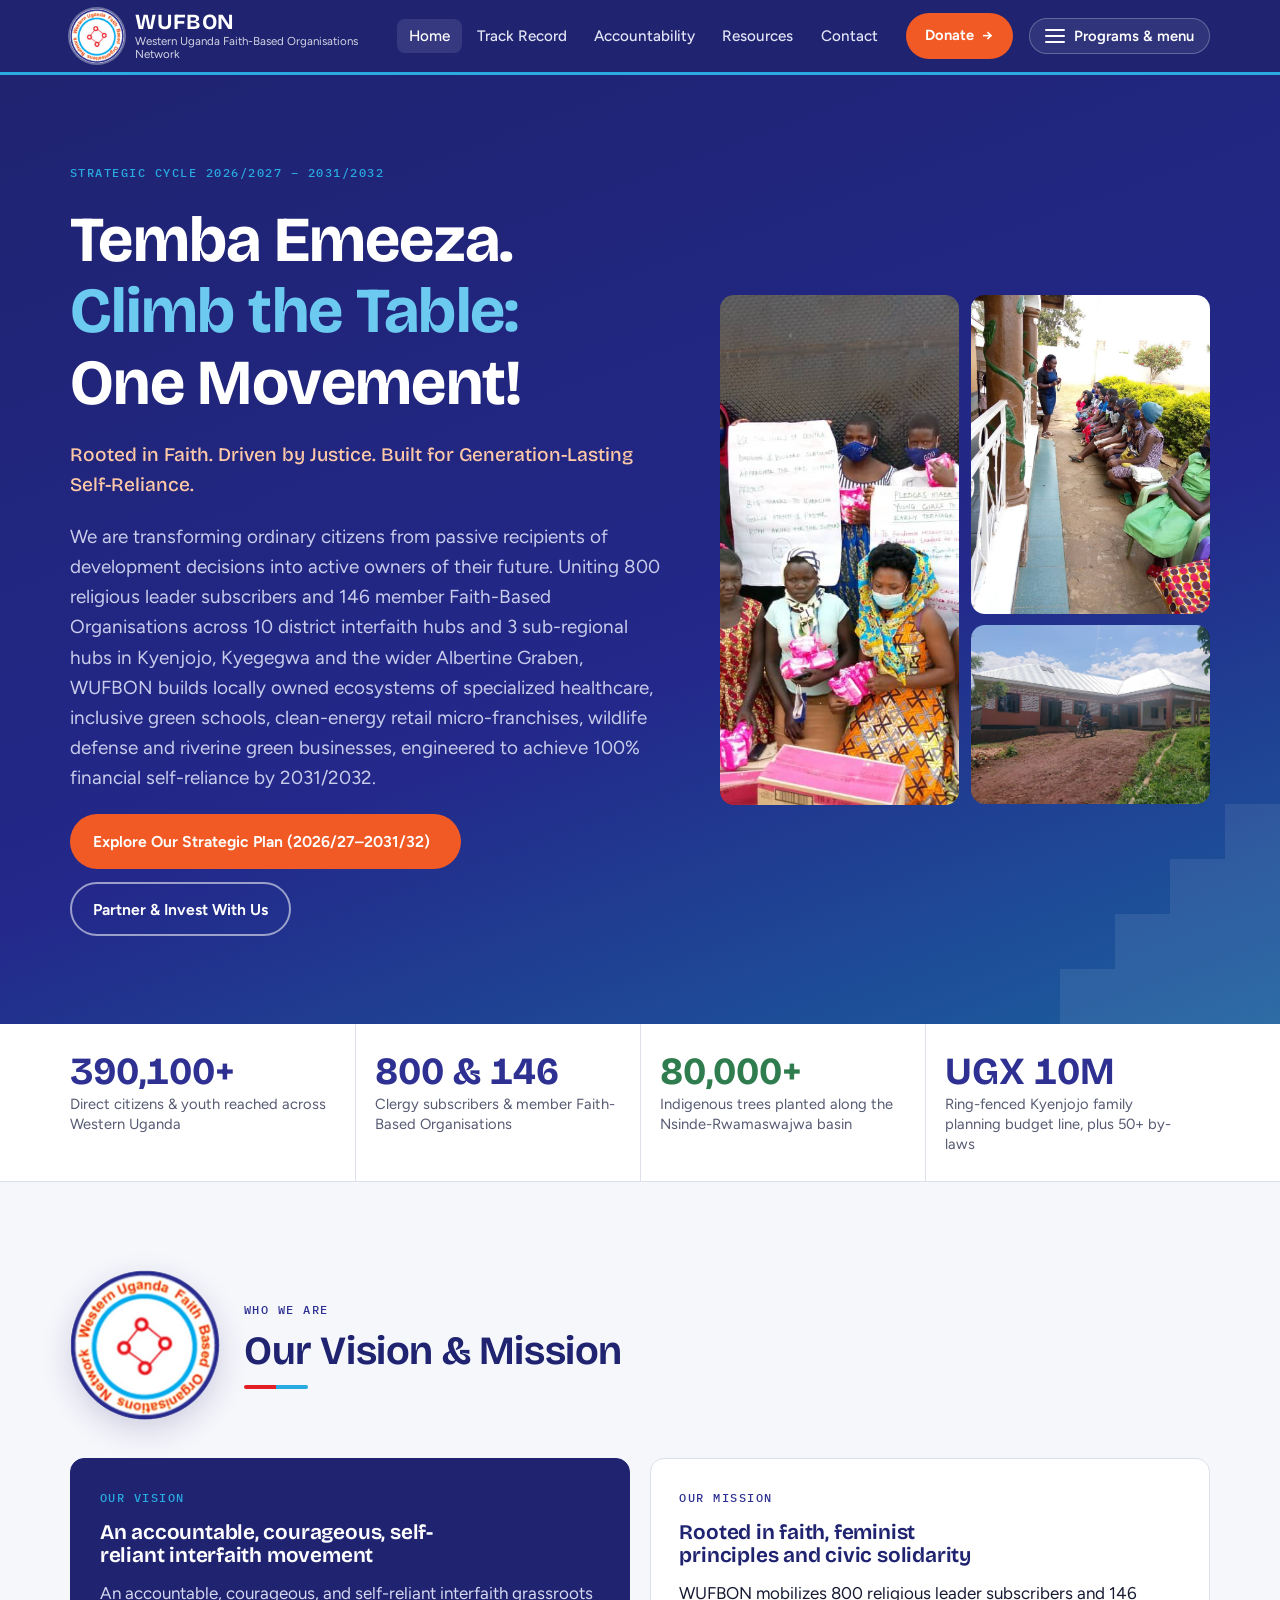
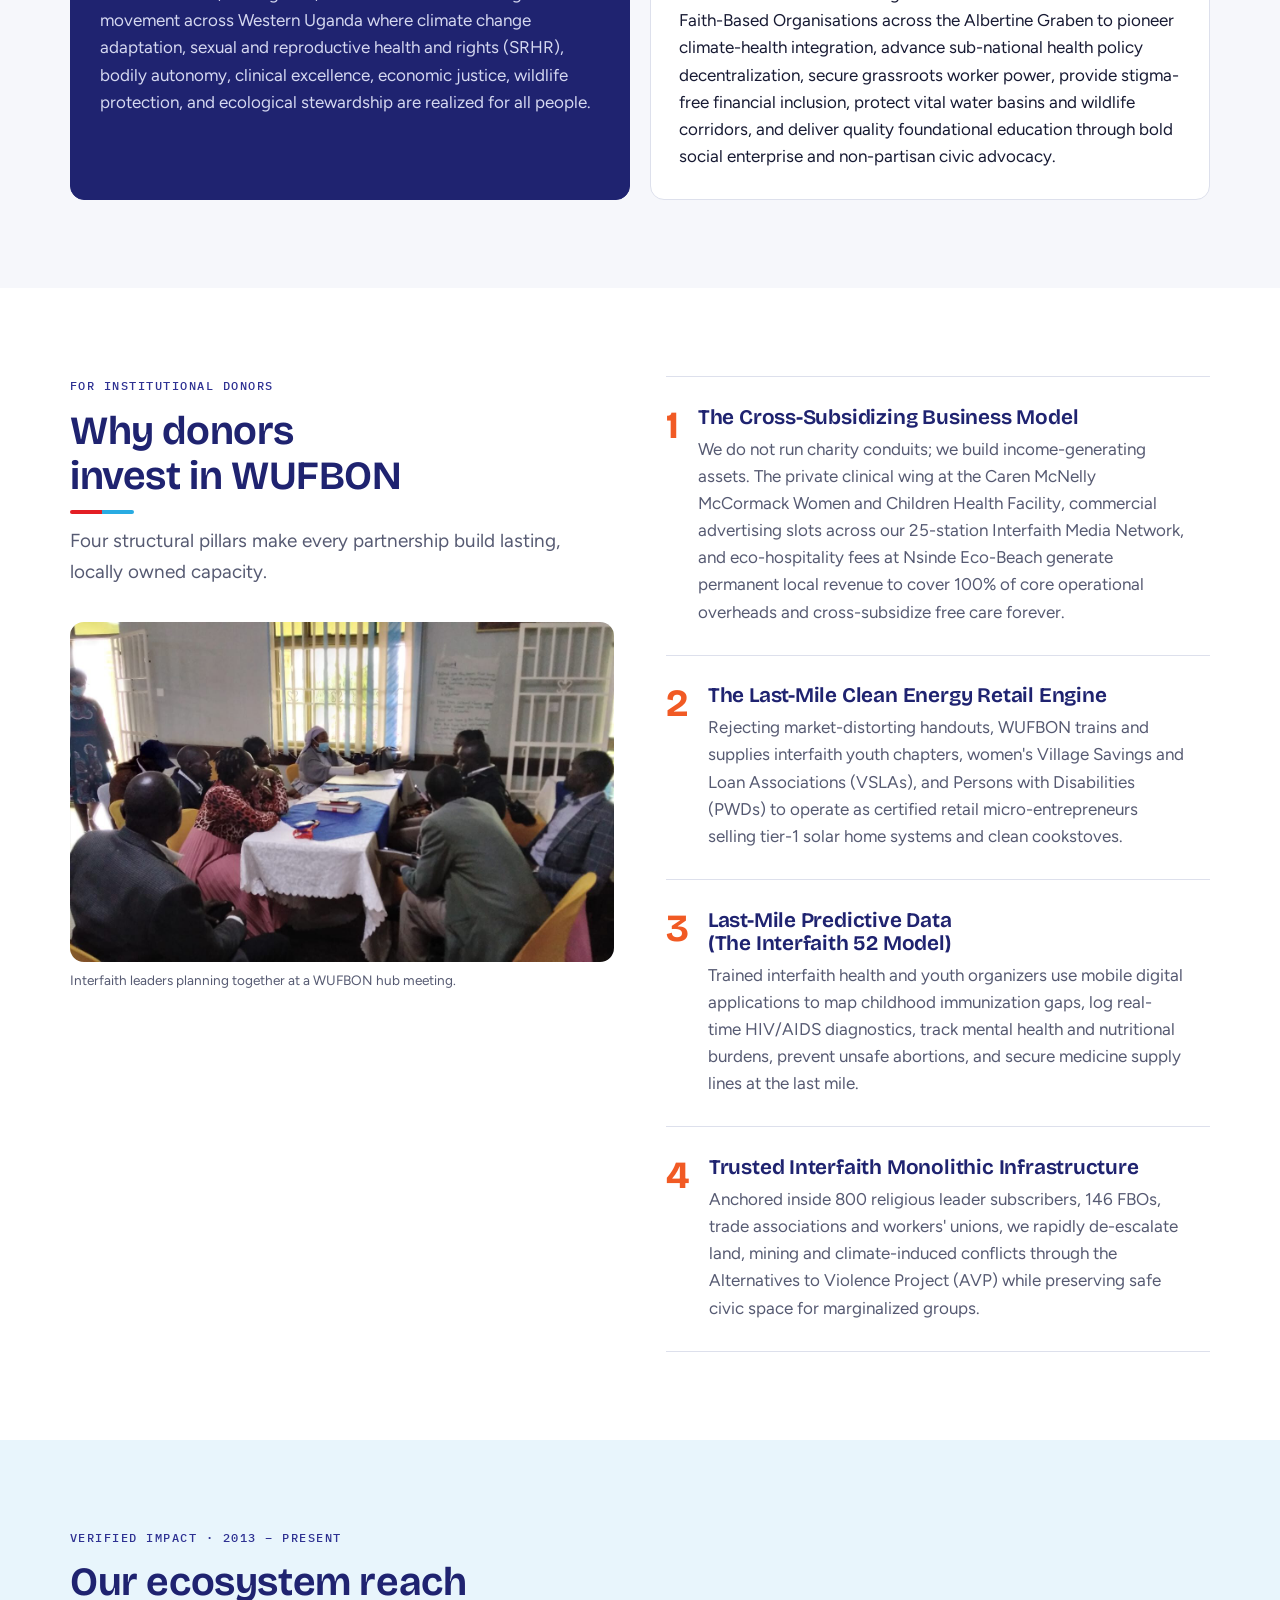
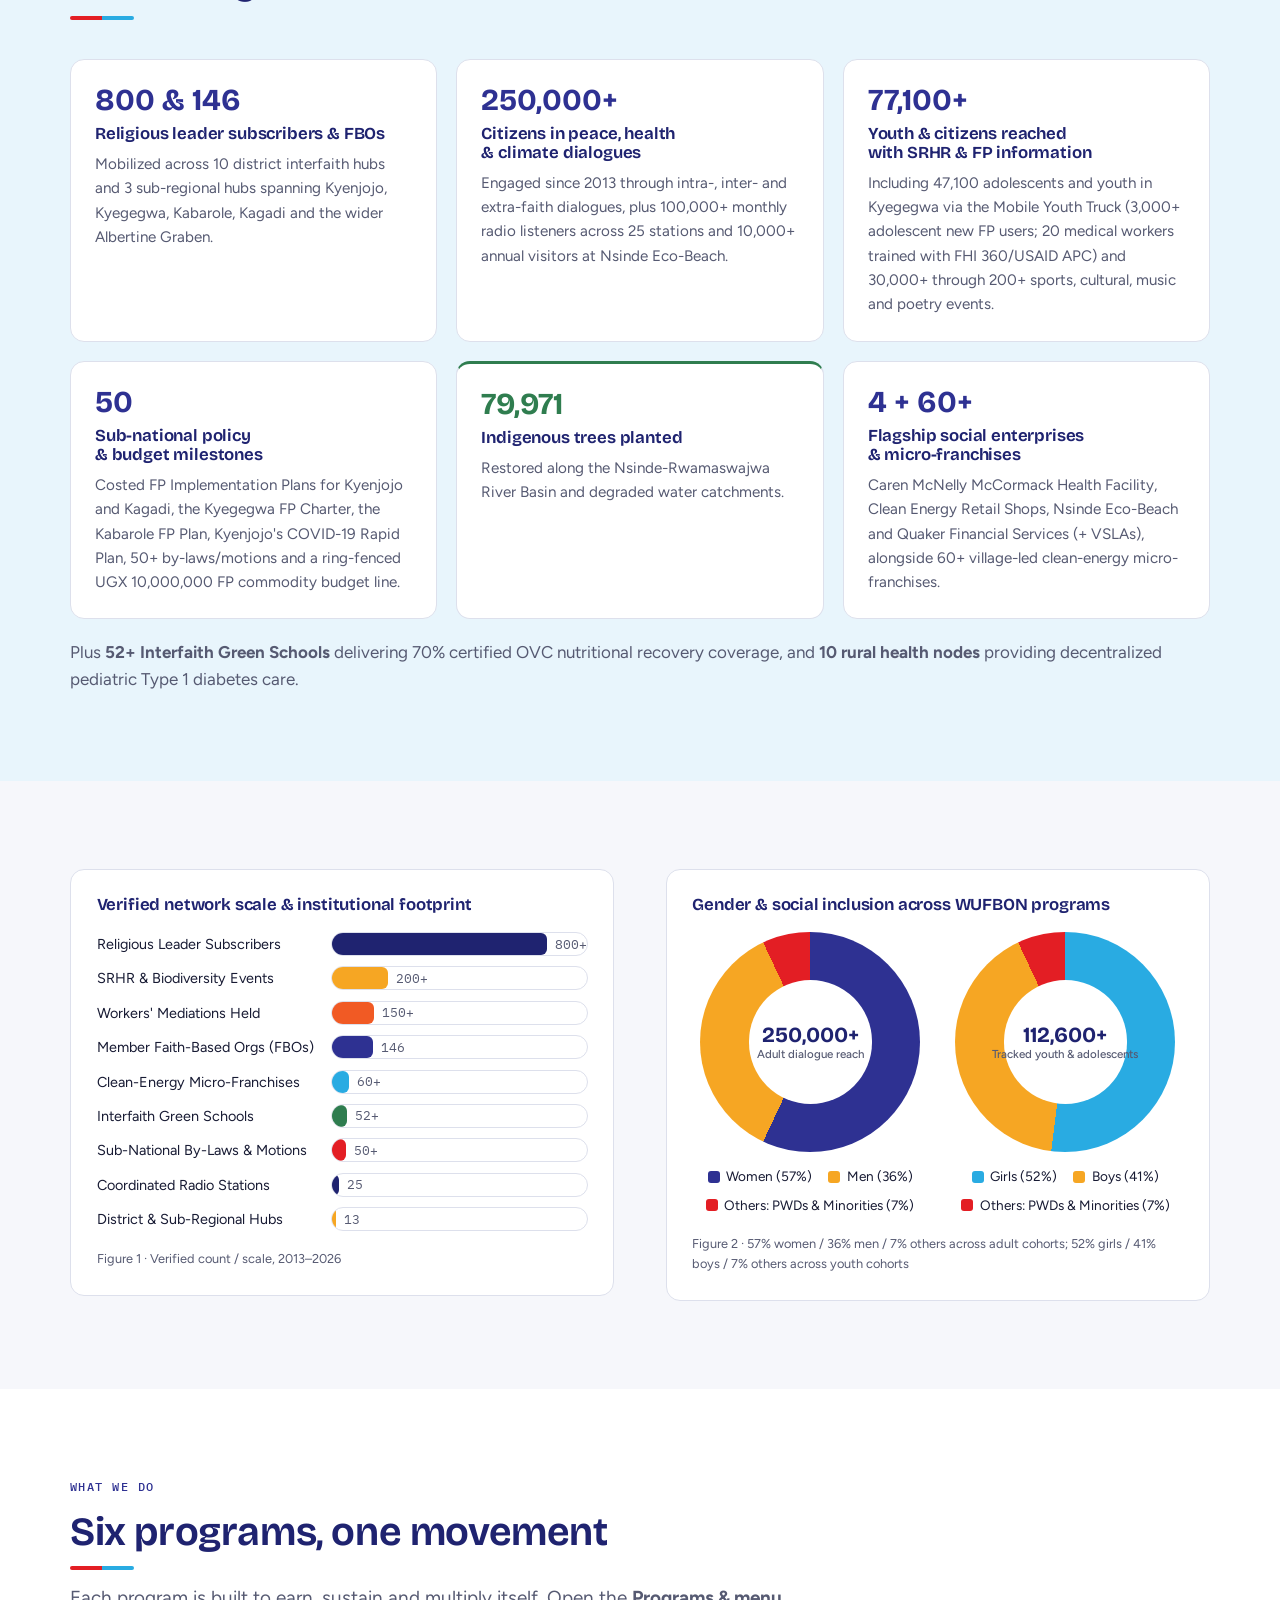
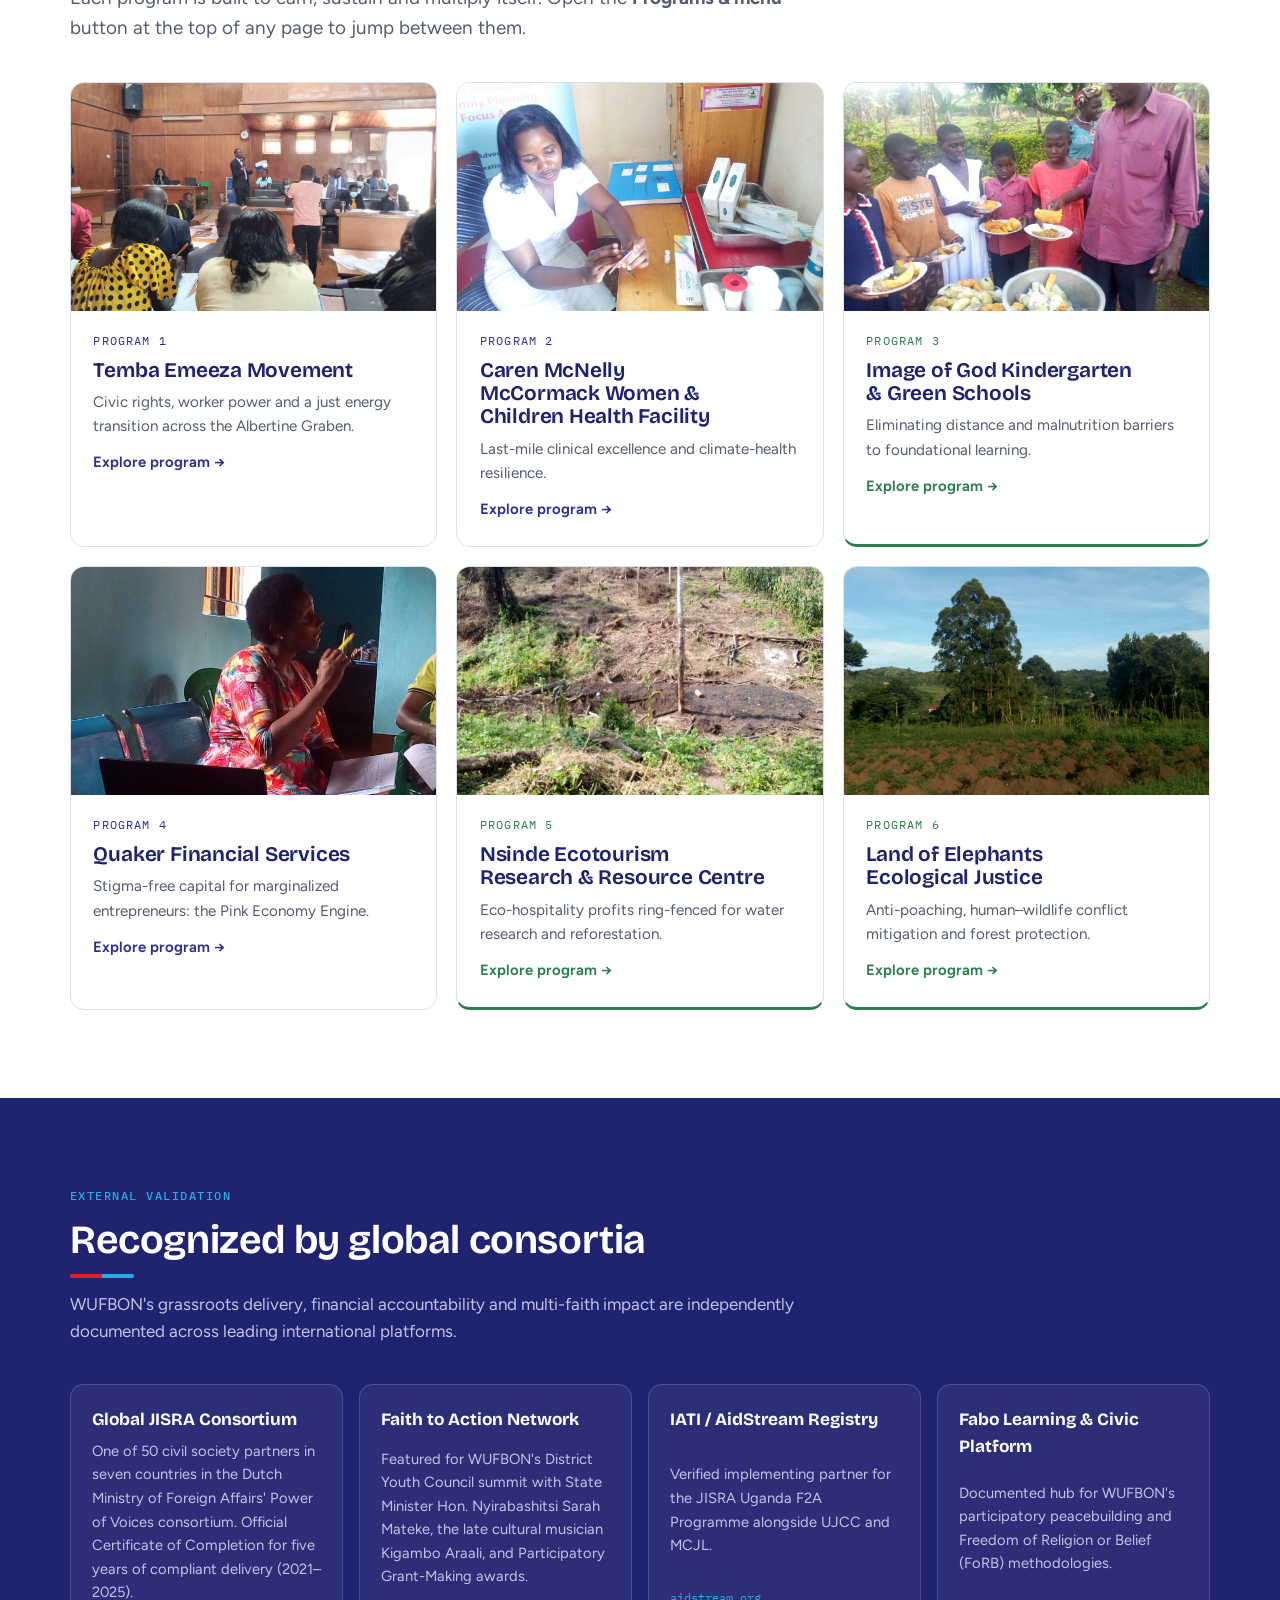
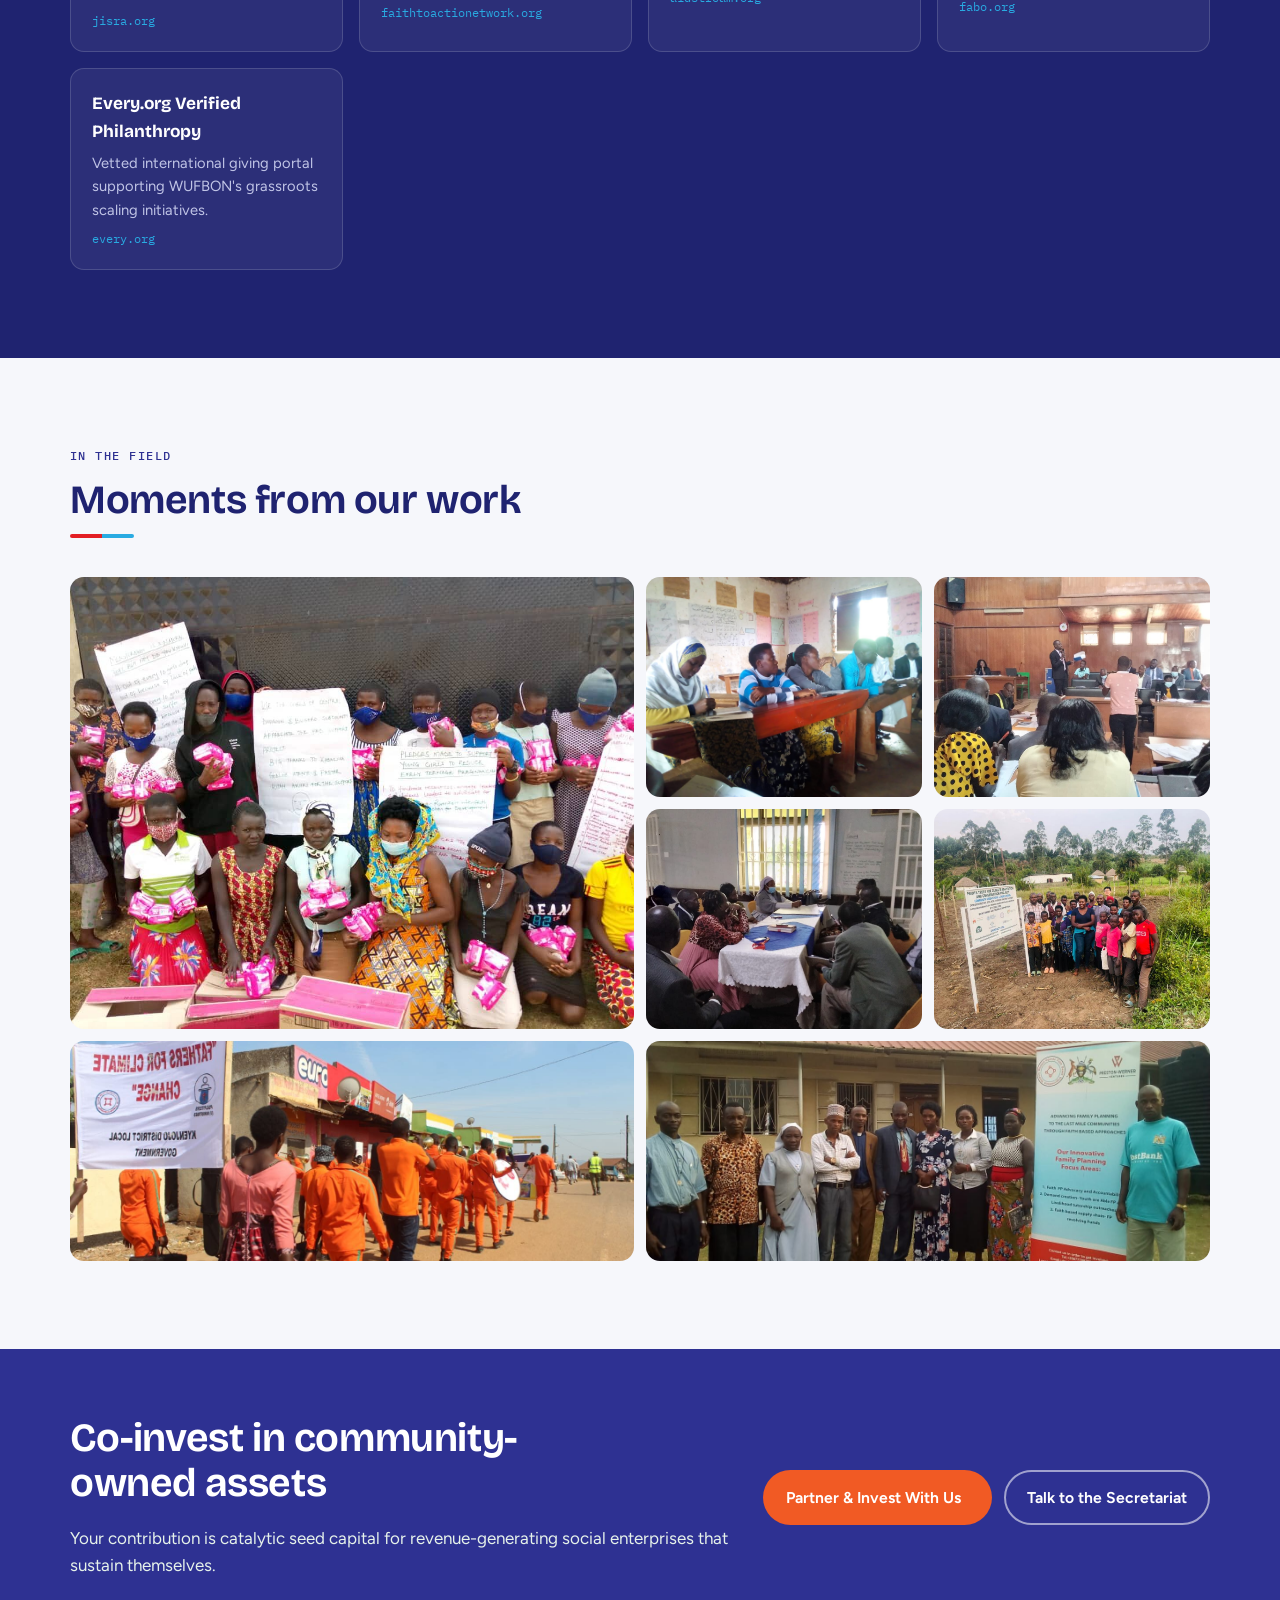
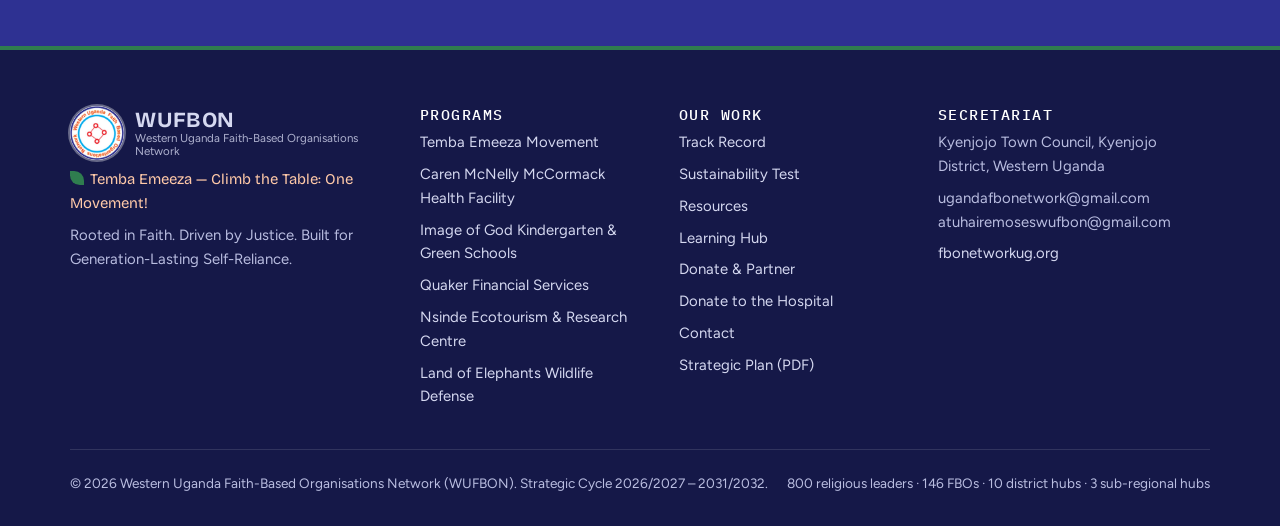
<file: index.html>
<!doctype html>
<html lang="en">
<head>
<meta charset="utf-8">
<meta name="viewport" content="width=device-width, initial-scale=1, viewport-fit=cover">
<title>WUFBON | FBO Network Uganda — Western Uganda</title>
<meta name="claude:viewport-fit-sides" content="cover">
<meta name="description" content="WUFBON (FBO Network Uganda) connects 146 faith-based organisations and 800 religious leaders to build self-reliant communities across Western Uganda.">
<link rel="canonical" href="https://fbonetworkug.org/">
<meta property="og:type" content="website">
<meta property="og:site_name" content="WUFBON">
<meta property="og:locale" content="en_UG">
<meta property="og:title" content="WUFBON | FBO Network Uganda — Western Uganda">
<meta property="og:description" content="WUFBON (FBO Network Uganda) connects 146 faith-based organisations and 800 religious leaders to build self-reliant communities across Western Uganda.">
<meta property="og:url" content="https://fbonetworkug.org/">
<meta property="og:image" content="https://fbonetworkug.org/assets/img/wufbon-logo.png">
<meta property="og:image:alt" content="WUFBON — Western Uganda Faith-Based Organisations Network">
<meta name="twitter:card" content="summary">
<meta name="twitter:title" content="WUFBON | FBO Network Uganda — Western Uganda">
<meta name="twitter:description" content="WUFBON (FBO Network Uganda) connects 146 faith-based organisations and 800 religious leaders to build self-reliant communities across Western Uganda.">
<meta name="twitter:image" content="https://fbonetworkug.org/assets/img/wufbon-logo.png">
<script type="application/ld+json">
{
  "@context": "https://schema.org",
  "@graph": [
    {
      "@type": "NGO",
      "@id": "https://fbonetworkug.org/#organization",
      "name": "Western Uganda Faith-Based Organisations Network",
      "alternateName": ["WUFBON", "FBO Network Uganda", "fbonetwork", "Fbo Network" "FBO Network UG", "FBO Network Uganda", "Western Uganda FBO Network", "Western Uganda Faith-Based Organisations Network", "Western Uganda Faith-Based Organizations Network", ],
      "url": "https://fbonetworkug.org/",
      "logo": "https://fbonetworkug.org/assets/img/wufbon-logo.png",
      "email": "ugandafbonetwork@gmail.com",
      "address": {
        "@type": "PostalAddress",
        "addressLocality": "Kyenjojo Town Council",
        "addressRegion": "Western Uganda",
        "addressCountry": "UG"
      },
      "areaServed": {
        "@type": "AdministrativeArea",
        "name": "Western Uganda"
      }
    },
    {
      "@type": "WebSite",
      "@id": "https://fbonetworkug.org/#website",
      "url": "https://fbonetworkug.org/",
      "name": "WUFBON — FBO Network Uganda",
      "publisher": { "@id": "https://fbonetworkug.org/#organization" },
      "inLanguage": "en-UG"
    }
  ]
}
</script>
<link rel="preconnect" href="https://fonts.googleapis.com"><link rel="preconnect" href="https://fonts.gstatic.com" crossorigin><link rel="stylesheet" href="https://fonts.googleapis.com/css2?family=Bricolage+Grotesque:opsz,wght@12..96,500;12..96,650;12..96,700&family=Figtree:wght@400;500;600;700&family=IBM+Plex+Mono:wght@500&display=swap">
<link rel="icon" type="image/png" href="assets/img/favicon.png">
<link rel="stylesheet" href="assets/css/style.css">
</head>
<body class="">
<a class="skip" href="#main">Skip to content</a>
<header class="site-header">
  <div class="wrap nav">
    <a class="brand" href="index.html" aria-label="WUFBON home"><img class="brand-mark" src="assets/img/wufbon-logo.png" alt="WUFBON logo" width="54" height="54"><span class="brand-text"><strong>WUFBON</strong><span>Western Uganda Faith-Based Organisations Network</span></span></a>
    <ul class="nav-links">
      <li><a href="index.html">Home</a></li>
      <li><a href="projects-and-track-record.html">Track Record</a></li>
      <li><a href="sustainability-test.html">Accountability</a></li>
      <li><a href="resources.html">Resources</a></li>
      <li><a href="contact.html">Contact</a></li>
    </ul>
    <a class="btn btn-primary" href="donate.html">Donate</a>
    <button class="menu-toggle" type="button" data-menu-toggle aria-controls="site-menu" aria-expanded="false"><span class="burger" aria-hidden="true"><span></span><span></span><span></span></span><span class="label">Programs &amp; menu</span></button>
  </div>
</header>

<div class="drawer-backdrop" data-menu-close></div>
<nav class="drawer" id="site-menu" aria-label="Site menu" aria-hidden="true">
  <div class="drawer-head"><a class="brand" href="index.html" style="color:var(--forest)"><img class="brand-mark" src="assets/img/wufbon-logo.png" alt="WUFBON logo" width="54" height="54"><span class="brand-text"><strong style="color:var(--forest)">WUFBON</strong></span></a><button class="drawer-close" type="button" data-menu-close aria-label="Close menu">&times;</button></div>
  <div class="drawer-group"><h2>Our Programs</h2><a href="temba-emeeza-movement.html"><span class="num">01</span><strong>Temba Emeeza Movement</strong><small>Civic rights, worker power & just energy transition</small></a><a href="caren-mccormack-facility.html"><span class="num">02</span><strong>Caren McNelly McCormack Health Facility</strong><small>Women & children's clinical care, climate-health resilience</small></a><a href="green-schools.html"><span class="num">03</span><strong>Image of God Kindergarten & Green Schools</strong><small>52+ interfaith green schools, OVC meals</small></a><a href="quaker-financial-services.html"><span class="num">04</span><strong>Quaker Financial Services</strong><small>Stigma-free capital, the Pink Economy Fund</small></a><a href="conservation-and-ecotourism.html#nsinde"><span class="num">05</span><strong>Nsinde Ecotourism & Research Centre</strong><small>Eco-beach, water lab, riverbank reforestation</small></a><a href="conservation-and-ecotourism.html#elephants"><span class="num">06</span><strong>Land of Elephants Wildlife Defense</strong><small>Anti-poaching, human–wildlife conflict, forests</small></a></div>
  <div class="drawer-group simple"><h2>Our Work &amp; Accountability</h2>
    <a href="projects-and-track-record.html">Track Record (2013–2026)</a>
    <a href="projects-and-track-record.html#policy">Policy &amp; Governance Milestones</a>
    <a href="projects-and-track-record.html#archive">Partnership Archive</a>
    <a href="sustainability-test.html">Five-Question Financial Exit Test</a>
  </div>
  <div class="drawer-group simple"><h2>Resources</h2>
    <a href="resources.html">Resources &amp; Publications</a>
    <a href="learning-hub.html">Learning Hub</a>
  </div>
  <div class="drawer-group simple"><h2>Get Involved</h2>
    <a href="index.html">Home</a>
    <a href="donate.html">Donate &amp; Partner</a>
    <a href="https://www.every.org/western-uganda-fbo-network/f/caren-mcnelly-mccormack">Donate to the Hospital</a>
    <a href="contact.html">Contact Secretariat &amp; Hubs</a>
    <a href="https://fbonetworkug.org/strategic-plan-2026-2032.pdf">Strategic Plan 2026/27–2031/32 (PDF)</a>
  </div>
</nav>
<main id="main">

<section class="hero">
  <svg class="steps-motif" viewBox="0 0 200 200" aria-hidden="true"><path d="M0 200V150h50v-50h50V50h50V0h50v200z" fill="#fff"/></svg>
  <div class="wrap">
    <div class="hero-copy">
      <p class="eyebrow">Strategic Cycle 2026/2027 – 2031/2032</p>
      <h1>Temba Emeeza. <em>Climb the Table:</em> One Movement!</h1>
      <p class="hero-tag">Rooted in Faith. Driven by Justice. Built for Generation-Lasting Self-Reliance.</p>
      <p class="lead">We are transforming ordinary citizens from passive recipients of development decisions into active owners of their future. Uniting 800 religious leader subscribers and 146 member Faith-Based Organisations across 10 district interfaith hubs and 3 sub-regional hubs in Kyenjojo, Kyegegwa and the wider Albertine Graben, WUFBON builds locally owned ecosystems of specialized healthcare, inclusive green schools, clean-energy retail micro-franchises, wildlife defense and riverine green businesses, engineered to achieve 100% financial self-reliance by 2031/2032.</p>
      <div class="cta-row"><a class="btn btn-primary" href="https://fbonetworkug.org/strategic-plan-2026-2032.pdf">Explore Our Strategic Plan (2026/27–2031/32)</a><a class="btn btn-ghost" href="donate.html">Partner &amp; Invest With Us</a></div>
    </div>
    <div class="hero-collage">
      <img src="assets/img/pad-support-pledges.jpg" alt="Girls from Central Division and Busoro sub-county holding sanitary pads and pledge posters at a WUFBON pad support project" class="">
      <img src="assets/img/youth-srhr-session.jpg" alt="A WUFBON facilitator leading an outdoor session with adolescent girls" class="">
      <img src="assets/img/health-facility-building.jpg" alt="The Caren McNelly McCormack Women and Children Health Facility building in Kigoba (Nsinde)" class="">
    </div>
  </div>
</section>

<section class="stats" aria-label="Impact at a glance"><div class="wrap">
  <div class="stat"><b>390,100+</b><span>Direct citizens &amp; youth reached across Western Uganda</span></div>
  <div class="stat"><b>800 &amp; 146</b><span>Clergy subscribers &amp; member Faith-Based Organisations</span></div>
  <div class="stat leaf"><b>80,000+</b><span>Indigenous trees planted along the Nsinde-Rwamaswajwa basin</span></div>
  <div class="stat"><b>UGX 10M</b><span>Ring-fenced Kyenjojo family planning budget line, plus 50+ by-laws</span></div>
</div></section>

<section class="section" id="about"><div class="wrap">
  <div class="section-head" style="grid-template-columns:auto 1fr;align-items:center;gap:1.5rem;max-width:none"><img class="logo-badge" src="assets/img/wufbon-logo.png" alt="Western Uganda Faith Based Organisations Network logo"><div class="stack" style="gap:.6rem"><p class="eyebrow">Who we are</p><h2>Our Vision &amp; Mission</h2></div></div>
  <div class="vm">
    <article><p class="eyebrow">Our Vision</p><h3>An accountable, courageous, self-reliant interfaith movement</h3><p>An accountable, courageous, and self-reliant interfaith grassroots movement across Western Uganda where climate change adaptation, sexual and reproductive health and rights (SRHR), bodily autonomy, clinical excellence, economic justice, wildlife protection, and ecological stewardship are realized for all people.</p></article>
    <article><p class="eyebrow">Our Mission</p><h3>Rooted in faith, feminist principles and civic solidarity</h3><p>WUFBON mobilizes 800 religious leader subscribers and 146 Faith-Based Organisations across the Albertine Graben to pioneer climate-health integration, advance sub-national health policy decentralization, secure grassroots worker power, provide stigma-free financial inclusion, protect vital water basins and wildlife corridors, and deliver quality foundational education through bold social enterprise and non-partisan civic advocacy.</p></article>
  </div>
</div></section>

<section class="section alt"><div class="wrap">
  <div class="split">
    <div class="stack">
      <div class="section-head" style="margin-bottom:1rem"><p class="eyebrow">For institutional donors</p><h2>Why donors invest in WUFBON</h2><p class="lead">Four structural pillars make every partnership build lasting, locally owned capacity.</p></div>
      <figure class="photo"><img src="assets/img/interfaith-dialogue.jpg" alt="Religious and community leaders, including a Catholic sister, in a WUFBON interfaith planning meeting" class=""><figcaption>Interfaith leaders planning together at a WUFBON hub meeting.</figcaption></figure>
    </div>
    <div class="pillars" style="grid-template-columns:1fr">
      <div class="pillar" style="padding-left:0;border-left:0"><span class="n">1</span><h3>The Cross-Subsidizing Business Model</h3><p class="muted">We do not run charity conduits; we build income-generating assets. The private clinical wing at the Caren McNelly McCormack Women and Children Health Facility, commercial advertising slots across our 25-station Interfaith Media Network, and eco-hospitality fees at Nsinde Eco-Beach generate permanent local revenue to cover 100% of core operational overheads and cross-subsidize free care forever.</p></div>
      <div class="pillar" style="padding-left:0;border-left:0"><span class="n">2</span><h3>The Last-Mile Clean Energy Retail Engine</h3><p class="muted">Rejecting market-distorting handouts, WUFBON trains and supplies interfaith youth chapters, women's Village Savings and Loan Associations (VSLAs), and Persons with Disabilities (PWDs) to operate as certified retail micro-entrepreneurs selling tier-1 solar home systems and clean cookstoves.</p></div>
      <div class="pillar" style="padding-left:0;border-left:0"><span class="n">3</span><h3>Last-Mile Predictive Data (The Interfaith 52 Model)</h3><p class="muted">Trained interfaith health and youth organizers use mobile digital applications to map childhood immunization gaps, log real-time HIV/AIDS diagnostics, track mental health and nutritional burdens, prevent unsafe abortions, and secure medicine supply lines at the last mile.</p></div>
      <div class="pillar" style="padding-left:0;border-left:0"><span class="n">4</span><h3>Trusted Interfaith Monolithic Infrastructure</h3><p class="muted">Anchored inside 800 religious leader subscribers, 146 FBOs, trade associations and workers' unions, we rapidly de-escalate land, mining and climate-induced conflicts through the Alternatives to Violence Project (AVP) while preserving safe civic space for marginalized groups.</p></div>
    </div>
  </div>
</div></section>

<section class="section tint"><div class="wrap">
  <div class="section-head"><p class="eyebrow">Verified impact · 2013 – present</p><h2>Our ecosystem reach</h2></div>
  <div class="reach">
    <article><b>800 &amp; 146</b><h3>Religious leader subscribers &amp; FBOs</h3><p>Mobilized across 10 district interfaith hubs and 3 sub-regional hubs spanning Kyenjojo, Kyegegwa, Kabarole, Kagadi and the wider Albertine Graben.</p></article>
    <article><b>250,000+</b><h3>Citizens in peace, health &amp; climate dialogues</h3><p>Engaged since 2013 through intra-, inter- and extra-faith dialogues, plus 100,000+ monthly radio listeners across 25 stations and 10,000+ annual visitors at Nsinde Eco-Beach.</p></article>
    <article><b>77,100+</b><h3>Youth &amp; citizens reached with SRHR &amp; FP information</h3><p>Including 47,100 adolescents and youth in Kyegegwa via the Mobile Youth Truck (3,000+ adolescent new FP users; 20 medical workers trained with FHI 360/USAID APC) and 30,000+ through 200+ sports, cultural, music and poetry events.</p></article>
    <article><b>50+</b><h3>Sub-national policy &amp; budget milestones</h3><p>Costed FP Implementation Plans for Kyenjojo and Kagadi, the Kyegegwa FP Charter, the Kabarole FP Plan, Kyenjojo's COVID-19 Rapid Plan, 50+ by-laws/motions and a ring-fenced UGX 10,000,000 FP commodity budget line.</p></article>
    <article class="leaf"><b>80,000+</b><h3>Indigenous trees planted</h3><p>Restored along the Nsinde-Rwamaswajwa River Basin and degraded water catchments.</p></article>
    <article><b>4 + 60+</b><h3>Flagship social enterprises &amp; micro-franchises</h3><p>Caren McNelly McCormack Health Facility, Clean Energy Retail Shops, Nsinde Eco-Beach and Quaker Financial Services (+ VSLAs), alongside 60+ village-led clean-energy micro-franchises.</p></article>
  </div>
  <p class="muted" style="margin-top:1.2rem">Plus <strong>52+ Interfaith Green Schools</strong> delivering 70% certified OVC nutritional recovery coverage, and <strong>10 rural health nodes</strong> providing decentralized pediatric Type 1 diabetes care.</p>
</div></section>

<section class="section"><div class="wrap">
  <div class="split">
    <div class="chart"><h3>Verified network scale &amp; institutional footprint</h3><div class="hbars"><div class="hbar"><span class="lbl">Religious Leader Subscribers</span><span class="track"><span class="fill" style="width:88.0%;background:var(--forest)"></span><span class="val">800+</span></span></div><div class="hbar"><span class="lbl">SRHR &amp; Biodiversity Events</span><span class="track"><span class="fill" style="width:22.0%;background:var(--river)"></span><span class="val">200+</span></span></div><div class="hbar"><span class="lbl">Workers' Mediations Held</span><span class="track"><span class="fill" style="width:16.5%;background:var(--ochre)"></span><span class="val">150+</span></span></div><div class="hbar"><span class="lbl">Member Faith-Based Orgs (FBOs)</span><span class="track"><span class="fill" style="width:16.1%;background:var(--leaf)"></span><span class="val">146</span></span></div><div class="hbar"><span class="lbl">Clean-Energy Micro-Franchises</span><span class="track"><span class="fill" style="width:6.6%;background:var(--mint)"></span><span class="val">60+</span></span></div><div class="hbar"><span class="lbl">Interfaith Green Schools</span><span class="track"><span class="fill" style="width:5.7%;background:var(--green)"></span><span class="val">52+</span></span></div><div class="hbar"><span class="lbl">Sub-National By-Laws &amp; Motions</span><span class="track"><span class="fill" style="width:5.5%;background:var(--coral)"></span><span class="val">50+</span></span></div><div class="hbar"><span class="lbl">Coordinated Radio Stations</span><span class="track"><span class="fill" style="width:2.8%;background:var(--forest)"></span><span class="val">25</span></span></div><div class="hbar"><span class="lbl">District &amp; Sub-Regional Hubs</span><span class="track"><span class="fill" style="width:1.4%;background:var(--river)"></span><span class="val">13</span></span></div></div><p class="src">Figure 1 · Verified count / scale, 2013–2026</p></div>
    <div class="chart"><h3>Gender &amp; social inclusion across WUFBON programs</h3>
      <div class="donuts"><div class="donut-card"><div class="donut" style="background:conic-gradient(var(--leaf) 0% 57%, var(--river) 57% 93%, var(--coral) 93% 100%)" role="img" aria-label="Adult dialogue reach: Women 57%, Men 36%, Others: PWDs &amp; Minorities 7%"><span>250,000+<small>Adult dialogue reach</small></span></div><ul class="legend"><li><i style="background:var(--leaf)"></i>Women (57%)</li><li><i style="background:var(--river)"></i>Men (36%)</li><li><i style="background:var(--coral)"></i>Others: PWDs &amp; Minorities (7%)</li></ul></div><div class="donut-card"><div class="donut" style="background:conic-gradient(var(--mint) 0% 52%, var(--river) 52% 93%, var(--coral) 93% 100%)" role="img" aria-label="Tracked youth &amp; adolescents: Girls 52%, Boys 41%, Others: PWDs &amp; Minorities 7%"><span>112,600+<small>Tracked youth &amp; adolescents</small></span></div><ul class="legend"><li><i style="background:var(--mint)"></i>Girls (52%)</li><li><i style="background:var(--river)"></i>Boys (41%)</li><li><i style="background:var(--coral)"></i>Others: PWDs &amp; Minorities (7%)</li></ul></div></div>
      <p class="src">Figure 2 · 57% women / 36% men / 7% others across adult cohorts; 52% girls / 41% boys / 7% others across youth cohorts</p></div>
  </div>
</div></section>

<section class="section alt"><div class="wrap">
  <div class="section-head"><p class="eyebrow">What we do</p><h2>Six programs, one movement</h2><p class="lead">Each program is built to earn, sustain and multiply itself. Open the <strong>Programs &amp; menu</strong> button at the top of any page to jump between them.</p></div>
  <div class="programs">
    <a class="program-card" href="temba-emeeza-movement.html"><img src="assets/img/district-council-advocacy.jpg" alt="A WUFBON advocate addressing a district council session" class=""><div class="body"><span class="tag">Program 1</span><h3>Temba Emeeza Movement</h3><p>Civic rights, worker power and a just energy transition across the Albertine Graben.</p><span class="more">Explore program →</span></div></a>
    <a class="program-card" href="caren-mccormack-facility.html"><img src="assets/img/nurse-nsinde.jpg" alt="A nurse preparing family planning supplies at the Nsinde health facility" class=""><div class="body"><span class="tag">Program 2</span><h3>Caren McNelly McCormack Women &amp; Children Health Facility</h3><p>Last-mile clinical excellence and climate-health resilience.</p><span class="more">Explore program →</span></div></a>
    <a class="program-card nature" href="green-schools.html"><img src="assets/img/nyarukoma-school-meal.jpg" alt="Pupils served a nutritious meal at a cookery demonstration at Nyarukoma Primary School" class=""><div class="body"><span class="tag">Program 3</span><h3>Image of God Kindergarten &amp; Green Schools</h3><p>Eliminating distance and malnutrition barriers to foundational learning.</p><span class="more">Explore program →</span></div></a>
    <a class="program-card" href="quaker-financial-services.html"><img src="assets/img/community-leader-speaking.jpg" alt="A community leader speaking at an enterprise and savings meeting" class=""><div class="body"><span class="tag">Program 4</span><h3>Quaker Financial Services</h3><p>Stigma-free capital for marginalized entrepreneurs: the Pink Economy Engine.</p><span class="more">Explore program →</span></div></a>
    <a class="program-card nature" href="conservation-and-ecotourism.html#nsinde"><img src="assets/img/tree-planting-nsinde.jpg" alt="Newly planted tree seedlings at Nsinde" class=""><div class="body"><span class="tag">Program 5</span><h3>Nsinde Ecotourism Research &amp; Resource Centre</h3><p>Eco-hospitality profits ring-fenced for water research and reforestation.</p><span class="more">Explore program →</span></div></a>
    <a class="program-card nature" href="conservation-and-ecotourism.html#elephants"><img src="assets/img/kyenjojo-farmland-trees.jpg" alt="Trees and farmland in the hills of Kyenjojo District" class=""><div class="body"><span class="tag">Program 6</span><h3>Land of Elephants Ecological Justice</h3><p>Anti-poaching, human–wildlife conflict mitigation and forest protection.</p><span class="more">Explore program →</span></div></a>
  </div>
</div></section>

<section class="section dark"><div class="wrap">
  <div class="section-head"><p class="eyebrow">External validation</p><h2>Recognized by global consortia</h2><p style="color:#c0c4e6">WUFBON's grassroots delivery, financial accountability and multi-faith impact are independently documented across leading international platforms.</p></div>
  <div class="validation">
    <a href="https://jisra.org/"><strong>Global JISRA Consortium</strong><span>One of 50 civil society partners in seven countries in the Dutch Ministry of Foreign Affairs' Power of Voices consortium. Official Certificate of Completion for five years of compliant delivery (2021–2025).</span><em>jisra.org</em></a>
    <a href="https://faithtoactionetwork.org/"><strong>Faith to Action Network</strong><span>Featured for WUFBON's District Youth Council summit with State Minister Hon. Nyirabashitsi Sarah Mateke, the late cultural musician Kigambo Araali, and Participatory Grant-Making awards.</span><em>faithtoactionetwork.org</em></a>
    <a href="https://aidstream.org/who-is-using/KE-NCB-2180511403539790/46948"><strong>IATI / AidStream Registry</strong><span>Verified implementing partner for the JISRA Uganda F2A Programme alongside UJCC and MCJL.</span><em>aidstream.org</em></a>
    <a href="https://fabo.org/category/western-uganda-faith-based-organisations-network-jisra-4868"><strong>Fabo Learning &amp; Civic Platform</strong><span>Documented hub for WUFBON's participatory peacebuilding and Freedom of Religion or Belief (FoRB) methodologies.</span><em>fabo.org</em></a>
    <a href="https://www.every.org/western-uganda-fbo-network/f/scaling-joint-initiative"><strong>Every.org Verified Philanthropy</strong><span>Vetted international giving portal supporting WUFBON's grassroots scaling initiatives.</span><em>every.org</em></a>
  </div>
</div></section>

<section class="section"><div class="wrap">
  <div class="section-head"><p class="eyebrow">In the field</p><h2>Moments from our work</h2></div>
  <div class="gallery">
    <img src="assets/img/pad-support-pledges.jpg" alt="Girls holding sanitary pads and pledge posters" class="wide tall">
    <img src="assets/img/community-training.jpg" alt="Women and men of different faiths taking notes during a community training in a classroom" class="">
    <img src="assets/img/district-council-advocacy.jpg" alt="WUFBON advocacy at a district council session" class="">
    <img src="assets/img/interfaith-dialogue.jpg" alt="Interfaith leaders around a table" class="">
    <img src="assets/img/fruit-trees-climate-project.jpg" alt="Community members at the Fruit Trees for Climate Adaptation and Conservation Project site" class="">
    <img src="assets/img/mobile-outreach-march.jpg" alt="Youth in orange marching with a Fathers for Climate Change banner during a mobile outreach in Kyenjojo town" class="wide">
    <img src="assets/img/advancing-fp-faith-leaders-group.jpg" alt="Faith leaders, a Catholic sister and partners beside an Advancing Family Planning through Faith-Based Approaches banner" class="wide">
  </div>
</div></section>
<section class="cta-band"><div class="wrap"><div class="stack"><h2>Co-invest in community-owned assets</h2><p>Your contribution is catalytic seed capital for revenue-generating social enterprises that sustain themselves.</p></div><div class="cta-row"><a class="btn btn-primary" href="donate.html">Partner &amp; Invest With Us</a><a class="btn btn-ghost" href="contact.html">Talk to the Secretariat</a></div></div></section>

</main>

<footer class="site-footer">
  <div class="wrap">
    <div class="footer-cols">
      <div><a class="brand" href="index.html"><img class="brand-mark" src="assets/img/wufbon-logo.png" alt="WUFBON logo" width="54" height="54"><span class="brand-text"><strong>WUFBON</strong><span>Western Uganda Faith-Based Organisations Network</span></span></a>
        <p class="slogan">Temba Emeeza — Climb the Table: One Movement!</p>
        <p>Rooted in Faith. Driven by Justice. Built for Generation-Lasting Self-Reliance.</p></div>
      <div><h3>Programs</h3><a href="temba-emeeza-movement.html">Temba Emeeza Movement</a><a href="caren-mccormack-facility.html">Caren McNelly McCormack Health Facility</a><a href="green-schools.html">Image of God Kindergarten & Green Schools</a><a href="quaker-financial-services.html">Quaker Financial Services</a><a href="conservation-and-ecotourism.html#nsinde">Nsinde Ecotourism & Research Centre</a><a href="conservation-and-ecotourism.html#elephants">Land of Elephants Wildlife Defense</a></div>
      <div><h3>Our Work</h3><a href="projects-and-track-record.html">Track Record</a><a href="sustainability-test.html">Sustainability Test</a><a href="resources.html">Resources</a><a href="learning-hub.html">Learning Hub</a><a href="donate.html">Donate &amp; Partner</a><a href="https://www.every.org/western-uganda-fbo-network/f/caren-mcnelly-mccormack">Donate to the Hospital</a><a href="contact.html">Contact</a><a href="https://fbonetworkug.org/strategic-plan-2026-2032.pdf">Strategic Plan (PDF)</a></div>
      <div><h3>Secretariat</h3><p>Kyenjojo Town Council, Kyenjojo District, Western Uganda</p><p>ugandafbonetwork@gmail.com<br>atuhairemoseswufbon@gmail.com</p><a href="https://fbonetworkug.org">fbonetworkug.org</a></div>
    </div>
    <div class="footer-bottom"><span>© <span id="year">2026</span> Western Uganda Faith-Based Organisations Network (WUFBON). Strategic Cycle 2026/2027 – 2031/2032.</span><span>800 religious leaders · 146 FBOs · 10 district hubs · 3 sub-regional hubs</span></div>
  </div>
</footer>
<button class="to-top" id="to-top" type="button" aria-label="Back to top"><svg class="ring" viewBox="0 0 52 52" aria-hidden="true"><circle cx="26" cy="26" r="24" class="ring-bg"/><circle cx="26" cy="26" r="24" class="ring-fg" id="to-top-ring"/></svg><svg class="arrow" viewBox="0 0 24 24" aria-hidden="true"><path d="M12 19V5M5 12l7-7 7 7" fill="none" stroke="currentColor" stroke-width="2.4" stroke-linecap="round" stroke-linejoin="round"/></svg></button>
<script src="assets/js/main.js"></script>
</body>
</html>
</file>
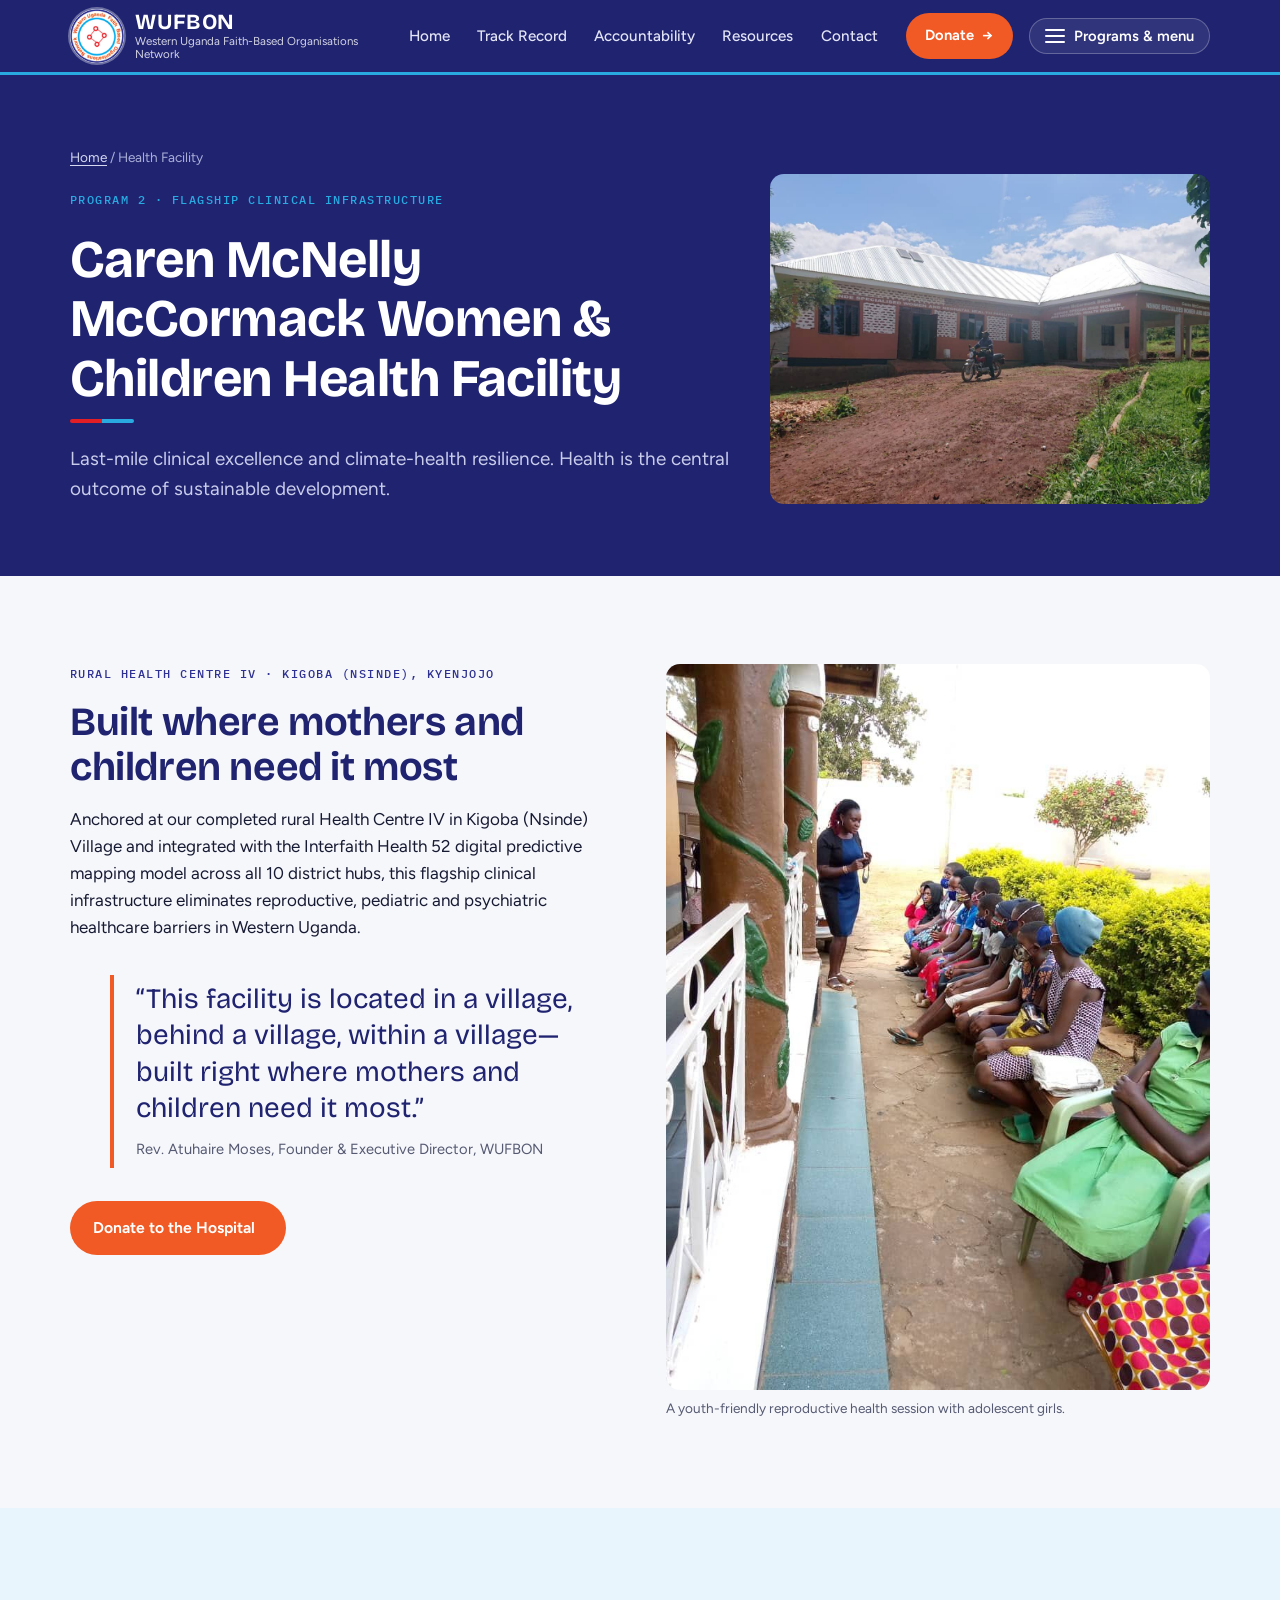
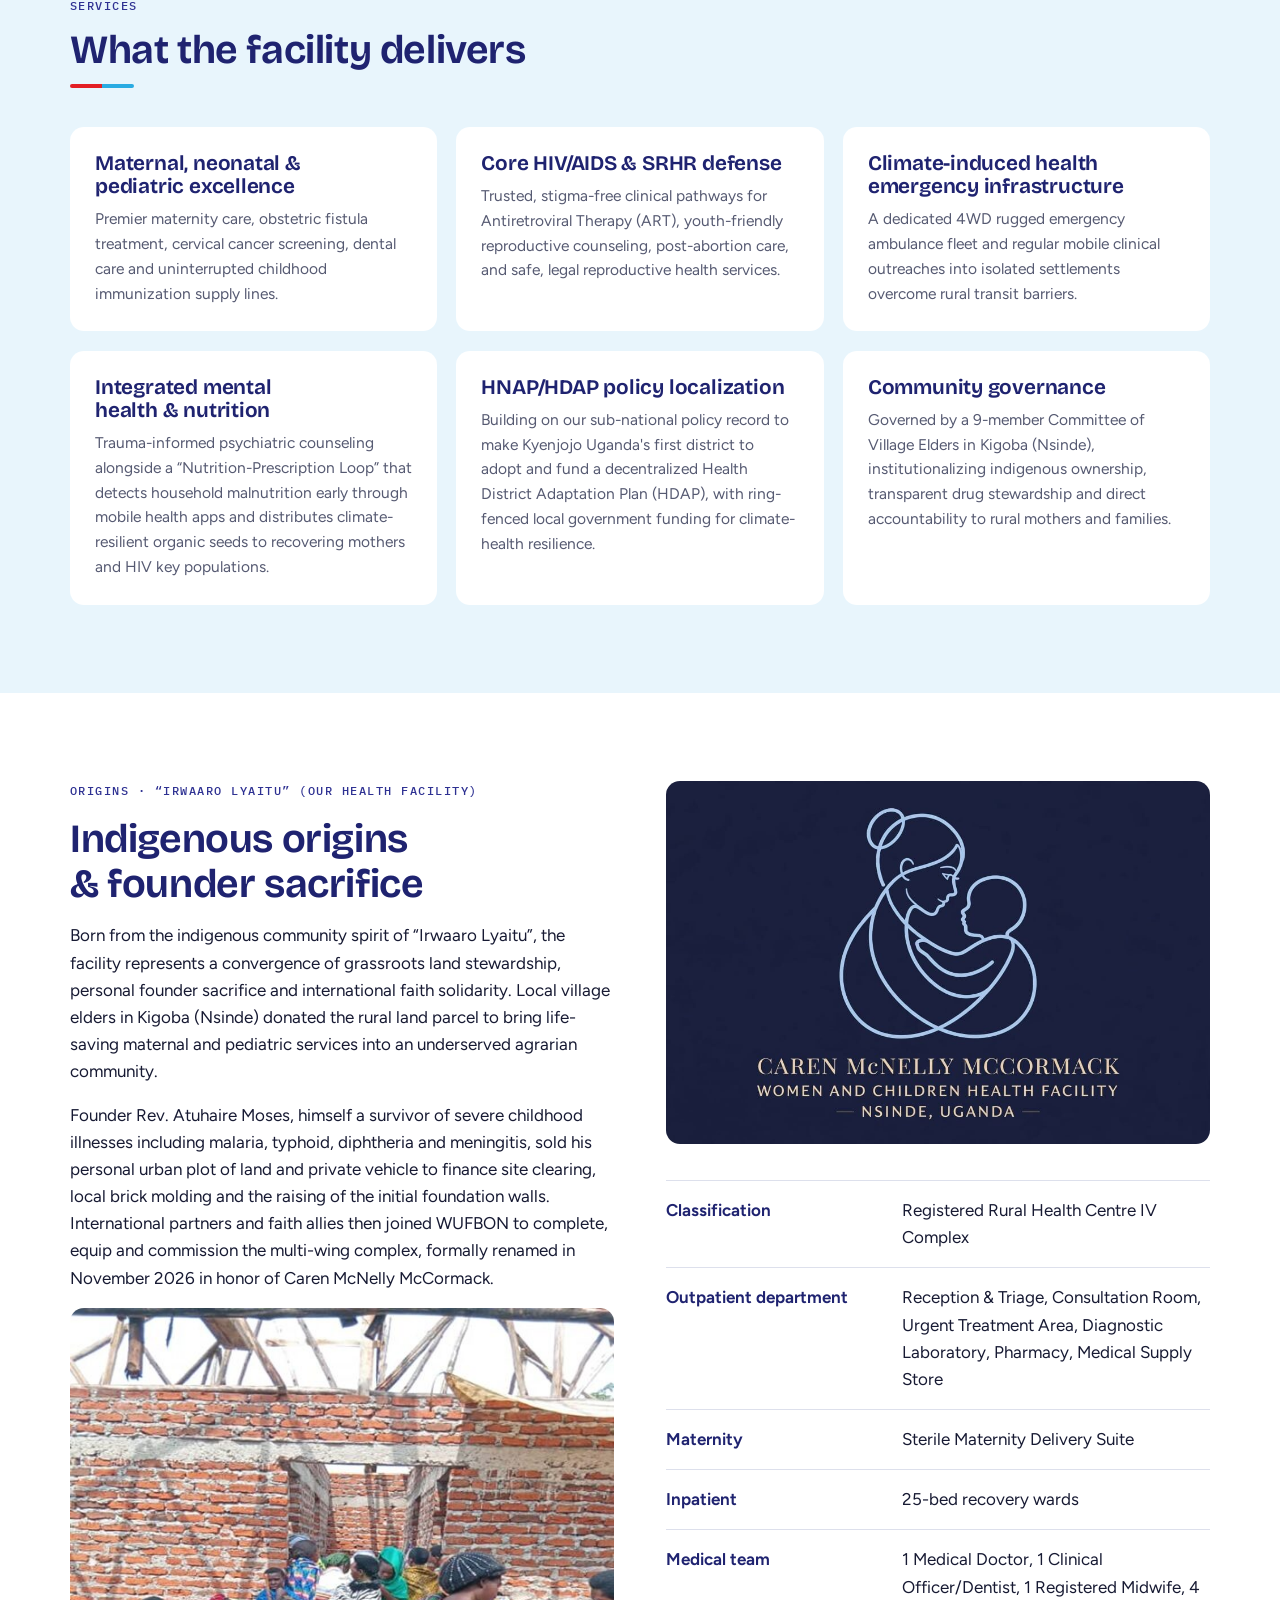
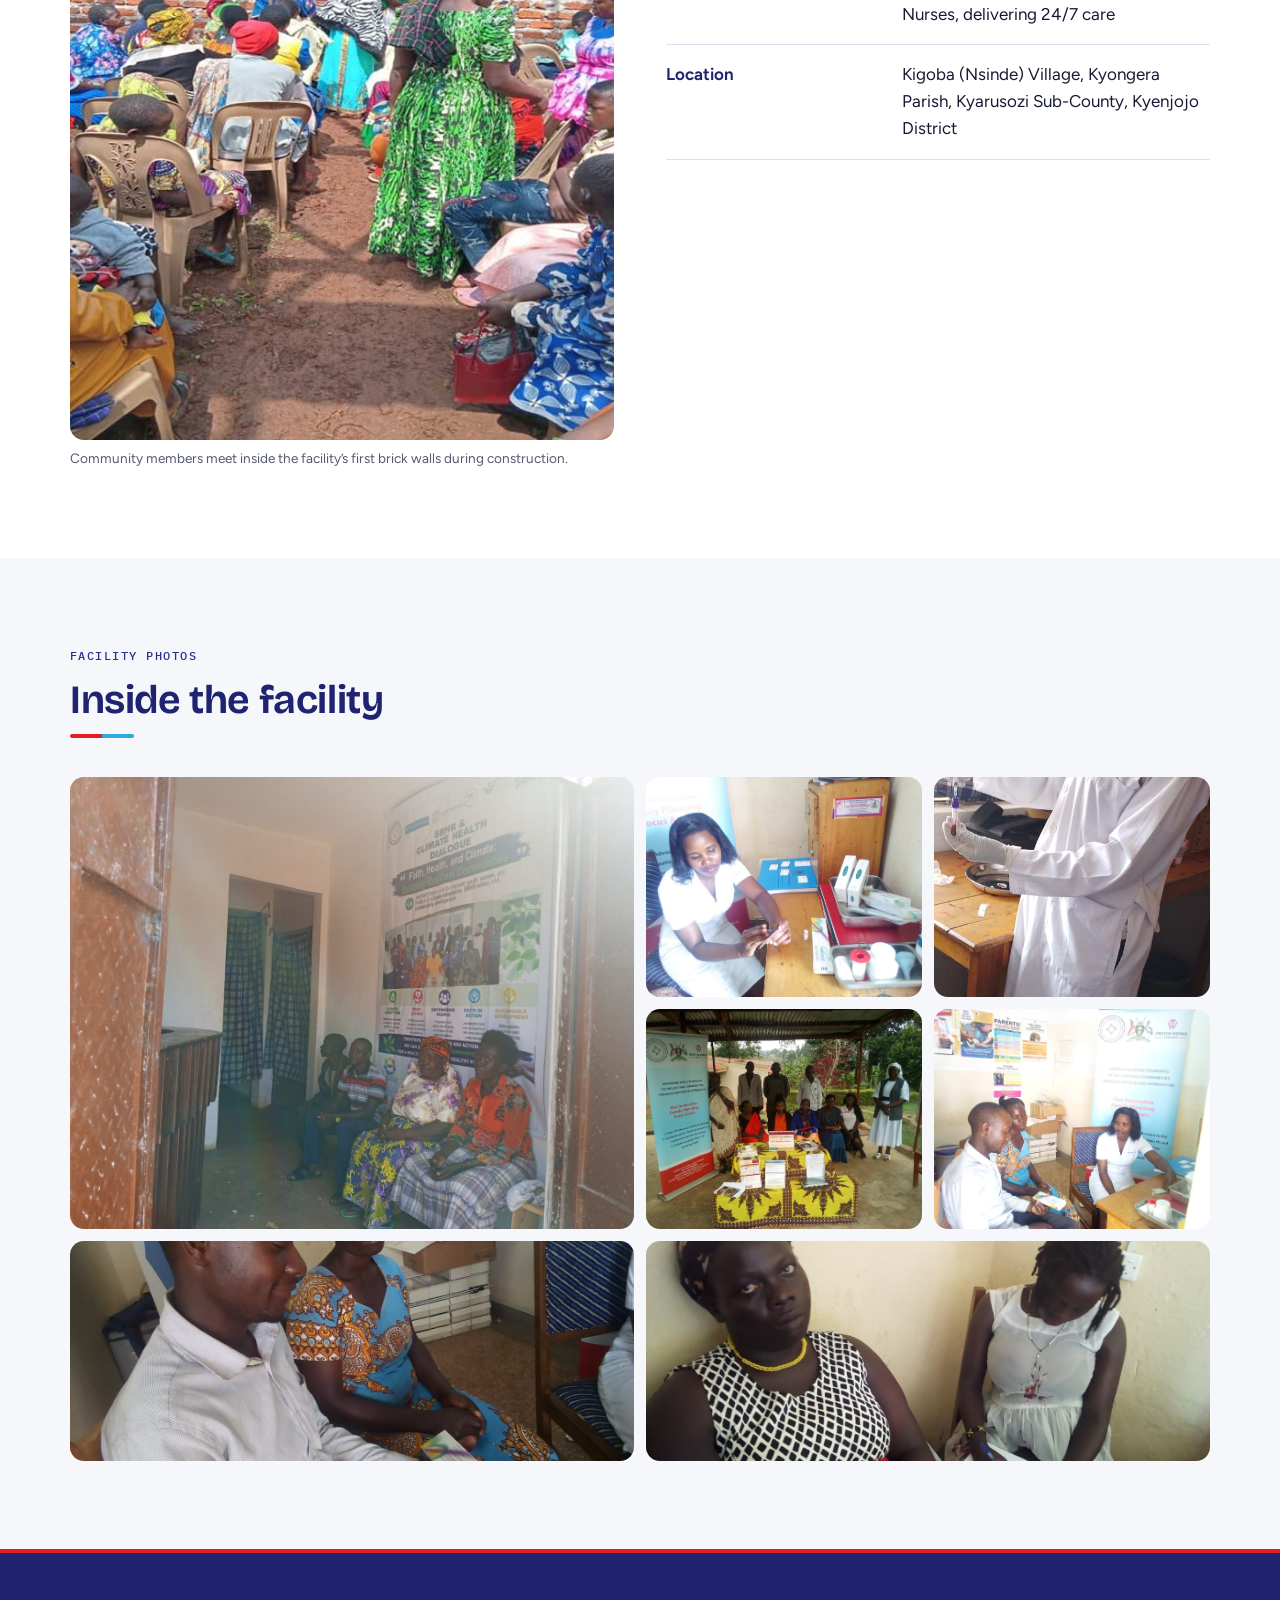
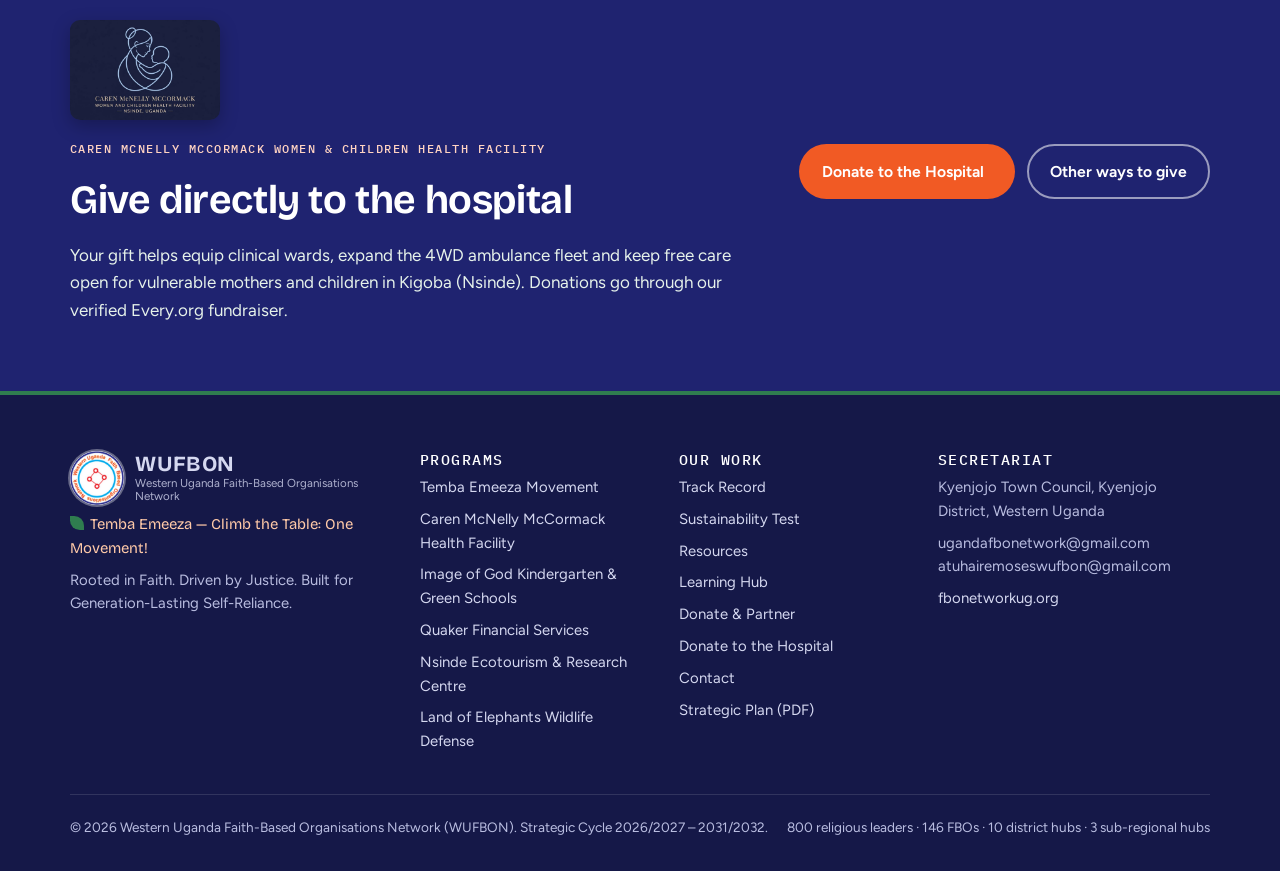
<file: caren-mccormack-facility.html>
<!doctype html>
<html lang="en">
<head>
<meta charset="utf-8">
<meta name="viewport" content="width=device-width, initial-scale=1, viewport-fit=cover">
<title>Caren McNelly McCormack Health Facility | WUFBON</title>
<meta name="claude:viewport-fit-sides" content="cover">
<meta name="description" content="Learn about the Caren McNelly McCormack Women &amp; Children Health Facility: community healthcare and climate-health resilience in Kyenjojo, Uganda.">
<link rel="canonical" href="https://fbonetworkug.org/caren-mccormack-facility.html">
<meta property="og:type" content="website">
<meta property="og:site_name" content="WUFBON">
<meta property="og:locale" content="en_UG">
<meta property="og:title" content="Caren McNelly McCormack Health Facility | WUFBON">
<meta property="og:description" content="Learn about the Caren McNelly McCormack Women &amp; Children Health Facility: community healthcare and climate-health resilience in Kyenjojo, Uganda.">
<meta property="og:url" content="https://fbonetworkug.org/caren-mccormack-facility.html">
<meta property="og:image" content="https://fbonetworkug.org/assets/img/wufbon-logo.png">
<meta property="og:image:alt" content="WUFBON — Western Uganda Faith-Based Organisations Network">
<meta name="twitter:card" content="summary">
<meta name="twitter:title" content="Caren McNelly McCormack Health Facility | WUFBON">
<meta name="twitter:description" content="Learn about the Caren McNelly McCormack Women &amp; Children Health Facility: community healthcare and climate-health resilience in Kyenjojo, Uganda.">
<meta name="twitter:image" content="https://fbonetworkug.org/assets/img/wufbon-logo.png">
<link rel="preconnect" href="https://fonts.googleapis.com"><link rel="preconnect" href="https://fonts.gstatic.com" crossorigin><link rel="stylesheet" href="https://fonts.googleapis.com/css2?family=Bricolage+Grotesque:opsz,wght@12..96,500;12..96,650;12..96,700&family=Figtree:wght@400;500;600;700&family=IBM+Plex+Mono:wght@500&display=swap">
<link rel="icon" type="image/png" href="assets/img/favicon.png">
<link rel="stylesheet" href="assets/css/style.css">
</head>
<body class="">
<a class="skip" href="#main">Skip to content</a>
<header class="site-header">
  <div class="wrap nav">
    <a class="brand" href="index.html" aria-label="WUFBON home"><img class="brand-mark" src="assets/img/wufbon-logo.png" alt="WUFBON logo" width="54" height="54"><span class="brand-text"><strong>WUFBON</strong><span>Western Uganda Faith-Based Organisations Network</span></span></a>
    <ul class="nav-links">
      <li><a href="index.html">Home</a></li>
      <li><a href="projects-and-track-record.html">Track Record</a></li>
      <li><a href="sustainability-test.html">Accountability</a></li>
      <li><a href="resources.html">Resources</a></li>
      <li><a href="contact.html">Contact</a></li>
    </ul>
    <a class="btn btn-primary" href="donate.html">Donate</a>
    <button class="menu-toggle" type="button" data-menu-toggle aria-controls="site-menu" aria-expanded="false"><span class="burger" aria-hidden="true"><span></span><span></span><span></span></span><span class="label">Programs &amp; menu</span></button>
  </div>
</header>

<div class="drawer-backdrop" data-menu-close></div>
<nav class="drawer" id="site-menu" aria-label="Site menu" aria-hidden="true">
  <div class="drawer-head"><a class="brand" href="index.html" style="color:var(--forest)"><img class="brand-mark" src="assets/img/wufbon-logo.png" alt="WUFBON logo" width="54" height="54"><span class="brand-text"><strong style="color:var(--forest)">WUFBON</strong></span></a><button class="drawer-close" type="button" data-menu-close aria-label="Close menu">&times;</button></div>
  <div class="drawer-group"><h2>Our Programs</h2><a href="temba-emeeza-movement.html"><span class="num">01</span><strong>Temba Emeeza Movement</strong><small>Civic rights, worker power & just energy transition</small></a><a href="caren-mccormack-facility.html"><span class="num">02</span><strong>Caren McNelly McCormack Health Facility</strong><small>Women & children's clinical care, climate-health resilience</small></a><a href="green-schools.html"><span class="num">03</span><strong>Image of God Kindergarten & Green Schools</strong><small>52+ interfaith green schools, OVC meals</small></a><a href="quaker-financial-services.html"><span class="num">04</span><strong>Quaker Financial Services</strong><small>Stigma-free capital, the Pink Economy Fund</small></a><a href="conservation-and-ecotourism.html#nsinde"><span class="num">05</span><strong>Nsinde Ecotourism & Research Centre</strong><small>Eco-beach, water lab, riverbank reforestation</small></a><a href="conservation-and-ecotourism.html#elephants"><span class="num">06</span><strong>Land of Elephants Wildlife Defense</strong><small>Anti-poaching, human–wildlife conflict, forests</small></a></div>
  <div class="drawer-group simple"><h2>Our Work &amp; Accountability</h2>
    <a href="projects-and-track-record.html">Track Record (2013–2026)</a>
    <a href="projects-and-track-record.html#policy">Policy &amp; Governance Milestones</a>
    <a href="projects-and-track-record.html#archive">Partnership Archive</a>
    <a href="sustainability-test.html">Five-Question Financial Exit Test</a>
  </div>
  <div class="drawer-group simple"><h2>Resources</h2>
    <a href="resources.html">Resources &amp; Publications</a>
    <a href="learning-hub.html">Learning Hub</a>
  </div>
  <div class="drawer-group simple"><h2>Get Involved</h2>
    <a href="index.html">Home</a>
    <a href="donate.html">Donate &amp; Partner</a>
    <a href="https://www.every.org/western-uganda-fbo-network/f/caren-mcnelly-mccormack">Donate to the Hospital</a>
    <a href="contact.html">Contact Secretariat &amp; Hubs</a>
    <a href="https://fbonetworkug.org/strategic-plan-2026-2032.pdf">Strategic Plan 2026/27–2031/32 (PDF)</a>
  </div>
</nav>
<main id="main">
<section class="page-hero"><div class="wrap">
  <div class="hero-copy"><p class="crumbs"><a href="index.html">Home</a> / Health Facility</p><p class="eyebrow">Program 2 · Flagship clinical infrastructure</p><h1>Caren McNelly McCormack Women &amp; Children Health Facility</h1><p class="lead">Last-mile clinical excellence and climate-health resilience. Health is the central outcome of sustainable development.</p></div>
  <figure><img src="assets/img/health-facility-building.jpg" alt="The Caren McNelly McCormack Women and Children Health Facility in Kigoba (Nsinde), Kyenjojo" class=""></figure>
</div></section>
<section class="section"><div class="wrap split">
  <div class="prose"><p class="eyebrow">Rural Health Centre IV · Kigoba (Nsinde), Kyenjojo</p><h2>Built where mothers and children need it most</h2>
    <p>Anchored at our completed rural Health Centre IV in Kigoba (Nsinde) Village and integrated with the Interfaith Health 52 digital predictive mapping model across all 10 district hubs, this flagship clinical infrastructure eliminates reproductive, pediatric and psychiatric healthcare barriers in Western Uganda.</p>
    <blockquote class="quote"><p>“This facility is located in a village, behind a village, within a village—built right where mothers and children need it most.”</p><cite>Rev. Atuhaire Moses, Founder &amp; Executive Director, WUFBON</cite></blockquote>
    <p class="cta-row"><a class="btn btn-primary" href="https://www.every.org/western-uganda-fbo-network/f/caren-mcnelly-mccormack">Donate to the Hospital</a></p></div>
  <figure class="photo"><img src="assets/img/youth-srhr-session.jpg" alt="A health facilitator speaking with adolescent girls and young mothers on a facility veranda" class=""><figcaption>A youth-friendly reproductive health session with adolescent girls.</figcaption></figure>
</div></section>
<section class="section tint"><div class="wrap">
  <div class="section-head"><p class="eyebrow">Services</p><h2>What the facility delivers</h2></div>
  <div class="features three">
    <div class="feature"><h3>Maternal, neonatal &amp; pediatric excellence</h3><p>Premier maternity care, obstetric fistula treatment, cervical cancer screening, dental care and uninterrupted childhood immunization supply lines.</p></div>
    <div class="feature"><h3>Core HIV/AIDS &amp; SRHR defense</h3><p>Trusted, stigma-free clinical pathways for Antiretroviral Therapy (ART), youth-friendly reproductive counseling, post-abortion care, and safe, legal reproductive health services.</p></div>
    <div class="feature"><h3>Climate-induced health emergency infrastructure</h3><p>A dedicated 4WD rugged emergency ambulance fleet and regular mobile clinical outreaches into isolated settlements overcome rural transit barriers.</p></div>
    <div class="feature"><h3>Integrated mental health &amp; nutrition</h3><p>Trauma-informed psychiatric counseling alongside a “Nutrition-Prescription Loop” that detects household malnutrition early through mobile health apps and distributes climate-resilient organic seeds to recovering mothers and HIV key populations.</p></div>
    <div class="feature"><h3>HNAP/HDAP policy localization</h3><p>Building on our sub-national policy record to make Kyenjojo Uganda's first district to adopt and fund a decentralized Health District Adaptation Plan (HDAP), with ring-fenced local government funding for climate-health resilience.</p></div>
    <div class="feature"><h3>Community governance</h3><p>Governed by a 9-member Committee of Village Elders in Kigoba (Nsinde), institutionalizing indigenous ownership, transparent drug stewardship and direct accountability to rural mothers and families.</p></div>
  </div>
</div></section>
<section class="section alt"><div class="wrap split">
  <div class="prose"><p class="eyebrow">Origins · “Irwaaro Lyaitu” (Our Health Facility)</p><h2>Indigenous origins &amp; founder sacrifice</h2>
    <p>Born from the indigenous community spirit of “Irwaaro Lyaitu”, the facility represents a convergence of grassroots land stewardship, personal founder sacrifice and international faith solidarity. Local village elders in Kigoba (Nsinde) donated the rural land parcel to bring life-saving maternal and pediatric services into an underserved agrarian community.</p>
    <p>Founder Rev. Atuhaire Moses, himself a survivor of severe childhood illnesses including malaria, typhoid, diphtheria and meningitis, sold his personal urban plot of land and private vehicle to finance site clearing, local brick molding and the raising of the initial foundation walls. International partners and faith allies then joined WUFBON to complete, equip and commission the multi-wing complex, formally renamed in November 2026 in honor of Caren McNelly McCormack.</p>
    <figure class="photo"><img src="assets/img/community-meeting-construction-site.jpg" alt="Community members meeting inside the brick walls of the health facility while it was being built" class=""><figcaption>Community members meet inside the facility’s first brick walls during construction.</figcaption></figure></div>
  <div class="stack"><figure class="photo"><img src="assets/img/caren-mccormack-facility-logo.jpg" alt="Caren McNelly McCormack Women and Children Health Facility logo, Nsinde, Uganda" class=""></figure><dl class="facts">
    <div><dt>Classification</dt><dd>Registered Rural Health Centre IV Complex</dd></div>
    <div><dt>Outpatient department</dt><dd>Reception &amp; Triage, Consultation Room, Urgent Treatment Area, Diagnostic Laboratory, Pharmacy, Medical Supply Store</dd></div>
    <div><dt>Maternity</dt><dd>Sterile Maternity Delivery Suite</dd></div>
    <div><dt>Inpatient</dt><dd>25-bed recovery wards</dd></div>
    <div><dt>Medical team</dt><dd>1 Medical Doctor, 1 Clinical Officer/Dentist, 1 Registered Midwife, 4 Nurses, delivering 24/7 care</dd></div>
    <div><dt>Location</dt><dd>Kigoba (Nsinde) Village, Kyongera Parish, Kyarusozi Sub-County, Kyenjojo District</dd></div>
  </dl></div>
</div></section>
<section class="section"><div class="wrap">
  <div class="section-head"><p class="eyebrow">Facility photos</p><h2>Inside the facility</h2></div>
  <div class="gallery"><img src="assets/img/health-facility-waiting-area.jpg" alt="Patients waiting outside a consultation room at the health facility" class="wide tall"><img src="assets/img/nurse-nsinde.jpg" alt="A nurse at the Nsinde health facility" class=""><img src="assets/img/health-facility-laboratory.jpg" alt="A laboratory worker in a white coat at the health facility" class=""><img src="assets/img/fp-outreach-stand.jpg" alt="A family planning outreach stand with faith leaders and a Catholic sister" class=""><img src="assets/img/fp-counselling-session.jpg" alt="A health worker counselling a couple on family planning" class=""><img src="assets/img/couple-fp-information.jpg" alt="A couple reading family planning information at a clinic" class="wide"><img src="assets/img/adolescent-mentoring-session.jpg" alt="A woman mentoring an adolescent girl who is taking notes" class="wide"></div>
</div></section>
<section class="cta-band hosp-band"><div class="wrap"><div class="stack"><img class="hosp-logo" src="assets/img/caren-mccormack-facility-logo.jpg" alt="Caren McNelly McCormack Women and Children Health Facility logo"><p class="eyebrow" style="color:#ffd3c2">Caren McNelly McCormack Women &amp; Children Health Facility</p><h2>Give directly to the hospital</h2><p>Your gift helps equip clinical wards, expand the 4WD ambulance fleet and keep free care open for vulnerable mothers and children in Kigoba (Nsinde). Donations go through our verified Every.org fundraiser.</p></div><div class="cta-row"><a class="btn btn-primary" href="https://www.every.org/western-uganda-fbo-network/f/caren-mcnelly-mccormack">Donate to the Hospital</a><a class="btn btn-ghost" href="donate.html">Other ways to give</a></div></div></section>
</main>

<footer class="site-footer">
  <div class="wrap">
    <div class="footer-cols">
      <div><a class="brand" href="index.html"><img class="brand-mark" src="assets/img/wufbon-logo.png" alt="WUFBON logo" width="54" height="54"><span class="brand-text"><strong>WUFBON</strong><span>Western Uganda Faith-Based Organisations Network</span></span></a>
        <p class="slogan">Temba Emeeza — Climb the Table: One Movement!</p>
        <p>Rooted in Faith. Driven by Justice. Built for Generation-Lasting Self-Reliance.</p></div>
      <div><h3>Programs</h3><a href="temba-emeeza-movement.html">Temba Emeeza Movement</a><a href="caren-mccormack-facility.html">Caren McNelly McCormack Health Facility</a><a href="green-schools.html">Image of God Kindergarten & Green Schools</a><a href="quaker-financial-services.html">Quaker Financial Services</a><a href="conservation-and-ecotourism.html#nsinde">Nsinde Ecotourism & Research Centre</a><a href="conservation-and-ecotourism.html#elephants">Land of Elephants Wildlife Defense</a></div>
      <div><h3>Our Work</h3><a href="projects-and-track-record.html">Track Record</a><a href="sustainability-test.html">Sustainability Test</a><a href="resources.html">Resources</a><a href="learning-hub.html">Learning Hub</a><a href="donate.html">Donate &amp; Partner</a><a href="https://www.every.org/western-uganda-fbo-network/f/caren-mcnelly-mccormack">Donate to the Hospital</a><a href="contact.html">Contact</a><a href="https://fbonetworkug.org/strategic-plan-2026-2032.pdf">Strategic Plan (PDF)</a></div>
      <div><h3>Secretariat</h3><p>Kyenjojo Town Council, Kyenjojo District, Western Uganda</p><p>ugandafbonetwork@gmail.com<br>atuhairemoseswufbon@gmail.com</p><a href="https://fbonetworkug.org">fbonetworkug.org</a></div>
    </div>
    <div class="footer-bottom"><span>© <span id="year">2026</span> Western Uganda Faith-Based Organisations Network (WUFBON). Strategic Cycle 2026/2027 – 2031/2032.</span><span>800 religious leaders · 146 FBOs · 10 district hubs · 3 sub-regional hubs</span></div>
  </div>
</footer>
<button class="to-top" id="to-top" type="button" aria-label="Back to top"><svg class="ring" viewBox="0 0 52 52" aria-hidden="true"><circle cx="26" cy="26" r="24" class="ring-bg"/><circle cx="26" cy="26" r="24" class="ring-fg" id="to-top-ring"/></svg><svg class="arrow" viewBox="0 0 24 24" aria-hidden="true"><path d="M12 19V5M5 12l7-7 7 7" fill="none" stroke="currentColor" stroke-width="2.4" stroke-linecap="round" stroke-linejoin="round"/></svg></button>
<script src="assets/js/main.js"></script>
</body>
</html>
</file>
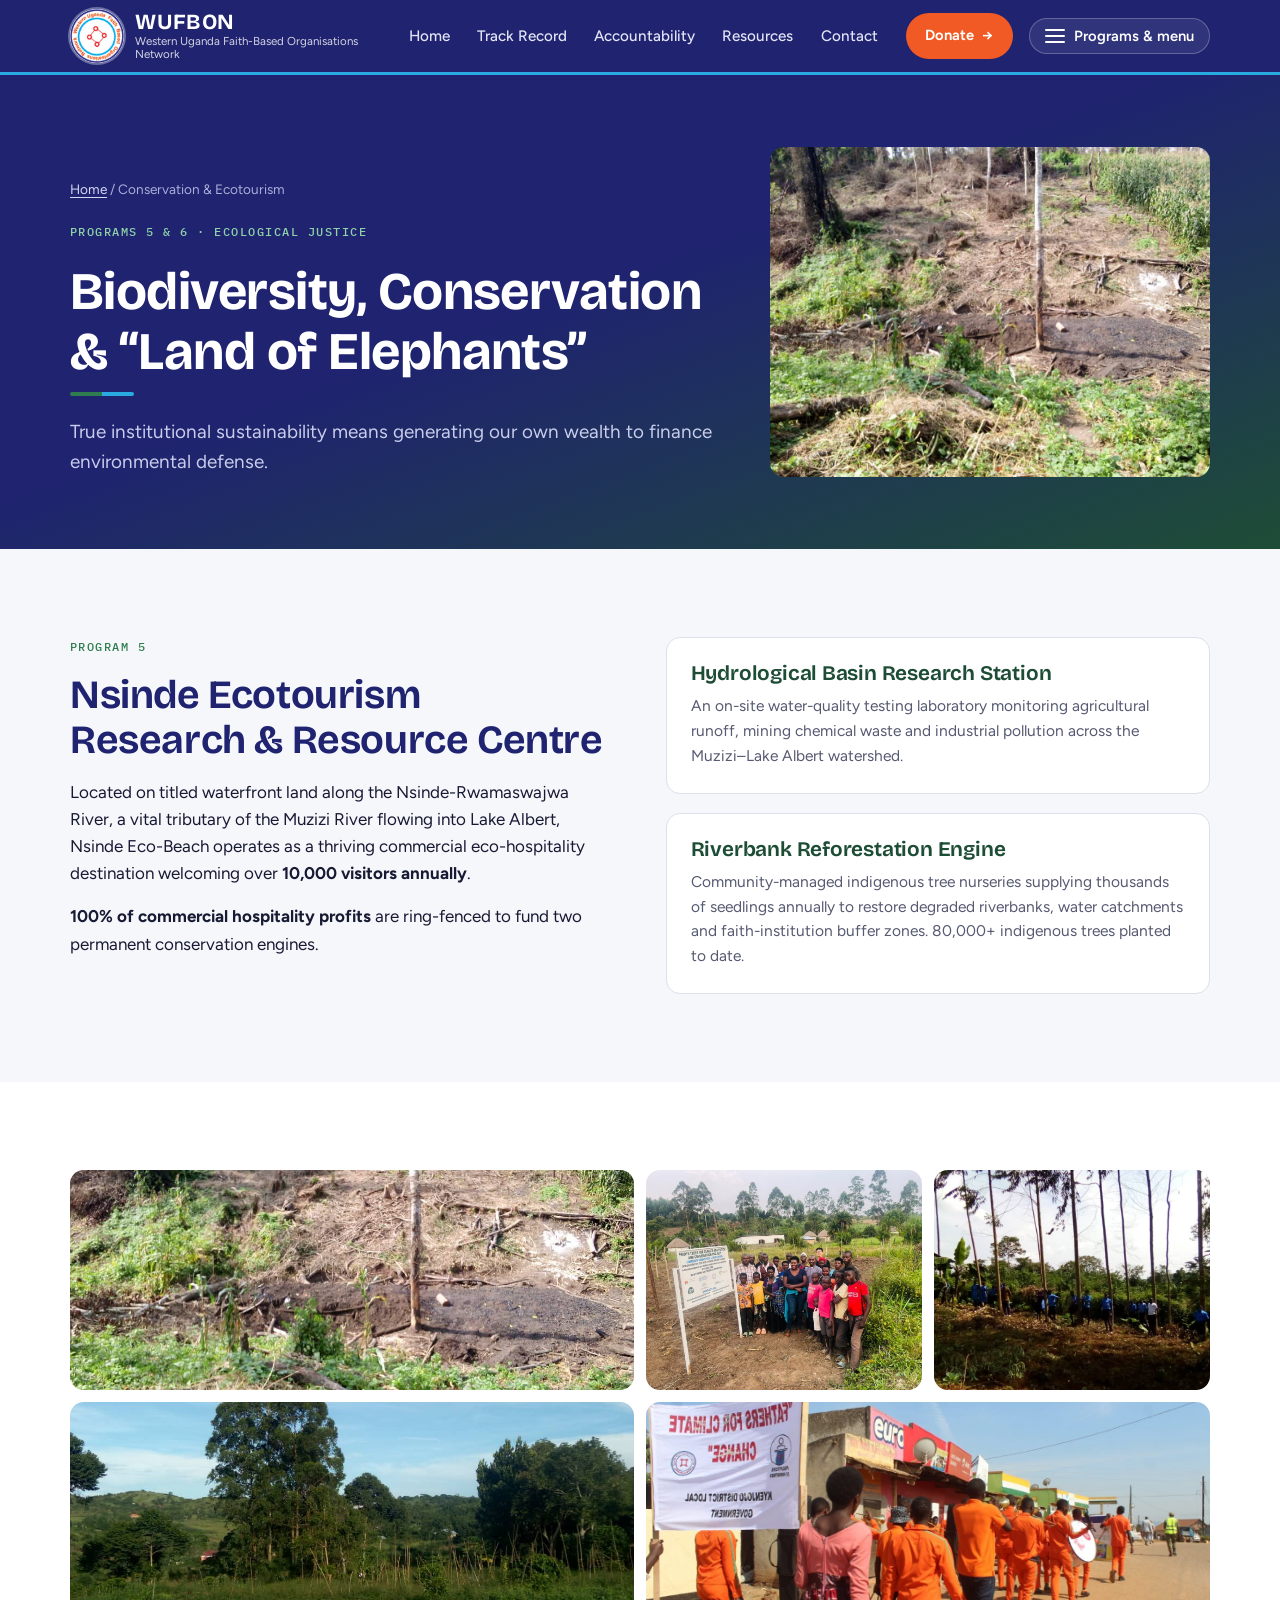
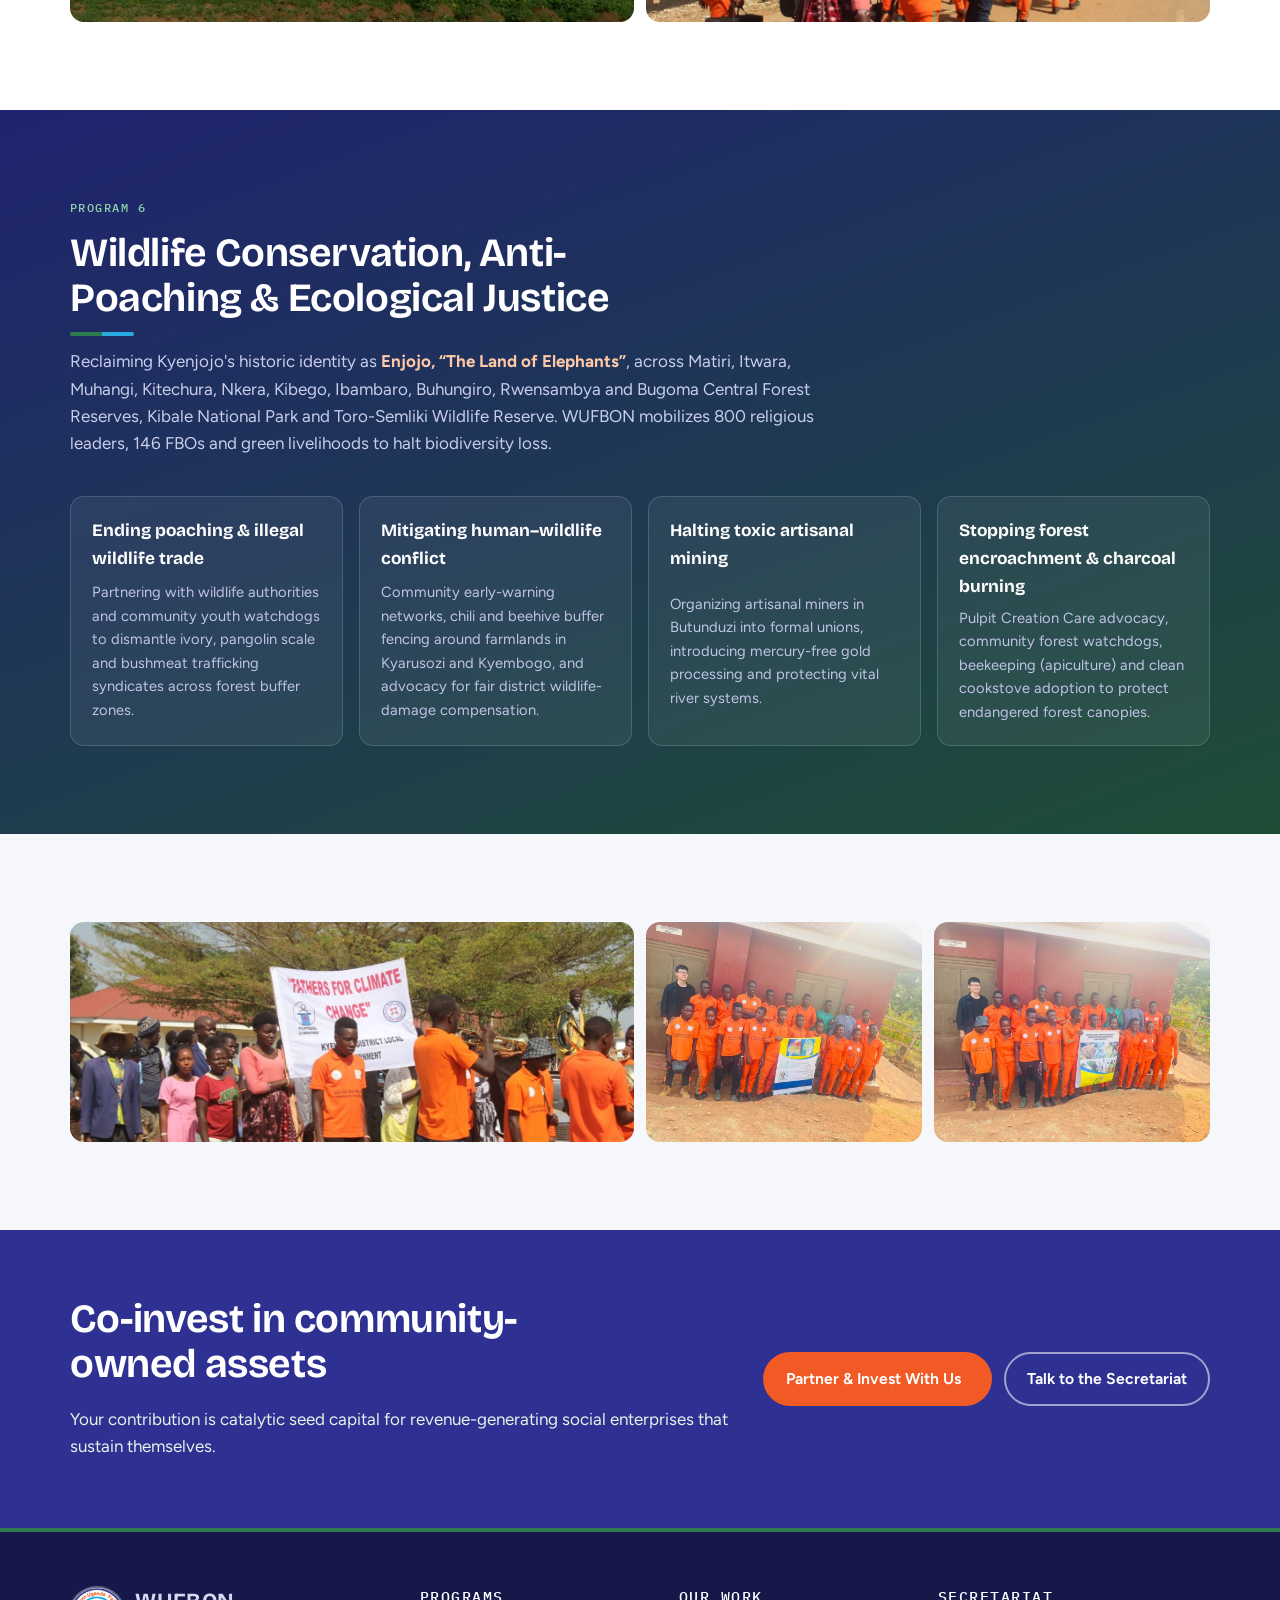
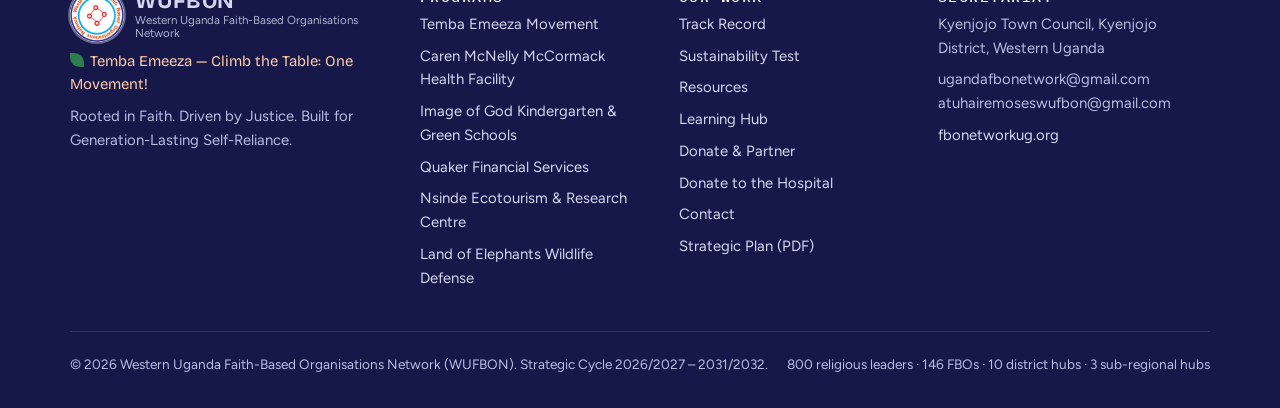
<file: conservation-and-ecotourism.html>
<!doctype html>
<html lang="en">
<head>
<meta charset="utf-8">
<meta name="viewport" content="width=device-width, initial-scale=1, viewport-fit=cover">
<title>Conservation & Ecotourism in Kyenjojo | WUFBON</title>
<meta name="claude:viewport-fit-sides" content="cover">
<meta name="description" content="Explore WUFBON's Nsinde ecotourism, research and wildlife conservation work protecting forests, rivers and communities in Kyenjojo, Uganda.">
<link rel="canonical" href="https://fbonetworkug.org/conservation-and-ecotourism.html">
<meta property="og:type" content="website">
<meta property="og:site_name" content="WUFBON">
<meta property="og:locale" content="en_UG">
<meta property="og:title" content="Conservation & Ecotourism in Kyenjojo | WUFBON">
<meta property="og:description" content="Explore WUFBON's Nsinde ecotourism, research and wildlife conservation work protecting forests, rivers and communities in Kyenjojo, Uganda.">
<meta property="og:url" content="https://fbonetworkug.org/conservation-and-ecotourism.html">
<meta property="og:image" content="https://fbonetworkug.org/assets/img/wufbon-logo.png">
<meta property="og:image:alt" content="WUFBON — Western Uganda Faith-Based Organisations Network">
<meta name="twitter:card" content="summary">
<meta name="twitter:title" content="Conservation & Ecotourism in Kyenjojo | WUFBON">
<meta name="twitter:description" content="Explore WUFBON's Nsinde ecotourism, research and wildlife conservation work protecting forests, rivers and communities in Kyenjojo, Uganda.">
<meta name="twitter:image" content="https://fbonetworkug.org/assets/img/wufbon-logo.png">
<link rel="preconnect" href="https://fonts.googleapis.com"><link rel="preconnect" href="https://fonts.gstatic.com" crossorigin><link rel="stylesheet" href="https://fonts.googleapis.com/css2?family=Bricolage+Grotesque:opsz,wght@12..96,500;12..96,650;12..96,700&family=Figtree:wght@400;500;600;700&family=IBM+Plex+Mono:wght@500&display=swap">
<link rel="icon" type="image/png" href="assets/img/favicon.png">
<link rel="stylesheet" href="assets/css/style.css">
</head>
<body class="nature">
<a class="skip" href="#main">Skip to content</a>
<header class="site-header">
  <div class="wrap nav">
    <a class="brand" href="index.html" aria-label="WUFBON home"><img class="brand-mark" src="assets/img/wufbon-logo.png" alt="WUFBON logo" width="54" height="54"><span class="brand-text"><strong>WUFBON</strong><span>Western Uganda Faith-Based Organisations Network</span></span></a>
    <ul class="nav-links">
      <li><a href="index.html">Home</a></li>
      <li><a href="projects-and-track-record.html">Track Record</a></li>
      <li><a href="sustainability-test.html">Accountability</a></li>
      <li><a href="resources.html">Resources</a></li>
      <li><a href="contact.html">Contact</a></li>
    </ul>
    <a class="btn btn-primary" href="donate.html">Donate</a>
    <button class="menu-toggle" type="button" data-menu-toggle aria-controls="site-menu" aria-expanded="false"><span class="burger" aria-hidden="true"><span></span><span></span><span></span></span><span class="label">Programs &amp; menu</span></button>
  </div>
</header>

<div class="drawer-backdrop" data-menu-close></div>
<nav class="drawer" id="site-menu" aria-label="Site menu" aria-hidden="true">
  <div class="drawer-head"><a class="brand" href="index.html" style="color:var(--forest)"><img class="brand-mark" src="assets/img/wufbon-logo.png" alt="WUFBON logo" width="54" height="54"><span class="brand-text"><strong style="color:var(--forest)">WUFBON</strong></span></a><button class="drawer-close" type="button" data-menu-close aria-label="Close menu">&times;</button></div>
  <div class="drawer-group"><h2>Our Programs</h2><a href="temba-emeeza-movement.html"><span class="num">01</span><strong>Temba Emeeza Movement</strong><small>Civic rights, worker power & just energy transition</small></a><a href="caren-mccormack-facility.html"><span class="num">02</span><strong>Caren McNelly McCormack Health Facility</strong><small>Women & children's clinical care, climate-health resilience</small></a><a href="green-schools.html"><span class="num">03</span><strong>Image of God Kindergarten & Green Schools</strong><small>52+ interfaith green schools, OVC meals</small></a><a href="quaker-financial-services.html"><span class="num">04</span><strong>Quaker Financial Services</strong><small>Stigma-free capital, the Pink Economy Fund</small></a><a href="conservation-and-ecotourism.html#nsinde"><span class="num">05</span><strong>Nsinde Ecotourism & Research Centre</strong><small>Eco-beach, water lab, riverbank reforestation</small></a><a href="conservation-and-ecotourism.html#elephants"><span class="num">06</span><strong>Land of Elephants Wildlife Defense</strong><small>Anti-poaching, human–wildlife conflict, forests</small></a></div>
  <div class="drawer-group simple"><h2>Our Work &amp; Accountability</h2>
    <a href="projects-and-track-record.html">Track Record (2013–2026)</a>
    <a href="projects-and-track-record.html#policy">Policy &amp; Governance Milestones</a>
    <a href="projects-and-track-record.html#archive">Partnership Archive</a>
    <a href="sustainability-test.html">Five-Question Financial Exit Test</a>
  </div>
  <div class="drawer-group simple"><h2>Resources</h2>
    <a href="resources.html">Resources &amp; Publications</a>
    <a href="learning-hub.html">Learning Hub</a>
  </div>
  <div class="drawer-group simple"><h2>Get Involved</h2>
    <a href="index.html">Home</a>
    <a href="donate.html">Donate &amp; Partner</a>
    <a href="https://www.every.org/western-uganda-fbo-network/f/caren-mcnelly-mccormack">Donate to the Hospital</a>
    <a href="contact.html">Contact Secretariat &amp; Hubs</a>
    <a href="https://fbonetworkug.org/strategic-plan-2026-2032.pdf">Strategic Plan 2026/27–2031/32 (PDF)</a>
  </div>
</nav>
<main id="main">
<section class="page-hero"><div class="wrap">
  <div class="hero-copy"><p class="crumbs"><a href="index.html">Home</a> / Conservation &amp; Ecotourism</p><p class="eyebrow">Programs 5 &amp; 6 · Ecological justice</p><h1>Biodiversity, Conservation &amp; “Land of Elephants”</h1><p class="lead">True institutional sustainability means generating our own wealth to finance environmental defense.</p></div>
  <figure><img src="assets/img/tree-planting-nsinde.jpg" alt="Indigenous tree seedlings planted at Nsinde" class=""></figure>
</div></section>
<section class="section" id="nsinde"><div class="wrap split">
  <div class="prose"><p class="eyebrow">Program 5</p><h2>Nsinde Ecotourism Research &amp; Resource Centre</h2>
    <p>Located on titled waterfront land along the Nsinde-Rwamaswajwa River, a vital tributary of the Muzizi River flowing into Lake Albert, Nsinde Eco-Beach operates as a thriving commercial eco-hospitality destination welcoming over <strong>10,000 visitors annually</strong>.</p>
    <p><strong>100% of commercial hospitality profits</strong> are ring-fenced to fund two permanent conservation engines.</p></div>
  <div class="features" style="grid-template-columns:1fr">
    <div class="feature"><h3>Hydrological Basin Research Station</h3><p>An on-site water-quality testing laboratory monitoring agricultural runoff, mining chemical waste and industrial pollution across the Muzizi–Lake Albert watershed.</p></div>
    <div class="feature"><h3>Riverbank Reforestation Engine</h3><p>Community-managed indigenous tree nurseries supplying thousands of seedlings annually to restore degraded riverbanks, water catchments and faith-institution buffer zones. 80,000+ indigenous trees planted to date.</p></div>
  </div>
</div></section>
<section class="section alt"><div class="wrap"><div class="gallery"><img src="assets/img/tree-planting-nsinde.jpg" alt="Indigenous tree seedlings planted along a degraded slope at Nsinde" class="wide"><img src="assets/img/fruit-trees-climate-project.jpg" alt="Fruit Trees for Climate Adaptation and Conservation Project demonstration site" class=""><img src="assets/img/st-marys-agroforestry-trees.jpg" alt="Agroforestry trees at St. Mary's Primary School" class=""><img src="assets/img/kyenjojo-farmland-trees.jpg" alt="Trees and farmland in the hills of Kyenjojo" class="wide"><img src="assets/img/mobile-outreach-march.jpg" alt="Fathers for Climate Change march through Kyenjojo town" class="wide"></div></div></section>
<section class="section dark" id="elephants"><div class="wrap">
  <div class="section-head"><p class="eyebrow">Program 6</p><h2>Wildlife Conservation, Anti-Poaching &amp; Ecological Justice</h2>
    <p style="color:#c9cdeb">Reclaiming Kyenjojo's historic identity as <strong style="color:#ffc9a8">Enjojo, “The Land of Elephants”</strong>, across Matiri, Itwara, Muhangi, Kitechura, Nkera, Kibego, Ibambaro, Buhungiro, Rwensambya and Bugoma Central Forest Reserves, Kibale National Park and Toro-Semliki Wildlife Reserve. WUFBON mobilizes 800 religious leaders, 146 FBOs and green livelihoods to halt biodiversity loss.</p></div>
  <div class="validation">
    <div style="background:rgba(255,255,255,.06);border:1px solid rgba(255,255,255,.15);border-radius:var(--r);padding:1.3rem;display:grid;gap:.4rem"><strong style="color:#fff;font-family:var(--display)">Ending poaching &amp; illegal wildlife trade</strong><span style="color:#c0c4e6">Partnering with wildlife authorities and community youth watchdogs to dismantle ivory, pangolin scale and bushmeat trafficking syndicates across forest buffer zones.</span></div>
    <div style="background:rgba(255,255,255,.06);border:1px solid rgba(255,255,255,.15);border-radius:var(--r);padding:1.3rem;display:grid;gap:.4rem"><strong style="color:#fff;font-family:var(--display)">Mitigating human–wildlife conflict</strong><span style="color:#c0c4e6">Community early-warning networks, chili and beehive buffer fencing around farmlands in Kyarusozi and Kyembogo, and advocacy for fair district wildlife-damage compensation.</span></div>
    <div style="background:rgba(255,255,255,.06);border:1px solid rgba(255,255,255,.15);border-radius:var(--r);padding:1.3rem;display:grid;gap:.4rem"><strong style="color:#fff;font-family:var(--display)">Halting toxic artisanal mining</strong><span style="color:#c0c4e6">Organizing artisanal miners in Butunduzi into formal unions, introducing mercury-free gold processing and protecting vital river systems.</span></div>
    <div style="background:rgba(255,255,255,.06);border:1px solid rgba(255,255,255,.15);border-radius:var(--r);padding:1.3rem;display:grid;gap:.4rem"><strong style="color:#fff;font-family:var(--display)">Stopping forest encroachment &amp; charcoal burning</strong><span style="color:#c0c4e6">Pulpit Creation Care advocacy, community forest watchdogs, beekeeping (apiculture) and clean cookstove adoption to protect endangered forest canopies.</span></div>
  </div>
</div></section>
<section class="section"><div class="wrap"><div class="gallery"><img src="assets/img/fathers-for-climate-change-rally.jpg" alt="Youth and community members at a Fathers for Climate Change rally with Kyenjojo District Local Government" class="wide"><img src="assets/img/youth-climate-champions.jpg" alt="Youth climate champions in orange shirts with a partner" class=""><img src="assets/img/youth-climate-champions-partner.jpg" alt="Youth climate champions with a visiting partner" class=""></div></div></section>
<section class="cta-band"><div class="wrap"><div class="stack"><h2>Co-invest in community-owned assets</h2><p>Your contribution is catalytic seed capital for revenue-generating social enterprises that sustain themselves.</p></div><div class="cta-row"><a class="btn btn-primary" href="donate.html">Partner &amp; Invest With Us</a><a class="btn btn-ghost" href="contact.html">Talk to the Secretariat</a></div></div></section>
</main>

<footer class="site-footer">
  <div class="wrap">
    <div class="footer-cols">
      <div><a class="brand" href="index.html"><img class="brand-mark" src="assets/img/wufbon-logo.png" alt="WUFBON logo" width="54" height="54"><span class="brand-text"><strong>WUFBON</strong><span>Western Uganda Faith-Based Organisations Network</span></span></a>
        <p class="slogan">Temba Emeeza — Climb the Table: One Movement!</p>
        <p>Rooted in Faith. Driven by Justice. Built for Generation-Lasting Self-Reliance.</p></div>
      <div><h3>Programs</h3><a href="temba-emeeza-movement.html">Temba Emeeza Movement</a><a href="caren-mccormack-facility.html">Caren McNelly McCormack Health Facility</a><a href="green-schools.html">Image of God Kindergarten & Green Schools</a><a href="quaker-financial-services.html">Quaker Financial Services</a><a href="conservation-and-ecotourism.html#nsinde">Nsinde Ecotourism & Research Centre</a><a href="conservation-and-ecotourism.html#elephants">Land of Elephants Wildlife Defense</a></div>
      <div><h3>Our Work</h3><a href="projects-and-track-record.html">Track Record</a><a href="sustainability-test.html">Sustainability Test</a><a href="resources.html">Resources</a><a href="learning-hub.html">Learning Hub</a><a href="donate.html">Donate &amp; Partner</a><a href="https://www.every.org/western-uganda-fbo-network/f/caren-mcnelly-mccormack">Donate to the Hospital</a><a href="contact.html">Contact</a><a href="https://fbonetworkug.org/strategic-plan-2026-2032.pdf">Strategic Plan (PDF)</a></div>
      <div><h3>Secretariat</h3><p>Kyenjojo Town Council, Kyenjojo District, Western Uganda</p><p>ugandafbonetwork@gmail.com<br>atuhairemoseswufbon@gmail.com</p><a href="https://fbonetworkug.org">fbonetworkug.org</a></div>
    </div>
    <div class="footer-bottom"><span>© <span id="year">2026</span> Western Uganda Faith-Based Organisations Network (WUFBON). Strategic Cycle 2026/2027 – 2031/2032.</span><span>800 religious leaders · 146 FBOs · 10 district hubs · 3 sub-regional hubs</span></div>
  </div>
</footer>
<button class="to-top" id="to-top" type="button" aria-label="Back to top"><svg class="ring" viewBox="0 0 52 52" aria-hidden="true"><circle cx="26" cy="26" r="24" class="ring-bg"/><circle cx="26" cy="26" r="24" class="ring-fg" id="to-top-ring"/></svg><svg class="arrow" viewBox="0 0 24 24" aria-hidden="true"><path d="M12 19V5M5 12l7-7 7 7" fill="none" stroke="currentColor" stroke-width="2.4" stroke-linecap="round" stroke-linejoin="round"/></svg></button>
<script src="assets/js/main.js"></script>
</body>
</html>
</file>
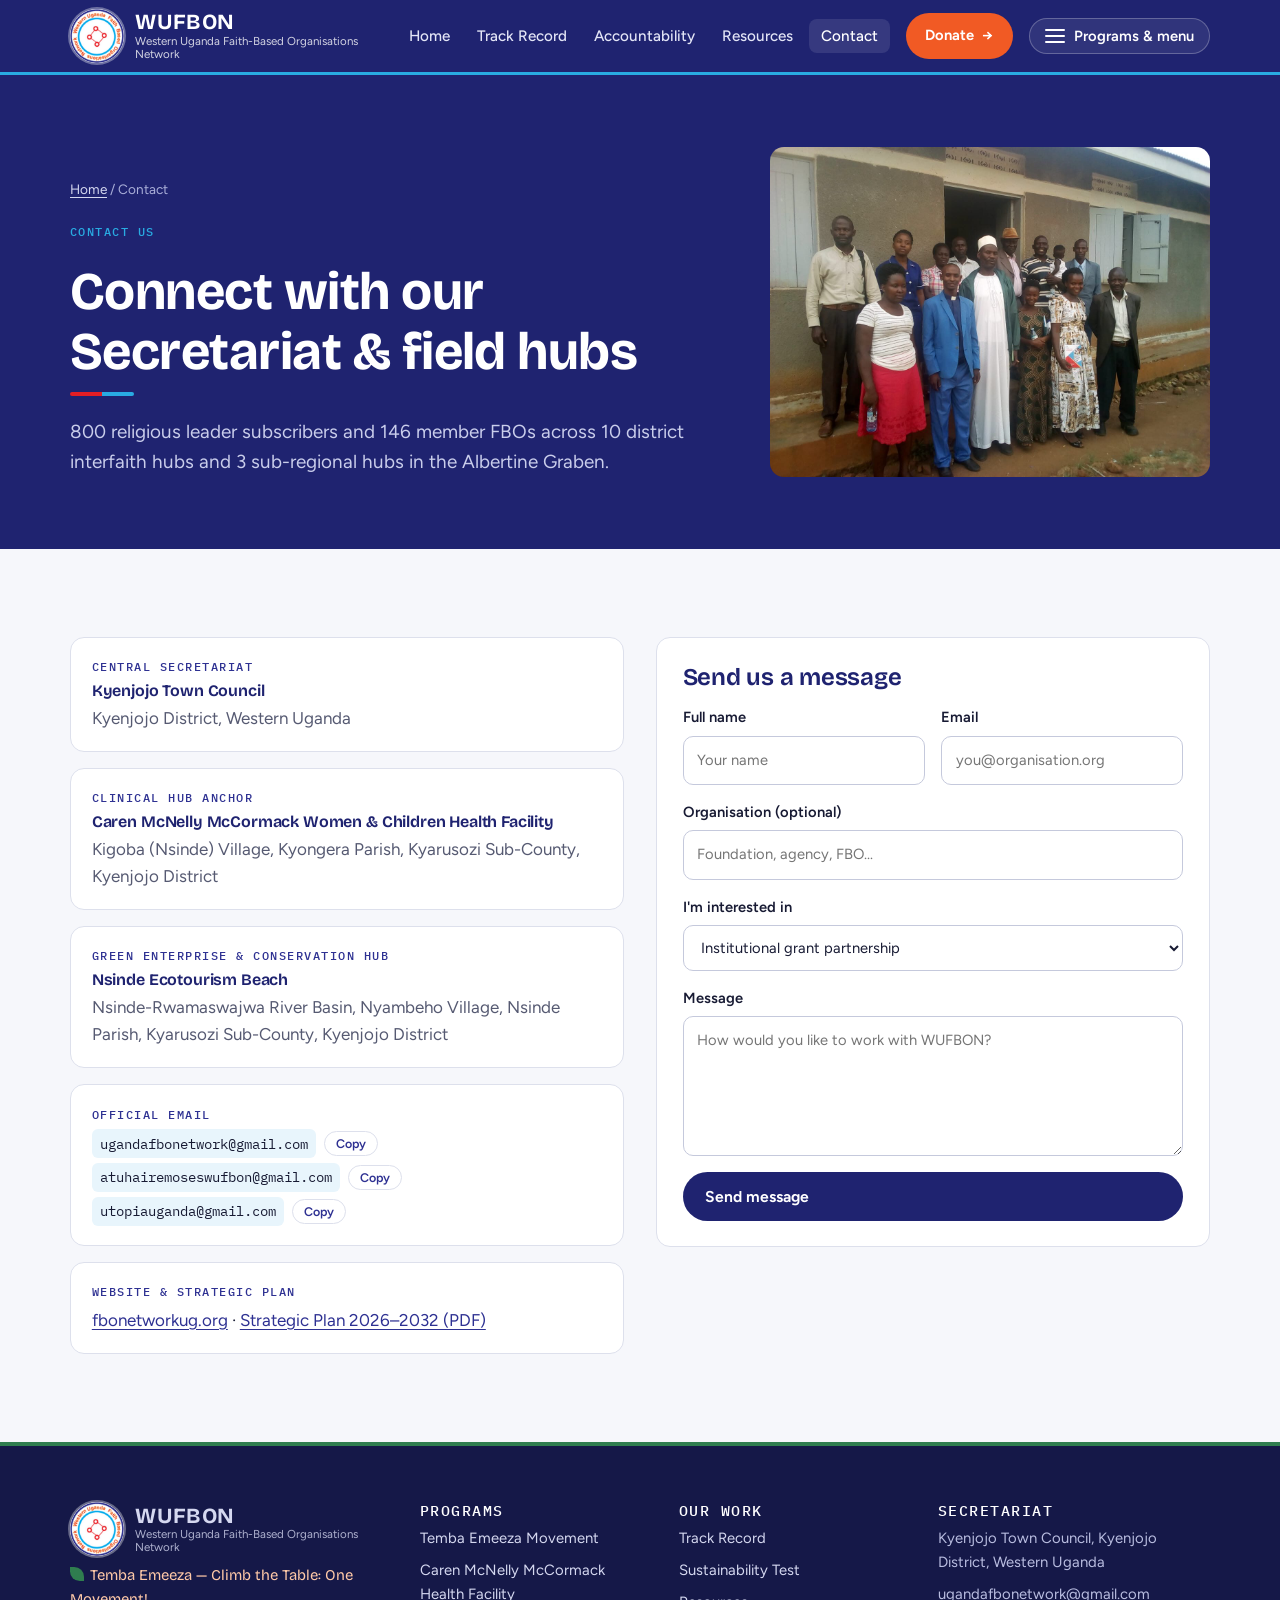
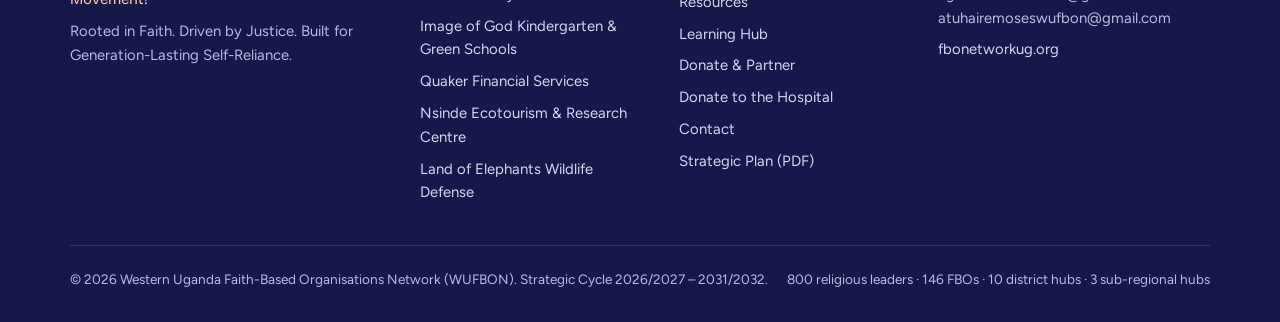
<file: contact.html>
<!doctype html>
<html lang="en">
<head>
<meta charset="utf-8">
<meta name="viewport" content="width=device-width, initial-scale=1, viewport-fit=cover">
<title>Contact WUFBON | Kyenjojo, Western Uganda</title>
<meta name="claude:viewport-fit-sides" content="cover">
<meta name="description" content="Contact WUFBON, the Western Uganda FBO Network. Reach our Secretariat in Kyenjojo District to connect, partner or join as a member organisation.">
<link rel="canonical" href="https://fbonetworkug.org/contact.html">
<meta property="og:type" content="website">
<meta property="og:site_name" content="WUFBON">
<meta property="og:locale" content="en_UG">
<meta property="og:title" content="Contact WUFBON | Kyenjojo, Western Uganda">
<meta property="og:description" content="Contact WUFBON, the Western Uganda FBO Network. Reach our Secretariat in Kyenjojo District to connect, partner or join as a member organisation.">
<meta property="og:url" content="https://fbonetworkug.org/contact.html">
<meta property="og:image" content="https://fbonetworkug.org/assets/img/wufbon-logo.png">
<meta property="og:image:alt" content="WUFBON — Western Uganda Faith-Based Organisations Network">
<meta name="twitter:card" content="summary">
<meta name="twitter:title" content="Contact WUFBON | Kyenjojo, Western Uganda">
<meta name="twitter:description" content="Contact WUFBON, the Western Uganda FBO Network. Reach our Secretariat in Kyenjojo District to connect, partner or join as a member organisation.">
<meta name="twitter:image" content="https://fbonetworkug.org/assets/img/wufbon-logo.png">
<link rel="preconnect" href="https://fonts.googleapis.com"><link rel="preconnect" href="https://fonts.gstatic.com" crossorigin><link rel="stylesheet" href="https://fonts.googleapis.com/css2?family=Bricolage+Grotesque:opsz,wght@12..96,500;12..96,650;12..96,700&family=Figtree:wght@400;500;600;700&family=IBM+Plex+Mono:wght@500&display=swap">
<link rel="icon" type="image/png" href="assets/img/favicon.png">
<link rel="stylesheet" href="assets/css/style.css">
</head>
<body class="">
<a class="skip" href="#main">Skip to content</a>
<header class="site-header">
  <div class="wrap nav">
    <a class="brand" href="index.html" aria-label="WUFBON home"><img class="brand-mark" src="assets/img/wufbon-logo.png" alt="WUFBON logo" width="54" height="54"><span class="brand-text"><strong>WUFBON</strong><span>Western Uganda Faith-Based Organisations Network</span></span></a>
    <ul class="nav-links">
      <li><a href="index.html">Home</a></li>
      <li><a href="projects-and-track-record.html">Track Record</a></li>
      <li><a href="sustainability-test.html">Accountability</a></li>
      <li><a href="resources.html">Resources</a></li>
      <li><a href="contact.html">Contact</a></li>
    </ul>
    <a class="btn btn-primary" href="donate.html">Donate</a>
    <button class="menu-toggle" type="button" data-menu-toggle aria-controls="site-menu" aria-expanded="false"><span class="burger" aria-hidden="true"><span></span><span></span><span></span></span><span class="label">Programs &amp; menu</span></button>
  </div>
</header>

<div class="drawer-backdrop" data-menu-close></div>
<nav class="drawer" id="site-menu" aria-label="Site menu" aria-hidden="true">
  <div class="drawer-head"><a class="brand" href="index.html" style="color:var(--forest)"><img class="brand-mark" src="assets/img/wufbon-logo.png" alt="WUFBON logo" width="54" height="54"><span class="brand-text"><strong style="color:var(--forest)">WUFBON</strong></span></a><button class="drawer-close" type="button" data-menu-close aria-label="Close menu">&times;</button></div>
  <div class="drawer-group"><h2>Our Programs</h2><a href="temba-emeeza-movement.html"><span class="num">01</span><strong>Temba Emeeza Movement</strong><small>Civic rights, worker power & just energy transition</small></a><a href="caren-mccormack-facility.html"><span class="num">02</span><strong>Caren McNelly McCormack Health Facility</strong><small>Women & children's clinical care, climate-health resilience</small></a><a href="green-schools.html"><span class="num">03</span><strong>Image of God Kindergarten & Green Schools</strong><small>52+ interfaith green schools, OVC meals</small></a><a href="quaker-financial-services.html"><span class="num">04</span><strong>Quaker Financial Services</strong><small>Stigma-free capital, the Pink Economy Fund</small></a><a href="conservation-and-ecotourism.html#nsinde"><span class="num">05</span><strong>Nsinde Ecotourism & Research Centre</strong><small>Eco-beach, water lab, riverbank reforestation</small></a><a href="conservation-and-ecotourism.html#elephants"><span class="num">06</span><strong>Land of Elephants Wildlife Defense</strong><small>Anti-poaching, human–wildlife conflict, forests</small></a></div>
  <div class="drawer-group simple"><h2>Our Work &amp; Accountability</h2>
    <a href="projects-and-track-record.html">Track Record (2013–2026)</a>
    <a href="projects-and-track-record.html#policy">Policy &amp; Governance Milestones</a>
    <a href="projects-and-track-record.html#archive">Partnership Archive</a>
    <a href="sustainability-test.html">Five-Question Financial Exit Test</a>
  </div>
  <div class="drawer-group simple"><h2>Resources</h2>
    <a href="resources.html">Resources &amp; Publications</a>
    <a href="learning-hub.html">Learning Hub</a>
  </div>
  <div class="drawer-group simple"><h2>Get Involved</h2>
    <a href="index.html">Home</a>
    <a href="donate.html">Donate &amp; Partner</a>
    <a href="https://www.every.org/western-uganda-fbo-network/f/caren-mcnelly-mccormack">Donate to the Hospital</a>
    <a href="contact.html">Contact Secretariat &amp; Hubs</a>
    <a href="https://fbonetworkug.org/strategic-plan-2026-2032.pdf">Strategic Plan 2026/27–2031/32 (PDF)</a>
  </div>
</nav>
<main id="main">
<section class="page-hero"><div class="wrap">
  <div class="hero-copy"><p class="crumbs"><a href="index.html">Home</a> / Contact</p><p class="eyebrow">Contact us</p><h1>Connect with our Secretariat &amp; field hubs</h1><p class="lead">800 religious leader subscribers and 146 member FBOs across 10 district interfaith hubs and 3 sub-regional hubs in the Albertine Graben.</p></div>
  <figure><img src="assets/img/interfaith-leaders-group.jpg" alt="Interfaith leaders outside a WUFBON hub meeting venue" class=""></figure>
</div></section>
<section class="section"><div class="wrap contact-grid">
  <div class="contact-list">
    <article><p class="eyebrow">Central Secretariat</p><h3>Kyenjojo Town Council</h3><p class="muted">Kyenjojo District, Western Uganda</p></article>
    <article><p class="eyebrow">Clinical hub anchor</p><h3>Caren McNelly McCormack Women &amp; Children Health Facility</h3><p class="muted">Kigoba (Nsinde) Village, Kyongera Parish, Kyarusozi Sub-County, Kyenjojo District</p></article>
    <article><p class="eyebrow">Green enterprise &amp; conservation hub</p><h3>Nsinde Ecotourism Beach</h3><p class="muted">Nsinde-Rwamaswajwa River Basin, Nyambeho Village, Nsinde Parish, Kyarusozi Sub-County, Kyenjojo District</p></article>
    <article><p class="eyebrow">Official email</p><span class="email-row"><code>ugandafbonetwork@gmail.com</code><button class="copy" type="button" data-copy="ugandafbonetwork@gmail.com">Copy</button></span><span class="email-row"><code>atuhairemoseswufbon@gmail.com</code><button class="copy" type="button" data-copy="atuhairemoseswufbon@gmail.com">Copy</button></span><span class="email-row"><code>utopiauganda@gmail.com</code><button class="copy" type="button" data-copy="utopiauganda@gmail.com">Copy</button></span></article>
    <article><p class="eyebrow">Website &amp; strategic plan</p><p><a href="https://fbonetworkug.org">fbonetworkug.org</a> · <a href="https://fbonetworkug.org/strategic-plan-2026-2032.pdf">Strategic Plan 2026–2032 (PDF)</a></p></article>
  </div>
  <div class="stack">
    <!-- FORMSPREE: replace YOUR_FORM_ID below with the ID from your Formspree dashboard (formspree.io → New form → copy the code after /f/) -->
    <form class="card" id="contact-form" action="https://formspree.io/f/YOUR_FORM_ID" method="POST">
      <input type="hidden" name="_subject" value="New message from the WUFBON website">
      <input type="text" name="_gotcha" tabindex="-1" autocomplete="off" aria-hidden="true" style="position:absolute;left:-9999px;width:1px;height:1px">
      <h2 style="font-size:1.5rem">Send us a message</h2>
      <div class="form-row"><label for="cf-name">Full name<input id="cf-name" name="name" required autocomplete="name" placeholder="Your name"></label><label for="cf-email">Email<input id="cf-email" name="email" type="email" required autocomplete="email" placeholder="you@organisation.org"></label></div>
      <label for="cf-org">Organisation (optional)<input id="cf-org" name="organisation" placeholder="Foundation, agency, FBO…"></label>
      <label for="cf-topic">I'm interested in<select id="cf-topic" name="topic"><option>Institutional grant partnership</option><option>Individual giving</option><option>In-kind medical, solar or conservation support</option><option>Visiting Nsinde Eco-Beach</option><option>Joining as a member FBO or religious leader</option><option>Media &amp; research</option></select></label>
      <label for="cf-msg">Message<textarea id="cf-msg" name="message" required placeholder="How would you like to work with WUFBON?"></textarea></label>
      <button class="btn btn-dark" type="submit" id="cf-submit">Send message</button>
      <p class="form-note" id="form-note" hidden></p>
    </form>
    
  </div>
</div></section>

</main>

<footer class="site-footer">
  <div class="wrap">
    <div class="footer-cols">
      <div><a class="brand" href="index.html"><img class="brand-mark" src="assets/img/wufbon-logo.png" alt="WUFBON logo" width="54" height="54"><span class="brand-text"><strong>WUFBON</strong><span>Western Uganda Faith-Based Organisations Network</span></span></a>
        <p class="slogan">Temba Emeeza — Climb the Table: One Movement!</p>
        <p>Rooted in Faith. Driven by Justice. Built for Generation-Lasting Self-Reliance.</p></div>
      <div><h3>Programs</h3><a href="temba-emeeza-movement.html">Temba Emeeza Movement</a><a href="caren-mccormack-facility.html">Caren McNelly McCormack Health Facility</a><a href="green-schools.html">Image of God Kindergarten & Green Schools</a><a href="quaker-financial-services.html">Quaker Financial Services</a><a href="conservation-and-ecotourism.html#nsinde">Nsinde Ecotourism & Research Centre</a><a href="conservation-and-ecotourism.html#elephants">Land of Elephants Wildlife Defense</a></div>
      <div><h3>Our Work</h3><a href="projects-and-track-record.html">Track Record</a><a href="sustainability-test.html">Sustainability Test</a><a href="resources.html">Resources</a><a href="learning-hub.html">Learning Hub</a><a href="donate.html">Donate &amp; Partner</a><a href="https://www.every.org/western-uganda-fbo-network/f/caren-mcnelly-mccormack">Donate to the Hospital</a><a href="contact.html">Contact</a><a href="https://fbonetworkug.org/strategic-plan-2026-2032.pdf">Strategic Plan (PDF)</a></div>
      <div><h3>Secretariat</h3><p>Kyenjojo Town Council, Kyenjojo District, Western Uganda</p><p>ugandafbonetwork@gmail.com<br>atuhairemoseswufbon@gmail.com</p><a href="https://fbonetworkug.org">fbonetworkug.org</a></div>
    </div>
    <div class="footer-bottom"><span>© <span id="year">2026</span> Western Uganda Faith-Based Organisations Network (WUFBON). Strategic Cycle 2026/2027 – 2031/2032.</span><span>800 religious leaders · 146 FBOs · 10 district hubs · 3 sub-regional hubs</span></div>
  </div>
</footer>
<button class="to-top" id="to-top" type="button" aria-label="Back to top"><svg class="ring" viewBox="0 0 52 52" aria-hidden="true"><circle cx="26" cy="26" r="24" class="ring-bg"/><circle cx="26" cy="26" r="24" class="ring-fg" id="to-top-ring"/></svg><svg class="arrow" viewBox="0 0 24 24" aria-hidden="true"><path d="M12 19V5M5 12l7-7 7 7" fill="none" stroke="currentColor" stroke-width="2.4" stroke-linecap="round" stroke-linejoin="round"/></svg></button>
<script src="assets/js/main.js"></script>
</body>
</html>
</file>
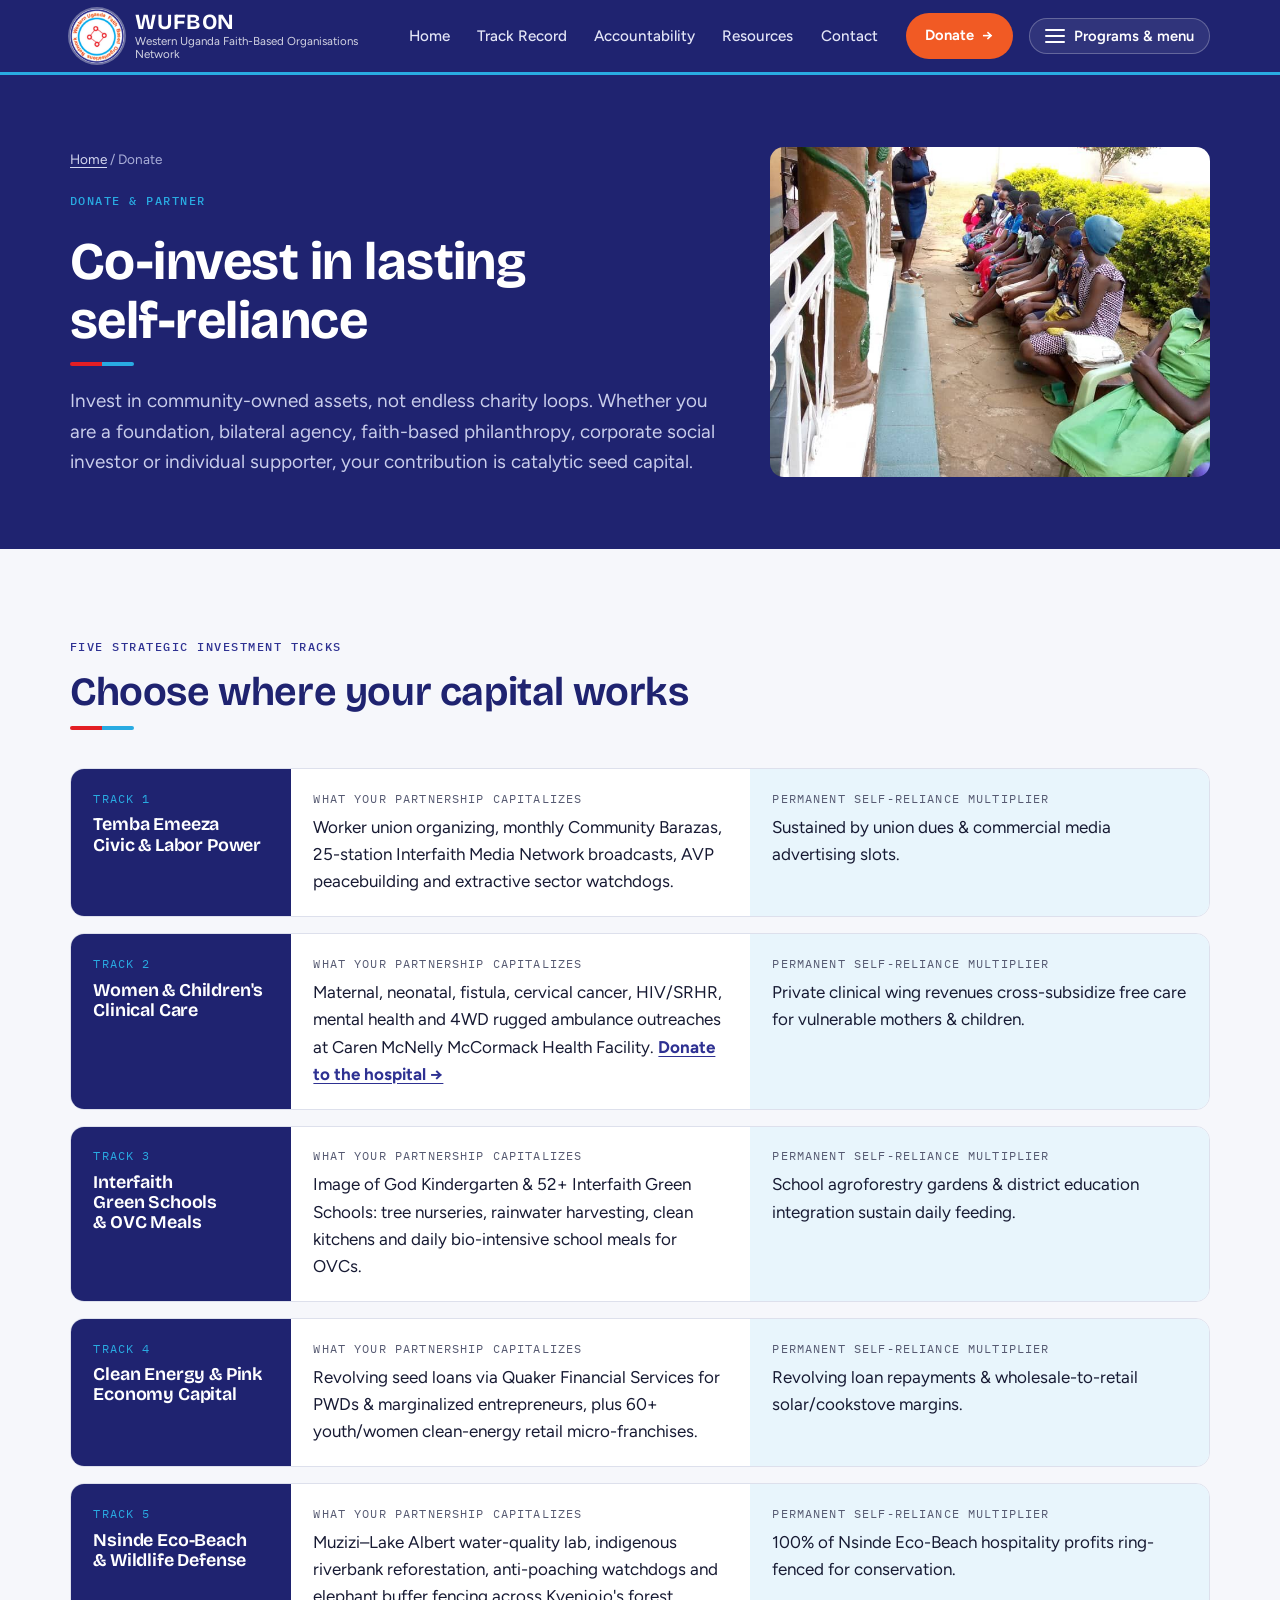
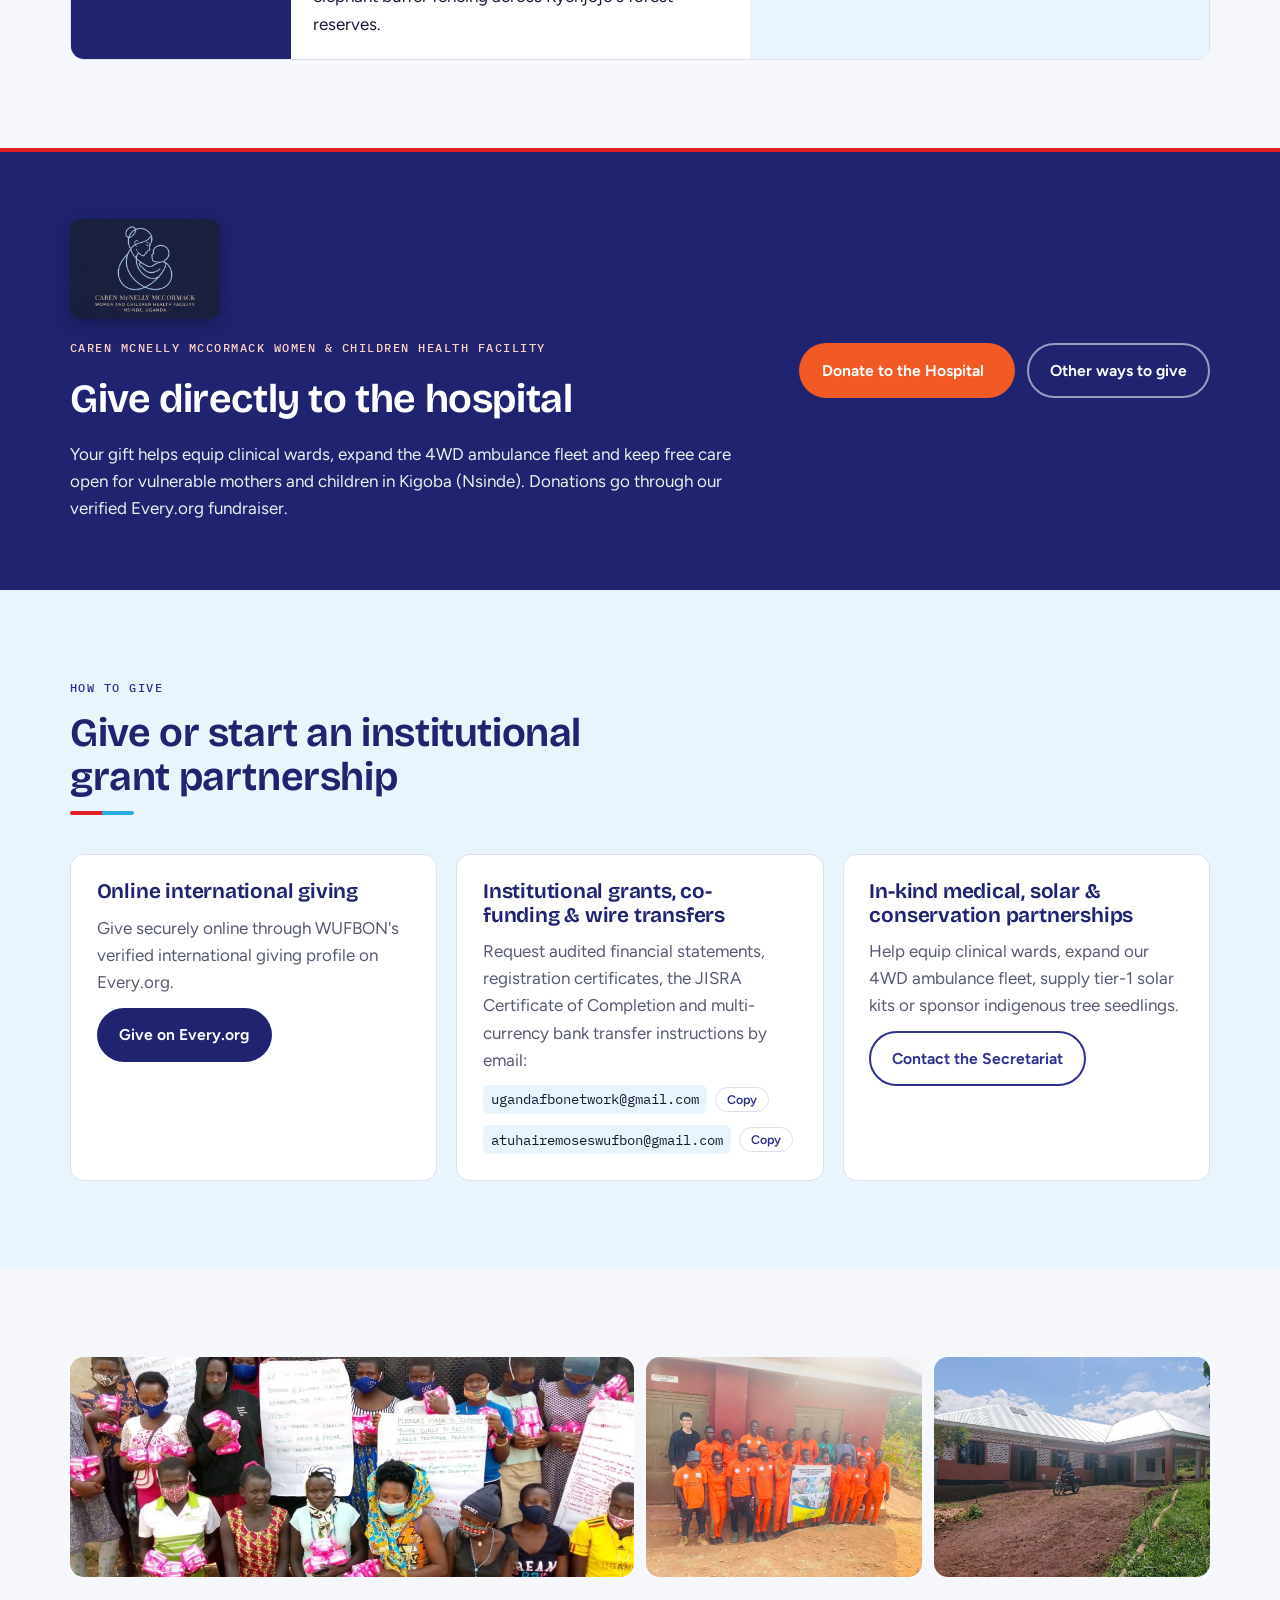
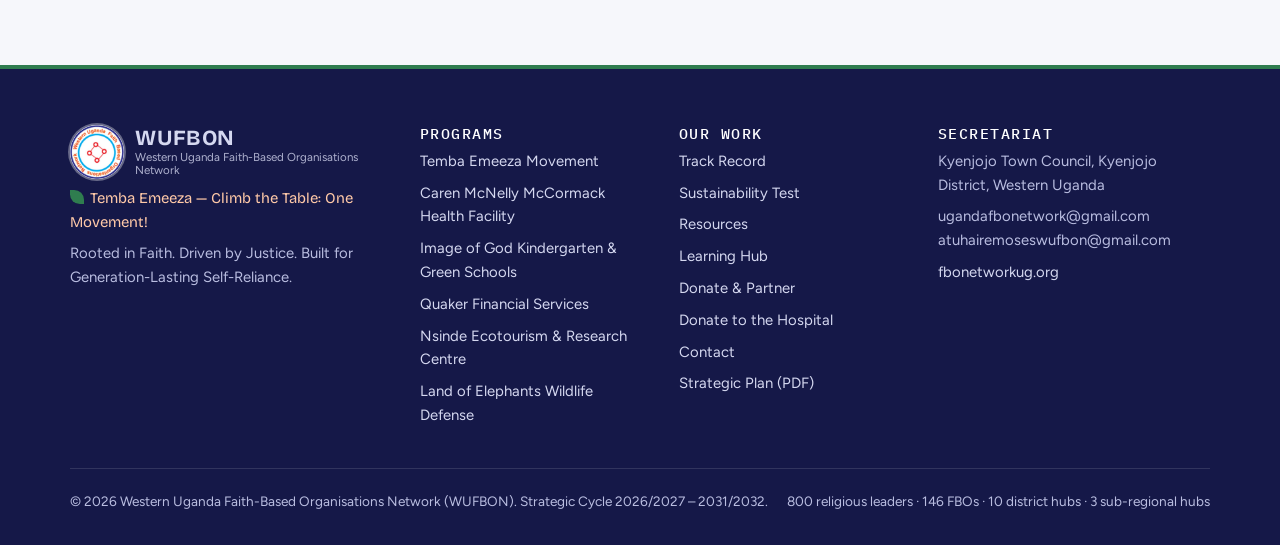
<file: donate.html>
<!doctype html>
<html lang="en">
<head>
<meta charset="utf-8">
<meta name="viewport" content="width=device-width, initial-scale=1, viewport-fit=cover">
<title>Donate & Partner with WUFBON | FBO Network Uganda</title>
<meta name="claude:viewport-fit-sides" content="cover">
<meta name="description" content="Partner with or donate to WUFBON to support faith-led health, education, livelihoods and conservation in Western Uganda.">
<link rel="canonical" href="https://fbonetworkug.org/donate.html">
<meta property="og:type" content="website">
<meta property="og:site_name" content="WUFBON">
<meta property="og:locale" content="en_UG">
<meta property="og:title" content="Donate & Partner with WUFBON | FBO Network Uganda">
<meta property="og:description" content="Partner with or donate to WUFBON to support faith-led health, education, livelihoods and conservation in Western Uganda.">
<meta property="og:url" content="https://fbonetworkug.org/donate.html">
<meta property="og:image" content="https://fbonetworkug.org/assets/img/wufbon-logo.png">
<meta property="og:image:alt" content="WUFBON — Western Uganda Faith-Based Organisations Network">
<meta name="twitter:card" content="summary">
<meta name="twitter:title" content="Donate & Partner with WUFBON | FBO Network Uganda">
<meta name="twitter:description" content="Partner with or donate to WUFBON to support faith-led health, education, livelihoods and conservation in Western Uganda.">
<meta name="twitter:image" content="https://fbonetworkug.org/assets/img/wufbon-logo.png">
<link rel="preconnect" href="https://fonts.googleapis.com"><link rel="preconnect" href="https://fonts.gstatic.com" crossorigin><link rel="stylesheet" href="https://fonts.googleapis.com/css2?family=Bricolage+Grotesque:opsz,wght@12..96,500;12..96,650;12..96,700&family=Figtree:wght@400;500;600;700&family=IBM+Plex+Mono:wght@500&display=swap">
<link rel="icon" type="image/png" href="assets/img/favicon.png">
<link rel="stylesheet" href="assets/css/style.css">
</head>
<body class="">
<a class="skip" href="#main">Skip to content</a>
<header class="site-header">
  <div class="wrap nav">
    <a class="brand" href="index.html" aria-label="WUFBON home"><img class="brand-mark" src="assets/img/wufbon-logo.png" alt="WUFBON logo" width="54" height="54"><span class="brand-text"><strong>WUFBON</strong><span>Western Uganda Faith-Based Organisations Network</span></span></a>
    <ul class="nav-links">
      <li><a href="index.html">Home</a></li>
      <li><a href="projects-and-track-record.html">Track Record</a></li>
      <li><a href="sustainability-test.html">Accountability</a></li>
      <li><a href="resources.html">Resources</a></li>
      <li><a href="contact.html">Contact</a></li>
    </ul>
    <a class="btn btn-primary" href="donate.html">Donate</a>
    <button class="menu-toggle" type="button" data-menu-toggle aria-controls="site-menu" aria-expanded="false"><span class="burger" aria-hidden="true"><span></span><span></span><span></span></span><span class="label">Programs &amp; menu</span></button>
  </div>
</header>

<div class="drawer-backdrop" data-menu-close></div>
<nav class="drawer" id="site-menu" aria-label="Site menu" aria-hidden="true">
  <div class="drawer-head"><a class="brand" href="index.html" style="color:var(--forest)"><img class="brand-mark" src="assets/img/wufbon-logo.png" alt="WUFBON logo" width="54" height="54"><span class="brand-text"><strong style="color:var(--forest)">WUFBON</strong></span></a><button class="drawer-close" type="button" data-menu-close aria-label="Close menu">&times;</button></div>
  <div class="drawer-group"><h2>Our Programs</h2><a href="temba-emeeza-movement.html"><span class="num">01</span><strong>Temba Emeeza Movement</strong><small>Civic rights, worker power & just energy transition</small></a><a href="caren-mccormack-facility.html"><span class="num">02</span><strong>Caren McNelly McCormack Health Facility</strong><small>Women & children's clinical care, climate-health resilience</small></a><a href="green-schools.html"><span class="num">03</span><strong>Image of God Kindergarten & Green Schools</strong><small>52+ interfaith green schools, OVC meals</small></a><a href="quaker-financial-services.html"><span class="num">04</span><strong>Quaker Financial Services</strong><small>Stigma-free capital, the Pink Economy Fund</small></a><a href="conservation-and-ecotourism.html#nsinde"><span class="num">05</span><strong>Nsinde Ecotourism & Research Centre</strong><small>Eco-beach, water lab, riverbank reforestation</small></a><a href="conservation-and-ecotourism.html#elephants"><span class="num">06</span><strong>Land of Elephants Wildlife Defense</strong><small>Anti-poaching, human–wildlife conflict, forests</small></a></div>
  <div class="drawer-group simple"><h2>Our Work &amp; Accountability</h2>
    <a href="projects-and-track-record.html">Track Record (2013–2026)</a>
    <a href="projects-and-track-record.html#policy">Policy &amp; Governance Milestones</a>
    <a href="projects-and-track-record.html#archive">Partnership Archive</a>
    <a href="sustainability-test.html">Five-Question Financial Exit Test</a>
  </div>
  <div class="drawer-group simple"><h2>Resources</h2>
    <a href="resources.html">Resources &amp; Publications</a>
    <a href="learning-hub.html">Learning Hub</a>
  </div>
  <div class="drawer-group simple"><h2>Get Involved</h2>
    <a href="index.html">Home</a>
    <a href="donate.html">Donate &amp; Partner</a>
    <a href="https://www.every.org/western-uganda-fbo-network/f/caren-mcnelly-mccormack">Donate to the Hospital</a>
    <a href="contact.html">Contact Secretariat &amp; Hubs</a>
    <a href="https://fbonetworkug.org/strategic-plan-2026-2032.pdf">Strategic Plan 2026/27–2031/32 (PDF)</a>
  </div>
</nav>
<main id="main">
<section class="page-hero"><div class="wrap">
  <div class="hero-copy"><p class="crumbs"><a href="index.html">Home</a> / Donate</p><p class="eyebrow">Donate &amp; partner</p><h1>Co-invest in lasting self-reliance</h1><p class="lead">Invest in community-owned assets, not endless charity loops. Whether you are a foundation, bilateral agency, faith-based philanthropy, corporate social investor or individual supporter, your contribution is catalytic seed capital.</p></div>
  <figure><img src="assets/img/youth-srhr-session.jpg" alt="Adolescent girls at a WUFBON session" class=""></figure>
</div></section>
<section class="section"><div class="wrap">
  <div class="section-head"><p class="eyebrow">Five strategic investment tracks</p><h2>Choose where your capital works</h2></div>
  <div class="tracks"><article class="track"><div><small>Track 1</small><h3>Temba Emeeza Civic &amp; Labor Power</h3></div><div><span class="k">What your partnership capitalizes</span><p>Worker union organizing, monthly Community Barazas, 25-station Interfaith Media Network broadcasts, AVP peacebuilding and extractive sector watchdogs.</p></div><div><span class="k">Permanent self-reliance multiplier</span><p>Sustained by union dues &amp; commercial media advertising slots.</p></div></article><article class="track"><div><small>Track 2</small><h3>Women &amp; Children's Clinical Care</h3></div><div><span class="k">What your partnership capitalizes</span><p>Maternal, neonatal, fistula, cervical cancer, HIV/SRHR, mental health and 4WD rugged ambulance outreaches at Caren McNelly McCormack Health Facility. <a href="https://www.every.org/western-uganda-fbo-network/f/caren-mcnelly-mccormack"><strong>Donate to the hospital →</strong></a></p></div><div><span class="k">Permanent self-reliance multiplier</span><p>Private clinical wing revenues cross-subsidize free care for vulnerable mothers &amp; children.</p></div></article><article class="track"><div><small>Track 3</small><h3>Interfaith Green Schools &amp; OVC Meals</h3></div><div><span class="k">What your partnership capitalizes</span><p>Image of God Kindergarten &amp; 52+ Interfaith Green Schools: tree nurseries, rainwater harvesting, clean kitchens and daily bio-intensive school meals for OVCs.</p></div><div><span class="k">Permanent self-reliance multiplier</span><p>School agroforestry gardens &amp; district education integration sustain daily feeding.</p></div></article><article class="track"><div><small>Track 4</small><h3>Clean Energy &amp; Pink Economy Capital</h3></div><div><span class="k">What your partnership capitalizes</span><p>Revolving seed loans via Quaker Financial Services for PWDs &amp; marginalized entrepreneurs, plus 60+ youth/women clean-energy retail micro-franchises.</p></div><div><span class="k">Permanent self-reliance multiplier</span><p>Revolving loan repayments &amp; wholesale-to-retail solar/cookstove margins.</p></div></article><article class="track"><div><small>Track 5</small><h3>Nsinde Eco-Beach &amp; Wildlife Defense</h3></div><div><span class="k">What your partnership capitalizes</span><p>Muzizi–Lake Albert water-quality lab, indigenous riverbank reforestation, anti-poaching watchdogs and elephant buffer fencing across Kyenjojo's forest reserves.</p></div><div><span class="k">Permanent self-reliance multiplier</span><p>100% of Nsinde Eco-Beach hospitality profits ring-fenced for conservation.</p></div></article></div>
</div></section>
<section class="cta-band hosp-band"><div class="wrap"><div class="stack"><img class="hosp-logo" src="assets/img/caren-mccormack-facility-logo.jpg" alt="Caren McNelly McCormack Women and Children Health Facility logo"><p class="eyebrow" style="color:#ffd3c2">Caren McNelly McCormack Women &amp; Children Health Facility</p><h2>Give directly to the hospital</h2><p>Your gift helps equip clinical wards, expand the 4WD ambulance fleet and keep free care open for vulnerable mothers and children in Kigoba (Nsinde). Donations go through our verified Every.org fundraiser.</p></div><div class="cta-row"><a class="btn btn-primary" href="https://www.every.org/western-uganda-fbo-network/f/caren-mcnelly-mccormack">Donate to the Hospital</a><a class="btn btn-ghost" href="donate.html">Other ways to give</a></div></div></section>
<section class="section tint"><div class="wrap">
  <div class="section-head"><p class="eyebrow">How to give</p><h2>Give or start an institutional grant partnership</h2></div>
  <div class="give">
    <article><h3>Online international giving</h3><p class="muted">Give securely online through WUFBON's verified international giving profile on Every.org.</p><p><a class="btn btn-dark" href="https://www.every.org/western-uganda-fbo-network/f/scaling-joint-initiative">Give on Every.org</a></p></article>
    <article><h3>Institutional grants, co-funding &amp; wire transfers</h3><p class="muted">Request audited financial statements, registration certificates, the JISRA Certificate of Completion and multi-currency bank transfer instructions by email:</p><span class="email-row"><code>ugandafbonetwork@gmail.com</code><button class="copy" type="button" data-copy="ugandafbonetwork@gmail.com">Copy</button></span><span class="email-row"><code>atuhairemoseswufbon@gmail.com</code><button class="copy" type="button" data-copy="atuhairemoseswufbon@gmail.com">Copy</button></span></article>
    <article><h3>In-kind medical, solar &amp; conservation partnerships</h3><p class="muted">Help equip clinical wards, expand our 4WD ambulance fleet, supply tier-1 solar kits or sponsor indigenous tree seedlings.</p><p><a class="btn btn-outline" href="contact.html">Contact the Secretariat</a></p></article>
  </div>
</div></section>
<section class="section"><div class="wrap"><div class="gallery"><img src="assets/img/pad-support-pledges.jpg" alt="Girls thanking supporters of the pad support project" class="wide"><img src="assets/img/youth-climate-champions-partner.jpg" alt="Youth climate champions with a visiting partner" class=""><img src="assets/img/health-facility-building.jpg" alt="The Caren McNelly McCormack Women and Children Health Facility" class=""></div></div></section>

</main>

<footer class="site-footer">
  <div class="wrap">
    <div class="footer-cols">
      <div><a class="brand" href="index.html"><img class="brand-mark" src="assets/img/wufbon-logo.png" alt="WUFBON logo" width="54" height="54"><span class="brand-text"><strong>WUFBON</strong><span>Western Uganda Faith-Based Organisations Network</span></span></a>
        <p class="slogan">Temba Emeeza — Climb the Table: One Movement!</p>
        <p>Rooted in Faith. Driven by Justice. Built for Generation-Lasting Self-Reliance.</p></div>
      <div><h3>Programs</h3><a href="temba-emeeza-movement.html">Temba Emeeza Movement</a><a href="caren-mccormack-facility.html">Caren McNelly McCormack Health Facility</a><a href="green-schools.html">Image of God Kindergarten & Green Schools</a><a href="quaker-financial-services.html">Quaker Financial Services</a><a href="conservation-and-ecotourism.html#nsinde">Nsinde Ecotourism & Research Centre</a><a href="conservation-and-ecotourism.html#elephants">Land of Elephants Wildlife Defense</a></div>
      <div><h3>Our Work</h3><a href="projects-and-track-record.html">Track Record</a><a href="sustainability-test.html">Sustainability Test</a><a href="resources.html">Resources</a><a href="learning-hub.html">Learning Hub</a><a href="donate.html">Donate &amp; Partner</a><a href="https://www.every.org/western-uganda-fbo-network/f/caren-mcnelly-mccormack">Donate to the Hospital</a><a href="contact.html">Contact</a><a href="https://fbonetworkug.org/strategic-plan-2026-2032.pdf">Strategic Plan (PDF)</a></div>
      <div><h3>Secretariat</h3><p>Kyenjojo Town Council, Kyenjojo District, Western Uganda</p><p>ugandafbonetwork@gmail.com<br>atuhairemoseswufbon@gmail.com</p><a href="https://fbonetworkug.org">fbonetworkug.org</a></div>
    </div>
    <div class="footer-bottom"><span>© <span id="year">2026</span> Western Uganda Faith-Based Organisations Network (WUFBON). Strategic Cycle 2026/2027 – 2031/2032.</span><span>800 religious leaders · 146 FBOs · 10 district hubs · 3 sub-regional hubs</span></div>
  </div>
</footer>
<button class="to-top" id="to-top" type="button" aria-label="Back to top"><svg class="ring" viewBox="0 0 52 52" aria-hidden="true"><circle cx="26" cy="26" r="24" class="ring-bg"/><circle cx="26" cy="26" r="24" class="ring-fg" id="to-top-ring"/></svg><svg class="arrow" viewBox="0 0 24 24" aria-hidden="true"><path d="M12 19V5M5 12l7-7 7 7" fill="none" stroke="currentColor" stroke-width="2.4" stroke-linecap="round" stroke-linejoin="round"/></svg></button>
<script src="assets/js/main.js"></script>
</body>
</html>
</file>
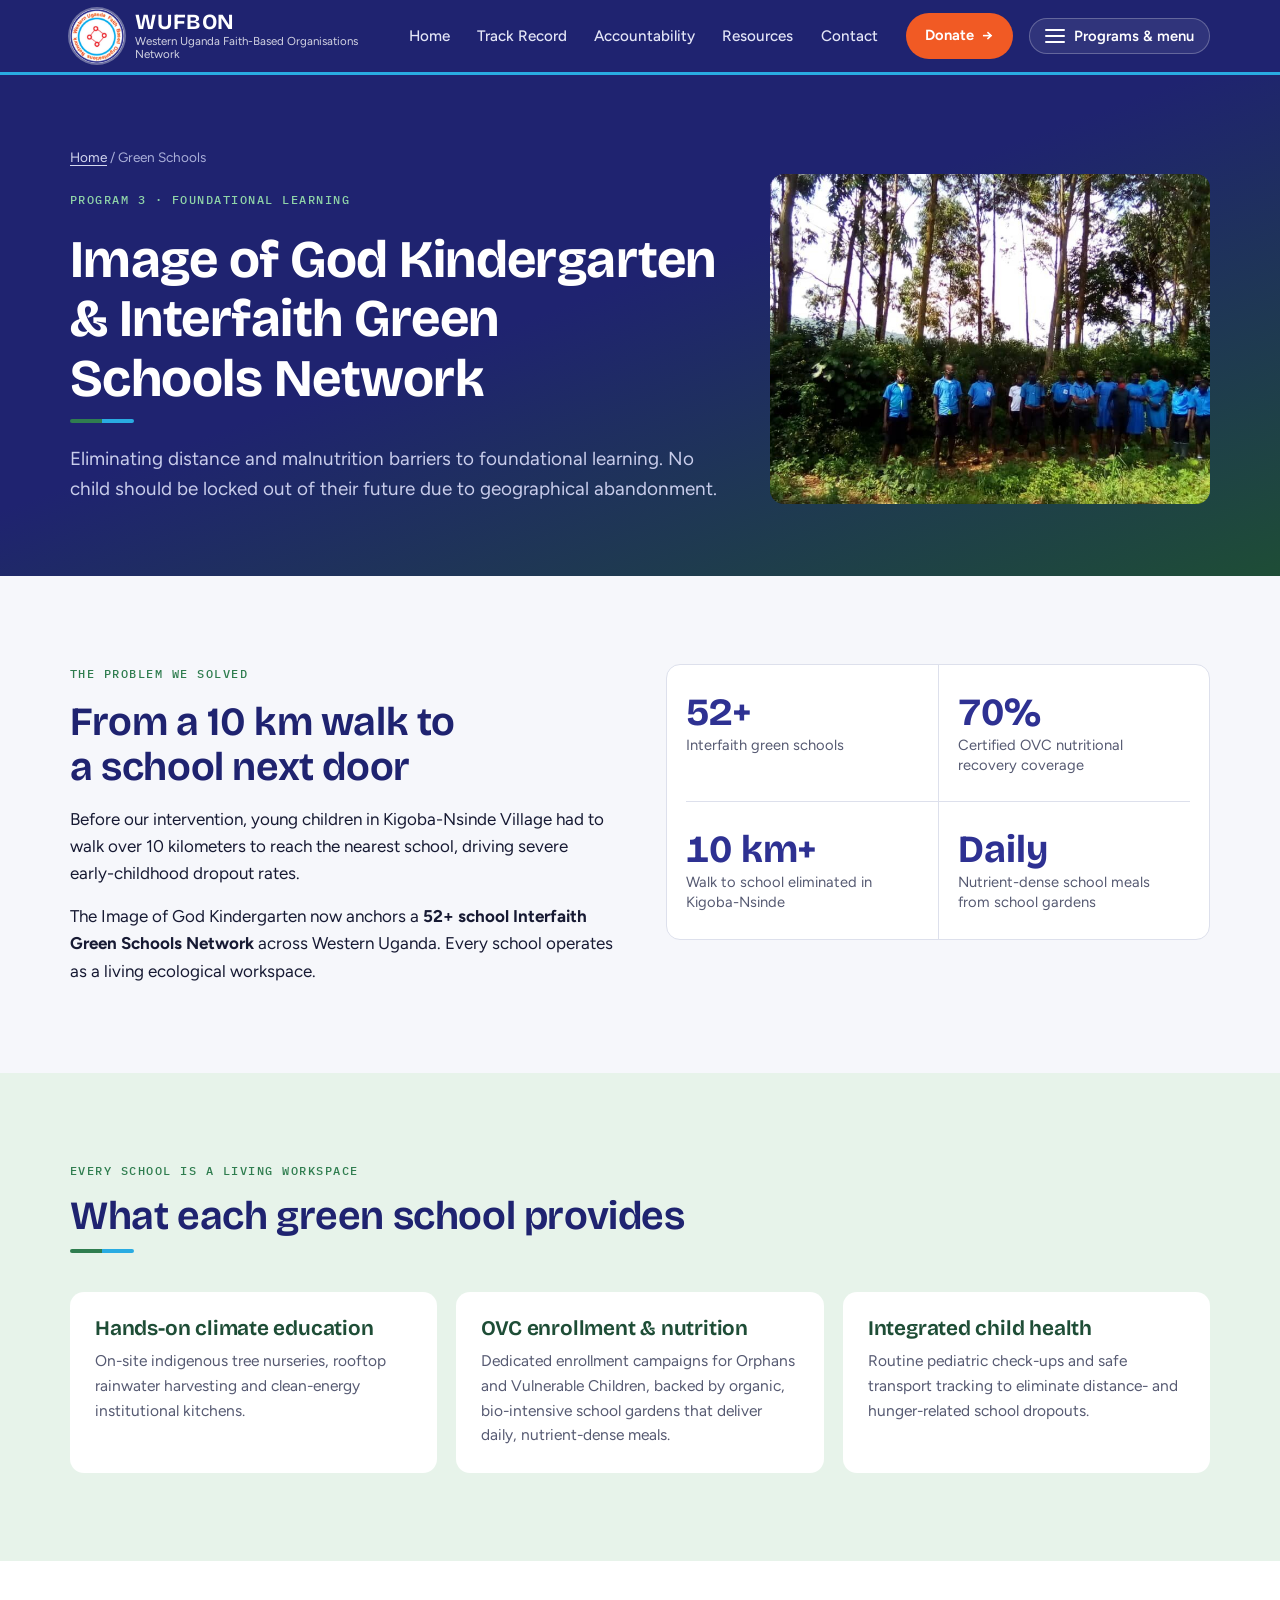
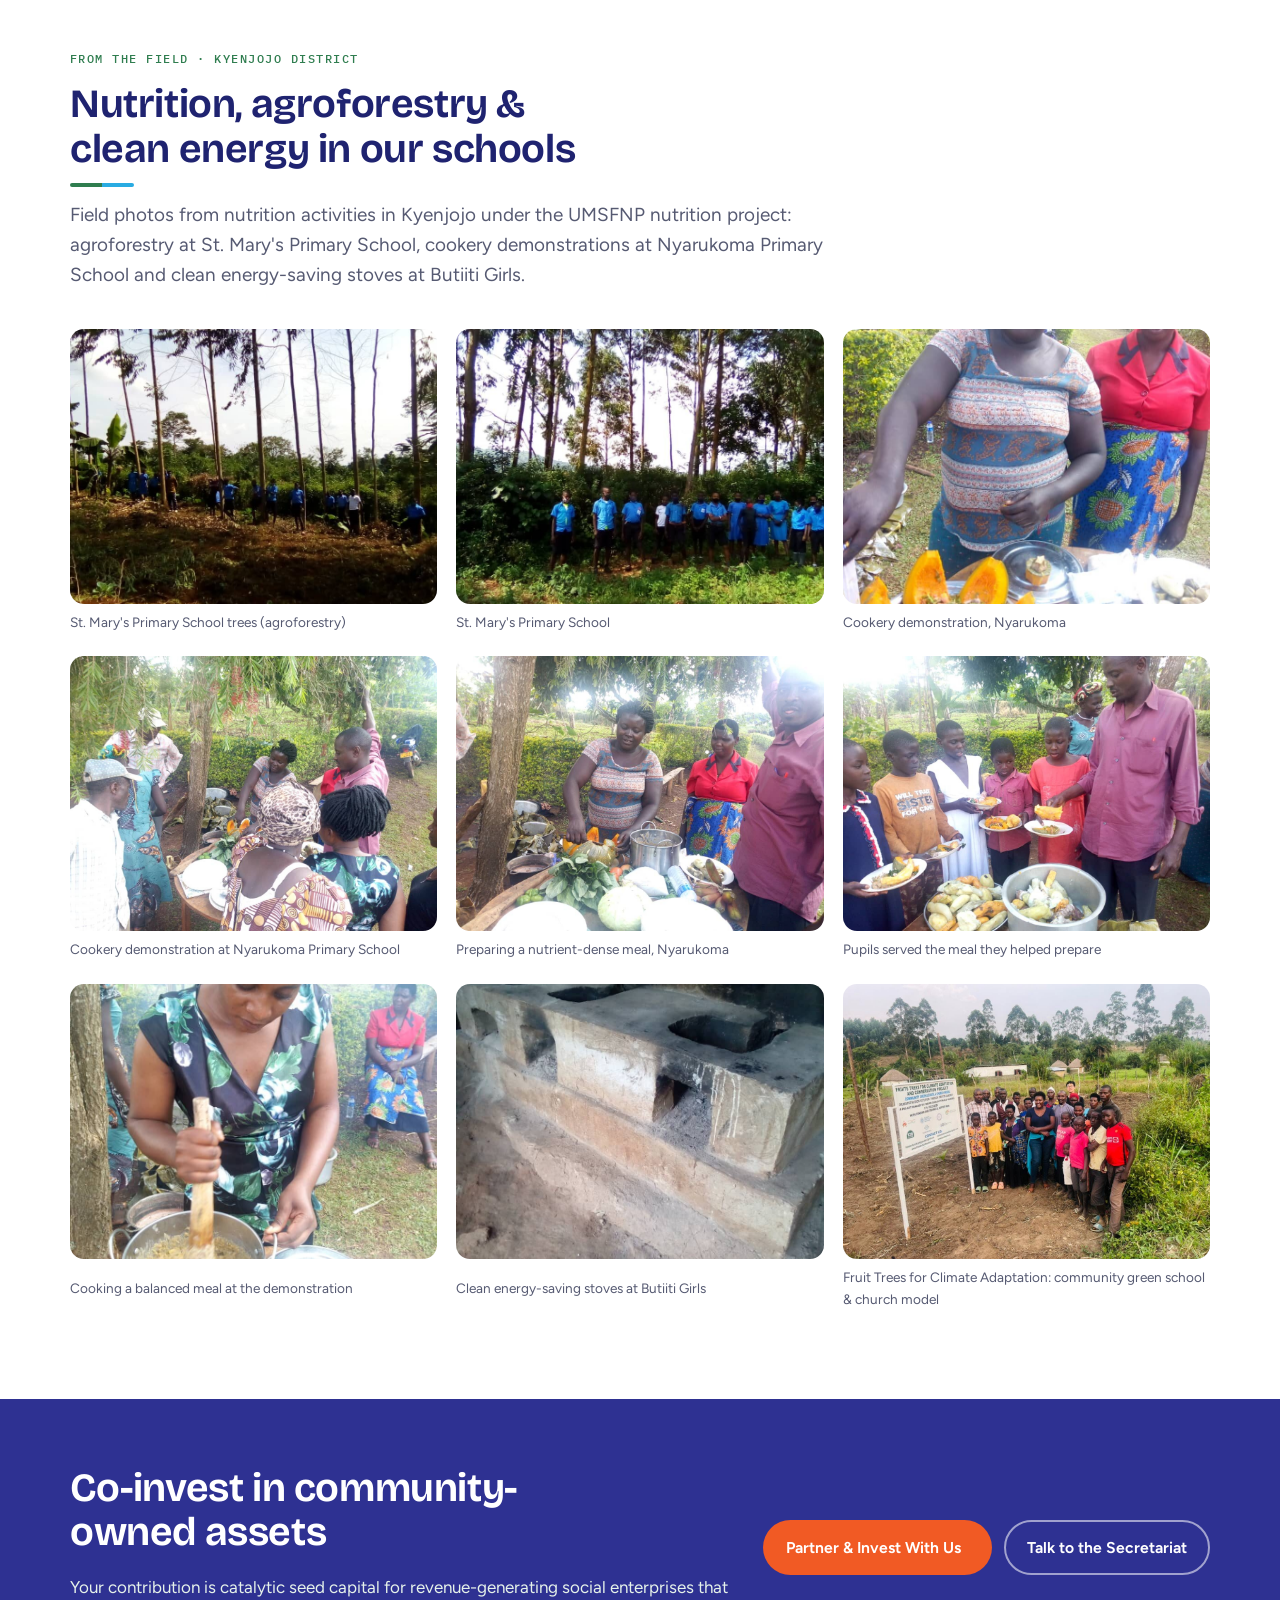
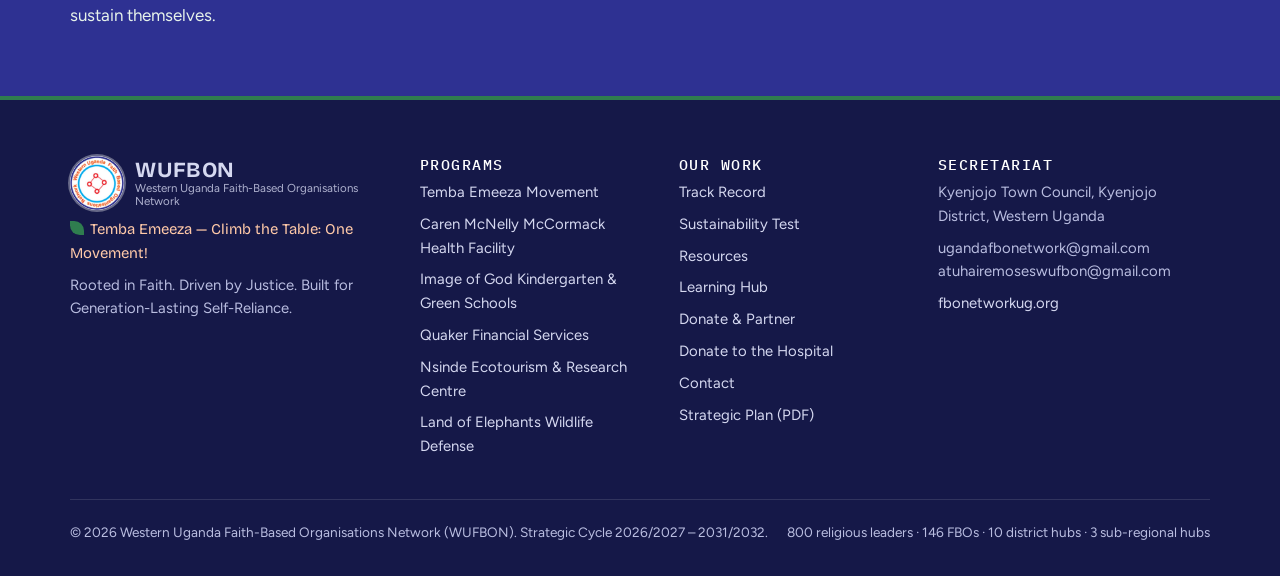
<file: green-schools.html>
<!doctype html>
<html lang="en">
<head>
<meta charset="utf-8">
<meta name="viewport" content="width=device-width, initial-scale=1, viewport-fit=cover">
<title>Interfaith Green Schools | WUFBON Uganda</title>
<meta name="claude:viewport-fit-sides" content="cover">
<meta name="description" content="WUFBON's Interfaith Green Schools Network supports values-based education, Image of God Kindergarten and community schools in Western Uganda.">
<link rel="canonical" href="https://fbonetworkug.org/green-schools.html">
<meta property="og:type" content="website">
<meta property="og:site_name" content="WUFBON">
<meta property="og:locale" content="en_UG">
<meta property="og:title" content="Interfaith Green Schools | WUFBON Uganda">
<meta property="og:description" content="WUFBON's Interfaith Green Schools Network supports values-based education, Image of God Kindergarten and community schools in Western Uganda.">
<meta property="og:url" content="https://fbonetworkug.org/green-schools.html">
<meta property="og:image" content="https://fbonetworkug.org/assets/img/wufbon-logo.png">
<meta property="og:image:alt" content="WUFBON — Western Uganda Faith-Based Organisations Network">
<meta name="twitter:card" content="summary">
<meta name="twitter:title" content="Interfaith Green Schools | WUFBON Uganda">
<meta name="twitter:description" content="WUFBON's Interfaith Green Schools Network supports values-based education, Image of God Kindergarten and community schools in Western Uganda.">
<meta name="twitter:image" content="https://fbonetworkug.org/assets/img/wufbon-logo.png">
<link rel="preconnect" href="https://fonts.googleapis.com"><link rel="preconnect" href="https://fonts.gstatic.com" crossorigin><link rel="stylesheet" href="https://fonts.googleapis.com/css2?family=Bricolage+Grotesque:opsz,wght@12..96,500;12..96,650;12..96,700&family=Figtree:wght@400;500;600;700&family=IBM+Plex+Mono:wght@500&display=swap">
<link rel="icon" type="image/png" href="assets/img/favicon.png">
<link rel="stylesheet" href="assets/css/style.css">
</head>
<body class="nature">
<a class="skip" href="#main">Skip to content</a>
<header class="site-header">
  <div class="wrap nav">
    <a class="brand" href="index.html" aria-label="WUFBON home"><img class="brand-mark" src="assets/img/wufbon-logo.png" alt="WUFBON logo" width="54" height="54"><span class="brand-text"><strong>WUFBON</strong><span>Western Uganda Faith-Based Organisations Network</span></span></a>
    <ul class="nav-links">
      <li><a href="index.html">Home</a></li>
      <li><a href="projects-and-track-record.html">Track Record</a></li>
      <li><a href="sustainability-test.html">Accountability</a></li>
      <li><a href="resources.html">Resources</a></li>
      <li><a href="contact.html">Contact</a></li>
    </ul>
    <a class="btn btn-primary" href="donate.html">Donate</a>
    <button class="menu-toggle" type="button" data-menu-toggle aria-controls="site-menu" aria-expanded="false"><span class="burger" aria-hidden="true"><span></span><span></span><span></span></span><span class="label">Programs &amp; menu</span></button>
  </div>
</header>

<div class="drawer-backdrop" data-menu-close></div>
<nav class="drawer" id="site-menu" aria-label="Site menu" aria-hidden="true">
  <div class="drawer-head"><a class="brand" href="index.html" style="color:var(--forest)"><img class="brand-mark" src="assets/img/wufbon-logo.png" alt="WUFBON logo" width="54" height="54"><span class="brand-text"><strong style="color:var(--forest)">WUFBON</strong></span></a><button class="drawer-close" type="button" data-menu-close aria-label="Close menu">&times;</button></div>
  <div class="drawer-group"><h2>Our Programs</h2><a href="temba-emeeza-movement.html"><span class="num">01</span><strong>Temba Emeeza Movement</strong><small>Civic rights, worker power & just energy transition</small></a><a href="caren-mccormack-facility.html"><span class="num">02</span><strong>Caren McNelly McCormack Health Facility</strong><small>Women & children's clinical care, climate-health resilience</small></a><a href="green-schools.html"><span class="num">03</span><strong>Image of God Kindergarten & Green Schools</strong><small>52+ interfaith green schools, OVC meals</small></a><a href="quaker-financial-services.html"><span class="num">04</span><strong>Quaker Financial Services</strong><small>Stigma-free capital, the Pink Economy Fund</small></a><a href="conservation-and-ecotourism.html#nsinde"><span class="num">05</span><strong>Nsinde Ecotourism & Research Centre</strong><small>Eco-beach, water lab, riverbank reforestation</small></a><a href="conservation-and-ecotourism.html#elephants"><span class="num">06</span><strong>Land of Elephants Wildlife Defense</strong><small>Anti-poaching, human–wildlife conflict, forests</small></a></div>
  <div class="drawer-group simple"><h2>Our Work &amp; Accountability</h2>
    <a href="projects-and-track-record.html">Track Record (2013–2026)</a>
    <a href="projects-and-track-record.html#policy">Policy &amp; Governance Milestones</a>
    <a href="projects-and-track-record.html#archive">Partnership Archive</a>
    <a href="sustainability-test.html">Five-Question Financial Exit Test</a>
  </div>
  <div class="drawer-group simple"><h2>Resources</h2>
    <a href="resources.html">Resources &amp; Publications</a>
    <a href="learning-hub.html">Learning Hub</a>
  </div>
  <div class="drawer-group simple"><h2>Get Involved</h2>
    <a href="index.html">Home</a>
    <a href="donate.html">Donate &amp; Partner</a>
    <a href="https://www.every.org/western-uganda-fbo-network/f/caren-mcnelly-mccormack">Donate to the Hospital</a>
    <a href="contact.html">Contact Secretariat &amp; Hubs</a>
    <a href="https://fbonetworkug.org/strategic-plan-2026-2032.pdf">Strategic Plan 2026/27–2031/32 (PDF)</a>
  </div>
</nav>
<main id="main">
<section class="page-hero"><div class="wrap">
  <div class="hero-copy"><p class="crumbs"><a href="index.html">Home</a> / Green Schools</p><p class="eyebrow">Program 3 · Foundational learning</p><h1>Image of God Kindergarten &amp; Interfaith Green Schools Network</h1><p class="lead">Eliminating distance and malnutrition barriers to foundational learning. No child should be locked out of their future due to geographical abandonment.</p></div>
  <figure><img src="assets/img/st-marys-primary-school.jpg" alt="Pupils of St. Mary's Primary School standing among their agroforestry trees" class=""></figure>
</div></section>
<section class="section"><div class="wrap split">
  <div class="prose"><p class="eyebrow">The problem we solved</p><h2>From a 10 km walk to a school next door</h2>
    <p>Before our intervention, young children in Kigoba-Nsinde Village had to walk over 10 kilometers to reach the nearest school, driving severe early-childhood dropout rates.</p>
    <p>The Image of God Kindergarten now anchors a <strong>52+ school Interfaith Green Schools Network</strong> across Western Uganda. Every school operates as a living ecological workspace.</p></div>
  <div class="stats" style="border:1px solid var(--line);border-radius:var(--r)"><div class="wrap" style="grid-template-columns:1fr 1fr;padding:0 1.2rem">
    <div class="stat" style="padding-left:0"><b>52+</b><span>Interfaith green schools</span></div>
    <div class="stat"><b>70%</b><span>Certified OVC nutritional recovery coverage</span></div>
    <div class="stat" style="padding-left:0;border-left:0;border-top:1px solid var(--line)"><b>10 km+</b><span>Walk to school eliminated in Kigoba-Nsinde</span></div>
    <div class="stat" style="border-top:1px solid var(--line)"><b>Daily</b><span>Nutrient-dense school meals from school gardens</span></div>
  </div></div>
</div></section>
<section class="section tint"><div class="wrap">
  <div class="section-head"><p class="eyebrow">Every school is a living workspace</p><h2>What each green school provides</h2></div>
  <div class="features three">
    <div class="feature"><h3>Hands-on climate education</h3><p>On-site indigenous tree nurseries, rooftop rainwater harvesting and clean-energy institutional kitchens.</p></div>
    <div class="feature"><h3>OVC enrollment &amp; nutrition</h3><p>Dedicated enrollment campaigns for Orphans and Vulnerable Children, backed by organic, bio-intensive school gardens that deliver daily, nutrient-dense meals.</p></div>
    <div class="feature"><h3>Integrated child health</h3><p>Routine pediatric check-ups and safe transport tracking to eliminate distance- and hunger-related school dropouts.</p></div>
  </div>
</div></section>
<section class="section alt"><div class="wrap">
  <div class="section-head"><p class="eyebrow">From the field · Kyenjojo District</p><h2>Nutrition, agroforestry &amp; clean energy in our schools</h2><p class="lead">Field photos from nutrition activities in Kyenjojo under the UMSFNP nutrition project: agroforestry at St. Mary's Primary School, cookery demonstrations at Nyarukoma Primary School and clean energy-saving stoves at Butiiti Girls.</p></div>
  <div class="captioned"><figure class="photo"><img src="assets/img/st-marys-agroforestry-trees.jpg" alt="Tall agroforestry trees with pupils beneath them" class=""><figcaption>St. Mary's Primary School trees (agroforestry)</figcaption></figure><figure class="photo"><img src="assets/img/st-marys-primary-school.jpg" alt="St. Mary's Primary School pupils in blue uniforms" class=""><figcaption>St. Mary's Primary School</figcaption></figure><figure class="photo"><img src="assets/img/nyarukoma-cookery-demo-1.jpg" alt="Women preparing pumpkin and vegetables" class=""><figcaption>Cookery demonstration, Nyarukoma</figcaption></figure><figure class="photo"><img src="assets/img/nyarukoma-cookery-demo-2.jpg" alt="Parents and community members gathered around cooking tables" class=""><figcaption>Cookery demonstration at Nyarukoma Primary School</figcaption></figure><figure class="photo"><img src="assets/img/nyarukoma-cookery-demo-3.jpg" alt="Women cooking with fresh vegetables while a man looks on" class=""><figcaption>Preparing a nutrient-dense meal, Nyarukoma</figcaption></figure><figure class="photo"><img src="assets/img/nyarukoma-school-meal.jpg" alt="Children holding plates of food served from large pots" class=""><figcaption>Pupils served the meal they helped prepare</figcaption></figure><figure class="photo"><img src="assets/img/nutrition-cooking-demo.jpg" alt="A woman stirring a pot of food outdoors" class=""><figcaption>Cooking a balanced meal at the demonstration</figcaption></figure><figure class="photo"><img src="assets/img/butiiti-girls-energy-saving-stoves.jpg" alt="Built-in clay energy-saving stoves" class=""><figcaption>Clean energy-saving stoves at Butiiti Girls</figcaption></figure><figure class="photo"><img src="assets/img/fruit-trees-climate-project.jpg" alt="Community members beside the Fruit Trees for Climate Adaptation project sign" class=""><figcaption>Fruit Trees for Climate Adaptation: community green school &amp; church model</figcaption></figure></div>
</div></section>
<section class="cta-band"><div class="wrap"><div class="stack"><h2>Co-invest in community-owned assets</h2><p>Your contribution is catalytic seed capital for revenue-generating social enterprises that sustain themselves.</p></div><div class="cta-row"><a class="btn btn-primary" href="donate.html">Partner &amp; Invest With Us</a><a class="btn btn-ghost" href="contact.html">Talk to the Secretariat</a></div></div></section>
</main>

<footer class="site-footer">
  <div class="wrap">
    <div class="footer-cols">
      <div><a class="brand" href="index.html"><img class="brand-mark" src="assets/img/wufbon-logo.png" alt="WUFBON logo" width="54" height="54"><span class="brand-text"><strong>WUFBON</strong><span>Western Uganda Faith-Based Organisations Network</span></span></a>
        <p class="slogan">Temba Emeeza — Climb the Table: One Movement!</p>
        <p>Rooted in Faith. Driven by Justice. Built for Generation-Lasting Self-Reliance.</p></div>
      <div><h3>Programs</h3><a href="temba-emeeza-movement.html">Temba Emeeza Movement</a><a href="caren-mccormack-facility.html">Caren McNelly McCormack Health Facility</a><a href="green-schools.html">Image of God Kindergarten & Green Schools</a><a href="quaker-financial-services.html">Quaker Financial Services</a><a href="conservation-and-ecotourism.html#nsinde">Nsinde Ecotourism & Research Centre</a><a href="conservation-and-ecotourism.html#elephants">Land of Elephants Wildlife Defense</a></div>
      <div><h3>Our Work</h3><a href="projects-and-track-record.html">Track Record</a><a href="sustainability-test.html">Sustainability Test</a><a href="resources.html">Resources</a><a href="learning-hub.html">Learning Hub</a><a href="donate.html">Donate &amp; Partner</a><a href="https://www.every.org/western-uganda-fbo-network/f/caren-mcnelly-mccormack">Donate to the Hospital</a><a href="contact.html">Contact</a><a href="https://fbonetworkug.org/strategic-plan-2026-2032.pdf">Strategic Plan (PDF)</a></div>
      <div><h3>Secretariat</h3><p>Kyenjojo Town Council, Kyenjojo District, Western Uganda</p><p>ugandafbonetwork@gmail.com<br>atuhairemoseswufbon@gmail.com</p><a href="https://fbonetworkug.org">fbonetworkug.org</a></div>
    </div>
    <div class="footer-bottom"><span>© <span id="year">2026</span> Western Uganda Faith-Based Organisations Network (WUFBON). Strategic Cycle 2026/2027 – 2031/2032.</span><span>800 religious leaders · 146 FBOs · 10 district hubs · 3 sub-regional hubs</span></div>
  </div>
</footer>
<button class="to-top" id="to-top" type="button" aria-label="Back to top"><svg class="ring" viewBox="0 0 52 52" aria-hidden="true"><circle cx="26" cy="26" r="24" class="ring-bg"/><circle cx="26" cy="26" r="24" class="ring-fg" id="to-top-ring"/></svg><svg class="arrow" viewBox="0 0 24 24" aria-hidden="true"><path d="M12 19V5M5 12l7-7 7 7" fill="none" stroke="currentColor" stroke-width="2.4" stroke-linecap="round" stroke-linejoin="round"/></svg></button>
<script src="assets/js/main.js"></script>
</body>
</html>
</file>
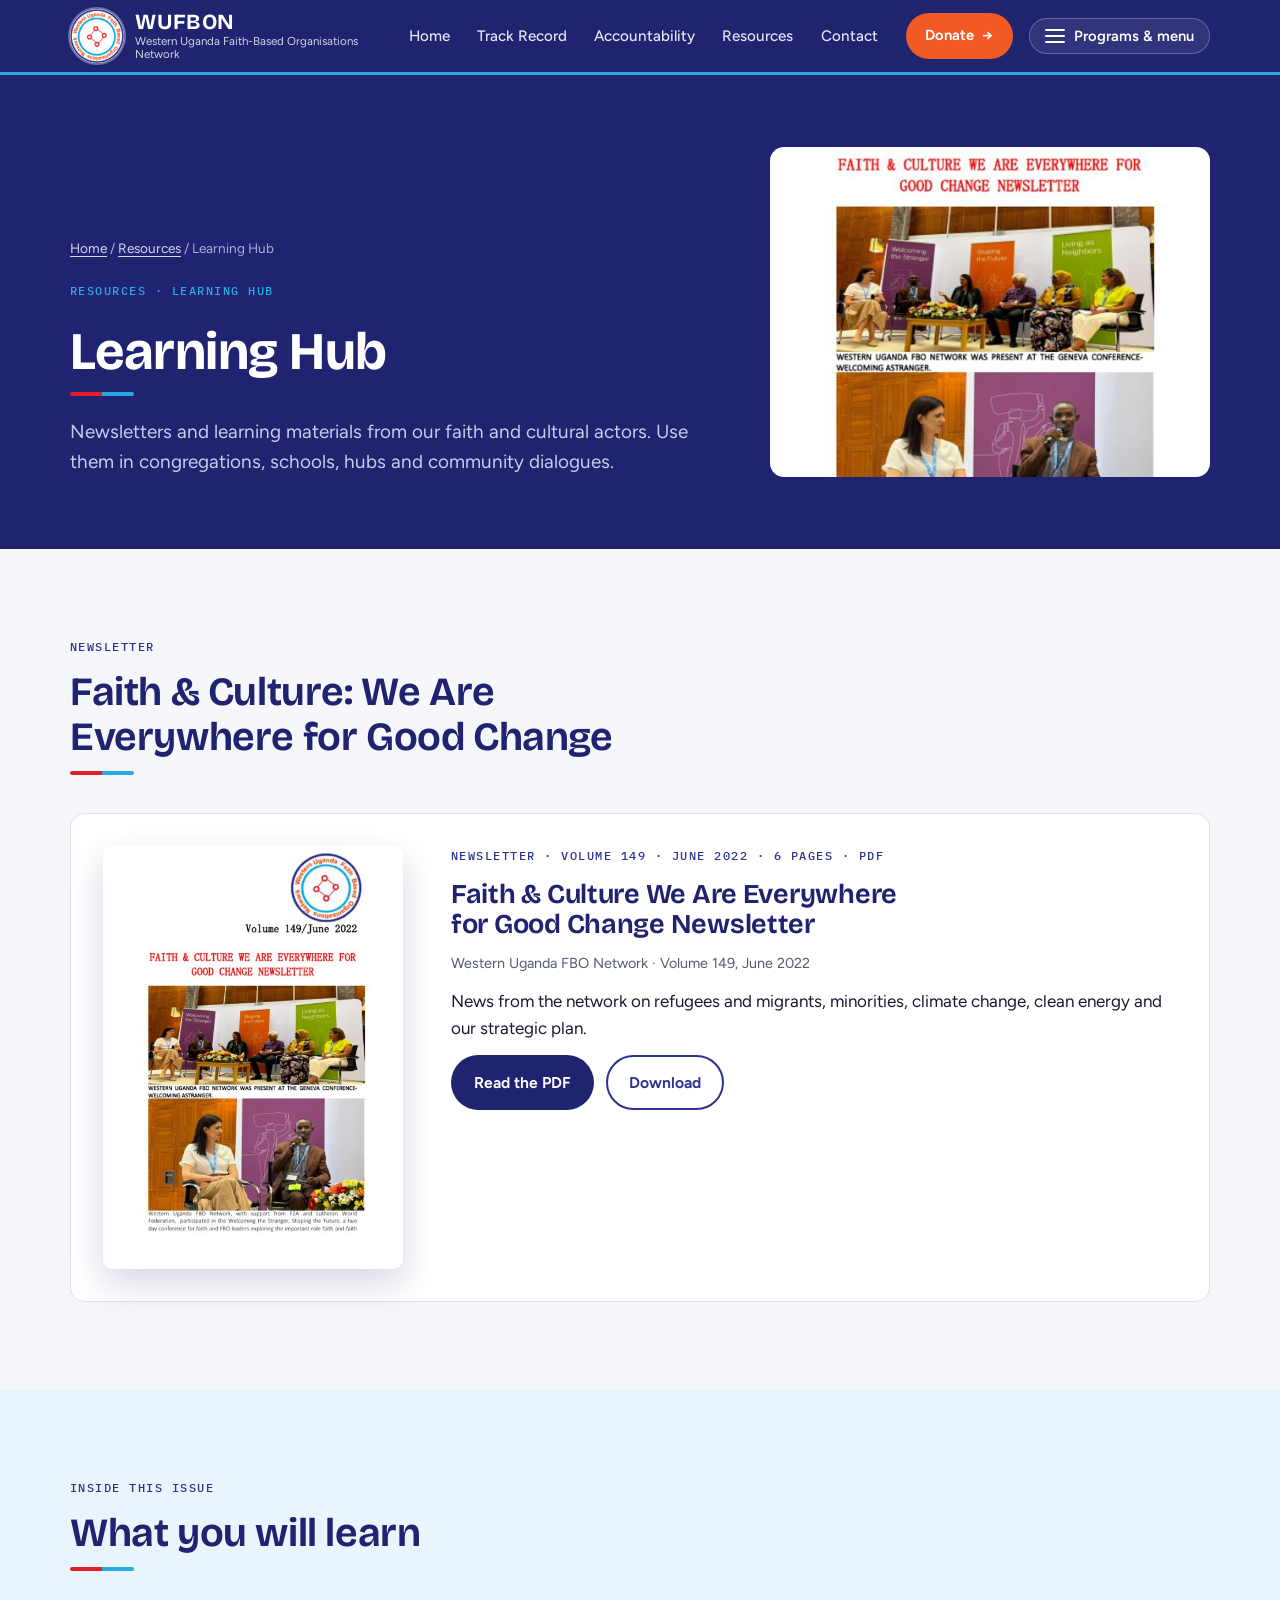
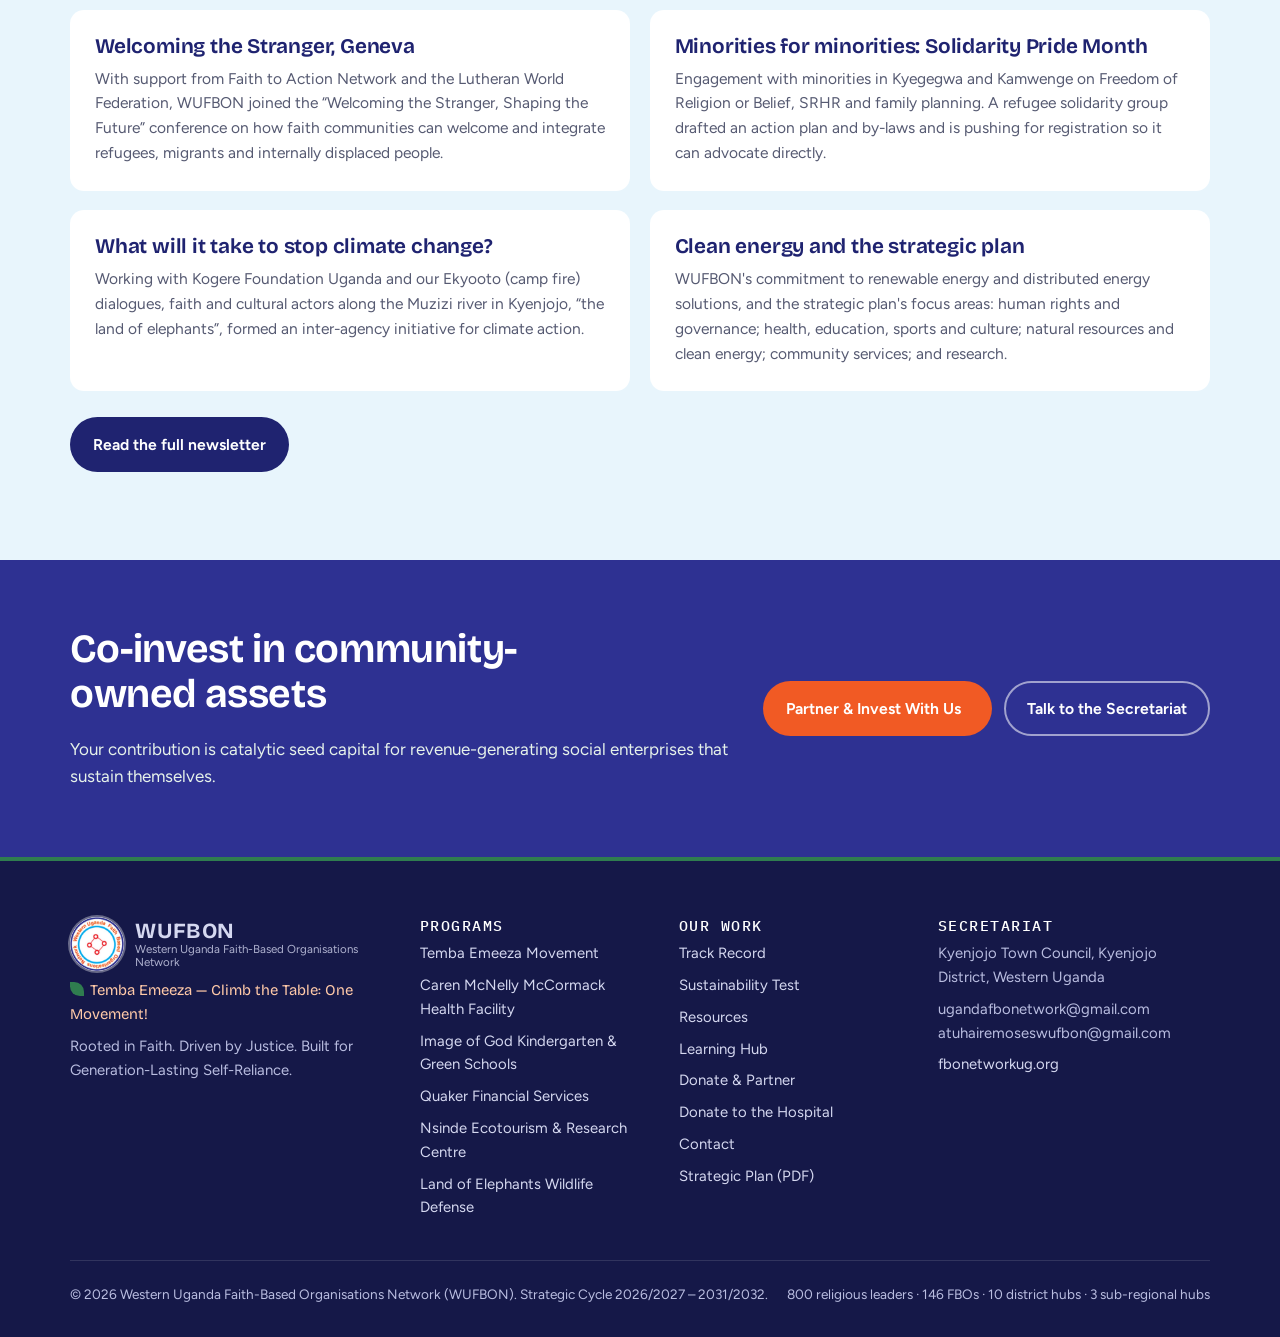
<file: learning-hub.html>
<!doctype html>
<html lang="en">
<head>
<meta charset="utf-8">
<meta name="viewport" content="width=device-width, initial-scale=1, viewport-fit=cover">
<title>Learning Hub | WUFBON Faith-Based Learning Uganda</title>
<meta name="claude:viewport-fit-sides" content="cover">
<meta name="description" content="Explore newsletters and learning materials from WUFBON, the Western Uganda Faith-Based Organisations Network.">
<link rel="canonical" href="https://fbonetworkug.org/learning-hub.html">
<meta property="og:type" content="website">
<meta property="og:site_name" content="WUFBON">
<meta property="og:locale" content="en_UG">
<meta property="og:title" content="Learning Hub | WUFBON Faith-Based Learning Uganda">
<meta property="og:description" content="Explore newsletters and learning materials from WUFBON, the Western Uganda Faith-Based Organisations Network.">
<meta property="og:url" content="https://fbonetworkug.org/learning-hub.html">
<meta property="og:image" content="https://fbonetworkug.org/assets/img/wufbon-logo.png">
<meta property="og:image:alt" content="WUFBON — Western Uganda Faith-Based Organisations Network">
<meta name="twitter:card" content="summary">
<meta name="twitter:title" content="Learning Hub | WUFBON Faith-Based Learning Uganda">
<meta name="twitter:description" content="Explore newsletters and learning materials from WUFBON, the Western Uganda Faith-Based Organisations Network.">
<meta name="twitter:image" content="https://fbonetworkug.org/assets/img/wufbon-logo.png">
<link rel="preconnect" href="https://fonts.googleapis.com"><link rel="preconnect" href="https://fonts.gstatic.com" crossorigin><link rel="stylesheet" href="https://fonts.googleapis.com/css2?family=Bricolage+Grotesque:opsz,wght@12..96,500;12..96,650;12..96,700&family=Figtree:wght@400;500;600;700&family=IBM+Plex+Mono:wght@500&display=swap">
<link rel="icon" type="image/png" href="assets/img/favicon.png">
<link rel="stylesheet" href="assets/css/style.css">
</head>
<body class="">
<a class="skip" href="#main">Skip to content</a>
<header class="site-header">
  <div class="wrap nav">
    <a class="brand" href="index.html" aria-label="WUFBON home"><img class="brand-mark" src="assets/img/wufbon-logo.png" alt="WUFBON logo" width="54" height="54"><span class="brand-text"><strong>WUFBON</strong><span>Western Uganda Faith-Based Organisations Network</span></span></a>
    <ul class="nav-links">
      <li><a href="index.html">Home</a></li>
      <li><a href="projects-and-track-record.html">Track Record</a></li>
      <li><a href="sustainability-test.html">Accountability</a></li>
      <li><a href="resources.html">Resources</a></li>
      <li><a href="contact.html">Contact</a></li>
    </ul>
    <a class="btn btn-primary" href="donate.html">Donate</a>
    <button class="menu-toggle" type="button" data-menu-toggle aria-controls="site-menu" aria-expanded="false"><span class="burger" aria-hidden="true"><span></span><span></span><span></span></span><span class="label">Programs &amp; menu</span></button>
  </div>
</header>

<div class="drawer-backdrop" data-menu-close></div>
<nav class="drawer" id="site-menu" aria-label="Site menu" aria-hidden="true">
  <div class="drawer-head"><a class="brand" href="index.html" style="color:var(--forest)"><img class="brand-mark" src="assets/img/wufbon-logo.png" alt="WUFBON logo" width="54" height="54"><span class="brand-text"><strong style="color:var(--forest)">WUFBON</strong></span></a><button class="drawer-close" type="button" data-menu-close aria-label="Close menu">&times;</button></div>
  <div class="drawer-group"><h2>Our Programs</h2><a href="temba-emeeza-movement.html"><span class="num">01</span><strong>Temba Emeeza Movement</strong><small>Civic rights, worker power & just energy transition</small></a><a href="caren-mccormack-facility.html"><span class="num">02</span><strong>Caren McNelly McCormack Health Facility</strong><small>Women & children's clinical care, climate-health resilience</small></a><a href="green-schools.html"><span class="num">03</span><strong>Image of God Kindergarten & Green Schools</strong><small>52+ interfaith green schools, OVC meals</small></a><a href="quaker-financial-services.html"><span class="num">04</span><strong>Quaker Financial Services</strong><small>Stigma-free capital, the Pink Economy Fund</small></a><a href="conservation-and-ecotourism.html#nsinde"><span class="num">05</span><strong>Nsinde Ecotourism & Research Centre</strong><small>Eco-beach, water lab, riverbank reforestation</small></a><a href="conservation-and-ecotourism.html#elephants"><span class="num">06</span><strong>Land of Elephants Wildlife Defense</strong><small>Anti-poaching, human–wildlife conflict, forests</small></a></div>
  <div class="drawer-group simple"><h2>Our Work &amp; Accountability</h2>
    <a href="projects-and-track-record.html">Track Record (2013–2026)</a>
    <a href="projects-and-track-record.html#policy">Policy &amp; Governance Milestones</a>
    <a href="projects-and-track-record.html#archive">Partnership Archive</a>
    <a href="sustainability-test.html">Five-Question Financial Exit Test</a>
  </div>
  <div class="drawer-group simple"><h2>Resources</h2>
    <a href="resources.html">Resources &amp; Publications</a>
    <a href="learning-hub.html">Learning Hub</a>
  </div>
  <div class="drawer-group simple"><h2>Get Involved</h2>
    <a href="index.html">Home</a>
    <a href="donate.html">Donate &amp; Partner</a>
    <a href="https://www.every.org/western-uganda-fbo-network/f/caren-mcnelly-mccormack">Donate to the Hospital</a>
    <a href="contact.html">Contact Secretariat &amp; Hubs</a>
    <a href="https://fbonetworkug.org/strategic-plan-2026-2032.pdf">Strategic Plan 2026/27–2031/32 (PDF)</a>
  </div>
</nav>
<main id="main">
<section class="page-hero"><div class="wrap">
  <div class="hero-copy"><p class="crumbs"><a href="index.html">Home</a> / <a href="resources.html">Resources</a> / Learning Hub</p><p class="eyebrow">Resources · Learning Hub</p><h1>Learning Hub</h1><p class="lead">Newsletters and learning materials from our faith and cultural actors. Use them in congregations, schools, hubs and community dialogues.</p></div>
  <figure><img src="assets/img/covers/faith-culture-newsletter-2022.jpg" alt="Cover of the Faith &amp; Culture We Are Everywhere for Good Change newsletter, June 2022"></figure>
</div></section>
<section class="section"><div class="wrap">
  <div class="section-head"><p class="eyebrow">Newsletter</p><h2>Faith &amp; Culture: We Are Everywhere for Good Change</h2></div>
  <article class="pub"><a class="pub-cover" href="assets/docs/Faith-and-Culture-Newsletter-Vol149-June-2022.pdf" aria-label="Open Faith &amp; Culture We Are Everywhere for Good Change Newsletter (PDF)"><img src="assets/img/covers/faith-culture-newsletter-2022.jpg" alt="Cover of the Faith &amp; Culture newsletter, Volume 149, June 2022"></a>
  <div class="pub-body"><p class="eyebrow">Newsletter · Volume 149 · June 2022 · 6 pages · PDF</p><h3>Faith &amp; Culture We Are Everywhere for Good Change Newsletter</h3><p class="pub-meta">Western Uganda FBO Network · Volume 149, June 2022</p><p>News from the network on refugees and migrants, minorities, climate change, clean energy and our strategic plan.</p>
  <p class="cta-row"><a class="btn btn-dark" href="assets/docs/Faith-and-Culture-Newsletter-Vol149-June-2022.pdf" target="_blank" rel="noopener">Read the PDF</a><a class="btn btn-outline" href="assets/docs/Faith-and-Culture-Newsletter-Vol149-June-2022.pdf" download>Download</a></p></div></article>
</div></section>
<section class="section tint"><div class="wrap">
  <div class="section-head"><p class="eyebrow">Inside this issue</p><h2>What you will learn</h2></div>
  <div class="features">
    <div class="feature"><h3>Welcoming the Stranger, Geneva</h3><p>With support from Faith to Action Network and the Lutheran World Federation, WUFBON joined the “Welcoming the Stranger, Shaping the Future” conference on how faith communities can welcome and integrate refugees, migrants and internally displaced people.</p></div>
    <div class="feature"><h3>Minorities for minorities: Solidarity Pride Month</h3><p>Engagement with minorities in Kyegegwa and Kamwenge on Freedom of Religion or Belief, SRHR and family planning. A refugee solidarity group drafted an action plan and by-laws and is pushing for registration so it can advocate directly.</p></div>
    <div class="feature"><h3>What will it take to stop climate change?</h3><p>Working with Kogere Foundation Uganda and our Ekyooto (camp fire) dialogues, faith and cultural actors along the Muzizi river in Kyenjojo, “the land of elephants”, formed an inter-agency initiative for climate action.</p></div>
    <div class="feature"><h3>Clean energy and the strategic plan</h3><p>WUFBON's commitment to renewable energy and distributed energy solutions, and the strategic plan's focus areas: human rights and governance; health, education, sports and culture; natural resources and clean energy; community services; and research.</p></div>
  </div>
  <p style="margin-top:1.6rem"><a class="btn btn-dark" href="assets/docs/Faith-and-Culture-Newsletter-Vol149-June-2022.pdf" target="_blank" rel="noopener">Read the full newsletter</a></p>
</div></section>
<section class="cta-band"><div class="wrap"><div class="stack"><h2>Co-invest in community-owned assets</h2><p>Your contribution is catalytic seed capital for revenue-generating social enterprises that sustain themselves.</p></div><div class="cta-row"><a class="btn btn-primary" href="donate.html">Partner &amp; Invest With Us</a><a class="btn btn-ghost" href="contact.html">Talk to the Secretariat</a></div></div></section>
</main>

<footer class="site-footer">
  <div class="wrap">
    <div class="footer-cols">
      <div><a class="brand" href="index.html"><img class="brand-mark" src="assets/img/wufbon-logo.png" alt="WUFBON logo" width="54" height="54"><span class="brand-text"><strong>WUFBON</strong><span>Western Uganda Faith-Based Organisations Network</span></span></a>
        <p class="slogan">Temba Emeeza — Climb the Table: One Movement!</p>
        <p>Rooted in Faith. Driven by Justice. Built for Generation-Lasting Self-Reliance.</p></div>
      <div><h3>Programs</h3><a href="temba-emeeza-movement.html">Temba Emeeza Movement</a><a href="caren-mccormack-facility.html">Caren McNelly McCormack Health Facility</a><a href="green-schools.html">Image of God Kindergarten & Green Schools</a><a href="quaker-financial-services.html">Quaker Financial Services</a><a href="conservation-and-ecotourism.html#nsinde">Nsinde Ecotourism & Research Centre</a><a href="conservation-and-ecotourism.html#elephants">Land of Elephants Wildlife Defense</a></div>
      <div><h3>Our Work</h3><a href="projects-and-track-record.html">Track Record</a><a href="sustainability-test.html">Sustainability Test</a><a href="resources.html">Resources</a><a href="learning-hub.html">Learning Hub</a><a href="donate.html">Donate &amp; Partner</a><a href="https://www.every.org/western-uganda-fbo-network/f/caren-mcnelly-mccormack">Donate to the Hospital</a><a href="contact.html">Contact</a><a href="https://fbonetworkug.org/strategic-plan-2026-2032.pdf">Strategic Plan (PDF)</a></div>
      <div><h3>Secretariat</h3><p>Kyenjojo Town Council, Kyenjojo District, Western Uganda</p><p>ugandafbonetwork@gmail.com<br>atuhairemoseswufbon@gmail.com</p><a href="https://fbonetworkug.org">fbonetworkug.org</a></div>
    </div>
    <div class="footer-bottom"><span>© <span id="year">2026</span> Western Uganda Faith-Based Organisations Network (WUFBON). Strategic Cycle 2026/2027 – 2031/2032.</span><span>800 religious leaders · 146 FBOs · 10 district hubs · 3 sub-regional hubs</span></div>
  </div>
</footer>
<button class="to-top" id="to-top" type="button" aria-label="Back to top"><svg class="ring" viewBox="0 0 52 52" aria-hidden="true"><circle cx="26" cy="26" r="24" class="ring-bg"/><circle cx="26" cy="26" r="24" class="ring-fg" id="to-top-ring"/></svg><svg class="arrow" viewBox="0 0 24 24" aria-hidden="true"><path d="M12 19V5M5 12l7-7 7 7" fill="none" stroke="currentColor" stroke-width="2.4" stroke-linecap="round" stroke-linejoin="round"/></svg></button>
<script src="assets/js/main.js"></script>
</body>
</html>
</file>
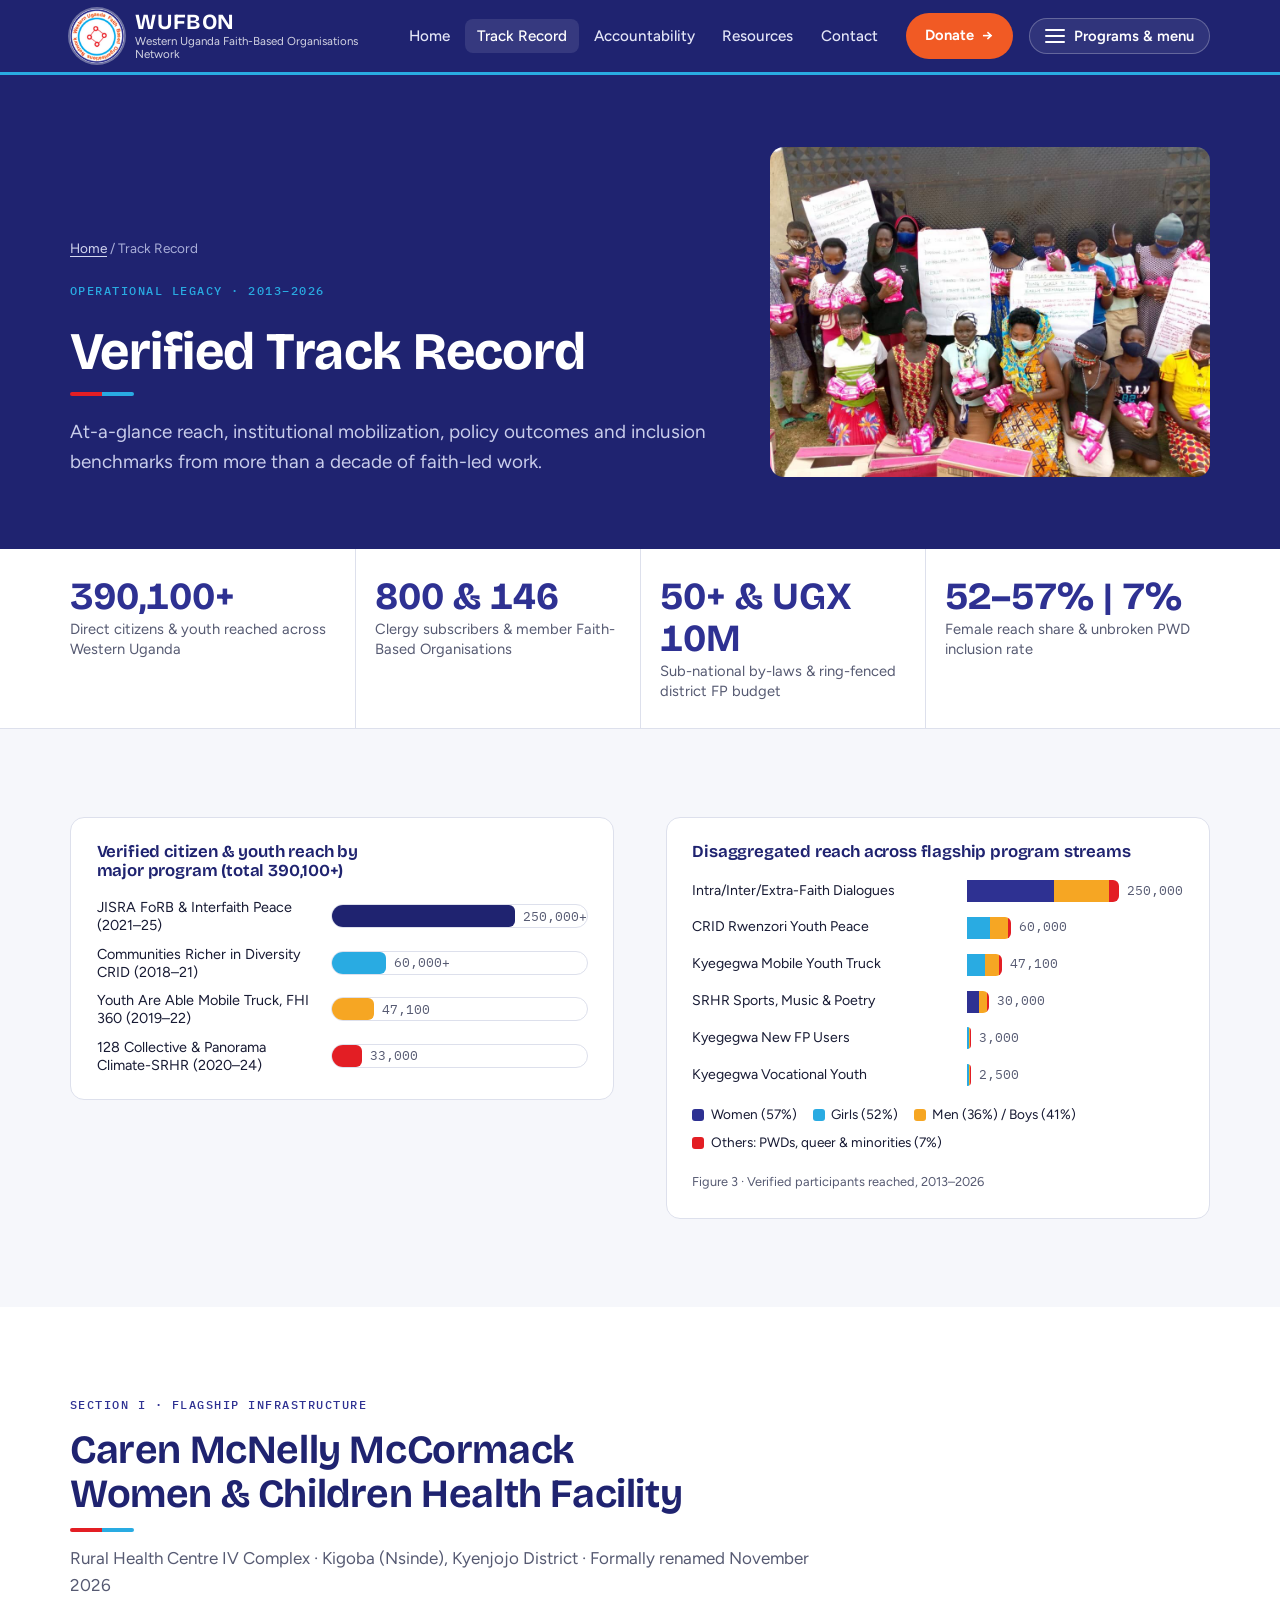
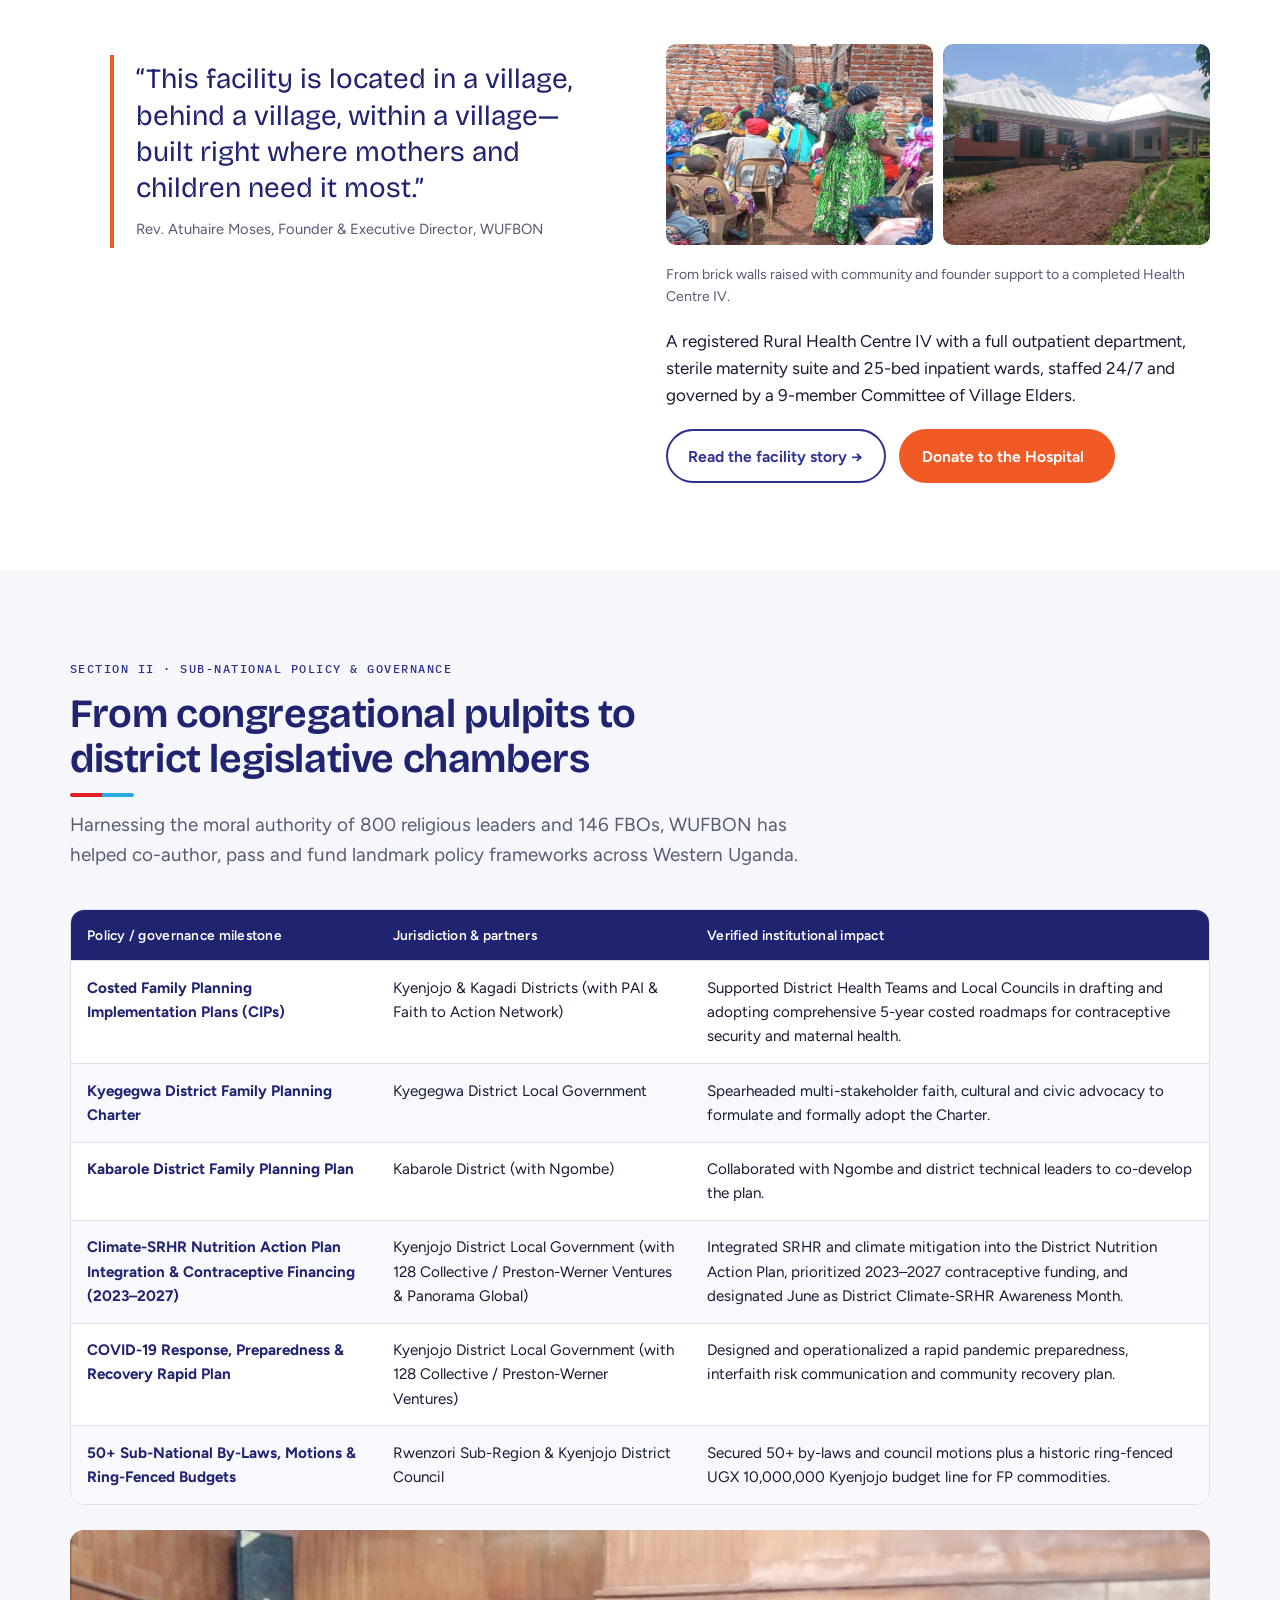
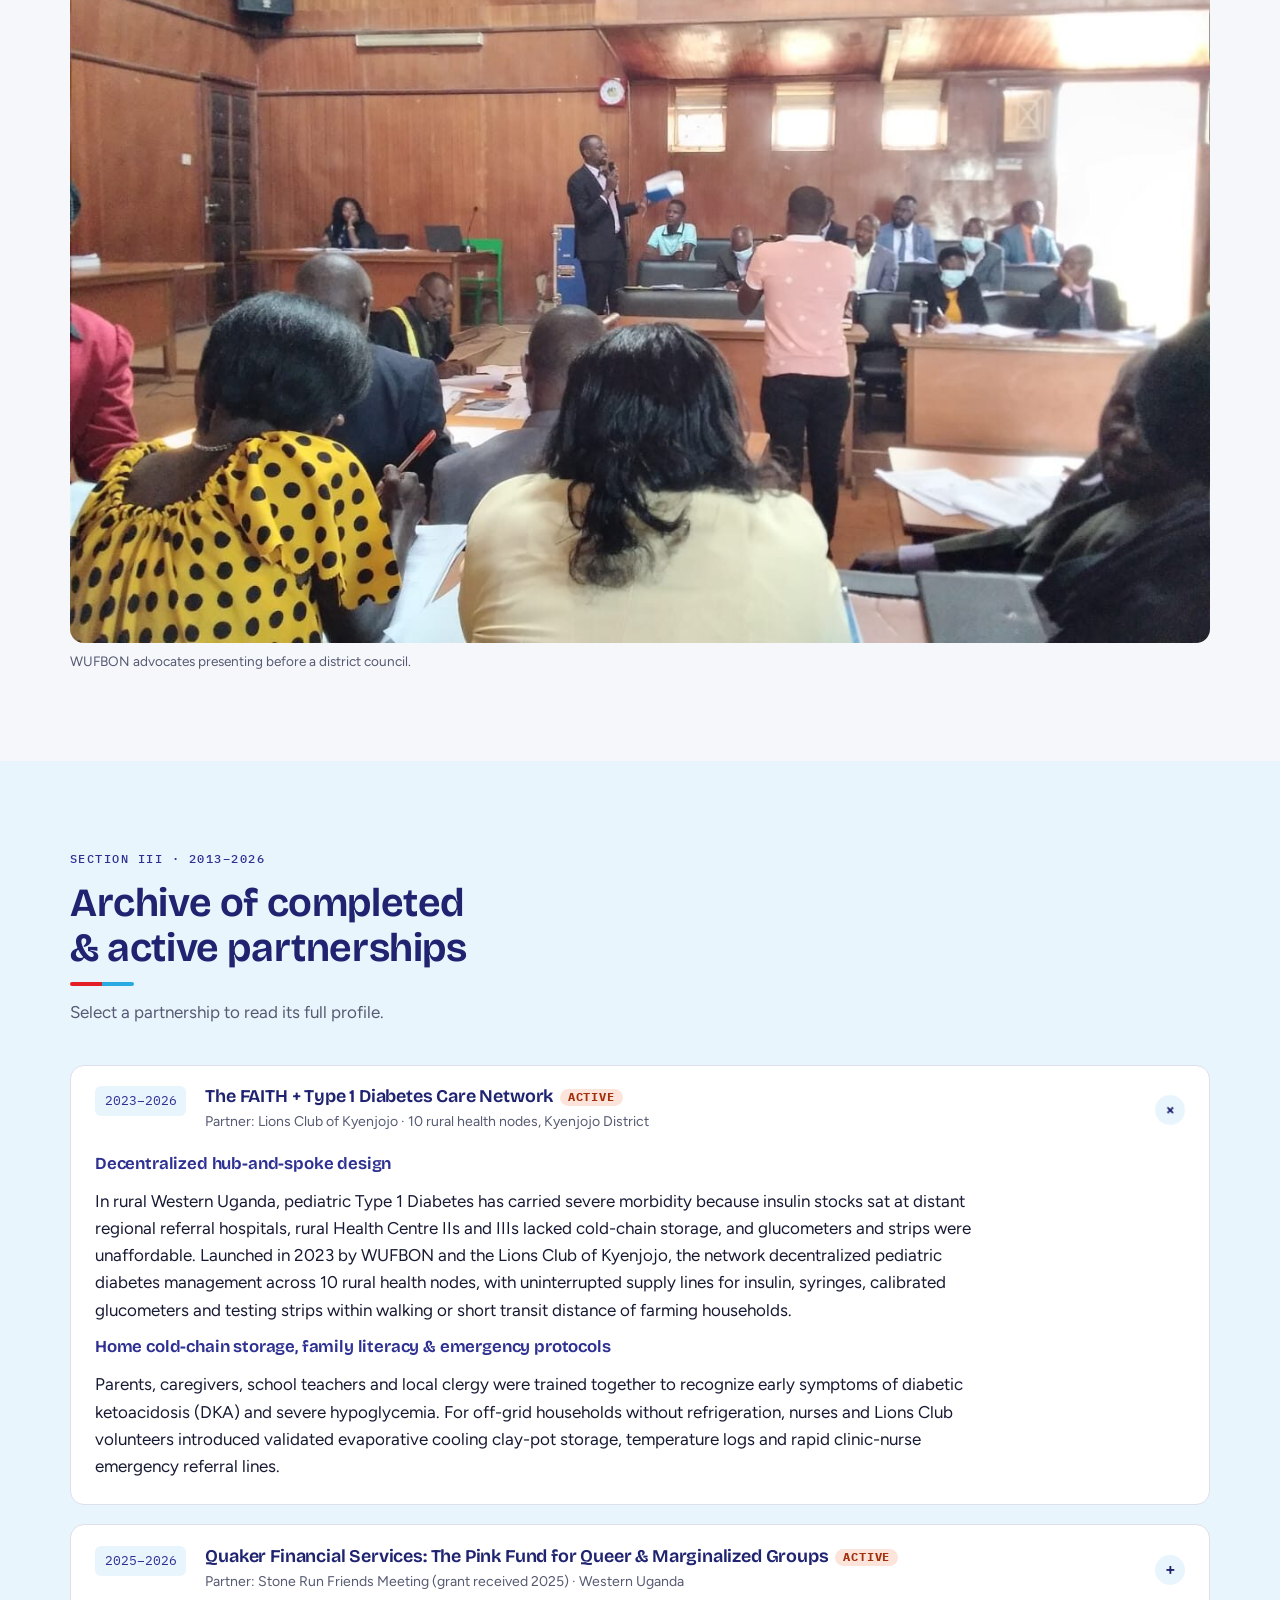
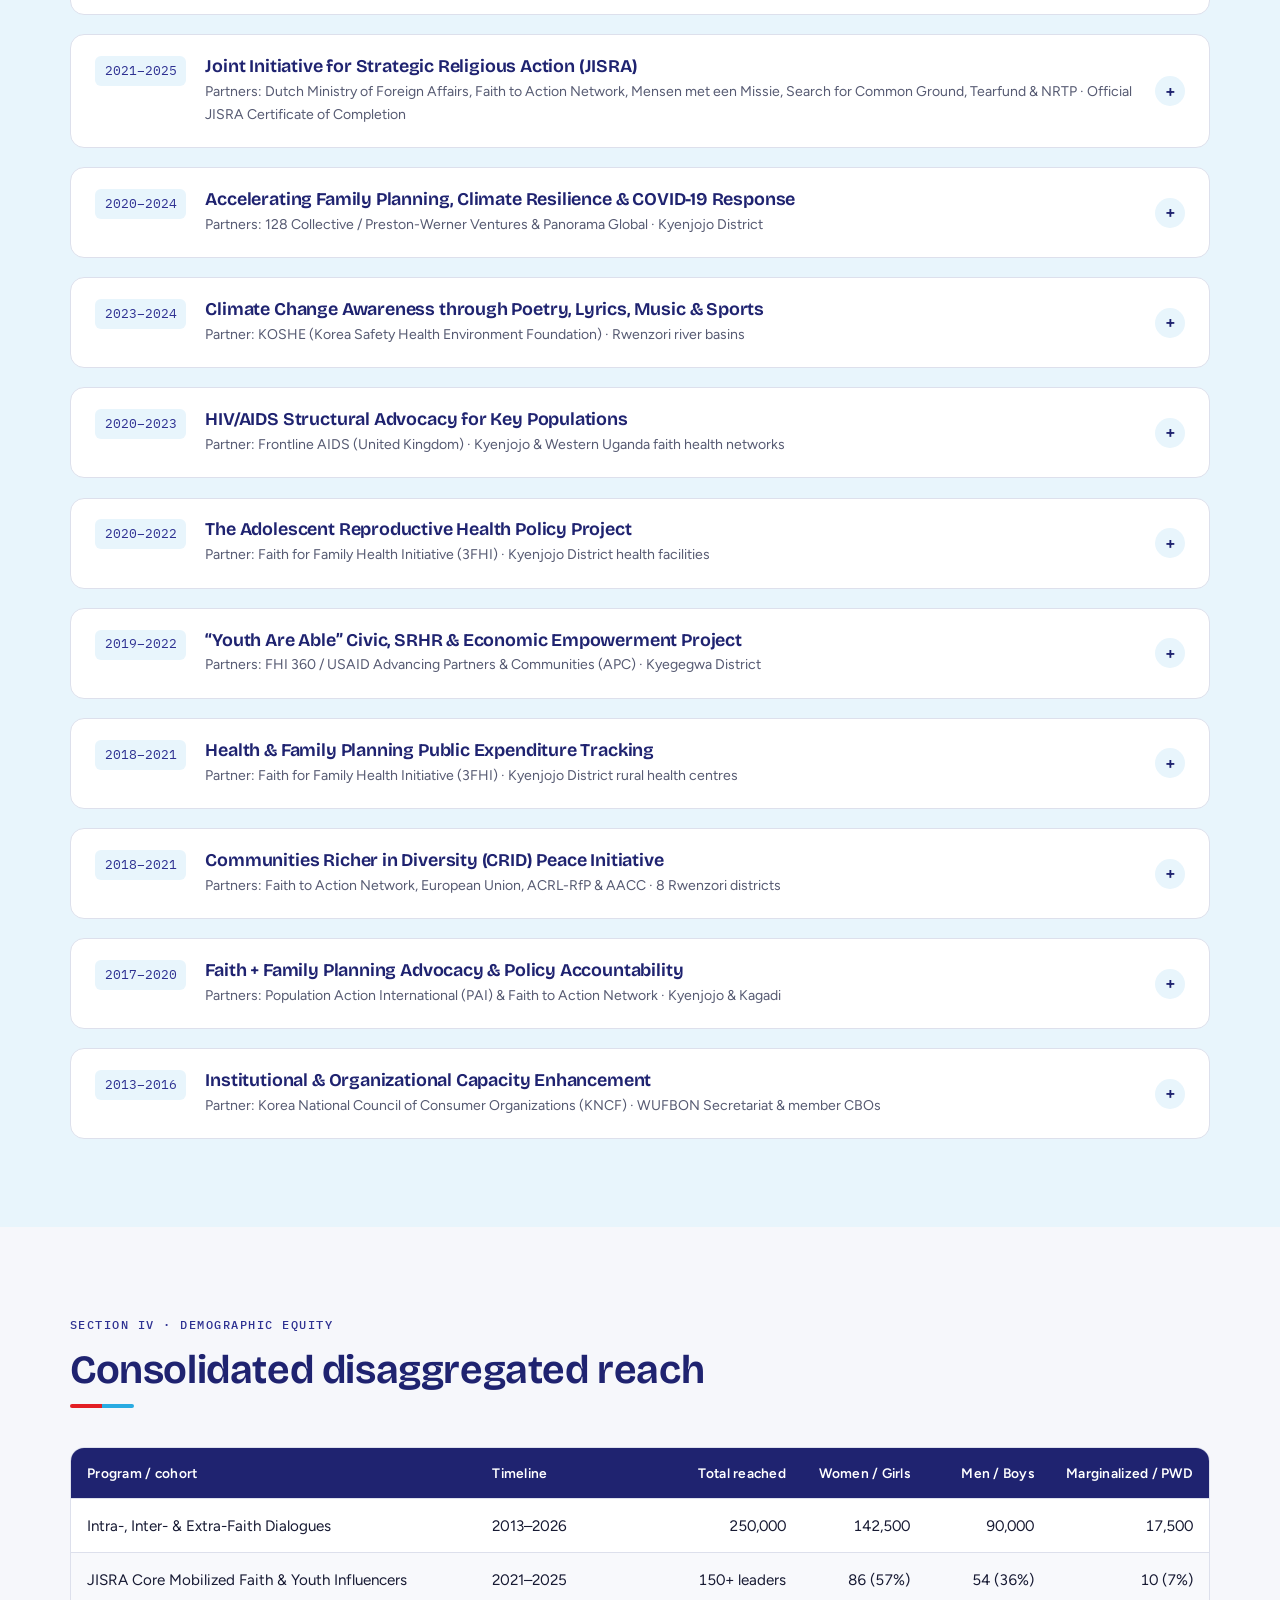
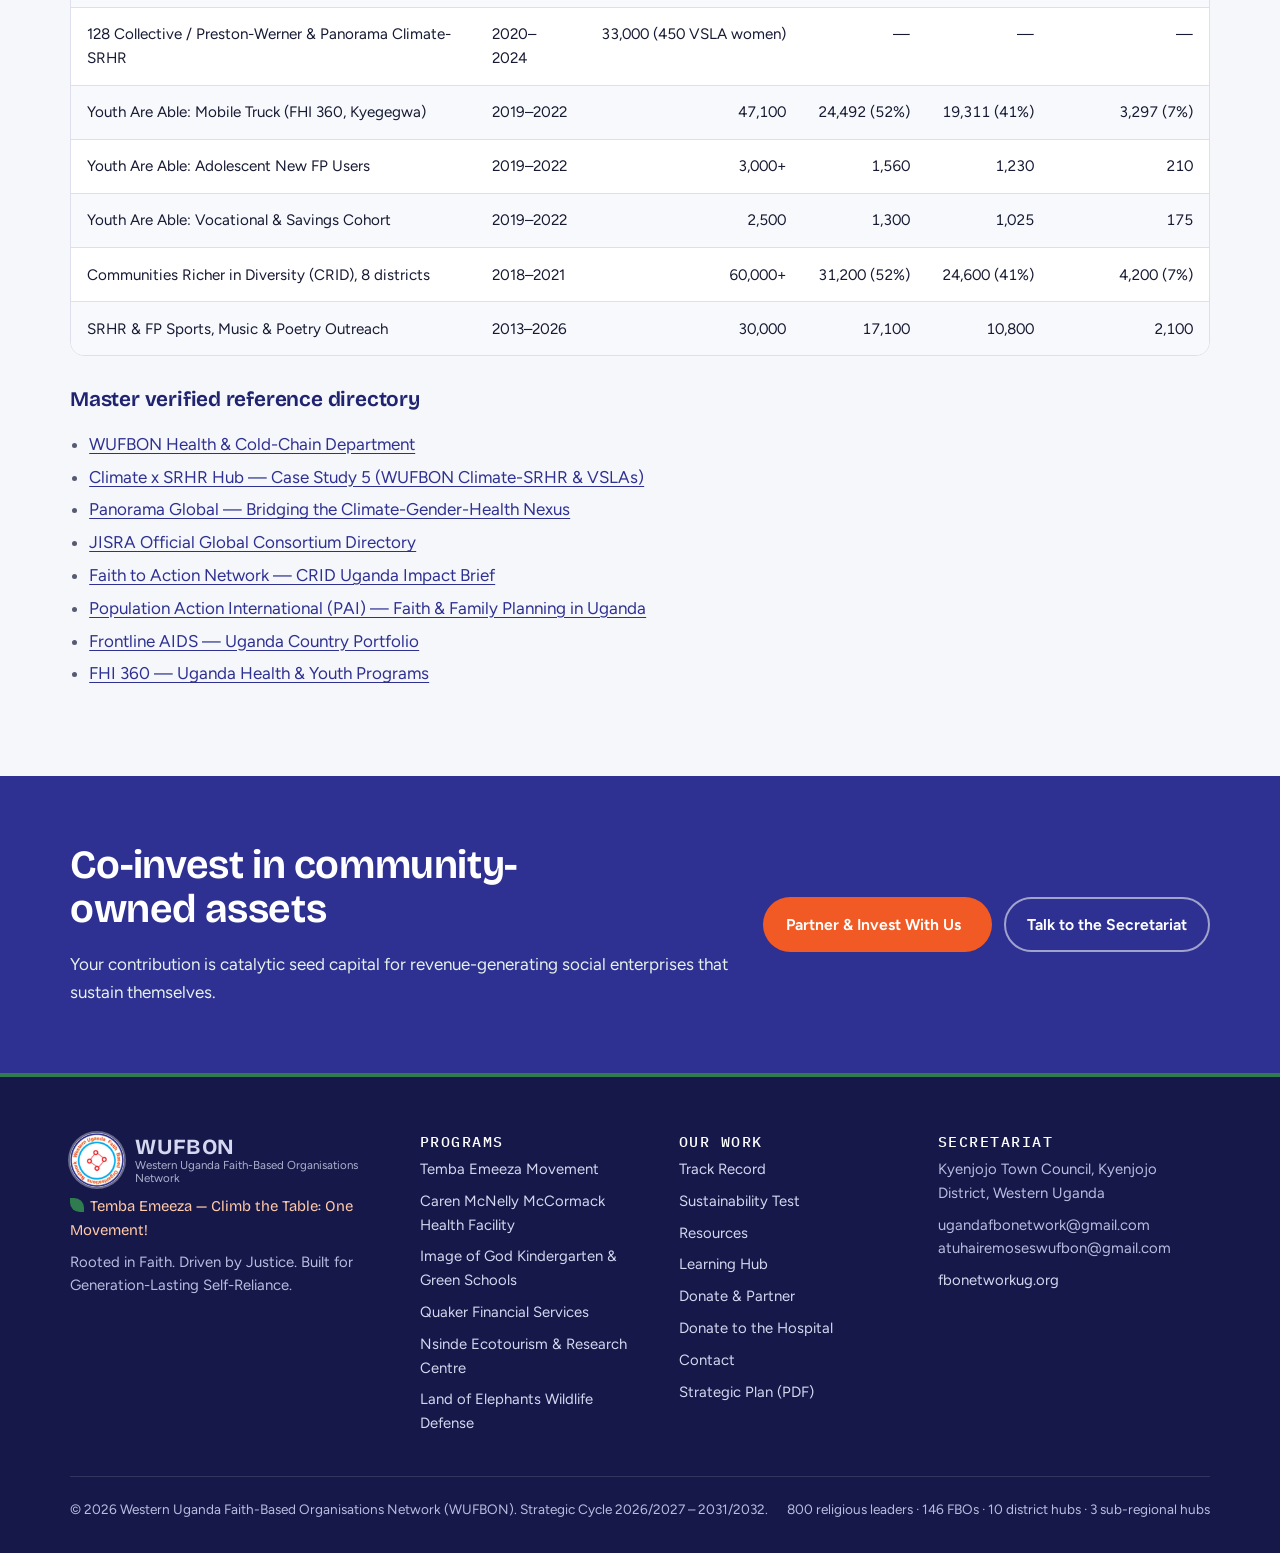
<file: projects-and-track-record.html>
<!doctype html>
<html lang="en">
<head>
<meta charset="utf-8">
<meta name="viewport" content="width=device-width, initial-scale=1, viewport-fit=cover">
<title>Projects & Track Record | WUFBON Uganda</title>
<meta name="claude:viewport-fit-sides" content="cover">
<meta name="description" content="Review WUFBON's projects, community impact, policy milestones and partnership record across Western Uganda from 2013 to 2026.">
<link rel="canonical" href="https://fbonetworkug.org/projects-and-track-record.html">
<meta property="og:type" content="website">
<meta property="og:site_name" content="WUFBON">
<meta property="og:locale" content="en_UG">
<meta property="og:title" content="Projects & Track Record | WUFBON Uganda">
<meta property="og:description" content="Review WUFBON's projects, community impact, policy milestones and partnership record across Western Uganda from 2013 to 2026.">
<meta property="og:url" content="https://fbonetworkug.org/projects-and-track-record.html">
<meta property="og:image" content="https://fbonetworkug.org/assets/img/wufbon-logo.png">
<meta property="og:image:alt" content="WUFBON — Western Uganda Faith-Based Organisations Network">
<meta name="twitter:card" content="summary">
<meta name="twitter:title" content="Projects & Track Record | WUFBON Uganda">
<meta name="twitter:description" content="Review WUFBON's projects, community impact, policy milestones and partnership record across Western Uganda from 2013 to 2026.">
<meta name="twitter:image" content="https://fbonetworkug.org/assets/img/wufbon-logo.png">
<link rel="preconnect" href="https://fonts.googleapis.com"><link rel="preconnect" href="https://fonts.gstatic.com" crossorigin><link rel="stylesheet" href="https://fonts.googleapis.com/css2?family=Bricolage+Grotesque:opsz,wght@12..96,500;12..96,650;12..96,700&family=Figtree:wght@400;500;600;700&family=IBM+Plex+Mono:wght@500&display=swap">
<link rel="icon" type="image/png" href="assets/img/favicon.png">
<link rel="stylesheet" href="assets/css/style.css">
</head>
<body class="">
<a class="skip" href="#main">Skip to content</a>
<header class="site-header">
  <div class="wrap nav">
    <a class="brand" href="index.html" aria-label="WUFBON home"><img class="brand-mark" src="assets/img/wufbon-logo.png" alt="WUFBON logo" width="54" height="54"><span class="brand-text"><strong>WUFBON</strong><span>Western Uganda Faith-Based Organisations Network</span></span></a>
    <ul class="nav-links">
      <li><a href="index.html">Home</a></li>
      <li><a href="projects-and-track-record.html">Track Record</a></li>
      <li><a href="sustainability-test.html">Accountability</a></li>
      <li><a href="resources.html">Resources</a></li>
      <li><a href="contact.html">Contact</a></li>
    </ul>
    <a class="btn btn-primary" href="donate.html">Donate</a>
    <button class="menu-toggle" type="button" data-menu-toggle aria-controls="site-menu" aria-expanded="false"><span class="burger" aria-hidden="true"><span></span><span></span><span></span></span><span class="label">Programs &amp; menu</span></button>
  </div>
</header>

<div class="drawer-backdrop" data-menu-close></div>
<nav class="drawer" id="site-menu" aria-label="Site menu" aria-hidden="true">
  <div class="drawer-head"><a class="brand" href="index.html" style="color:var(--forest)"><img class="brand-mark" src="assets/img/wufbon-logo.png" alt="WUFBON logo" width="54" height="54"><span class="brand-text"><strong style="color:var(--forest)">WUFBON</strong></span></a><button class="drawer-close" type="button" data-menu-close aria-label="Close menu">&times;</button></div>
  <div class="drawer-group"><h2>Our Programs</h2><a href="temba-emeeza-movement.html"><span class="num">01</span><strong>Temba Emeeza Movement</strong><small>Civic rights, worker power & just energy transition</small></a><a href="caren-mccormack-facility.html"><span class="num">02</span><strong>Caren McNelly McCormack Health Facility</strong><small>Women & children's clinical care, climate-health resilience</small></a><a href="green-schools.html"><span class="num">03</span><strong>Image of God Kindergarten & Green Schools</strong><small>52+ interfaith green schools, OVC meals</small></a><a href="quaker-financial-services.html"><span class="num">04</span><strong>Quaker Financial Services</strong><small>Stigma-free capital, the Pink Economy Fund</small></a><a href="conservation-and-ecotourism.html#nsinde"><span class="num">05</span><strong>Nsinde Ecotourism & Research Centre</strong><small>Eco-beach, water lab, riverbank reforestation</small></a><a href="conservation-and-ecotourism.html#elephants"><span class="num">06</span><strong>Land of Elephants Wildlife Defense</strong><small>Anti-poaching, human–wildlife conflict, forests</small></a></div>
  <div class="drawer-group simple"><h2>Our Work &amp; Accountability</h2>
    <a href="projects-and-track-record.html">Track Record (2013–2026)</a>
    <a href="projects-and-track-record.html#policy">Policy &amp; Governance Milestones</a>
    <a href="projects-and-track-record.html#archive">Partnership Archive</a>
    <a href="sustainability-test.html">Five-Question Financial Exit Test</a>
  </div>
  <div class="drawer-group simple"><h2>Resources</h2>
    <a href="resources.html">Resources &amp; Publications</a>
    <a href="learning-hub.html">Learning Hub</a>
  </div>
  <div class="drawer-group simple"><h2>Get Involved</h2>
    <a href="index.html">Home</a>
    <a href="donate.html">Donate &amp; Partner</a>
    <a href="https://www.every.org/western-uganda-fbo-network/f/caren-mcnelly-mccormack">Donate to the Hospital</a>
    <a href="contact.html">Contact Secretariat &amp; Hubs</a>
    <a href="https://fbonetworkug.org/strategic-plan-2026-2032.pdf">Strategic Plan 2026/27–2031/32 (PDF)</a>
  </div>
</nav>
<main id="main">
<section class="page-hero"><div class="wrap">
  <div class="hero-copy"><p class="crumbs"><a href="index.html">Home</a> / Track Record</p><p class="eyebrow">Operational legacy · 2013–2026</p><h1>Verified Track Record</h1><p class="lead">At-a-glance reach, institutional mobilization, policy outcomes and inclusion benchmarks from more than a decade of faith-led work.</p></div>
  <figure><img src="assets/img/pad-support-pledges.jpg" alt="Girls holding sanitary pads and pledge posters supporting efforts to reduce early teenage pregnancy" class=""></figure>
</div></section>
<section class="stats" aria-label="Executive impact snapshot"><div class="wrap">
  <div class="stat"><b>390,100+</b><span>Direct citizens &amp; youth reached across Western Uganda</span></div>
  <div class="stat"><b>800 &amp; 146</b><span>Clergy subscribers &amp; member Faith-Based Organisations</span></div>
  <div class="stat"><b>50+ &amp; UGX 10M</b><span>Sub-national by-laws &amp; ring-fenced district FP budget</span></div>
  <div class="stat"><b>52–57% | 7%</b><span>Female reach share &amp; unbroken PWD inclusion rate</span></div>
</div></section>

<section class="section"><div class="wrap split">
  <div class="chart"><h3>Verified citizen &amp; youth reach by major program (total 390,100+)</h3><div class="hbars"><div class="hbar"><span class="lbl">JISRA FoRB &amp; Interfaith Peace (2021–25)</span><span class="track"><span class="fill" style="width:88.0%;background:var(--forest)"></span><span class="val">250,000+</span></span></div><div class="hbar"><span class="lbl">Communities Richer in Diversity CRID (2018–21)</span><span class="track"><span class="fill" style="width:21.1%;background:var(--mint)"></span><span class="val">60,000+</span></span></div><div class="hbar"><span class="lbl">Youth Are Able Mobile Truck, FHI 360 (2019–22)</span><span class="track"><span class="fill" style="width:16.6%;background:#f6a623"></span><span class="val">47,100</span></span></div><div class="hbar"><span class="lbl">128 Collective &amp; Panorama Climate-SRHR (2020–24)</span><span class="track"><span class="fill" style="width:11.6%;background:#e31e24"></span><span class="val">33,000</span></span></div></div></div>
  <div class="chart"><h3>Disaggregated reach across flagship program streams</h3><div class="stacked"><div class="row"><span>Intra/Inter/Extra-Faith Dialogues</span><span class="bar"><span class="seg-wrap" style="width:86.0%"><i style="width:57%;background:var(--leaf)"></i><i style="width:36%;background:var(--river)"></i><i style="width:7%;background:var(--coral)"></i></span><span class="val" style="font-family:var(--mono);font-size:.8rem;color:var(--muted)">250,000</span></span></div><div class="row"><span>CRID Rwenzori Youth Peace</span><span class="bar"><span class="seg-wrap" style="width:20.6%"><i style="width:52%;background:var(--mint)"></i><i style="width:41%;background:var(--river)"></i><i style="width:7%;background:var(--coral)"></i></span><span class="val" style="font-family:var(--mono);font-size:.8rem;color:var(--muted)">60,000</span></span></div><div class="row"><span>Kyegegwa Mobile Youth Truck</span><span class="bar"><span class="seg-wrap" style="width:16.2%"><i style="width:52%;background:var(--mint)"></i><i style="width:41%;background:var(--river)"></i><i style="width:7%;background:var(--coral)"></i></span><span class="val" style="font-family:var(--mono);font-size:.8rem;color:var(--muted)">47,100</span></span></div><div class="row"><span>SRHR Sports, Music &amp; Poetry</span><span class="bar"><span class="seg-wrap" style="width:10.3%"><i style="width:57%;background:var(--leaf)"></i><i style="width:36%;background:var(--river)"></i><i style="width:7%;background:var(--coral)"></i></span><span class="val" style="font-family:var(--mono);font-size:.8rem;color:var(--muted)">30,000</span></span></div><div class="row"><span>Kyegegwa New FP Users</span><span class="bar"><span class="seg-wrap" style="width:1.0%"><i style="width:52%;background:var(--mint)"></i><i style="width:41%;background:var(--river)"></i><i style="width:7%;background:var(--coral)"></i></span><span class="val" style="font-family:var(--mono);font-size:.8rem;color:var(--muted)">3,000</span></span></div><div class="row"><span>Kyegegwa Vocational Youth</span><span class="bar"><span class="seg-wrap" style="width:0.9%"><i style="width:52%;background:var(--mint)"></i><i style="width:41%;background:var(--river)"></i><i style="width:7%;background:var(--coral)"></i></span><span class="val" style="font-family:var(--mono);font-size:.8rem;color:var(--muted)">2,500</span></span></div></div>
    <ul class="legend" style="justify-content:flex-start"><li><i style="background:var(--leaf)"></i>Women (57%)</li><li><i style="background:var(--mint)"></i>Girls (52%)</li><li><i style="background:var(--river)"></i>Men (36%) / Boys (41%)</li><li><i style="background:var(--coral)"></i>Others: PWDs, queer &amp; minorities (7%)</li></ul>
    <p class="src">Figure 3 · Verified participants reached, 2013–2026</p></div>
</div></section>

<section class="section alt"><div class="wrap">
  <div class="section-head"><p class="eyebrow">Section I · Flagship infrastructure</p><h2>Caren McNelly McCormack Women &amp; Children Health Facility</h2><p class="muted">Rural Health Centre IV Complex · Kigoba (Nsinde), Kyenjojo District · Formally renamed November 2026</p></div>
  <div class="split"><blockquote class="quote"><p>“This facility is located in a village, behind a village, within a village—built right where mothers and children need it most.”</p><cite>Rev. Atuhaire Moses, Founder &amp; Executive Director, WUFBON</cite></blockquote>
  <div class="stack"><div class="proj-photos" style="grid-template-columns:1fr 1fr"><img src="assets/img/community-meeting-construction-site.jpg" alt="The health facility during construction" class=""><img src="assets/img/health-facility-building.jpg" alt="The completed Caren McNelly McCormack Women and Children Health Facility" class=""></div><p class="muted" style="font-size:.88rem">From brick walls raised with community and founder support to a completed Health Centre IV.</p><p>A registered Rural Health Centre IV with a full outpatient department, sterile maternity suite and 25-bed inpatient wards, staffed 24/7 and governed by a 9-member Committee of Village Elders.</p><p class="cta-row"><a class="btn btn-outline" href="caren-mccormack-facility.html">Read the facility story →</a><a class="btn btn-primary" href="https://www.every.org/western-uganda-fbo-network/f/caren-mcnelly-mccormack">Donate to the Hospital</a></p></div></div>
</div></section>

<section class="section" id="policy"><div class="wrap">
  <div class="section-head"><p class="eyebrow">Section II · Sub-national policy &amp; governance</p><h2>From congregational pulpits to district legislative chambers</h2><p class="lead">Harnessing the moral authority of 800 religious leaders and 146 FBOs, WUFBON has helped co-author, pass and fund landmark policy frameworks across Western Uganda.</p></div>
  <div class="table-wrap"><table>
    <thead><tr><th>Policy / governance milestone</th><th>Jurisdiction &amp; partners</th><th>Verified institutional impact</th></tr></thead>
    <tbody>
      <tr><td><strong>Costed Family Planning Implementation Plans (CIPs)</strong></td><td>Kyenjojo &amp; Kagadi Districts (with PAI &amp; Faith to Action Network)</td><td>Supported District Health Teams and Local Councils in drafting and adopting comprehensive 5-year costed roadmaps for contraceptive security and maternal health.</td></tr>
      <tr><td><strong>Kyegegwa District Family Planning Charter</strong></td><td>Kyegegwa District Local Government</td><td>Spearheaded multi-stakeholder faith, cultural and civic advocacy to formulate and formally adopt the Charter.</td></tr>
      <tr><td><strong>Kabarole District Family Planning Plan</strong></td><td>Kabarole District (with Ngombe)</td><td>Collaborated with Ngombe and district technical leaders to co-develop the plan.</td></tr>
      <tr><td><strong>Climate-SRHR Nutrition Action Plan Integration &amp; Contraceptive Financing (2023–2027)</strong></td><td>Kyenjojo District Local Government (with 128 Collective / Preston-Werner Ventures &amp; Panorama Global)</td><td>Integrated SRHR and climate mitigation into the District Nutrition Action Plan, prioritized 2023–2027 contraceptive funding, and designated June as District Climate-SRHR Awareness Month.</td></tr>
      <tr><td><strong>COVID-19 Response, Preparedness &amp; Recovery Rapid Plan</strong></td><td>Kyenjojo District Local Government (with 128 Collective / Preston-Werner Ventures)</td><td>Designed and operationalized a rapid pandemic preparedness, interfaith risk communication and community recovery plan.</td></tr>
      <tr><td><strong>50+ Sub-National By-Laws, Motions &amp; Ring-Fenced Budgets</strong></td><td>Rwenzori Sub-Region &amp; Kyenjojo District Council</td><td>Secured 50+ by-laws and council motions plus a historic ring-fenced UGX 10,000,000 Kyenjojo budget line for FP commodities.</td></tr>
    </tbody></table></div>
  <figure class="photo" style="margin-top:1.6rem"><img src="assets/img/district-council-advocacy.jpg" alt="WUFBON presenting at a district council session" class=""><figcaption>WUFBON advocates presenting before a district council.</figcaption></figure>
</div></section>

<section class="section tint" id="archive"><div class="wrap">
  <div class="section-head"><p class="eyebrow">Section III · 2013–2026</p><h2>Archive of completed &amp; active partnerships</h2><p class="muted">Select a partnership to read its full profile.</p></div>
  <div class="timeline"><details class="project" open><summary><span class="yrs">2023–2026</span><h3>The FAITH + Type 1 Diabetes Care Network<span class="status">Active</span></h3><span class="meta">Partner: Lions Club of Kyenjojo · 10 rural health nodes, Kyenjojo District</span><span class="chev" aria-hidden="true">+</span></summary><div class="content"><h4>Decentralized hub-and-spoke design</h4><p>In rural Western Uganda, pediatric Type 1 Diabetes has carried severe morbidity because insulin stocks sat at distant regional referral hospitals, rural Health Centre IIs and IIIs lacked cold-chain storage, and glucometers and strips were unaffordable. Launched in 2023 by WUFBON and the Lions Club of Kyenjojo, the network decentralized pediatric diabetes management across 10 rural health nodes, with uninterrupted supply lines for insulin, syringes, calibrated glucometers and testing strips within walking or short transit distance of farming households.</p><h4>Home cold-chain storage, family literacy & emergency protocols</h4><p>Parents, caregivers, school teachers and local clergy were trained together to recognize early symptoms of diabetic ketoacidosis (DKA) and severe hypoglycemia. For off-grid households without refrigeration, nurses and Lions Club volunteers introduced validated evaporative cooling clay-pot storage, temperature logs and rapid clinic-nurse emergency referral lines.</p></div></details><details class="project"><summary><span class="yrs">2025–2026</span><h3>Quaker Financial Services: The Pink Fund for Queer &amp; Marginalized Groups<span class="status">Active</span></h3><span class="meta">Partner: Stone Run Friends Meeting (grant received 2025) · Western Uganda</span><span class="chev" aria-hidden="true">+</span></summary><div class="content"><h4>Inclusive microfinance & economic dignity</h4><p>WUFBON established The Pink Fund to address economic exclusion, lending discrimination and livelihood insecurity faced by queer and marginalized community members in rural Western Uganda, providing stigma-free, zero-collateral revolving micro-loans, savings mechanisms and financial literacy mentorship.</p><h4>Peer-governed livelihood resilience</h4><p>Confidential, peer-led savings circles enable participants to launch tailoring, agriculture, retail and artisan micro-enterprises, while fostering mutual aid and psychosocial solidarity outside discriminatory financial structures.</p></div></details><details class="project"><summary><span class="yrs">2021–2025</span><h3>Joint Initiative for Strategic Religious Action (JISRA)</h3><span class="meta">Partners: Dutch Ministry of Foreign Affairs, Faith to Action Network, Mensen met een Missie, Search for Common Ground, Tearfund &amp; NRTP · Official JISRA Certificate of Completion</span><span class="chev" aria-hidden="true">+</span></summary><div class="content"><h4>Global consortium standing, reach & certification</h4><p>Recognized on jisra.org as one of 50 civil society partners across seven countries (Ethiopia, Indonesia, Iraq, Kenya, Mali, Nigeria and Uganda) and awarded an Official JISRA Certificate of Completion, WUFBON implemented this five-year Freedom of Religion and Belief (FoRB) program. It reached 250,000+ citizens and mobilized 150+ religious leaders, women of faith and youth influencers: 86 women and girls (57%), 54 men and boys (36%) and 10 marginalized and PWD representatives (7%).</p><h4>Radical inclusion</h4><p>Persons with albinism, queer individuals and minority religious actors gained direct access to and voice within sub-national and national decision-making forums. Scripture-grounded dialogues challenged gender-based violence and child marriage. Cross-denominational peace committees united Catholic, Anglican, Pentecostal, Muslim, Adventist and minority faith leaders to mediate land and school disputes, and the WUFBON District Youth Council presented its JISRA policy report to State Minister Hon. Nyirabashitsi Sarah Mateke, MPs, Tooro cultural leaders and cultural musician Kigambo Araali.</p><h4>Digital empowerment & grassroots grant-making</h4><p>WUFBON equipped 10 District Interfaith Hubs with office equipment and digital tools, including computer donations to the Bundibugyo Association of Albinos, Bundibugyo Association of Religious Leaders, Kabarole Interfaith and Inter-Cultural Hub and Kamwenge District Interfaith Hub. Through JISRA's Participatory Grant-Making model, WUFBON awarded sub-grants to Ekitebe Ekikuru, Tradition, Environment and Peace Actors Alliance, and the Interfaith Youth Brass Band.</p><div class="proj-photos"><img src="assets/img/interfaith-leaders-group.jpg" alt="Interfaith leaders including an imam and pastors"><img src="assets/img/pastor-addressing-leaders.jpg" alt="A pastor addressing fellow faith leaders and a Catholic sister"><img src="assets/img/faith-leaders-review-meeting.jpg" alt="Faith leaders reviewing documents at a meeting"></div></div></details><details class="project"><summary><span class="yrs">2020–2024</span><h3>Accelerating Family Planning, Climate Resilience &amp; COVID-19 Response</h3><span class="meta">Partners: 128 Collective / Preston-Werner Ventures &amp; Panorama Global · Kyenjojo District</span><span class="chev" aria-hidden="true">+</span></summary><div class="content"><h4>Rapid COVID-19 response & interfaith risk communication</h4><p>WUFBON partnered with Kyenjojo District Local Government to design and operationalize the district's COVID-19 Response, Preparedness & Recovery Rapid Plan, mobilizing clergy, radio and community leaders to deliver accurate public health guidance.</p><h4>Family planning & climate awareness through poetry and youth VSLAs (33,000 reached)</h4><p>An integrated climate-SRHR curriculum paired with poetry, community theater, music and radio edutainment reached 33,000 participants. WUFBON formed 50 youth VSLAs, enabling 450 young women to access micro-loans and modern contraceptives, and secured district commitments integrating SRHR and climate mitigation into the District Nutrition Action Plan and 2023–2027 contraceptive financing.</p><div class="proj-photos"><img src="assets/img/advancing-fp-faith-leaders-group.jpg" alt="Faith leaders and partners beside an Advancing Family Planning banner"><img src="assets/img/fp-counselling-session.jpg" alt="A health worker counselling a couple on family planning"><img src="assets/img/fp-outreach-stand.jpg" alt="A family planning outreach stand with faith leaders"></div></div></details><details class="project"><summary><span class="yrs">2023–2024</span><h3>Climate Change Awareness through Poetry, Lyrics, Music &amp; Sports</h3><span class="meta">Partner: KOSHE (Korea Safety Health Environment Foundation) · Rwenzori river basins</span><span class="chev" aria-hidden="true">+</span></summary><div class="content"><h4>Kinetic & musical climate mobilization</h4><p>Inter-district Christian and Muslim football and netball tournaments featured half-time peer dialogues on watershed degradation, agroforestry and wetland conservation.</p><h4>Local-language poetry & riverbank planting</h4><p>Youth artists composed lyrics, music and spoken-word poetry in Rutooro/Runyoro translating climate science into local proverbs and songs. Every event ended with players, musicians, clergy and leaders planting indigenous species such as Markhamia lutea and Prunus africana on degraded riverbanks, with youth clubs monitoring sapling survival.</p><div class="proj-photos"><img src="assets/img/fathers-for-climate-change-rally.jpg" alt="Fathers for Climate Change rally with youth in orange"><img src="assets/img/youth-climate-champions.jpg" alt="Youth climate champions with a partner"><img src="assets/img/tree-planting-nsinde.jpg" alt="Tree seedlings planted at Nsinde"></div></div></details><details class="project"><summary><span class="yrs">2020–2023</span><h3>HIV/AIDS Structural Advocacy for Key Populations</h3><span class="meta">Partner: Frontline AIDS (United Kingdom) · Kyenjojo &amp; Western Uganda faith health networks</span><span class="chev" aria-hidden="true">+</span></summary><div class="content"><h4>Dismantling congregational stigma</h4><p>Using religion-specific theological briefs co-developed with clerics and clinicians, WUFBON trained pastors, priests and imams to replace stigmatizing rhetoric with compassionate, rights-based messaging, turning churches and mosques into stigma-free referral spaces.</p><h4>Peer navigators across the HIV care cascade</h4><p>Trained community peer navigators worked alongside Village Health Teams across the UNAIDS 95-95-95 continuum: distributing HIV self-testing kits, linking newly diagnosed people to friendly clinics, facilitating discreet ART refills and hosting adherence clubs.</p></div></details><details class="project"><summary><span class="yrs">2020–2022</span><h3>The Adolescent Reproductive Health Policy Project</h3><span class="meta">Partner: Faith for Family Health Initiative (3FHI) · Kyenjojo District health facilities</span><span class="chev" aria-hidden="true">+</span></summary><div class="content"><h4>Localizing youth-inclusive clinical guidelines</h4><p>During pandemic school closures that drove up adolescent pregnancies, WUFBON and 3FHI convened District Health Officers, facility managers, parents and faith leaders to co-customize youth-inclusive district clinical guidelines.</p><h4>Adolescent-friendly health corners</h4><p>Dedicated youth-branded consultation rooms inside rural clinics, protected after-school hours (3:30 PM – 6:00 PM) and Saturday clinics staffed by sensitized providers.</p><div class="proj-photos"><img src="assets/img/adolescent-mentoring-session.jpg" alt="A woman mentoring an adolescent girl"><img src="assets/img/couple-fp-information.jpg" alt="A couple reading family planning information"></div></div></details><details class="project"><summary><span class="yrs">2019–2022</span><h3>“Youth Are Able” Civic, SRHR &amp; Economic Empowerment Project</h3><span class="meta">Partners: FHI 360 / USAID Advancing Partners &amp; Communities (APC) · Kyegegwa District</span><span class="chev" aria-hidden="true">+</span></summary><div class="content"><h4>Mobile Youth Truck outreach (47,100 youth reached)</h4><p>WUFBON's audio-visual Mobile Youth Truck visited rural markets, trading centers and faith gatherings to reach 47,100 youth: 24,492 girls (52%), 19,311 boys (41%) and 3,297 marginalized and PWD youth (7%), with SRHR education, civic literacy and clinical referrals.</p><h4>Clinical capacity, contraceptive uptake & youth enterprises</h4><p>20 rural medical workers trained in youth-friendly FP counseling generated 3,000+ adolescent new FP users (1,560 girls, 1,230 boys, 210 others). 2,500+ out-of-school youth (1,300 girls, 1,025 boys, 175 others) were organized into VSLAs and vocational enterprises.</p><div class="proj-photos"><img src="assets/img/mobile-outreach-march.jpg" alt="Youth in orange during a mobile outreach in Kyenjojo town"><img src="assets/img/youth-community-gathering.jpg" alt="A large youth and community gathering"></div></div></details><details class="project"><summary><span class="yrs">2018–2021</span><h3>Health &amp; Family Planning Public Expenditure Tracking</h3><span class="meta">Partner: Faith for Family Health Initiative (3FHI) · Kyenjojo District rural health centres</span><span class="chev" aria-hidden="true">+</span></summary><div class="content"><h4>Kyenjojo's first faith-led expenditure count</h4><p>Trained clergy, congregational monitors and Health Unit Management Committee members audited district budget releases and National Medical Stores delivery vouchers against stock cards and pharmacy shelves in Kyenjojo's first faith-led Public Expenditure Tracking Survey (PETS).</p><h4>Public medicine disclosure boards</h4><p>After every NMS delivery cycle, clinic in-charges and faith monitors publicly posted quantities of essential drugs and FP commodities received and expended, deterring diversion and building trust.</p></div></details><details class="project"><summary><span class="yrs">2018–2021</span><h3>Communities Richer in Diversity (CRID) Peace Initiative</h3><span class="meta">Partners: Faith to Action Network, European Union, ACRL-RfP &amp; AACC · 8 Rwenzori districts</span><span class="chev" aria-hidden="true">+</span></summary><div class="content"><h4>Regional pluralism & youth peacebuilding (60,000+ youth)</h4><p>Reached 60,000+ youth (31,200 girls, 24,600 boys, 4,200 marginalized and PWD youth) through Regional Interfaith Peace Caravans, student-led school diversity clubs and rapid-response interfaith mediation teams.</p></div></details><details class="project"><summary><span class="yrs">2017–2020</span><h3>Faith + Family Planning Advocacy &amp; Policy Accountability</h3><span class="meta">Partners: Population Action International (PAI) &amp; Faith to Action Network · Kyenjojo &amp; Kagadi</span><span class="chev" aria-hidden="true">+</span></summary><div class="content"><h4>Theological consensus & SMART budget advocacy</h4><p>Catholic, Anglican, Pentecostal and Muslim leaders built interfaith consensus on healthy birth spacing and used SMART budget advocacy to secure the Kyenjojo District FP Costed Implementation Plan (2017–2022) and a ring-fenced UGX 10,000,000 annual budget line for FP commodities and outreach.</p><div class="proj-photos"><img src="assets/img/faith-fp-dialogue-presentation.jpg" alt="A Catholic sister presenting family planning information to a seated audience"><img src="assets/img/faith-fp-dialogue-outdoor.jpg" alt="A faith-led family planning dialogue outdoors"><img src="assets/img/sister-fp-awareness.jpg" alt="A Catholic sister holding family planning materials"></div></div></details><details class="project"><summary><span class="yrs">2013–2016</span><h3>Institutional &amp; Organizational Capacity Enhancement</h3><span class="meta">Partner: Korea National Council of Consumer Organizations (KNCF) · WUFBON Secretariat &amp; member CBOs</span><span class="chev" aria-hidden="true">+</span></summary><div class="content"><h4>Fiduciary integrity, audit trails & PWD revolving funds</h4><p>WUFBON established double-entry accounting, segregated procurement controls, independent audit readiness, disaggregated M&E and an inclusive interfaith governance charter, and launched peer-governed revolving livelihood funds for PWDs in tailoring, shoemaking, poultry and retail. This set the unbroken 7% disability inclusion benchmark sustained through 2026.</p></div></details></div>
</div></section>

<section class="section"><div class="wrap">
  <div class="section-head"><p class="eyebrow">Section IV · Demographic equity</p><h2>Consolidated disaggregated reach</h2></div>
  <div class="table-wrap"><table>
    <thead><tr><th>Program / cohort</th><th>Timeline</th><th class="num">Total reached</th><th class="num">Women / Girls</th><th class="num">Men / Boys</th><th class="num">Marginalized / PWD</th></tr></thead>
    <tbody>
      <tr><td>Intra-, Inter- &amp; Extra-Faith Dialogues</td><td>2013–2026</td><td class="num">250,000</td><td class="num">142,500</td><td class="num">90,000</td><td class="num">17,500</td></tr>
      <tr><td>JISRA Core Mobilized Faith &amp; Youth Influencers</td><td>2021–2025</td><td class="num">150+ leaders</td><td class="num">86 (57%)</td><td class="num">54 (36%)</td><td class="num">10 (7%)</td></tr>
      <tr><td>128 Collective / Preston-Werner &amp; Panorama Climate-SRHR</td><td>2020–2024</td><td class="num">33,000 (450 VSLA women)</td><td class="num">—</td><td class="num">—</td><td class="num">—</td></tr>
      <tr><td>Youth Are Able: Mobile Truck (FHI 360, Kyegegwa)</td><td>2019–2022</td><td class="num">47,100</td><td class="num">24,492 (52%)</td><td class="num">19,311 (41%)</td><td class="num">3,297 (7%)</td></tr>
      <tr><td>Youth Are Able: Adolescent New FP Users</td><td>2019–2022</td><td class="num">3,000+</td><td class="num">1,560</td><td class="num">1,230</td><td class="num">210</td></tr>
      <tr><td>Youth Are Able: Vocational &amp; Savings Cohort</td><td>2019–2022</td><td class="num">2,500</td><td class="num">1,300</td><td class="num">1,025</td><td class="num">175</td></tr>
      <tr><td>Communities Richer in Diversity (CRID), 8 districts</td><td>2018–2021</td><td class="num">60,000+</td><td class="num">31,200 (52%)</td><td class="num">24,600 (41%)</td><td class="num">4,200 (7%)</td></tr>
      <tr><td>SRHR &amp; FP Sports, Music &amp; Poetry Outreach</td><td>2013–2026</td><td class="num">30,000</td><td class="num">17,100</td><td class="num">10,800</td><td class="num">2,100</td></tr>
    </tbody></table></div>
  <div class="stack" style="margin-top:2rem"><h3>Master verified reference directory</h3>
  <ul class="muted" style="margin:0;padding-left:1.2rem;display:grid;gap:.35rem">
    <li><a href="https://fbonetwork.org/program/health-department/">WUFBON Health &amp; Cold-Chain Department</a></li>
    <li><a href="https://climate-srhr.org/case-study-5">Climate x SRHR Hub — Case Study 5 (WUFBON Climate-SRHR &amp; VSLAs)</a></li>
    <li><a href="https://panoramaglobal.org">Panorama Global — Bridging the Climate-Gender-Health Nexus</a></li>
    <li><a href="https://jisra.org/">JISRA Official Global Consortium Directory</a></li>
    <li><a href="https://faithtoactionetwork.org">Faith to Action Network — CRID Uganda Impact Brief</a></li>
    <li><a href="https://pai.org">Population Action International (PAI) — Faith &amp; Family Planning in Uganda</a></li>
    <li><a href="https://frontlineaids.org">Frontline AIDS — Uganda Country Portfolio</a></li>
    <li><a href="https://www.fhi360.org">FHI 360 — Uganda Health &amp; Youth Programs</a></li>
  </ul></div>
</div></section>
<section class="cta-band"><div class="wrap"><div class="stack"><h2>Co-invest in community-owned assets</h2><p>Your contribution is catalytic seed capital for revenue-generating social enterprises that sustain themselves.</p></div><div class="cta-row"><a class="btn btn-primary" href="donate.html">Partner &amp; Invest With Us</a><a class="btn btn-ghost" href="contact.html">Talk to the Secretariat</a></div></div></section>
</main>

<footer class="site-footer">
  <div class="wrap">
    <div class="footer-cols">
      <div><a class="brand" href="index.html"><img class="brand-mark" src="assets/img/wufbon-logo.png" alt="WUFBON logo" width="54" height="54"><span class="brand-text"><strong>WUFBON</strong><span>Western Uganda Faith-Based Organisations Network</span></span></a>
        <p class="slogan">Temba Emeeza — Climb the Table: One Movement!</p>
        <p>Rooted in Faith. Driven by Justice. Built for Generation-Lasting Self-Reliance.</p></div>
      <div><h3>Programs</h3><a href="temba-emeeza-movement.html">Temba Emeeza Movement</a><a href="caren-mccormack-facility.html">Caren McNelly McCormack Health Facility</a><a href="green-schools.html">Image of God Kindergarten & Green Schools</a><a href="quaker-financial-services.html">Quaker Financial Services</a><a href="conservation-and-ecotourism.html#nsinde">Nsinde Ecotourism & Research Centre</a><a href="conservation-and-ecotourism.html#elephants">Land of Elephants Wildlife Defense</a></div>
      <div><h3>Our Work</h3><a href="projects-and-track-record.html">Track Record</a><a href="sustainability-test.html">Sustainability Test</a><a href="resources.html">Resources</a><a href="learning-hub.html">Learning Hub</a><a href="donate.html">Donate &amp; Partner</a><a href="https://www.every.org/western-uganda-fbo-network/f/caren-mcnelly-mccormack">Donate to the Hospital</a><a href="contact.html">Contact</a><a href="https://fbonetworkug.org/strategic-plan-2026-2032.pdf">Strategic Plan (PDF)</a></div>
      <div><h3>Secretariat</h3><p>Kyenjojo Town Council, Kyenjojo District, Western Uganda</p><p>ugandafbonetwork@gmail.com<br>atuhairemoseswufbon@gmail.com</p><a href="https://fbonetworkug.org">fbonetworkug.org</a></div>
    </div>
    <div class="footer-bottom"><span>© <span id="year">2026</span> Western Uganda Faith-Based Organisations Network (WUFBON). Strategic Cycle 2026/2027 – 2031/2032.</span><span>800 religious leaders · 146 FBOs · 10 district hubs · 3 sub-regional hubs</span></div>
  </div>
</footer>
<button class="to-top" id="to-top" type="button" aria-label="Back to top"><svg class="ring" viewBox="0 0 52 52" aria-hidden="true"><circle cx="26" cy="26" r="24" class="ring-bg"/><circle cx="26" cy="26" r="24" class="ring-fg" id="to-top-ring"/></svg><svg class="arrow" viewBox="0 0 24 24" aria-hidden="true"><path d="M12 19V5M5 12l7-7 7 7" fill="none" stroke="currentColor" stroke-width="2.4" stroke-linecap="round" stroke-linejoin="round"/></svg></button>
<script src="assets/js/main.js"></script>
</body>
</html>
</file>
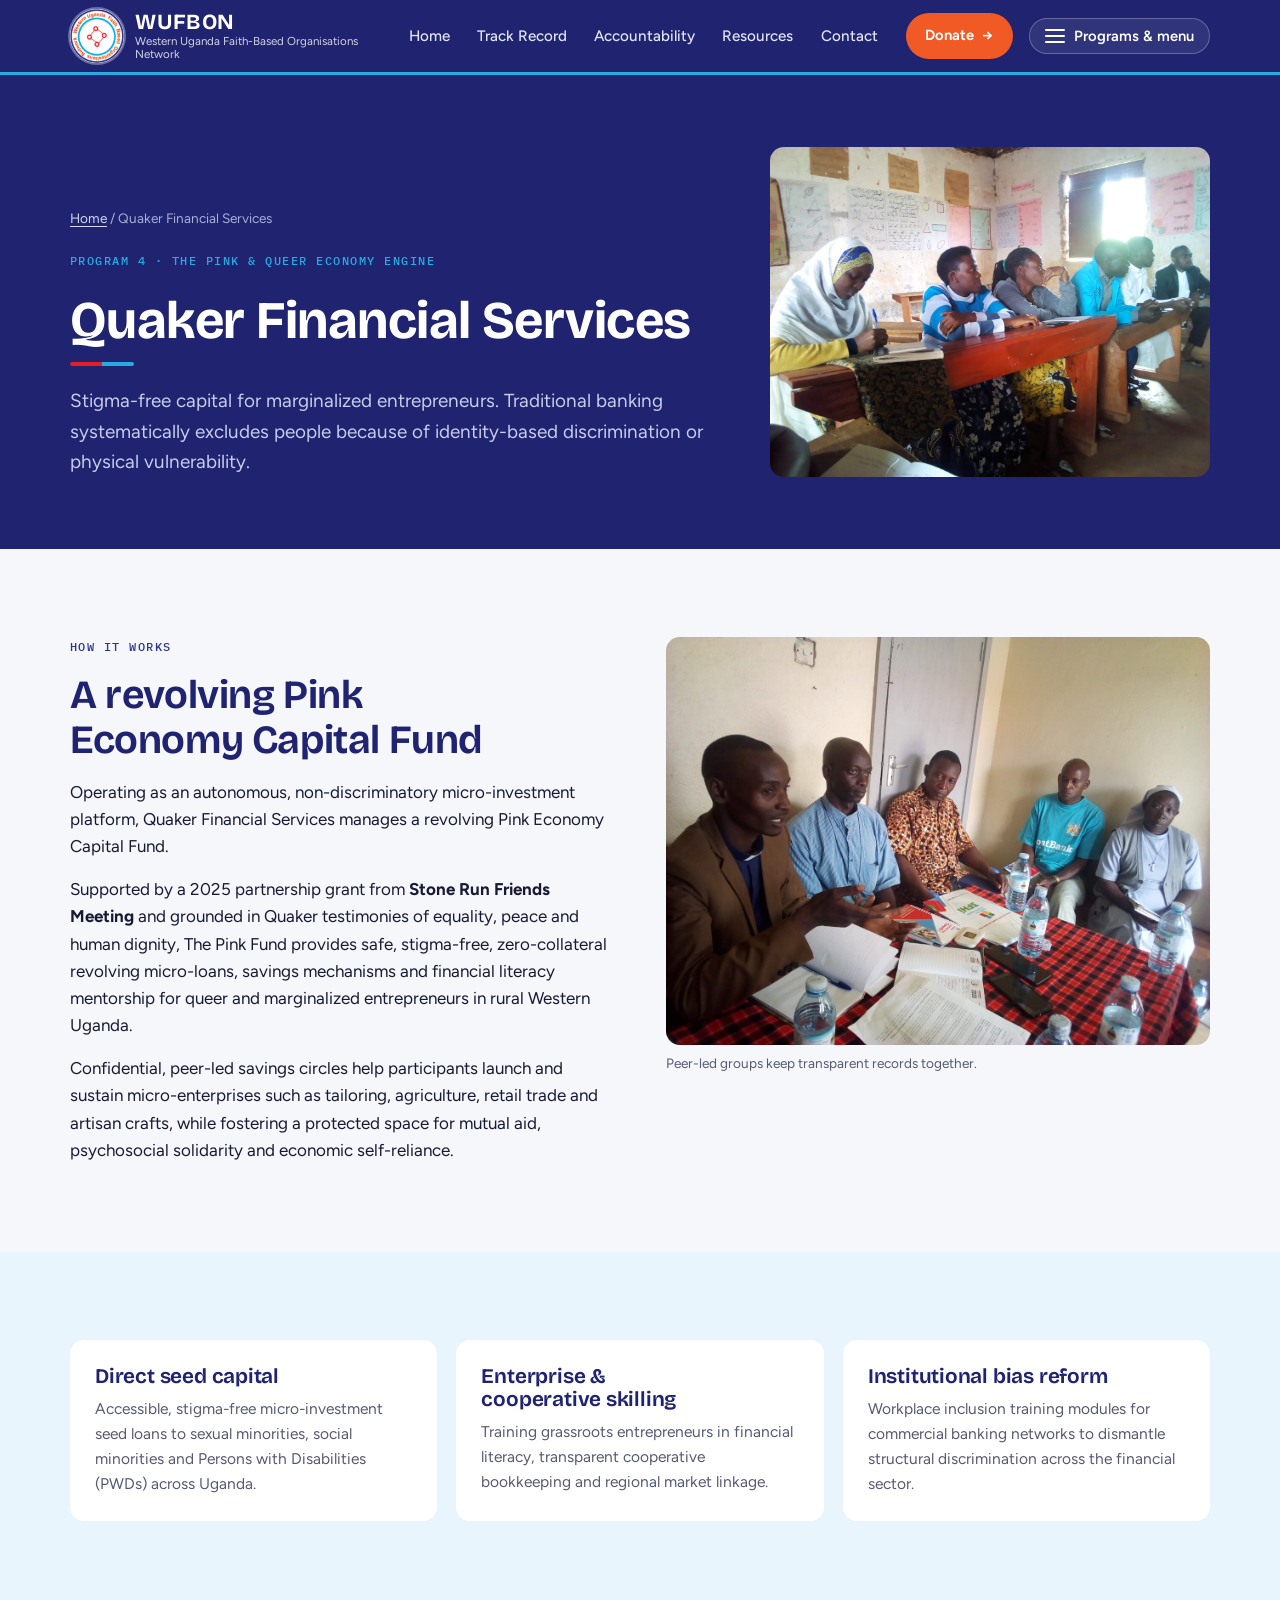
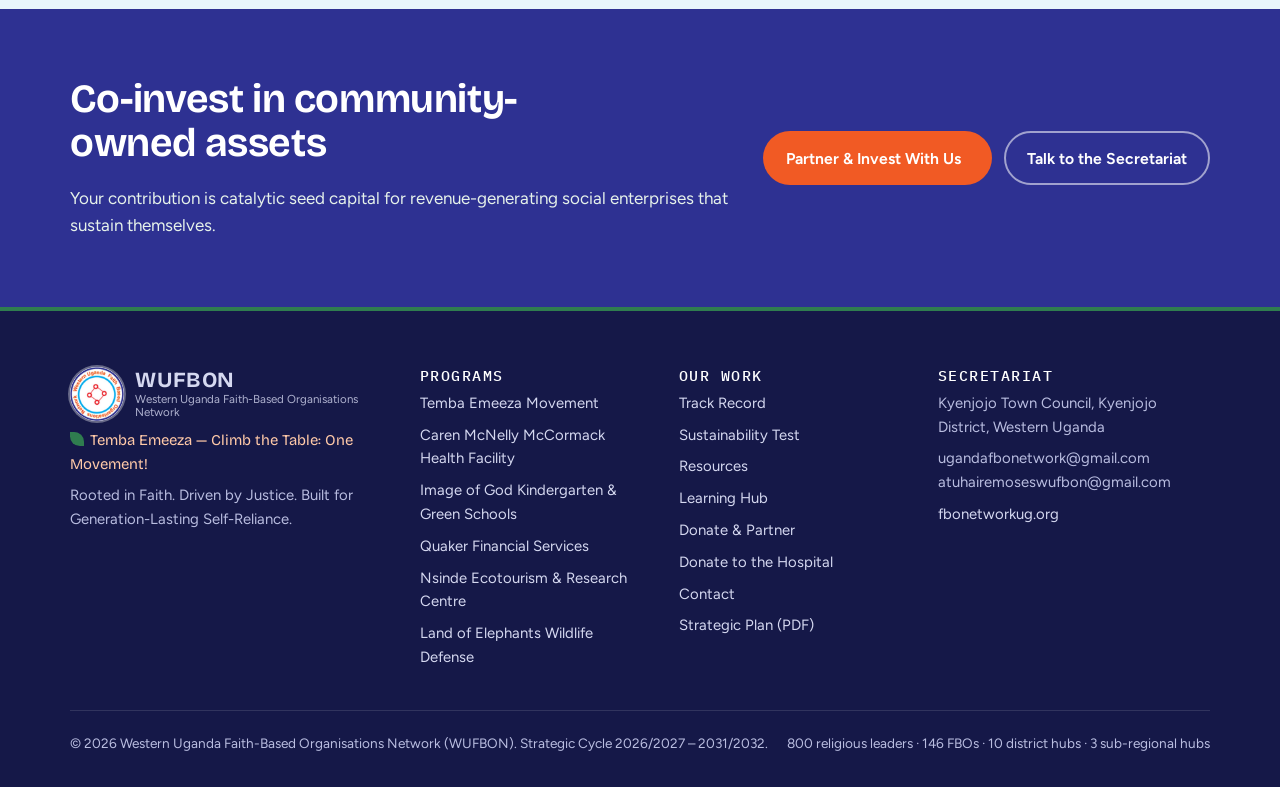
<file: quaker-financial-services.html>
<!doctype html>
<html lang="en">
<head>
<meta charset="utf-8">
<meta name="viewport" content="width=device-width, initial-scale=1, viewport-fit=cover">
<title>Quaker Financial Services | WUFBON Uganda</title>
<meta name="claude:viewport-fit-sides" content="cover">
<meta name="description" content="WUFBON's Quaker Financial Services provides inclusive, stigma-free community finance for entrepreneurs and underserved communities in Western Uganda.">
<link rel="canonical" href="https://fbonetworkug.org/quaker-financial-services.html">
<meta property="og:type" content="website">
<meta property="og:site_name" content="WUFBON">
<meta property="og:locale" content="en_UG">
<meta property="og:title" content="Quaker Financial Services | WUFBON Uganda">
<meta property="og:description" content="WUFBON's Quaker Financial Services provides inclusive, stigma-free community finance for entrepreneurs and underserved communities in Western Uganda.">
<meta property="og:url" content="https://fbonetworkug.org/quaker-financial-services.html">
<meta property="og:image" content="https://fbonetworkug.org/assets/img/wufbon-logo.png">
<meta property="og:image:alt" content="WUFBON — Western Uganda Faith-Based Organisations Network">
<meta name="twitter:card" content="summary">
<meta name="twitter:title" content="Quaker Financial Services | WUFBON Uganda">
<meta name="twitter:description" content="WUFBON's Quaker Financial Services provides inclusive, stigma-free community finance for entrepreneurs and underserved communities in Western Uganda.">
<meta name="twitter:image" content="https://fbonetworkug.org/assets/img/wufbon-logo.png">
<link rel="preconnect" href="https://fonts.googleapis.com"><link rel="preconnect" href="https://fonts.gstatic.com" crossorigin><link rel="stylesheet" href="https://fonts.googleapis.com/css2?family=Bricolage+Grotesque:opsz,wght@12..96,500;12..96,650;12..96,700&family=Figtree:wght@400;500;600;700&family=IBM+Plex+Mono:wght@500&display=swap">
<link rel="icon" type="image/png" href="assets/img/favicon.png">
<link rel="stylesheet" href="assets/css/style.css">
</head>
<body class="">
<a class="skip" href="#main">Skip to content</a>
<header class="site-header">
  <div class="wrap nav">
    <a class="brand" href="index.html" aria-label="WUFBON home"><img class="brand-mark" src="assets/img/wufbon-logo.png" alt="WUFBON logo" width="54" height="54"><span class="brand-text"><strong>WUFBON</strong><span>Western Uganda Faith-Based Organisations Network</span></span></a>
    <ul class="nav-links">
      <li><a href="index.html">Home</a></li>
      <li><a href="projects-and-track-record.html">Track Record</a></li>
      <li><a href="sustainability-test.html">Accountability</a></li>
      <li><a href="resources.html">Resources</a></li>
      <li><a href="contact.html">Contact</a></li>
    </ul>
    <a class="btn btn-primary" href="donate.html">Donate</a>
    <button class="menu-toggle" type="button" data-menu-toggle aria-controls="site-menu" aria-expanded="false"><span class="burger" aria-hidden="true"><span></span><span></span><span></span></span><span class="label">Programs &amp; menu</span></button>
  </div>
</header>

<div class="drawer-backdrop" data-menu-close></div>
<nav class="drawer" id="site-menu" aria-label="Site menu" aria-hidden="true">
  <div class="drawer-head"><a class="brand" href="index.html" style="color:var(--forest)"><img class="brand-mark" src="assets/img/wufbon-logo.png" alt="WUFBON logo" width="54" height="54"><span class="brand-text"><strong style="color:var(--forest)">WUFBON</strong></span></a><button class="drawer-close" type="button" data-menu-close aria-label="Close menu">&times;</button></div>
  <div class="drawer-group"><h2>Our Programs</h2><a href="temba-emeeza-movement.html"><span class="num">01</span><strong>Temba Emeeza Movement</strong><small>Civic rights, worker power & just energy transition</small></a><a href="caren-mccormack-facility.html"><span class="num">02</span><strong>Caren McNelly McCormack Health Facility</strong><small>Women & children's clinical care, climate-health resilience</small></a><a href="green-schools.html"><span class="num">03</span><strong>Image of God Kindergarten & Green Schools</strong><small>52+ interfaith green schools, OVC meals</small></a><a href="quaker-financial-services.html"><span class="num">04</span><strong>Quaker Financial Services</strong><small>Stigma-free capital, the Pink Economy Fund</small></a><a href="conservation-and-ecotourism.html#nsinde"><span class="num">05</span><strong>Nsinde Ecotourism & Research Centre</strong><small>Eco-beach, water lab, riverbank reforestation</small></a><a href="conservation-and-ecotourism.html#elephants"><span class="num">06</span><strong>Land of Elephants Wildlife Defense</strong><small>Anti-poaching, human–wildlife conflict, forests</small></a></div>
  <div class="drawer-group simple"><h2>Our Work &amp; Accountability</h2>
    <a href="projects-and-track-record.html">Track Record (2013–2026)</a>
    <a href="projects-and-track-record.html#policy">Policy &amp; Governance Milestones</a>
    <a href="projects-and-track-record.html#archive">Partnership Archive</a>
    <a href="sustainability-test.html">Five-Question Financial Exit Test</a>
  </div>
  <div class="drawer-group simple"><h2>Resources</h2>
    <a href="resources.html">Resources &amp; Publications</a>
    <a href="learning-hub.html">Learning Hub</a>
  </div>
  <div class="drawer-group simple"><h2>Get Involved</h2>
    <a href="index.html">Home</a>
    <a href="donate.html">Donate &amp; Partner</a>
    <a href="https://www.every.org/western-uganda-fbo-network/f/caren-mcnelly-mccormack">Donate to the Hospital</a>
    <a href="contact.html">Contact Secretariat &amp; Hubs</a>
    <a href="https://fbonetworkug.org/strategic-plan-2026-2032.pdf">Strategic Plan 2026/27–2031/32 (PDF)</a>
  </div>
</nav>
<main id="main">
<section class="page-hero"><div class="wrap">
  <div class="hero-copy"><p class="crumbs"><a href="index.html">Home</a> / Quaker Financial Services</p><p class="eyebrow">Program 4 · The Pink &amp; Queer Economy Engine</p><h1>Quaker Financial Services</h1><p class="lead">Stigma-free capital for marginalized entrepreneurs. Traditional banking systematically excludes people because of identity-based discrimination or physical vulnerability.</p></div>
  <figure><img src="assets/img/community-training.jpg" alt="Community members taking notes at a skills training session" class=""></figure>
</div></section>
<section class="section"><div class="wrap split">
  <div class="prose"><p class="eyebrow">How it works</p><h2>A revolving Pink Economy Capital Fund</h2>
    <p>Operating as an autonomous, non-discriminatory micro-investment platform, Quaker Financial Services manages a revolving Pink Economy Capital Fund.</p>
    <p>Supported by a 2025 partnership grant from <strong>Stone Run Friends Meeting</strong> and grounded in Quaker testimonies of equality, peace and human dignity, The Pink Fund provides safe, stigma-free, zero-collateral revolving micro-loans, savings mechanisms and financial literacy mentorship for queer and marginalized entrepreneurs in rural Western Uganda.</p>
    <p>Confidential, peer-led savings circles help participants launch and sustain micro-enterprises such as tailoring, agriculture, retail trade and artisan crafts, while fostering a protected space for mutual aid, psychosocial solidarity and economic self-reliance.</p></div>
  <figure class="photo"><img src="assets/img/faith-leaders-review-meeting.jpg" alt="Members reviewing documents together at a meeting" class=""><figcaption>Peer-led groups keep transparent records together.</figcaption></figure>
</div></section>
<section class="section tint"><div class="wrap">
  <div class="features three">
    <div class="feature"><h3>Direct seed capital</h3><p>Accessible, stigma-free micro-investment seed loans to sexual minorities, social minorities and Persons with Disabilities (PWDs) across Uganda.</p></div>
    <div class="feature"><h3>Enterprise &amp; cooperative skilling</h3><p>Training grassroots entrepreneurs in financial literacy, transparent cooperative bookkeeping and regional market linkage.</p></div>
    <div class="feature"><h3>Institutional bias reform</h3><p>Workplace inclusion training modules for commercial banking networks to dismantle structural discrimination across the financial sector.</p></div>
  </div>
</div></section>
<section class="cta-band"><div class="wrap"><div class="stack"><h2>Co-invest in community-owned assets</h2><p>Your contribution is catalytic seed capital for revenue-generating social enterprises that sustain themselves.</p></div><div class="cta-row"><a class="btn btn-primary" href="donate.html">Partner &amp; Invest With Us</a><a class="btn btn-ghost" href="contact.html">Talk to the Secretariat</a></div></div></section>
</main>

<footer class="site-footer">
  <div class="wrap">
    <div class="footer-cols">
      <div><a class="brand" href="index.html"><img class="brand-mark" src="assets/img/wufbon-logo.png" alt="WUFBON logo" width="54" height="54"><span class="brand-text"><strong>WUFBON</strong><span>Western Uganda Faith-Based Organisations Network</span></span></a>
        <p class="slogan">Temba Emeeza — Climb the Table: One Movement!</p>
        <p>Rooted in Faith. Driven by Justice. Built for Generation-Lasting Self-Reliance.</p></div>
      <div><h3>Programs</h3><a href="temba-emeeza-movement.html">Temba Emeeza Movement</a><a href="caren-mccormack-facility.html">Caren McNelly McCormack Health Facility</a><a href="green-schools.html">Image of God Kindergarten & Green Schools</a><a href="quaker-financial-services.html">Quaker Financial Services</a><a href="conservation-and-ecotourism.html#nsinde">Nsinde Ecotourism & Research Centre</a><a href="conservation-and-ecotourism.html#elephants">Land of Elephants Wildlife Defense</a></div>
      <div><h3>Our Work</h3><a href="projects-and-track-record.html">Track Record</a><a href="sustainability-test.html">Sustainability Test</a><a href="resources.html">Resources</a><a href="learning-hub.html">Learning Hub</a><a href="donate.html">Donate &amp; Partner</a><a href="https://www.every.org/western-uganda-fbo-network/f/caren-mcnelly-mccormack">Donate to the Hospital</a><a href="contact.html">Contact</a><a href="https://fbonetworkug.org/strategic-plan-2026-2032.pdf">Strategic Plan (PDF)</a></div>
      <div><h3>Secretariat</h3><p>Kyenjojo Town Council, Kyenjojo District, Western Uganda</p><p>ugandafbonetwork@gmail.com<br>atuhairemoseswufbon@gmail.com</p><a href="https://fbonetworkug.org">fbonetworkug.org</a></div>
    </div>
    <div class="footer-bottom"><span>© <span id="year">2026</span> Western Uganda Faith-Based Organisations Network (WUFBON). Strategic Cycle 2026/2027 – 2031/2032.</span><span>800 religious leaders · 146 FBOs · 10 district hubs · 3 sub-regional hubs</span></div>
  </div>
</footer>
<button class="to-top" id="to-top" type="button" aria-label="Back to top"><svg class="ring" viewBox="0 0 52 52" aria-hidden="true"><circle cx="26" cy="26" r="24" class="ring-bg"/><circle cx="26" cy="26" r="24" class="ring-fg" id="to-top-ring"/></svg><svg class="arrow" viewBox="0 0 24 24" aria-hidden="true"><path d="M12 19V5M5 12l7-7 7 7" fill="none" stroke="currentColor" stroke-width="2.4" stroke-linecap="round" stroke-linejoin="round"/></svg></button>
<script src="assets/js/main.js"></script>
</body>
</html>
</file>
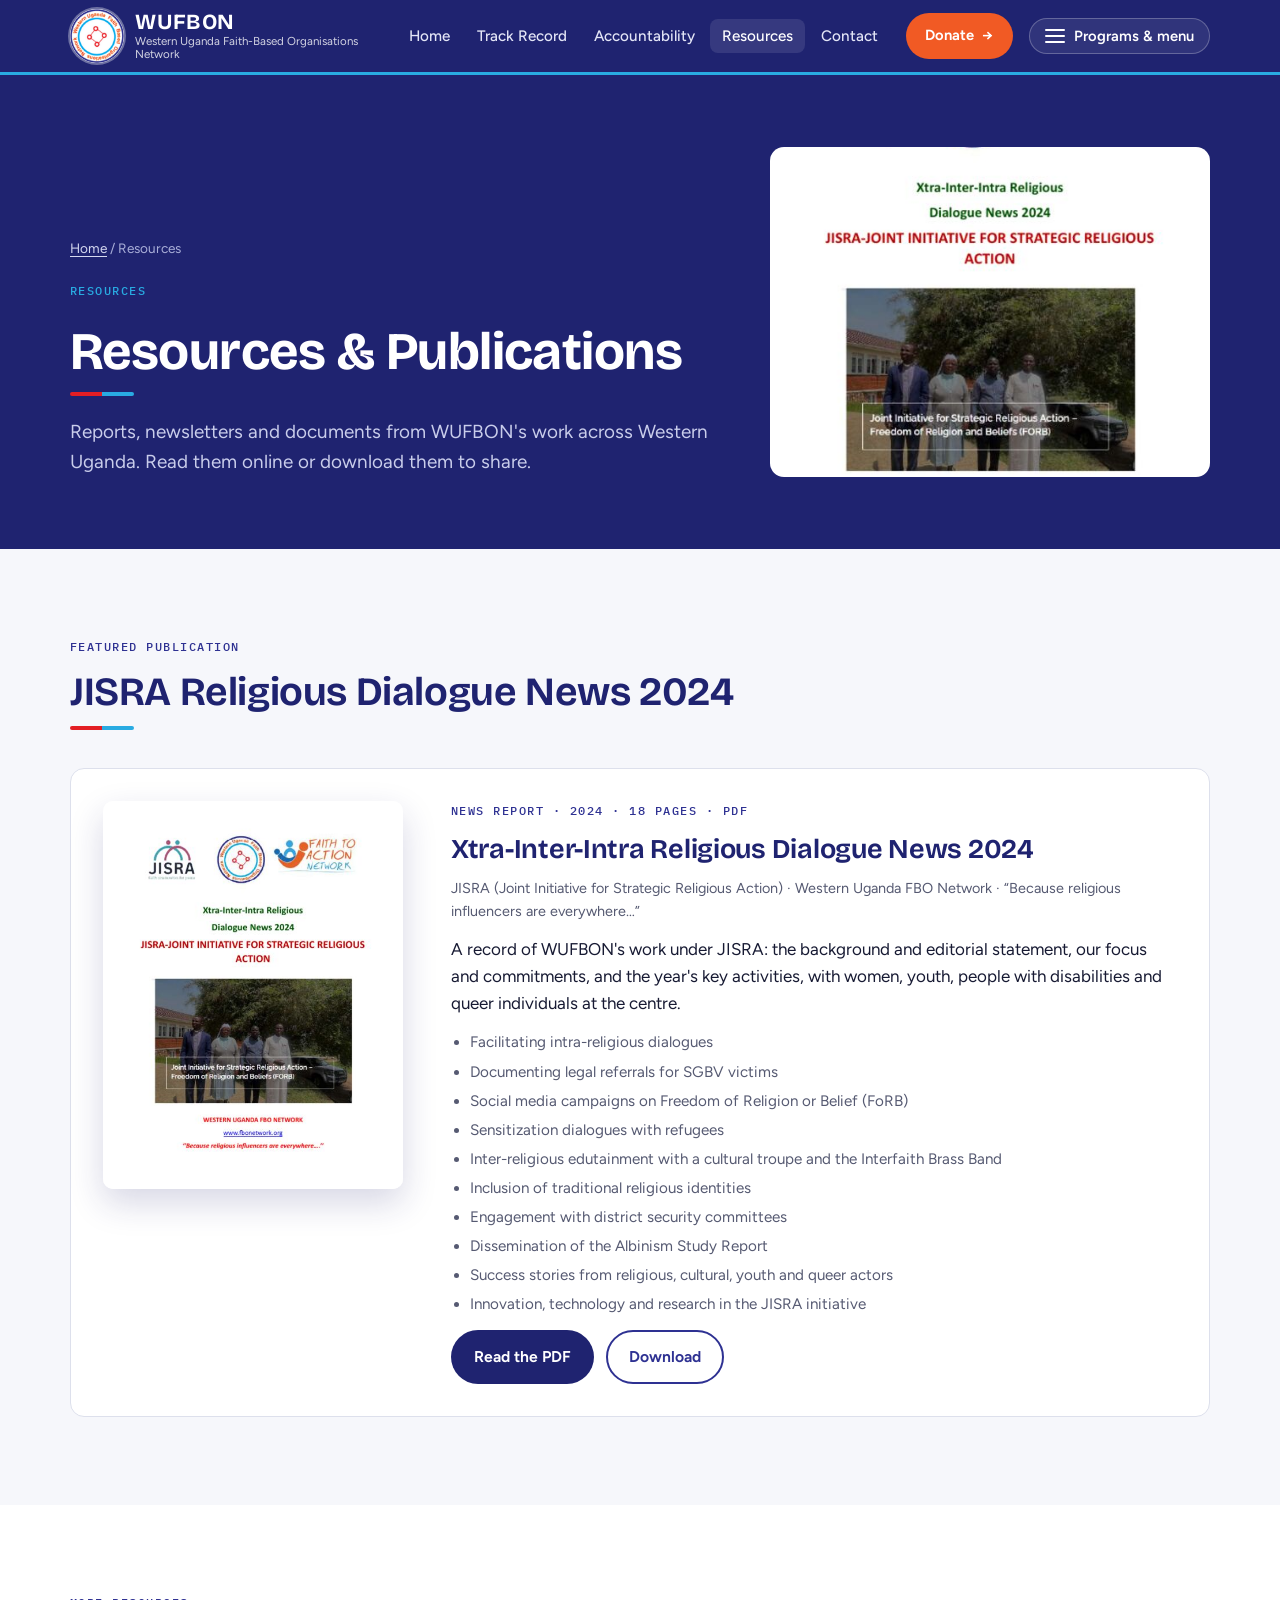
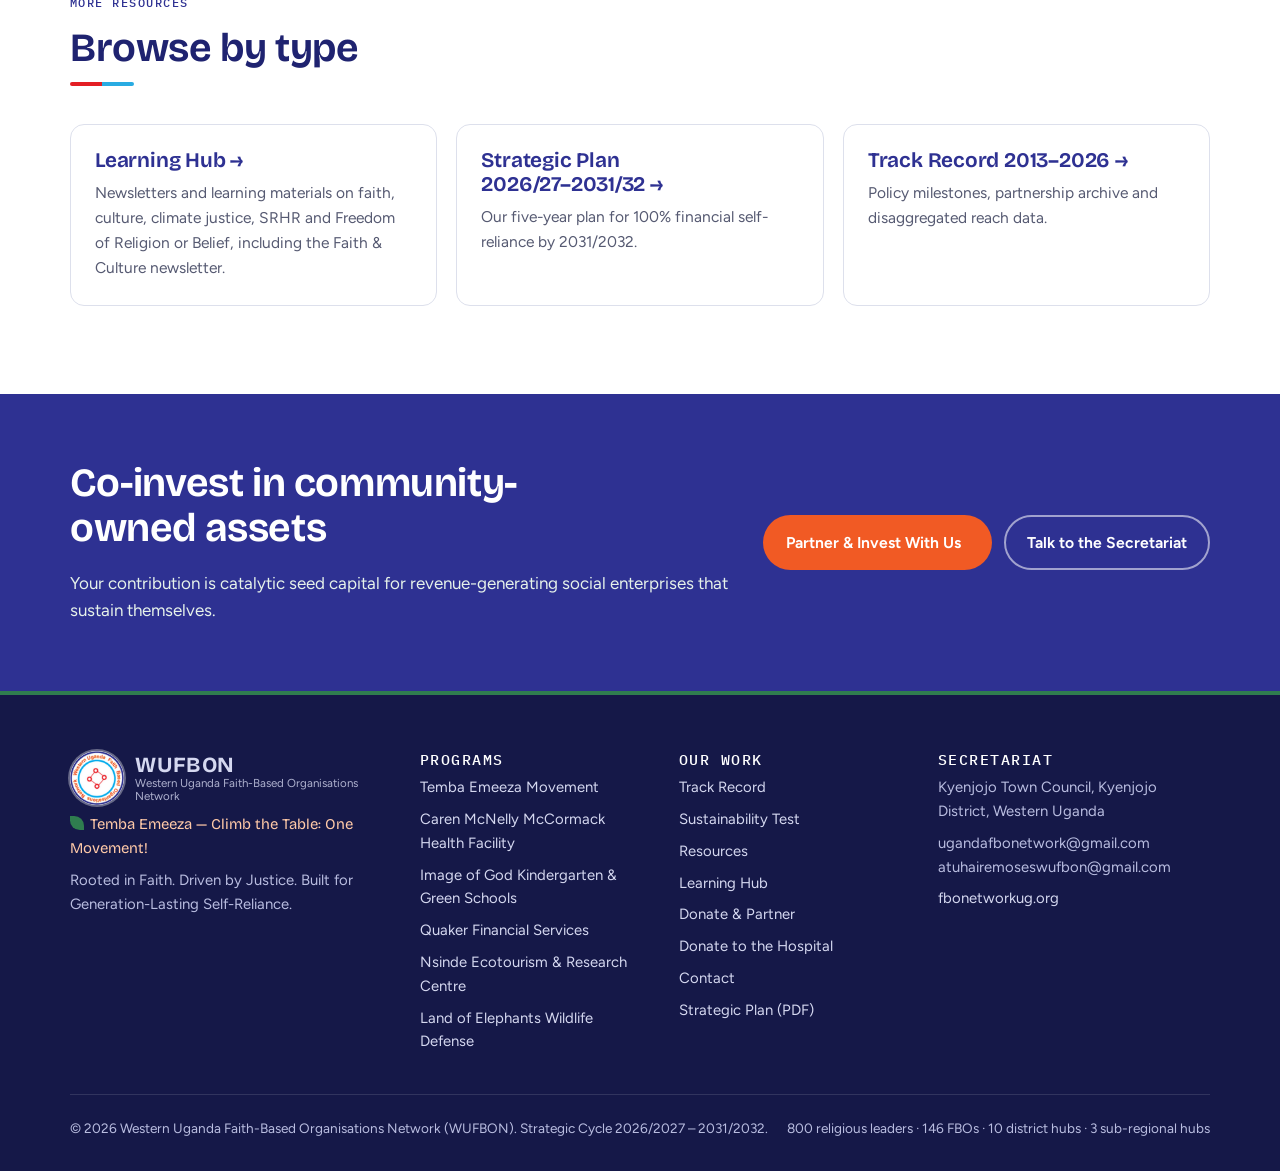
<file: resources.html>
<!doctype html>
<html lang="en">
<head>
<meta charset="utf-8">
<meta name="viewport" content="width=device-width, initial-scale=1, viewport-fit=cover">
<title>Resources & Publications | WUFBON FBO Network Uganda</title>
<meta name="claude:viewport-fit-sides" content="cover">
<meta name="description" content="Read WUFBON reports, interfaith dialogue news, newsletters and publications from the Western Uganda FBO Network.">
<link rel="canonical" href="https://fbonetworkug.org/resources.html">
<meta property="og:type" content="website">
<meta property="og:site_name" content="WUFBON">
<meta property="og:locale" content="en_UG">
<meta property="og:title" content="Resources & Publications | WUFBON FBO Network Uganda">
<meta property="og:description" content="Read WUFBON reports, interfaith dialogue news, newsletters and publications from the Western Uganda FBO Network.">
<meta property="og:url" content="https://fbonetworkug.org/resources.html">
<meta property="og:image" content="https://fbonetworkug.org/assets/img/wufbon-logo.png">
<meta property="og:image:alt" content="WUFBON — Western Uganda Faith-Based Organisations Network">
<meta name="twitter:card" content="summary">
<meta name="twitter:title" content="Resources & Publications | WUFBON FBO Network Uganda">
<meta name="twitter:description" content="Read WUFBON reports, interfaith dialogue news, newsletters and publications from the Western Uganda FBO Network.">
<meta name="twitter:image" content="https://fbonetworkug.org/assets/img/wufbon-logo.png">
<link rel="preconnect" href="https://fonts.googleapis.com"><link rel="preconnect" href="https://fonts.gstatic.com" crossorigin><link rel="stylesheet" href="https://fonts.googleapis.com/css2?family=Bricolage+Grotesque:opsz,wght@12..96,500;12..96,650;12..96,700&family=Figtree:wght@400;500;600;700&family=IBM+Plex+Mono:wght@500&display=swap">
<link rel="icon" type="image/png" href="assets/img/favicon.png">
<link rel="stylesheet" href="assets/css/style.css">
</head>
<body class="">
<a class="skip" href="#main">Skip to content</a>
<header class="site-header">
  <div class="wrap nav">
    <a class="brand" href="index.html" aria-label="WUFBON home"><img class="brand-mark" src="assets/img/wufbon-logo.png" alt="WUFBON logo" width="54" height="54"><span class="brand-text"><strong>WUFBON</strong><span>Western Uganda Faith-Based Organisations Network</span></span></a>
    <ul class="nav-links">
      <li><a href="index.html">Home</a></li>
      <li><a href="projects-and-track-record.html">Track Record</a></li>
      <li><a href="sustainability-test.html">Accountability</a></li>
      <li><a href="resources.html">Resources</a></li>
      <li><a href="contact.html">Contact</a></li>
    </ul>
    <a class="btn btn-primary" href="donate.html">Donate</a>
    <button class="menu-toggle" type="button" data-menu-toggle aria-controls="site-menu" aria-expanded="false"><span class="burger" aria-hidden="true"><span></span><span></span><span></span></span><span class="label">Programs &amp; menu</span></button>
  </div>
</header>

<div class="drawer-backdrop" data-menu-close></div>
<nav class="drawer" id="site-menu" aria-label="Site menu" aria-hidden="true">
  <div class="drawer-head"><a class="brand" href="index.html" style="color:var(--forest)"><img class="brand-mark" src="assets/img/wufbon-logo.png" alt="WUFBON logo" width="54" height="54"><span class="brand-text"><strong style="color:var(--forest)">WUFBON</strong></span></a><button class="drawer-close" type="button" data-menu-close aria-label="Close menu">&times;</button></div>
  <div class="drawer-group"><h2>Our Programs</h2><a href="temba-emeeza-movement.html"><span class="num">01</span><strong>Temba Emeeza Movement</strong><small>Civic rights, worker power & just energy transition</small></a><a href="caren-mccormack-facility.html"><span class="num">02</span><strong>Caren McNelly McCormack Health Facility</strong><small>Women & children's clinical care, climate-health resilience</small></a><a href="green-schools.html"><span class="num">03</span><strong>Image of God Kindergarten & Green Schools</strong><small>52+ interfaith green schools, OVC meals</small></a><a href="quaker-financial-services.html"><span class="num">04</span><strong>Quaker Financial Services</strong><small>Stigma-free capital, the Pink Economy Fund</small></a><a href="conservation-and-ecotourism.html#nsinde"><span class="num">05</span><strong>Nsinde Ecotourism & Research Centre</strong><small>Eco-beach, water lab, riverbank reforestation</small></a><a href="conservation-and-ecotourism.html#elephants"><span class="num">06</span><strong>Land of Elephants Wildlife Defense</strong><small>Anti-poaching, human–wildlife conflict, forests</small></a></div>
  <div class="drawer-group simple"><h2>Our Work &amp; Accountability</h2>
    <a href="projects-and-track-record.html">Track Record (2013–2026)</a>
    <a href="projects-and-track-record.html#policy">Policy &amp; Governance Milestones</a>
    <a href="projects-and-track-record.html#archive">Partnership Archive</a>
    <a href="sustainability-test.html">Five-Question Financial Exit Test</a>
  </div>
  <div class="drawer-group simple"><h2>Resources</h2>
    <a href="resources.html">Resources &amp; Publications</a>
    <a href="learning-hub.html">Learning Hub</a>
  </div>
  <div class="drawer-group simple"><h2>Get Involved</h2>
    <a href="index.html">Home</a>
    <a href="donate.html">Donate &amp; Partner</a>
    <a href="https://www.every.org/western-uganda-fbo-network/f/caren-mcnelly-mccormack">Donate to the Hospital</a>
    <a href="contact.html">Contact Secretariat &amp; Hubs</a>
    <a href="https://fbonetworkug.org/strategic-plan-2026-2032.pdf">Strategic Plan 2026/27–2031/32 (PDF)</a>
  </div>
</nav>
<main id="main">
<section class="page-hero"><div class="wrap">
  <div class="hero-copy"><p class="crumbs"><a href="index.html">Home</a> / Resources</p><p class="eyebrow">Resources</p><h1>Resources &amp; Publications</h1><p class="lead">Reports, newsletters and documents from WUFBON's work across Western Uganda. Read them online or download them to share.</p></div>
  <figure><img src="assets/img/covers/jisra-news-2024.jpg" alt="Cover of the JISRA Xtra-Inter-Intra Religious Dialogue News 2024"></figure>
</div></section>
<section class="section"><div class="wrap">
  <div class="section-head"><p class="eyebrow">Featured publication</p><h2>JISRA Religious Dialogue News 2024</h2></div>
  <article class="pub"><a class="pub-cover" href="assets/docs/WUFBON-JISRA-Religious-Dialogue-News-2024.pdf" aria-label="Open Xtra-Inter-Intra Religious Dialogue News 2024 (PDF)"><img src="assets/img/covers/jisra-news-2024.jpg" alt="Cover of the JISRA Religious Dialogue News 2024"></a>
  <div class="pub-body"><p class="eyebrow">News report · 2024 · 18 pages · PDF</p><h3>Xtra-Inter-Intra Religious Dialogue News 2024</h3><p class="pub-meta">JISRA (Joint Initiative for Strategic Religious Action) · Western Uganda FBO Network · “Because religious influencers are everywhere…”</p><p>A record of WUFBON's work under JISRA: the background and editorial statement, our focus and commitments, and the year's key activities, with women, youth, people with disabilities and queer individuals at the centre.</p><ul class="pub-list"><li>Facilitating intra-religious dialogues</li><li>Documenting legal referrals for SGBV victims</li><li>Social media campaigns on Freedom of Religion or Belief (FoRB)</li><li>Sensitization dialogues with refugees</li><li>Inter-religious edutainment with a cultural troupe and the Interfaith Brass Band</li><li>Inclusion of traditional religious identities</li><li>Engagement with district security committees</li><li>Dissemination of the Albinism Study Report</li><li>Success stories from religious, cultural, youth and queer actors</li><li>Innovation, technology and research in the JISRA initiative</li></ul>
  <p class="cta-row"><a class="btn btn-dark" href="assets/docs/WUFBON-JISRA-Religious-Dialogue-News-2024.pdf" target="_blank" rel="noopener">Read the PDF</a><a class="btn btn-outline" href="assets/docs/WUFBON-JISRA-Religious-Dialogue-News-2024.pdf" download>Download</a></p></div></article>
</div></section>
<section class="section alt"><div class="wrap">
  <div class="section-head"><p class="eyebrow">More resources</p><h2>Browse by type</h2></div>
  <div class="features three">
    <a class="feature res-link" href="learning-hub.html"><h3>Learning Hub →</h3><p>Newsletters and learning materials on faith, culture, climate justice, SRHR and Freedom of Religion or Belief, including the Faith &amp; Culture newsletter.</p></a>
    <a class="feature res-link" href="https://fbonetworkug.org/strategic-plan-2026-2032.pdf"><h3>Strategic Plan 2026/27–2031/32 →</h3><p>Our five-year plan for 100% financial self-reliance by 2031/2032.</p></a>
    <a class="feature res-link" href="projects-and-track-record.html"><h3>Track Record 2013–2026 →</h3><p>Policy milestones, partnership archive and disaggregated reach data.</p></a>
  </div>
  <!-- ADD MORE PUBLICATIONS: copy an <article class="pub"> block above, put the PDF in assets/docs/ and a cover image in assets/img/covers/ -->

</div></section>
<section class="cta-band"><div class="wrap"><div class="stack"><h2>Co-invest in community-owned assets</h2><p>Your contribution is catalytic seed capital for revenue-generating social enterprises that sustain themselves.</p></div><div class="cta-row"><a class="btn btn-primary" href="donate.html">Partner &amp; Invest With Us</a><a class="btn btn-ghost" href="contact.html">Talk to the Secretariat</a></div></div></section>
</main>

<footer class="site-footer">
  <div class="wrap">
    <div class="footer-cols">
      <div><a class="brand" href="index.html"><img class="brand-mark" src="assets/img/wufbon-logo.png" alt="WUFBON logo" width="54" height="54"><span class="brand-text"><strong>WUFBON</strong><span>Western Uganda Faith-Based Organisations Network</span></span></a>
        <p class="slogan">Temba Emeeza — Climb the Table: One Movement!</p>
        <p>Rooted in Faith. Driven by Justice. Built for Generation-Lasting Self-Reliance.</p></div>
      <div><h3>Programs</h3><a href="temba-emeeza-movement.html">Temba Emeeza Movement</a><a href="caren-mccormack-facility.html">Caren McNelly McCormack Health Facility</a><a href="green-schools.html">Image of God Kindergarten & Green Schools</a><a href="quaker-financial-services.html">Quaker Financial Services</a><a href="conservation-and-ecotourism.html#nsinde">Nsinde Ecotourism & Research Centre</a><a href="conservation-and-ecotourism.html#elephants">Land of Elephants Wildlife Defense</a></div>
      <div><h3>Our Work</h3><a href="projects-and-track-record.html">Track Record</a><a href="sustainability-test.html">Sustainability Test</a><a href="resources.html">Resources</a><a href="learning-hub.html">Learning Hub</a><a href="donate.html">Donate &amp; Partner</a><a href="https://www.every.org/western-uganda-fbo-network/f/caren-mcnelly-mccormack">Donate to the Hospital</a><a href="contact.html">Contact</a><a href="https://fbonetworkug.org/strategic-plan-2026-2032.pdf">Strategic Plan (PDF)</a></div>
      <div><h3>Secretariat</h3><p>Kyenjojo Town Council, Kyenjojo District, Western Uganda</p><p>ugandafbonetwork@gmail.com<br>atuhairemoseswufbon@gmail.com</p><a href="https://fbonetworkug.org">fbonetworkug.org</a></div>
    </div>
    <div class="footer-bottom"><span>© <span id="year">2026</span> Western Uganda Faith-Based Organisations Network (WUFBON). Strategic Cycle 2026/2027 – 2031/2032.</span><span>800 religious leaders · 146 FBOs · 10 district hubs · 3 sub-regional hubs</span></div>
  </div>
</footer>
<button class="to-top" id="to-top" type="button" aria-label="Back to top"><svg class="ring" viewBox="0 0 52 52" aria-hidden="true"><circle cx="26" cy="26" r="24" class="ring-bg"/><circle cx="26" cy="26" r="24" class="ring-fg" id="to-top-ring"/></svg><svg class="arrow" viewBox="0 0 24 24" aria-hidden="true"><path d="M12 19V5M5 12l7-7 7 7" fill="none" stroke="currentColor" stroke-width="2.4" stroke-linecap="round" stroke-linejoin="round"/></svg></button>
<script src="assets/js/main.js"></script>
</body>
</html>
</file>
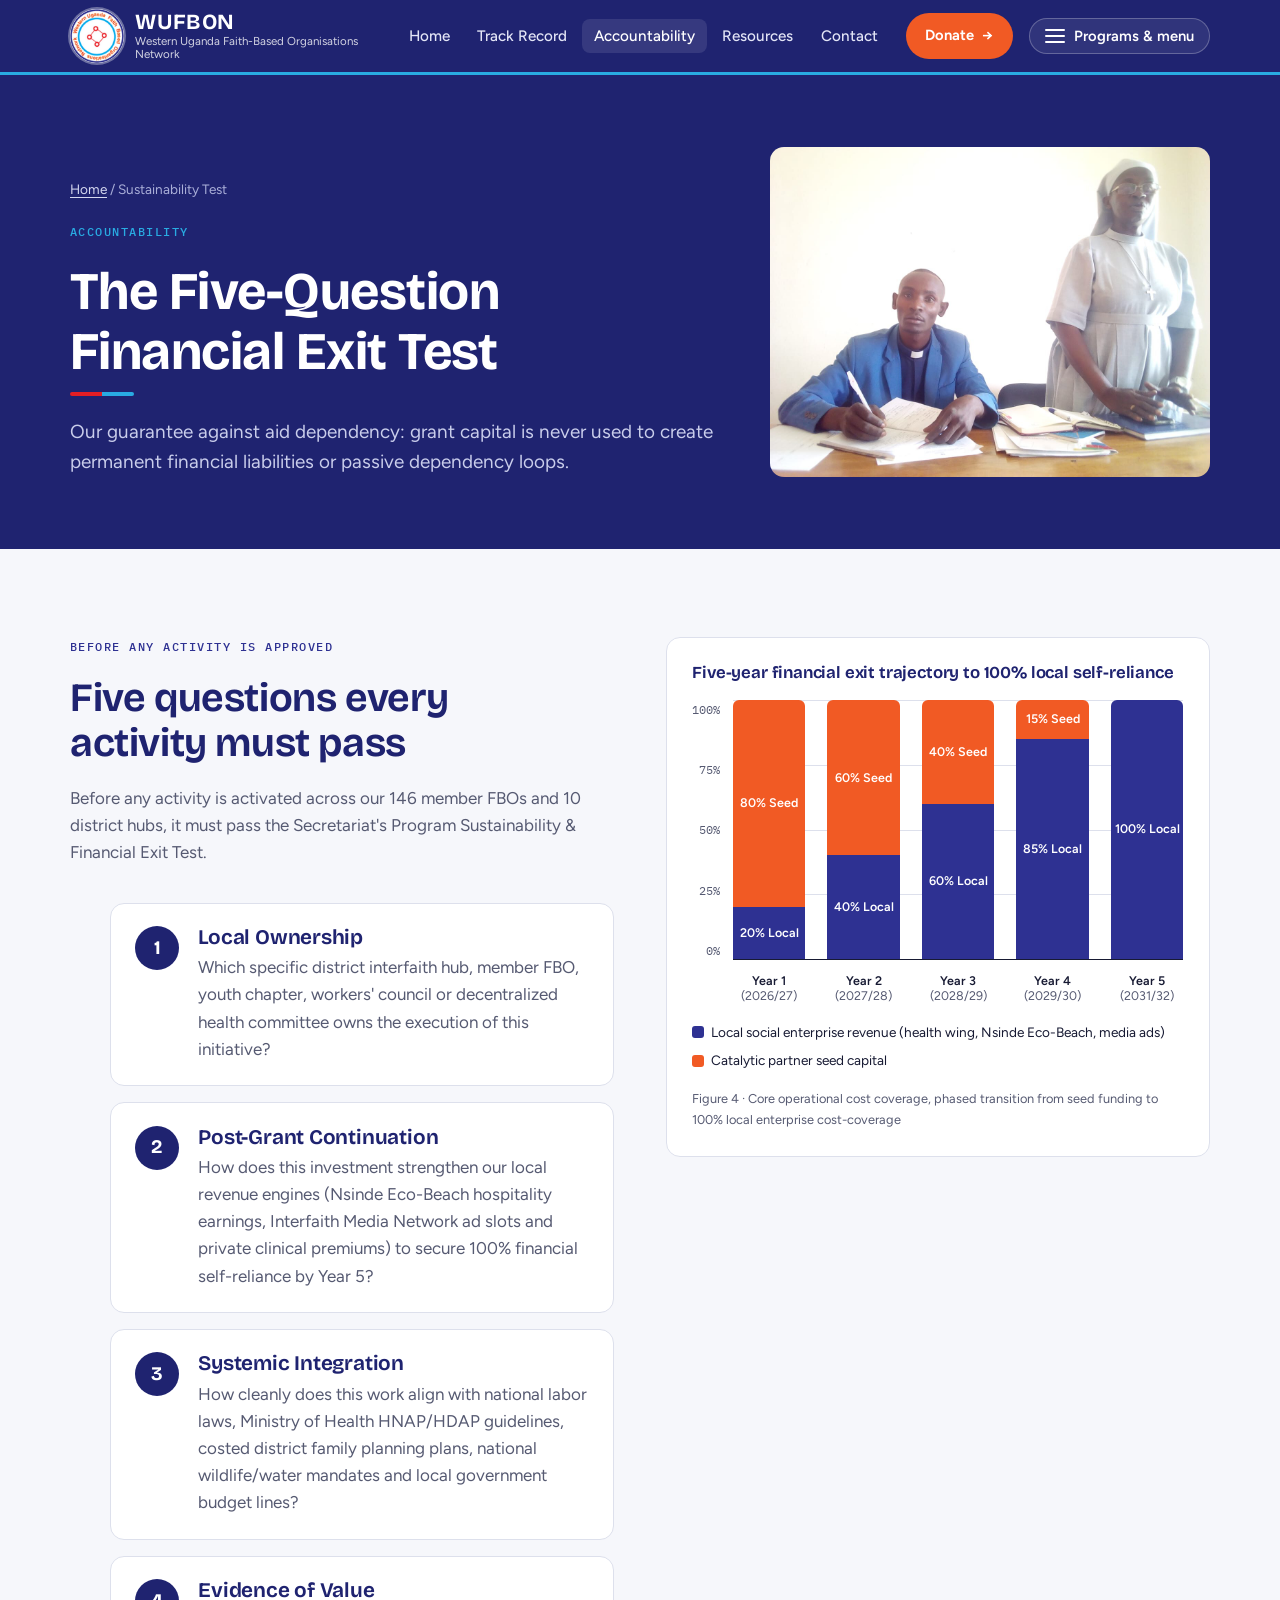
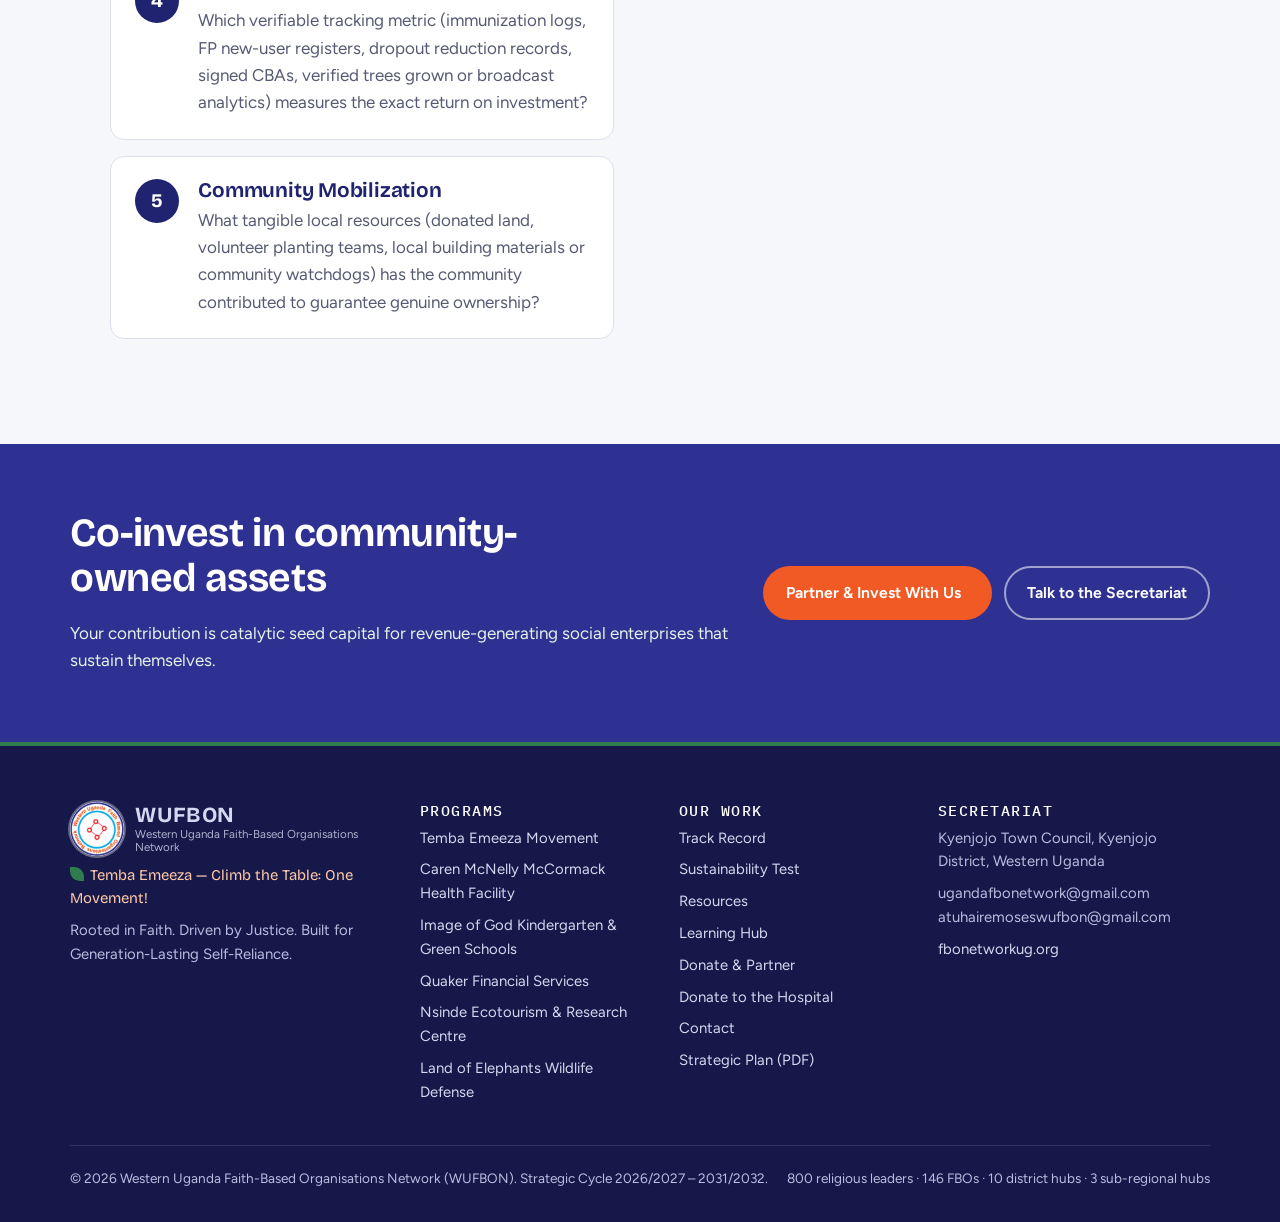
<file: sustainability-test.html>
<!doctype html>
<html lang="en">
<head>
<meta charset="utf-8">
<meta name="viewport" content="width=device-width, initial-scale=1, viewport-fit=cover">
<title>Financial Exit Test | WUFBON Uganda</title>
<meta name="claude:viewport-fit-sides" content="cover">
<meta name="description" content="Use WUFBON's five-question sustainability and financial exit test to assess whether community programs in Uganda can thrive independently.">
<link rel="canonical" href="https://fbonetworkug.org/sustainability-test.html">
<meta property="og:type" content="website">
<meta property="og:site_name" content="WUFBON">
<meta property="og:locale" content="en_UG">
<meta property="og:title" content="Financial Exit Test | WUFBON Uganda">
<meta property="og:description" content="Use WUFBON's five-question sustainability and financial exit test to assess whether community programs in Uganda can thrive independently.">
<meta property="og:url" content="https://fbonetworkug.org/sustainability-test.html">
<meta property="og:image" content="https://fbonetworkug.org/assets/img/wufbon-logo.png">
<meta property="og:image:alt" content="WUFBON — Western Uganda Faith-Based Organisations Network">
<meta name="twitter:card" content="summary">
<meta name="twitter:title" content="Financial Exit Test | WUFBON Uganda">
<meta name="twitter:description" content="Use WUFBON's five-question sustainability and financial exit test to assess whether community programs in Uganda can thrive independently.">
<meta name="twitter:image" content="https://fbonetworkug.org/assets/img/wufbon-logo.png">
<link rel="preconnect" href="https://fonts.googleapis.com"><link rel="preconnect" href="https://fonts.gstatic.com" crossorigin><link rel="stylesheet" href="https://fonts.googleapis.com/css2?family=Bricolage+Grotesque:opsz,wght@12..96,500;12..96,650;12..96,700&family=Figtree:wght@400;500;600;700&family=IBM+Plex+Mono:wght@500&display=swap">
<link rel="icon" type="image/png" href="assets/img/favicon.png">
<link rel="stylesheet" href="assets/css/style.css">
</head>
<body class="">
<a class="skip" href="#main">Skip to content</a>
<header class="site-header">
  <div class="wrap nav">
    <a class="brand" href="index.html" aria-label="WUFBON home"><img class="brand-mark" src="assets/img/wufbon-logo.png" alt="WUFBON logo" width="54" height="54"><span class="brand-text"><strong>WUFBON</strong><span>Western Uganda Faith-Based Organisations Network</span></span></a>
    <ul class="nav-links">
      <li><a href="index.html">Home</a></li>
      <li><a href="projects-and-track-record.html">Track Record</a></li>
      <li><a href="sustainability-test.html">Accountability</a></li>
      <li><a href="resources.html">Resources</a></li>
      <li><a href="contact.html">Contact</a></li>
    </ul>
    <a class="btn btn-primary" href="donate.html">Donate</a>
    <button class="menu-toggle" type="button" data-menu-toggle aria-controls="site-menu" aria-expanded="false"><span class="burger" aria-hidden="true"><span></span><span></span><span></span></span><span class="label">Programs &amp; menu</span></button>
  </div>
</header>

<div class="drawer-backdrop" data-menu-close></div>
<nav class="drawer" id="site-menu" aria-label="Site menu" aria-hidden="true">
  <div class="drawer-head"><a class="brand" href="index.html" style="color:var(--forest)"><img class="brand-mark" src="assets/img/wufbon-logo.png" alt="WUFBON logo" width="54" height="54"><span class="brand-text"><strong style="color:var(--forest)">WUFBON</strong></span></a><button class="drawer-close" type="button" data-menu-close aria-label="Close menu">&times;</button></div>
  <div class="drawer-group"><h2>Our Programs</h2><a href="temba-emeeza-movement.html"><span class="num">01</span><strong>Temba Emeeza Movement</strong><small>Civic rights, worker power & just energy transition</small></a><a href="caren-mccormack-facility.html"><span class="num">02</span><strong>Caren McNelly McCormack Health Facility</strong><small>Women & children's clinical care, climate-health resilience</small></a><a href="green-schools.html"><span class="num">03</span><strong>Image of God Kindergarten & Green Schools</strong><small>52+ interfaith green schools, OVC meals</small></a><a href="quaker-financial-services.html"><span class="num">04</span><strong>Quaker Financial Services</strong><small>Stigma-free capital, the Pink Economy Fund</small></a><a href="conservation-and-ecotourism.html#nsinde"><span class="num">05</span><strong>Nsinde Ecotourism & Research Centre</strong><small>Eco-beach, water lab, riverbank reforestation</small></a><a href="conservation-and-ecotourism.html#elephants"><span class="num">06</span><strong>Land of Elephants Wildlife Defense</strong><small>Anti-poaching, human–wildlife conflict, forests</small></a></div>
  <div class="drawer-group simple"><h2>Our Work &amp; Accountability</h2>
    <a href="projects-and-track-record.html">Track Record (2013–2026)</a>
    <a href="projects-and-track-record.html#policy">Policy &amp; Governance Milestones</a>
    <a href="projects-and-track-record.html#archive">Partnership Archive</a>
    <a href="sustainability-test.html">Five-Question Financial Exit Test</a>
  </div>
  <div class="drawer-group simple"><h2>Resources</h2>
    <a href="resources.html">Resources &amp; Publications</a>
    <a href="learning-hub.html">Learning Hub</a>
  </div>
  <div class="drawer-group simple"><h2>Get Involved</h2>
    <a href="index.html">Home</a>
    <a href="donate.html">Donate &amp; Partner</a>
    <a href="https://www.every.org/western-uganda-fbo-network/f/caren-mcnelly-mccormack">Donate to the Hospital</a>
    <a href="contact.html">Contact Secretariat &amp; Hubs</a>
    <a href="https://fbonetworkug.org/strategic-plan-2026-2032.pdf">Strategic Plan 2026/27–2031/32 (PDF)</a>
  </div>
</nav>
<main id="main">
<section class="page-hero"><div class="wrap">
  <div class="hero-copy"><p class="crumbs"><a href="index.html">Home</a> / Sustainability Test</p><p class="eyebrow">Accountability</p><h1>The Five-Question Financial Exit Test</h1><p class="lead">Our guarantee against aid dependency: grant capital is never used to create permanent financial liabilities or passive dependency loops.</p></div>
  <figure><img src="assets/img/pastor-and-sister-planning.jpg" alt="A pastor and a Catholic sister reviewing plans at a desk" class=""></figure>
</div></section>
<section class="section"><div class="wrap split">
  <div class="stack"><p class="eyebrow">Before any activity is approved</p><h2>Five questions every activity must pass</h2>
    <p class="muted">Before any activity is activated across our 146 member FBOs and 10 district hubs, it must pass the Secretariat's Program Sustainability &amp; Financial Exit Test.</p>
    <ol class="test">
      <li><h3>Local Ownership</h3><p class="muted">Which specific district interfaith hub, member FBO, youth chapter, workers' council or decentralized health committee owns the execution of this initiative?</p></li>
      <li><h3>Post-Grant Continuation</h3><p class="muted">How does this investment strengthen our local revenue engines (Nsinde Eco-Beach hospitality earnings, Interfaith Media Network ad slots and private clinical premiums) to secure 100% financial self-reliance by Year 5?</p></li>
      <li><h3>Systemic Integration</h3><p class="muted">How cleanly does this work align with national labor laws, Ministry of Health HNAP/HDAP guidelines, costed district family planning plans, national wildlife/water mandates and local government budget lines?</p></li>
      <li><h3>Evidence of Value</h3><p class="muted">Which verifiable tracking metric (immunization logs, FP new-user registers, dropout reduction records, signed CBAs, verified trees grown or broadcast analytics) measures the exact return on investment?</p></li>
      <li><h3>Community Mobilization</h3><p class="muted">What tangible local resources (donated land, volunteer planting teams, local building materials or community watchdogs) has the community contributed to guarantee genuine ownership?</p></li>
    </ol></div>
  <div class="chart sticky-chart"><h3>Five-year financial exit trajectory to 100% local self-reliance</h3>
    <div class="columns" role="img" aria-label="Local revenue share of core operational costs: Year 1 20%, Year 2 40%, Year 3 60%, Year 4 85%, Year 5 100%">
      <div class="axis"><span>100%</span><span>75%</span><span>50%</span><span>25%</span><span>0%</span></div>
      <div class="plot"><div class="col"><i class="seed" style="height:80%">80% Seed</i><i class="local" style="height:20%">20% Local</i></div><div class="col"><i class="seed" style="height:60%">60% Seed</i><i class="local" style="height:40%">40% Local</i></div><div class="col"><i class="seed" style="height:40%">40% Seed</i><i class="local" style="height:60%">60% Local</i></div><div class="col"><i class="seed" style="height:15%">15% Seed</i><i class="local" style="height:85%">85% Local</i></div><div class="col"><i class="local" style="height:100%">100% Local</i></div></div>
      <div class="xlabels"><span><b>Year 1</b>(2026/27)</span><span><b>Year 2</b>(2027/28)</span><span><b>Year 3</b>(2028/29)</span><span><b>Year 4</b>(2029/30)</span><span><b>Year 5</b>(2031/32)</span></div>
    </div>
    <ul class="legend" style="justify-content:flex-start"><li><i style="background:var(--leaf)"></i>Local social enterprise revenue (health wing, Nsinde Eco-Beach, media ads)</li><li><i style="background:var(--ochre)"></i>Catalytic partner seed capital</li></ul>
    <p class="src">Figure 4 · Core operational cost coverage, phased transition from seed funding to 100% local enterprise cost-coverage</p></div>
</div></section>
<section class="cta-band"><div class="wrap"><div class="stack"><h2>Co-invest in community-owned assets</h2><p>Your contribution is catalytic seed capital for revenue-generating social enterprises that sustain themselves.</p></div><div class="cta-row"><a class="btn btn-primary" href="donate.html">Partner &amp; Invest With Us</a><a class="btn btn-ghost" href="contact.html">Talk to the Secretariat</a></div></div></section>
</main>

<footer class="site-footer">
  <div class="wrap">
    <div class="footer-cols">
      <div><a class="brand" href="index.html"><img class="brand-mark" src="assets/img/wufbon-logo.png" alt="WUFBON logo" width="54" height="54"><span class="brand-text"><strong>WUFBON</strong><span>Western Uganda Faith-Based Organisations Network</span></span></a>
        <p class="slogan">Temba Emeeza — Climb the Table: One Movement!</p>
        <p>Rooted in Faith. Driven by Justice. Built for Generation-Lasting Self-Reliance.</p></div>
      <div><h3>Programs</h3><a href="temba-emeeza-movement.html">Temba Emeeza Movement</a><a href="caren-mccormack-facility.html">Caren McNelly McCormack Health Facility</a><a href="green-schools.html">Image of God Kindergarten & Green Schools</a><a href="quaker-financial-services.html">Quaker Financial Services</a><a href="conservation-and-ecotourism.html#nsinde">Nsinde Ecotourism & Research Centre</a><a href="conservation-and-ecotourism.html#elephants">Land of Elephants Wildlife Defense</a></div>
      <div><h3>Our Work</h3><a href="projects-and-track-record.html">Track Record</a><a href="sustainability-test.html">Sustainability Test</a><a href="resources.html">Resources</a><a href="learning-hub.html">Learning Hub</a><a href="donate.html">Donate &amp; Partner</a><a href="https://www.every.org/western-uganda-fbo-network/f/caren-mcnelly-mccormack">Donate to the Hospital</a><a href="contact.html">Contact</a><a href="https://fbonetworkug.org/strategic-plan-2026-2032.pdf">Strategic Plan (PDF)</a></div>
      <div><h3>Secretariat</h3><p>Kyenjojo Town Council, Kyenjojo District, Western Uganda</p><p>ugandafbonetwork@gmail.com<br>atuhairemoseswufbon@gmail.com</p><a href="https://fbonetworkug.org">fbonetworkug.org</a></div>
    </div>
    <div class="footer-bottom"><span>© <span id="year">2026</span> Western Uganda Faith-Based Organisations Network (WUFBON). Strategic Cycle 2026/2027 – 2031/2032.</span><span>800 religious leaders · 146 FBOs · 10 district hubs · 3 sub-regional hubs</span></div>
  </div>
</footer>
<button class="to-top" id="to-top" type="button" aria-label="Back to top"><svg class="ring" viewBox="0 0 52 52" aria-hidden="true"><circle cx="26" cy="26" r="24" class="ring-bg"/><circle cx="26" cy="26" r="24" class="ring-fg" id="to-top-ring"/></svg><svg class="arrow" viewBox="0 0 24 24" aria-hidden="true"><path d="M12 19V5M5 12l7-7 7 7" fill="none" stroke="currentColor" stroke-width="2.4" stroke-linecap="round" stroke-linejoin="round"/></svg></button>
<script src="assets/js/main.js"></script>
</body>
</html>
</file>
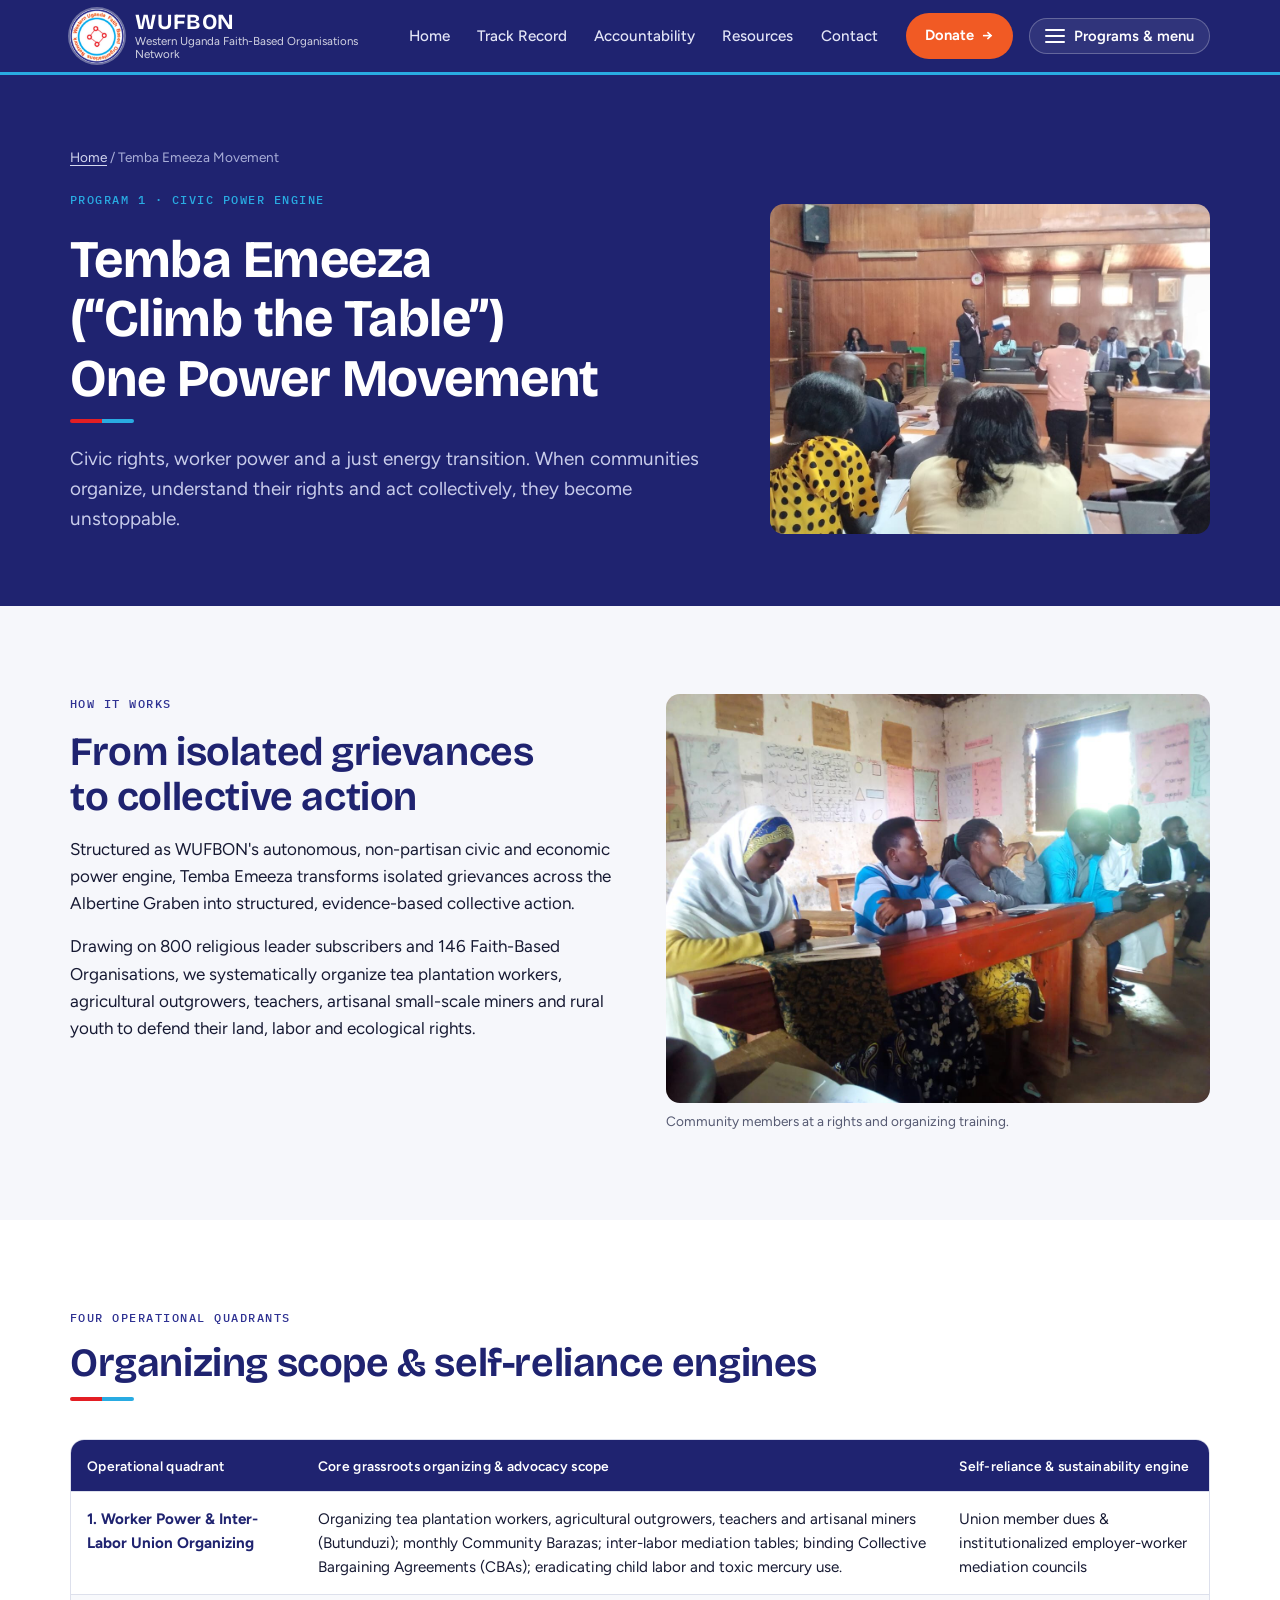
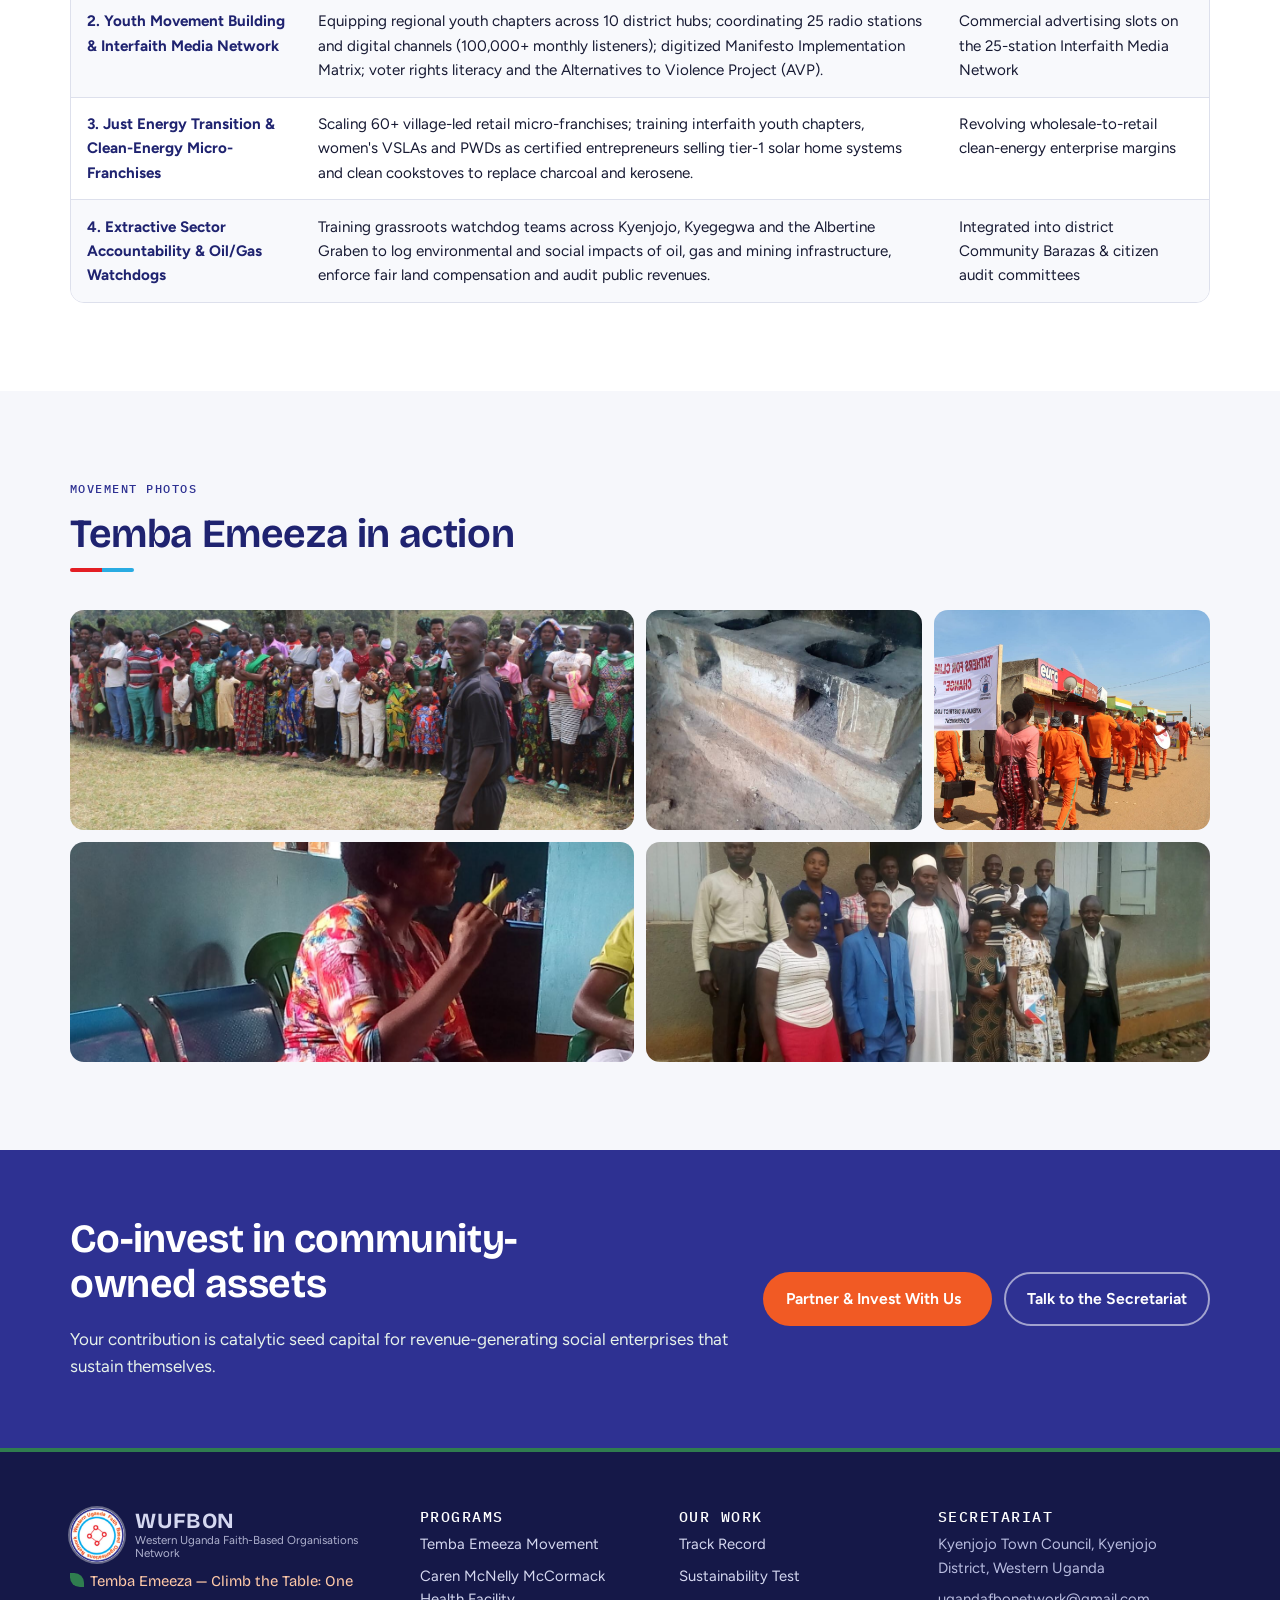
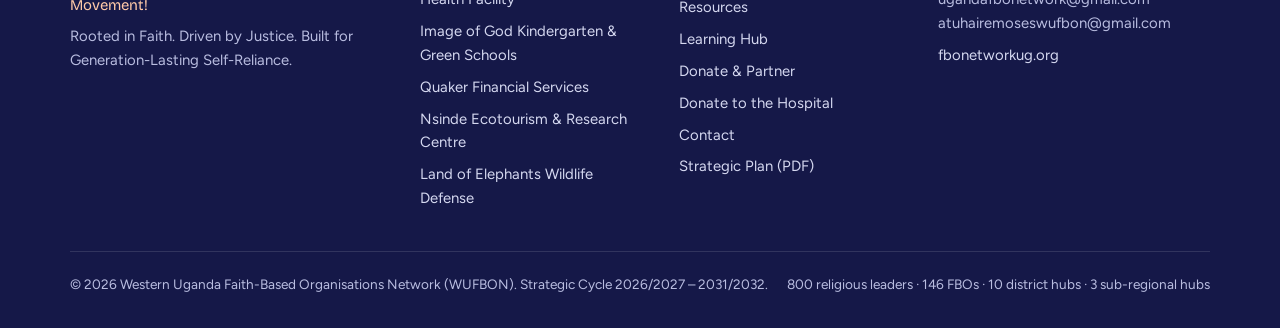
<file: temba-emeeza-movement.html>
<!doctype html>
<html lang="en">
<head>
<meta charset="utf-8">
<meta name="viewport" content="width=device-width, initial-scale=1, viewport-fit=cover">
<title>Temba Emeeza Movement | WUFBON Uganda</title>
<meta name="claude:viewport-fit-sides" content="cover">
<meta name="description" content="Discover WUFBON's Temba Emeeza movement: civic rights, worker power and a just energy transition across Uganda's Albertine Graben.">
<link rel="canonical" href="https://fbonetworkug.org/temba-emeeza-movement.html">
<meta property="og:type" content="website">
<meta property="og:site_name" content="WUFBON">
<meta property="og:locale" content="en_UG">
<meta property="og:title" content="Temba Emeeza Movement | WUFBON Uganda">
<meta property="og:description" content="Discover WUFBON's Temba Emeeza movement: civic rights, worker power and a just energy transition across Uganda's Albertine Graben.">
<meta property="og:url" content="https://fbonetworkug.org/temba-emeeza-movement.html">
<meta property="og:image" content="https://fbonetworkug.org/assets/img/wufbon-logo.png">
<meta property="og:image:alt" content="WUFBON — Western Uganda Faith-Based Organisations Network">
<meta name="twitter:card" content="summary">
<meta name="twitter:title" content="Temba Emeeza Movement | WUFBON Uganda">
<meta name="twitter:description" content="Discover WUFBON's Temba Emeeza movement: civic rights, worker power and a just energy transition across Uganda's Albertine Graben.">
<meta name="twitter:image" content="https://fbonetworkug.org/assets/img/wufbon-logo.png">
<link rel="preconnect" href="https://fonts.googleapis.com"><link rel="preconnect" href="https://fonts.gstatic.com" crossorigin><link rel="stylesheet" href="https://fonts.googleapis.com/css2?family=Bricolage+Grotesque:opsz,wght@12..96,500;12..96,650;12..96,700&family=Figtree:wght@400;500;600;700&family=IBM+Plex+Mono:wght@500&display=swap">
<link rel="icon" type="image/png" href="assets/img/favicon.png">
<link rel="stylesheet" href="assets/css/style.css">
</head>
<body class="">
<a class="skip" href="#main">Skip to content</a>
<header class="site-header">
  <div class="wrap nav">
    <a class="brand" href="index.html" aria-label="WUFBON home"><img class="brand-mark" src="assets/img/wufbon-logo.png" alt="WUFBON logo" width="54" height="54"><span class="brand-text"><strong>WUFBON</strong><span>Western Uganda Faith-Based Organisations Network</span></span></a>
    <ul class="nav-links">
      <li><a href="index.html">Home</a></li>
      <li><a href="projects-and-track-record.html">Track Record</a></li>
      <li><a href="sustainability-test.html">Accountability</a></li>
      <li><a href="resources.html">Resources</a></li>
      <li><a href="contact.html">Contact</a></li>
    </ul>
    <a class="btn btn-primary" href="donate.html">Donate</a>
    <button class="menu-toggle" type="button" data-menu-toggle aria-controls="site-menu" aria-expanded="false"><span class="burger" aria-hidden="true"><span></span><span></span><span></span></span><span class="label">Programs &amp; menu</span></button>
  </div>
</header>

<div class="drawer-backdrop" data-menu-close></div>
<nav class="drawer" id="site-menu" aria-label="Site menu" aria-hidden="true">
  <div class="drawer-head"><a class="brand" href="index.html" style="color:var(--forest)"><img class="brand-mark" src="assets/img/wufbon-logo.png" alt="WUFBON logo" width="54" height="54"><span class="brand-text"><strong style="color:var(--forest)">WUFBON</strong></span></a><button class="drawer-close" type="button" data-menu-close aria-label="Close menu">&times;</button></div>
  <div class="drawer-group"><h2>Our Programs</h2><a href="temba-emeeza-movement.html"><span class="num">01</span><strong>Temba Emeeza Movement</strong><small>Civic rights, worker power & just energy transition</small></a><a href="caren-mccormack-facility.html"><span class="num">02</span><strong>Caren McNelly McCormack Health Facility</strong><small>Women & children's clinical care, climate-health resilience</small></a><a href="green-schools.html"><span class="num">03</span><strong>Image of God Kindergarten & Green Schools</strong><small>52+ interfaith green schools, OVC meals</small></a><a href="quaker-financial-services.html"><span class="num">04</span><strong>Quaker Financial Services</strong><small>Stigma-free capital, the Pink Economy Fund</small></a><a href="conservation-and-ecotourism.html#nsinde"><span class="num">05</span><strong>Nsinde Ecotourism & Research Centre</strong><small>Eco-beach, water lab, riverbank reforestation</small></a><a href="conservation-and-ecotourism.html#elephants"><span class="num">06</span><strong>Land of Elephants Wildlife Defense</strong><small>Anti-poaching, human–wildlife conflict, forests</small></a></div>
  <div class="drawer-group simple"><h2>Our Work &amp; Accountability</h2>
    <a href="projects-and-track-record.html">Track Record (2013–2026)</a>
    <a href="projects-and-track-record.html#policy">Policy &amp; Governance Milestones</a>
    <a href="projects-and-track-record.html#archive">Partnership Archive</a>
    <a href="sustainability-test.html">Five-Question Financial Exit Test</a>
  </div>
  <div class="drawer-group simple"><h2>Resources</h2>
    <a href="resources.html">Resources &amp; Publications</a>
    <a href="learning-hub.html">Learning Hub</a>
  </div>
  <div class="drawer-group simple"><h2>Get Involved</h2>
    <a href="index.html">Home</a>
    <a href="donate.html">Donate &amp; Partner</a>
    <a href="https://www.every.org/western-uganda-fbo-network/f/caren-mcnelly-mccormack">Donate to the Hospital</a>
    <a href="contact.html">Contact Secretariat &amp; Hubs</a>
    <a href="https://fbonetworkug.org/strategic-plan-2026-2032.pdf">Strategic Plan 2026/27–2031/32 (PDF)</a>
  </div>
</nav>
<main id="main">
<section class="page-hero"><div class="wrap">
  <div class="hero-copy"><p class="crumbs"><a href="index.html">Home</a> / Temba Emeeza Movement</p><p class="eyebrow">Program 1 · Civic power engine</p><h1>Temba Emeeza (“Climb the Table”) One Power Movement</h1><p class="lead">Civic rights, worker power and a just energy transition. When communities organize, understand their rights and act collectively, they become unstoppable.</p></div>
  <figure><img src="assets/img/district-council-advocacy.jpg" alt="A WUFBON advocate presenting to a district council chamber" class=""></figure>
</div></section>
<section class="section"><div class="wrap split">
  <div class="prose"><p class="eyebrow">How it works</p><h2>From isolated grievances to collective action</h2>
    <p>Structured as WUFBON's autonomous, non-partisan civic and economic power engine, Temba Emeeza transforms isolated grievances across the Albertine Graben into structured, evidence-based collective action.</p>
    <p>Drawing on 800 religious leader subscribers and 146 Faith-Based Organisations, we systematically organize tea plantation workers, agricultural outgrowers, teachers, artisanal small-scale miners and rural youth to defend their land, labor and ecological rights.</p></div>
  <figure class="photo"><img src="assets/img/community-training.jpg" alt="Community members of different faiths at a Temba Emeeza rights training" class=""><figcaption>Community members at a rights and organizing training.</figcaption></figure>
</div></section>
<section class="section alt"><div class="wrap">
  <div class="section-head"><p class="eyebrow">Four operational quadrants</p><h2>Organizing scope &amp; self-reliance engines</h2></div>
  <div class="table-wrap"><table>
    <thead><tr><th>Operational quadrant</th><th>Core grassroots organizing &amp; advocacy scope</th><th>Self-reliance &amp; sustainability engine</th></tr></thead>
    <tbody>
      <tr><td><strong>1. Worker Power &amp; Inter-Labor Union Organizing</strong></td><td>Organizing tea plantation workers, agricultural outgrowers, teachers and artisanal miners (Butunduzi); monthly Community Barazas; inter-labor mediation tables; binding Collective Bargaining Agreements (CBAs); eradicating child labor and toxic mercury use.</td><td>Union member dues &amp; institutionalized employer-worker mediation councils</td></tr>
      <tr><td><strong>2. Youth Movement Building &amp; Interfaith Media Network</strong></td><td>Equipping regional youth chapters across 10 district hubs; coordinating 25 radio stations and digital channels (100,000+ monthly listeners); digitized Manifesto Implementation Matrix; voter rights literacy and the Alternatives to Violence Project (AVP).</td><td>Commercial advertising slots on the 25-station Interfaith Media Network</td></tr>
      <tr><td><strong>3. Just Energy Transition &amp; Clean-Energy Micro-Franchises</strong></td><td>Scaling 60+ village-led retail micro-franchises; training interfaith youth chapters, women's VSLAs and PWDs as certified entrepreneurs selling tier-1 solar home systems and clean cookstoves to replace charcoal and kerosene.</td><td>Revolving wholesale-to-retail clean-energy enterprise margins</td></tr>
      <tr><td><strong>4. Extractive Sector Accountability &amp; Oil/Gas Watchdogs</strong></td><td>Training grassroots watchdog teams across Kyenjojo, Kyegegwa and the Albertine Graben to log environmental and social impacts of oil, gas and mining infrastructure, enforce fair land compensation and audit public revenues.</td><td>Integrated into district Community Barazas &amp; citizen audit committees</td></tr>
    </tbody></table></div>
</div></section>
<section class="section"><div class="wrap">
  <div class="section-head"><p class="eyebrow">Movement photos</p><h2>Temba Emeeza in action</h2></div>
  <div class="gallery"><img src="assets/img/youth-community-gathering.jpg" alt="A large gathering of youth and community members outdoors" class="wide"><img src="assets/img/butiiti-girls-energy-saving-stoves.jpg" alt="Clean energy-saving stoves at Butiiti Girls" class=""><img src="assets/img/mobile-outreach-march.jpg" alt="Youth in orange marching through Kyenjojo town during a mobile outreach" class=""><img src="assets/img/community-leader-speaking.jpg" alt="A woman leader speaking into a microphone at a community meeting" class="wide"><img src="assets/img/interfaith-leaders-group.jpg" alt="Interfaith leaders including an imam and pastors outside a community hall" class="wide"></div>
</div></section>
<section class="cta-band"><div class="wrap"><div class="stack"><h2>Co-invest in community-owned assets</h2><p>Your contribution is catalytic seed capital for revenue-generating social enterprises that sustain themselves.</p></div><div class="cta-row"><a class="btn btn-primary" href="donate.html">Partner &amp; Invest With Us</a><a class="btn btn-ghost" href="contact.html">Talk to the Secretariat</a></div></div></section>
</main>

<footer class="site-footer">
  <div class="wrap">
    <div class="footer-cols">
      <div><a class="brand" href="index.html"><img class="brand-mark" src="assets/img/wufbon-logo.png" alt="WUFBON logo" width="54" height="54"><span class="brand-text"><strong>WUFBON</strong><span>Western Uganda Faith-Based Organisations Network</span></span></a>
        <p class="slogan">Temba Emeeza — Climb the Table: One Movement!</p>
        <p>Rooted in Faith. Driven by Justice. Built for Generation-Lasting Self-Reliance.</p></div>
      <div><h3>Programs</h3><a href="temba-emeeza-movement.html">Temba Emeeza Movement</a><a href="caren-mccormack-facility.html">Caren McNelly McCormack Health Facility</a><a href="green-schools.html">Image of God Kindergarten & Green Schools</a><a href="quaker-financial-services.html">Quaker Financial Services</a><a href="conservation-and-ecotourism.html#nsinde">Nsinde Ecotourism & Research Centre</a><a href="conservation-and-ecotourism.html#elephants">Land of Elephants Wildlife Defense</a></div>
      <div><h3>Our Work</h3><a href="projects-and-track-record.html">Track Record</a><a href="sustainability-test.html">Sustainability Test</a><a href="resources.html">Resources</a><a href="learning-hub.html">Learning Hub</a><a href="donate.html">Donate &amp; Partner</a><a href="https://www.every.org/western-uganda-fbo-network/f/caren-mcnelly-mccormack">Donate to the Hospital</a><a href="contact.html">Contact</a><a href="https://fbonetworkug.org/strategic-plan-2026-2032.pdf">Strategic Plan (PDF)</a></div>
      <div><h3>Secretariat</h3><p>Kyenjojo Town Council, Kyenjojo District, Western Uganda</p><p>ugandafbonetwork@gmail.com<br>atuhairemoseswufbon@gmail.com</p><a href="https://fbonetworkug.org">fbonetworkug.org</a></div>
    </div>
    <div class="footer-bottom"><span>© <span id="year">2026</span> Western Uganda Faith-Based Organisations Network (WUFBON). Strategic Cycle 2026/2027 – 2031/2032.</span><span>800 religious leaders · 146 FBOs · 10 district hubs · 3 sub-regional hubs</span></div>
  </div>
</footer>
<button class="to-top" id="to-top" type="button" aria-label="Back to top"><svg class="ring" viewBox="0 0 52 52" aria-hidden="true"><circle cx="26" cy="26" r="24" class="ring-bg"/><circle cx="26" cy="26" r="24" class="ring-fg" id="to-top-ring"/></svg><svg class="arrow" viewBox="0 0 24 24" aria-hidden="true"><path d="M12 19V5M5 12l7-7 7 7" fill="none" stroke="currentColor" stroke-width="2.4" stroke-linecap="round" stroke-linejoin="round"/></svg></button>
<script src="assets/js/main.js"></script>
</body>
</html>
</file>
<file: assets/css/style.css>
/* WUFBON — Western Uganda Faith-Based Organisations Network
   Layout: sticky header + slide-in menu drawer; full-bleed colour bands with a centred 1180px column;
   "climb the table" step motif used for section rhythm. Single light theme, all colours explicit. */
:root {
  --forest: #1f2370;      /* logo outer ring navy — header, hero */
  --leaf: #2e3192;        /* primary navy-blue */
  --mint: #29abe2;        /* logo inner ring sky blue — girls, highlights */
  --river: #f6a623;       /* amber — men / boys */
  --ochre: #f15a24;       /* logo lettering orange — buttons, seed capital */
  --coral: #e31e24;       /* logo network red — others / PWDs & minorities */
  --ink: #171a33;
  --muted: #565a72;
  --paper: #f6f7fb;
  --white: #ffffff;
  --line: #dde0ec;
  --tint: #e8f5fc;
  --display: "Bricolage Grotesque", "Segoe UI", system-ui, sans-serif;
  --body: "Figtree", "Segoe UI", system-ui, -apple-system, sans-serif;
  --mono: "IBM Plex Mono", ui-monospace, Menlo, monospace;
  --wrap: 1180px;
  --r: 14px;
  color-scheme: light;
}
* { box-sizing: border-box; }
html { scroll-behavior: smooth; }
@media (prefers-reduced-motion: reduce) { html { scroll-behavior: auto; } *, *::before, *::after { transition: none !important; animation: none !important; } }
body { margin: 0; background: var(--paper); color: var(--ink); font-family: var(--body); font-size: 17px; line-height: 1.6; }
body::before { content: ""; position: fixed; inset: 0 0 auto; height: env(safe-area-inset-top, 0px); z-index: 60; background: var(--forest); }
img { max-width: 100%; display: block; }
a { color: var(--leaf); text-underline-offset: 3px; }
a:hover { color: var(--forest); }
:focus-visible { outline: 3px solid var(--ochre); outline-offset: 2px; border-radius: 4px; }
h1, h2, h3, h4 { font-family: var(--display); line-height: 1.12; text-wrap: balance; margin: 0; color: var(--forest); letter-spacing: -0.01em; }
h1 { font-size: clamp(2.2rem, 5.4vw, 4rem); font-weight: 700; }
h2 { font-size: clamp(1.7rem, 3.4vw, 2.5rem); font-weight: 650; }
h3 { font-size: 1.3rem; font-weight: 650; }
h4 { font-size: 1.05rem; font-weight: 650; }
p { margin: 0; }
.wrap { max-width: var(--wrap); margin: 0 auto; padding-left: max(20px, env(safe-area-inset-left, 0px)); padding-right: max(20px, env(safe-area-inset-right, 0px)); }
.prose { max-width: 68ch; display: grid; gap: 1rem; }
.lead { font-size: 1.18rem; color: var(--muted); }
.eyebrow { font-family: var(--mono); font-size: 0.78rem; letter-spacing: 0.12em; text-transform: uppercase; color: var(--leaf); font-weight: 500; }
.muted { color: var(--muted); }
.skip { position: absolute; left: -999px; top: 8px; background: var(--white); padding: 8px 14px; z-index: 100; }
.skip:focus { left: 12px; }

/* ---------- Header ---------- */
.site-header { position: sticky; top: env(safe-area-inset-top, 0px); z-index: 50; background: var(--forest); color: var(--white); }
.nav { display: flex; align-items: center; gap: 1rem; min-height: 72px; }
.brand { display: flex; align-items: center; gap: 0.7rem; text-decoration: none; color: var(--white); margin-right: auto; }
.brand:hover { color: var(--white); }
.brand-mark { width: 54px; height: 54px; flex: none; border-radius: 50%; background: #fff; box-shadow: 0 0 0 2px rgba(255,255,255,0.35); }
.brand-text { display: grid; line-height: 1.1; }
.brand-text strong { font-family: var(--display); font-size: 1.35rem; letter-spacing: 0.02em; }
.brand-text span { font-size: 0.72rem; opacity: 0.8; }
.nav-links { display: flex; align-items: center; gap: 0.2rem; list-style: none; margin: 0; padding: 0; }
.nav-links a { color: #e3e5f6; text-decoration: none; font-weight: 500; font-size: 0.95rem; padding: 0.5rem 0.75rem; border-radius: 8px; }
.nav-links a:hover, .nav-links a[aria-current="page"] { background: rgba(255,255,255,0.1); color: var(--white); }
.btn { display: inline-flex; align-items: center; gap: 0.5rem; font-family: var(--body); font-weight: 650; font-size: 0.98rem; padding: 0.8rem 1.3rem; border-radius: 999px; text-decoration: none; border: 2px solid transparent; cursor: pointer; transition: transform .15s ease, background .15s ease; }
.btn:hover { transform: translateY(-1px); }
.btn-primary { background: var(--ochre); color: #ffffff; }
.btn-primary:hover { background: #d94a17; color: #ffffff; }
.btn-ghost { border-color: rgba(255,255,255,0.55); color: var(--white); }
.btn-ghost:hover { background: rgba(255,255,255,0.1); color: var(--white); }
.btn-dark { background: var(--forest); color: var(--white); }
.btn-dark:hover { background: var(--leaf); color: var(--white); }
.btn-outline { border-color: var(--leaf); color: var(--leaf); }
.btn-outline:hover { background: var(--tint); }
.nav .btn { padding: 0.55rem 1.1rem; font-size: 0.92rem; }
.menu-toggle { display: inline-flex; align-items: center; gap: 0.55rem; background: rgba(255,255,255,0.08); color: var(--white); border: 1px solid rgba(255,255,255,0.25); border-radius: 999px; padding: 0.5rem 0.95rem; font: 600 0.92rem var(--body); cursor: pointer; }
.menu-toggle:hover { background: rgba(255,255,255,0.16); }
.burger { width: 20px; height: 14px; position: relative; display: inline-block; }
.burger span { position: absolute; left: 0; right: 0; height: 2px; background: currentColor; border-radius: 2px; }
.burger span:nth-child(1) { top: 0; } .burger span:nth-child(2) { top: 6px; } .burger span:nth-child(3) { top: 12px; }
@media (max-width: 1020px) { .nav-links, .nav .btn-primary { display: none; } }
@media (max-width: 420px) { .brand-text span { display: none; } .menu-toggle .label { display: none; } }

/* ---------- Drawer (hamburger menu) ---------- */
.drawer-backdrop { position: fixed; inset: 0; background: rgba(15, 17, 55, 0.55); z-index: 70; opacity: 0; pointer-events: none; transition: opacity .25s ease; }
.drawer { position: fixed; top: 0; right: 0; bottom: 0; width: min(440px, 100%); background: var(--white); z-index: 80; transform: translateX(100%); transition: transform .3s ease; overflow-y: auto; padding: calc(env(safe-area-inset-top, 0px) + 18px) max(22px, env(safe-area-inset-right, 0px)) calc(env(safe-area-inset-bottom, 0px) + 28px) 22px; display: grid; align-content: start; gap: 1.4rem; }
body.menu-open .drawer { transform: none; }
body.menu-open .drawer-backdrop { opacity: 1; pointer-events: auto; }
body.menu-open { overflow: hidden; }
.drawer-head { display: flex; align-items: center; justify-content: space-between; }
.drawer-close { background: var(--tint); border: 0; width: 42px; height: 42px; border-radius: 50%; font-size: 1.5rem; line-height: 1; cursor: pointer; color: var(--forest); }
.drawer-group { display: grid; gap: 0.35rem; }
.drawer-group h2 { font-family: var(--mono); font-size: 0.75rem; letter-spacing: 0.12em; text-transform: uppercase; color: var(--muted); font-weight: 500; padding-bottom: 0.35rem; border-bottom: 1px solid var(--line); }
.drawer-group a { display: grid; grid-template-columns: auto 1fr; gap: 0.1rem 0.8rem; text-decoration: none; color: var(--ink); padding: 0.6rem 0.7rem; border-radius: 10px; }
.drawer-group a:hover, .drawer-group a[aria-current="page"] { background: var(--tint); }
.drawer-group a .num { grid-row: span 2; font-family: var(--mono); font-size: 0.78rem; color: var(--leaf); background: var(--tint); border-radius: 6px; padding: 0.15rem 0.45rem; align-self: start; margin-top: 0.15rem; }
.drawer-group a strong { font-weight: 650; }
.drawer-group a small { color: var(--muted); font-size: 0.84rem; line-height: 1.35; }
.drawer-group.simple a { grid-template-columns: 1fr; font-weight: 600; }

/* ---------- Hero ---------- */
.hero { background: var(--forest); color: #e3ede6; position: relative; overflow: hidden; }
.hero .wrap { padding-block: clamp(3rem, 7vw, 5.5rem); display: grid; grid-template-columns: 1.1fr 0.9fr; gap: clamp(2rem, 4vw, 4rem); align-items: center; }
.hero h1 { color: var(--white); }
.hero h1 em { font-style: normal; color: var(--mint); }
.hero .eyebrow { color: var(--mint); }
.hero-copy { display: grid; gap: 1.3rem; min-width: 0; }
.hero-copy .lead { color: #c9cdeb; }
.hero-tag { font-family: var(--display); font-size: 1.2rem; color: #ffc9a8; font-weight: 500; }
.cta-row { display: flex; flex-wrap: wrap; gap: 0.8rem; }
.hero-collage { display: grid; grid-template-columns: 1fr 1fr; grid-template-rows: auto auto; gap: 12px; min-width: 0; }
.hero-collage > :first-child { grid-row: span 2; }
.hero-collage img, .hero-collage .ph { border-radius: var(--r); width: 100%; height: 100%; object-fit: cover; min-height: 170px; }
.hero-collage .ph { background: rgba(255,255,255,0.06); border-color: rgba(255,255,255,0.3); color: #c9cdeb; }
.steps-motif { position: absolute; right: 0; bottom: 0; width: 220px; opacity: 0.08; pointer-events: none; }
@media (max-width: 900px) { .hero .wrap { grid-template-columns: 1fr; } }

.page-hero { background: var(--forest); color: #d5d8f0; }
.page-hero .wrap { padding-block: clamp(2.6rem, 6vw, 4.5rem); display: grid; grid-template-columns: 1.2fr 0.8fr; gap: 2.5rem; align-items: end; }
.page-hero h1 { color: var(--white); font-size: clamp(2rem, 4.4vw, 3.3rem); }
.page-hero .eyebrow { color: var(--mint); }
.page-hero .hero-copy .lead { color: #c9cdeb; }
.page-hero figure { margin: 0; min-width: 0; }
.page-hero figure img, .page-hero .ph { border-radius: var(--r); aspect-ratio: 4 / 3; width: 100%; object-fit: cover; }
.page-hero .ph { background: rgba(255,255,255,0.06); border-color: rgba(255,255,255,0.3); color: #c9cdeb; }
.crumbs { font-size: 0.85rem; color: #a9aed8; }
.crumbs a { color: #d5d8f0; }
@media (max-width: 860px) { .page-hero .wrap { grid-template-columns: 1fr; } }

/* ---------- Sections ---------- */
.section { padding-block: clamp(3.2rem, 7vw, 5.5rem); }
.section.alt { background: var(--white); }
.section.tint { background: var(--tint); }
.section.dark { background: var(--forest); color: #d5d8f0; }
.section.dark h2, .section.dark h3 { color: var(--white); }
.section.dark .eyebrow { color: var(--mint); }
.section-head { display: grid; gap: 0.8rem; margin-bottom: 2.4rem; max-width: 760px; }
.stack { display: grid; gap: 1.2rem; }
.split { display: grid; grid-template-columns: 1fr 1fr; gap: clamp(2rem, 4vw, 4rem); align-items: start; }
.split > * { min-width: 0; }
@media (max-width: 860px) { .split { grid-template-columns: 1fr; } }

/* Stats strip */
.stats { background: var(--white); border-bottom: 1px solid var(--line); }
.stats .wrap { display: grid; grid-template-columns: repeat(4, 1fr); }
.stat { padding: 1.6rem 1.2rem; border-left: 1px solid var(--line); display: grid; gap: 0.2rem; align-content: start; }
.stat:first-child { border-left: 0; padding-left: 0; }
.stat b { font-family: var(--display); font-size: clamp(1.7rem, 3vw, 2.4rem); color: var(--leaf); line-height: 1.1; font-variant-numeric: tabular-nums; }
.stat span { font-size: 0.92rem; color: var(--muted); line-height: 1.35; }
@media (max-width: 800px) { .stats .wrap { grid-template-columns: 1fr 1fr; } .stat:nth-child(3) { border-left: 0; padding-left: 0; } .stat { border-top: 1px solid var(--line); } .stat:nth-child(-n+2) { border-top: 0; } }

/* Vision / mission */
.vm { display: grid; grid-template-columns: 1fr 1fr; gap: 1.2rem; }
.vm article { background: var(--white); border: 1px solid var(--line); border-radius: var(--r); padding: 1.8rem; display: grid; gap: 0.8rem; align-content: start; }
.vm article:first-child { background: var(--forest); color: #d5d8f0; border-color: var(--forest); }
.vm article:first-child h3 { color: var(--white); }
.vm article:first-child .eyebrow { color: var(--mint); }
@media (max-width: 800px) { .vm { grid-template-columns: 1fr; } }

/* Pillars — numbered because the PDF numbers them */
.pillars { display: grid; grid-template-columns: repeat(2, 1fr); gap: 0; border-top: 1px solid var(--line); }
.pillar { padding: 1.8rem 1.6rem 1.8rem 0; border-bottom: 1px solid var(--line); display: grid; grid-template-columns: auto 1fr; gap: 0.4rem 1.2rem; }
.pillar:nth-child(even) { padding-left: 1.6rem; border-left: 1px solid var(--line); }
.pillar .n { grid-row: span 2; font-family: var(--display); font-size: 2.4rem; font-weight: 700; color: var(--ochre); line-height: 1; }
@media (max-width: 800px) { .pillars { grid-template-columns: 1fr; } .pillar:nth-child(even) { padding-left: 0; border-left: 0; } }

/* Reach list */
.reach { display: grid; grid-template-columns: repeat(3, 1fr); gap: 1.2rem; }
.reach article { background: var(--white); border-radius: var(--r); padding: 1.5rem; display: grid; gap: 0.5rem; align-content: start; border: 1px solid var(--line); }
.reach b { font-family: var(--display); font-size: 1.9rem; color: var(--leaf); line-height: 1.1; }
.reach h3 { font-size: 1.05rem; }
.reach p { font-size: 0.95rem; color: var(--muted); }
@media (max-width: 980px) { .reach { grid-template-columns: 1fr 1fr; } }
@media (max-width: 620px) { .reach { grid-template-columns: 1fr; } }

/* Program cards */
.programs { display: grid; grid-template-columns: repeat(3, 1fr); gap: 1.2rem; }
.program-card { background: var(--white); border-radius: var(--r); overflow: hidden; text-decoration: none; color: var(--ink); display: grid; grid-template-rows: auto 1fr; border: 1px solid var(--line); transition: transform .2s ease, box-shadow .2s ease; }
.program-card:hover { transform: translateY(-3px); box-shadow: 0 14px 30px rgba(31, 35, 112, 0.14); color: var(--ink); }
.program-card img, .program-card .ph { aspect-ratio: 16 / 10; width: 100%; object-fit: cover; border-radius: 0; border-width: 0 0 2px 0; }
.program-card .body { padding: 1.3rem 1.4rem 1.5rem; display: grid; gap: 0.5rem; align-content: start; }
.program-card .tag { font-family: var(--mono); font-size: 0.74rem; letter-spacing: 0.1em; text-transform: uppercase; color: var(--leaf); }
.program-card p { font-size: 0.95rem; color: var(--muted); }
.program-card .more { font-weight: 650; color: var(--leaf); font-size: 0.93rem; margin-top: 0.3rem; }
@media (max-width: 980px) { .programs { grid-template-columns: 1fr 1fr; } }
@media (max-width: 620px) { .programs { grid-template-columns: 1fr; } }

/* Feature lists */
.features { display: grid; grid-template-columns: repeat(2, 1fr); gap: 1.2rem; }
.features.three { grid-template-columns: repeat(3, 1fr); }
.feature { background: var(--white); border: 1px solid var(--line); border-radius: var(--r); padding: 1.5rem; display: grid; gap: 0.55rem; align-content: start; }
.feature .ico { width: 40px; height: 40px; border-radius: 10px; background: var(--tint); color: var(--leaf); display: grid; place-items: center; }
.feature .ico svg { width: 22px; height: 22px; }
.feature p { color: var(--muted); font-size: 0.97rem; }
.section.tint .feature { border-color: transparent; }
@media (max-width: 900px) { .features.three { grid-template-columns: 1fr 1fr; } }
@media (max-width: 680px) { .features, .features.three { grid-template-columns: 1fr; } }

/* Photo + placeholders */
.photo { margin: 0; display: grid; gap: 0.5rem; }
.photo img { border-radius: var(--r); width: 100%; object-fit: cover; }
.photo figcaption { font-size: 0.85rem; color: var(--muted); }
.ph { border: 2px dashed #aab0cf; border-radius: var(--r); background: repeating-linear-gradient(135deg, #f1f3f9 0 12px, #e8ebf4 12px 24px); color: var(--muted); display: grid; place-content: center; justify-items: center; gap: 0.35rem; text-align: center; padding: 1.2rem; min-height: 200px; font-size: 0.9rem; }
.ph svg { width: 34px; height: 34px; opacity: 0.7; }
.ph strong { font-family: var(--mono); font-size: 0.75rem; letter-spacing: 0.1em; text-transform: uppercase; }
.ph small { max-width: 30ch; line-height: 1.35; }
.gallery { display: grid; grid-template-columns: repeat(4, 1fr); grid-auto-rows: 220px; gap: 12px; }
.gallery > * { min-height: 0; }
.gallery img { width: 100%; height: 100%; object-fit: cover; border-radius: var(--r); }
.gallery .ph { min-height: 0; height: 100%; }
.gallery .wide { grid-column: span 2; }
.gallery .tall { grid-row: span 2; }
@media (max-width: 860px) { .gallery { grid-template-columns: 1fr 1fr; grid-auto-rows: 180px; } }
@media (max-width: 480px) { .gallery { grid-template-columns: 1fr; } .gallery .wide { grid-column: auto; } .gallery .tall { grid-row: auto; } }

/* Quote */
.quote { border-left: 4px solid var(--ochre); padding: 0.4rem 0 0.4rem 1.4rem; display: grid; gap: 0.7rem; }
.quote p { font-family: var(--display); font-size: clamp(1.3rem, 2.4vw, 1.75rem); color: var(--forest); line-height: 1.3; }
.quote cite { font-style: normal; font-size: 0.92rem; color: var(--muted); }
.section.dark .quote p { color: var(--white); }
.section.dark .quote cite { color: #a9aed8; }

/* Tables */
.table-wrap { overflow-x: auto; border: 1px solid var(--line); border-radius: var(--r); background: var(--white); }
table { width: 100%; border-collapse: collapse; font-size: 0.95rem; min-width: 640px; }
th, td { text-align: left; padding: 0.9rem 1rem; border-bottom: 1px solid var(--line); vertical-align: top; }
thead th { background: var(--forest); color: var(--white); font-family: var(--body); font-weight: 600; font-size: 0.86rem; letter-spacing: 0.02em; }
tbody tr:last-child td { border-bottom: 0; }
tbody tr:nth-child(even) { background: #f8f9fc; }
td.num, th.num { text-align: right; font-variant-numeric: tabular-nums; white-space: nowrap; }
td strong { color: var(--forest); }

/* ---------- Charts (HTML/CSS) ---------- */
.chart { background: var(--white); border: 1px solid var(--line); border-radius: var(--r); padding: 1.6rem; display: grid; gap: 1.1rem; min-width: 0; }
.chart h3 { font-size: 1.05rem; }
.chart .src { font-size: 0.8rem; color: var(--muted); }
.hbars { display: grid; gap: 0.65rem; }
.hbar { display: grid; grid-template-columns: minmax(130px, 220px) 1fr; gap: 0.9rem; align-items: center; font-size: 0.9rem; }
.hbar .lbl { color: var(--ink); line-height: 1.25; }
.hbar .track { display: flex; align-items: center; gap: 0.5rem; min-width: 0; }
.hbar .fill { height: 22px; border-radius: 0 6px 6px 0; background: var(--leaf); min-width: 4px; }
.hbar .val { font-family: var(--mono); font-size: 0.82rem; color: var(--muted); white-space: nowrap; }
@media (max-width: 560px) { .hbar { grid-template-columns: 1fr; gap: 0.25rem; } }
.donuts { display: grid; grid-template-columns: 1fr 1fr; gap: 1.2rem; }
.donut-card { display: grid; justify-items: center; gap: 0.9rem; text-align: center; }
.donut { width: min(220px, 100%); aspect-ratio: 1; border-radius: 50%; position: relative; display: grid; place-items: center; }
.donut::after { content: ""; position: absolute; inset: 22%; background: var(--white); border-radius: 50%; }
.donut span { position: relative; z-index: 1; font-family: var(--display); font-weight: 700; color: var(--forest); font-size: 1.35rem; line-height: 1.1; }
.donut span small { display: block; font-family: var(--body); font-weight: 500; font-size: 0.72rem; color: var(--muted); }
.legend { display: flex; flex-wrap: wrap; gap: 0.4rem 1rem; justify-content: center; font-size: 0.85rem; list-style: none; padding: 0; margin: 0; }
.legend li { display: flex; align-items: center; gap: 0.4rem; }
.legend i { width: 12px; height: 12px; border-radius: 3px; display: inline-block; }
@media (max-width: 560px) { .donuts { grid-template-columns: 1fr; } }
.stacked { display: grid; gap: 0.9rem; }
.stacked .row { display: grid; grid-template-columns: minmax(150px, 260px) 1fr; gap: 0.9rem; align-items: center; font-size: 0.88rem; }
.stacked .bar { display: flex; align-items: center; gap: 0.5rem; min-width: 0; }
.stacked .seg-wrap { display: flex; height: 22px; border-radius: 0 6px 6px 0; overflow: hidden; min-width: 4px; }
.stacked .seg-wrap i { display: block; height: 100%; }
@media (max-width: 560px) { .stacked .row { grid-template-columns: 1fr; gap: 0.25rem; } }
.columns { display: grid; grid-template-columns: auto 1fr; gap: 0.8rem; }
.columns .axis { display: flex; flex-direction: column; justify-content: space-between; font-family: var(--mono); font-size: 0.75rem; color: var(--muted); height: 260px; text-align: right; }
.columns .plot { display: grid; grid-template-columns: repeat(5, 1fr); gap: clamp(8px, 2vw, 22px); height: 260px; align-items: end; border-bottom: 1px solid var(--ink); background: repeating-linear-gradient(to top, transparent 0 calc(25% - 1px), var(--line) calc(25% - 1px) 25%); }
.columns .col { height: 100%; display: flex; flex-direction: column; border-radius: 6px 6px 0 0; overflow: hidden; }
.columns .col i { display: grid; place-items: center; font-style: normal; font-size: 0.78rem; font-weight: 600; text-align: center; line-height: 1.15; }
.columns .col .seed { background: var(--ochre); color: #ffffff; }
.columns .col .local { background: var(--leaf); color: var(--white); }
.columns .xlabels { grid-column: 2; display: grid; grid-template-columns: repeat(5, 1fr); gap: clamp(8px, 2vw, 22px); font-size: 0.78rem; text-align: center; color: var(--muted); line-height: 1.25; }
.columns .xlabels b { display: block; color: var(--ink); font-weight: 600; }

/* Timeline (track record archive) */
.timeline { display: grid; gap: 1.2rem; }
.project { background: var(--white); border: 1px solid var(--line); border-radius: var(--r); overflow: hidden; }
.project summary { list-style: none; cursor: pointer; padding: 1.3rem 1.5rem; display: grid; grid-template-columns: auto 1fr auto; gap: 0.3rem 1.2rem; align-items: center; }
.project summary::-webkit-details-marker { display: none; }
.project .yrs { font-family: var(--mono); font-size: 0.8rem; color: var(--leaf); background: var(--tint); padding: 0.3rem 0.6rem; border-radius: 6px; white-space: nowrap; grid-row: span 2; align-self: start; }
.project summary h3 { font-size: 1.12rem; }
.project summary .meta { font-size: 0.88rem; color: var(--muted); grid-column: 2; }
.project summary .chev { grid-row: 1 / span 2; grid-column: 3; width: 30px; height: 30px; border-radius: 50%; background: var(--tint); display: grid; place-items: center; transition: transform .2s ease; color: var(--forest); font-weight: 700; }
.project[open] summary .chev { transform: rotate(45deg); }
.project .content { padding: 0 1.5rem 1.5rem; display: grid; gap: 0.9rem; max-width: 85ch; }
.project .content h4 { color: var(--leaf); }
.status { display: inline-block; font-size: 0.72rem; font-family: var(--mono); text-transform: uppercase; letter-spacing: 0.08em; padding: 0.15rem 0.5rem; border-radius: 99px; background: #fde4da; color: #a3300c; margin-left: 0.4rem; vertical-align: middle; }
@media (max-width: 600px) { .project summary { grid-template-columns: 1fr auto; } .project .yrs { grid-row: auto; justify-self: start; } .project summary .meta { grid-column: 1; } .project summary .chev { grid-column: 2; grid-row: 1 / span 3; } }

/* Fact list */
.facts { display: grid; gap: 0; border-top: 1px solid var(--line); }
.facts div { display: grid; grid-template-columns: 220px 1fr; gap: 1rem; padding: 1rem 0; border-bottom: 1px solid var(--line); }
.facts dt { font-weight: 650; color: var(--forest); }
.facts dd { margin: 0; color: var(--ink); }
@media (max-width: 640px) { .facts div { grid-template-columns: 1fr; gap: 0.2rem; } }

/* Test questions — ordered, the PDF numbers them */
.test { display: grid; gap: 1rem; counter-reset: q; }
.test li { list-style: none; background: var(--white); border: 1px solid var(--line); border-radius: var(--r); padding: 1.4rem 1.5rem; display: grid; grid-template-columns: auto 1fr; gap: 0.3rem 1.2rem; }
.test li::before { counter-increment: q; content: counter(q); grid-row: span 2; width: 44px; height: 44px; border-radius: 50%; background: var(--forest); color: var(--white); display: grid; place-items: center; font-family: var(--display); font-weight: 700; font-size: 1.2rem; }
.test ol { padding: 0; margin: 0; }

/* Validation links */
.validation { display: grid; grid-template-columns: repeat(auto-fit, minmax(260px, 1fr)); gap: 1rem; }
.validation a { display: grid; gap: 0.4rem; text-decoration: none; color: inherit; background: rgba(255,255,255,0.06); border: 1px solid rgba(255,255,255,0.15); border-radius: var(--r); padding: 1.3rem; transition: background .2s ease; }
.validation a:hover { background: rgba(255,255,255,0.12); color: inherit; }
.validation strong { color: var(--white); font-family: var(--display); font-size: 1.08rem; }
.validation span { font-size: 0.92rem; color: #c0c4e6; }
.validation em { font-style: normal; font-family: var(--mono); font-size: 0.75rem; color: var(--mint); word-break: break-all; }

/* Donate tracks */
.tracks { display: grid; gap: 1rem; }
.track { background: var(--white); border: 1px solid var(--line); border-radius: var(--r); display: grid; grid-template-columns: 220px 1fr 1fr; overflow: hidden; }
.track > div { padding: 1.3rem 1.4rem; display: grid; gap: 0.35rem; align-content: start; }
.track > div:first-child { background: var(--forest); color: var(--white); }
.track > div:first-child small { color: var(--mint); font-family: var(--mono); font-size: 0.74rem; letter-spacing: 0.1em; text-transform: uppercase; }
.track > div:first-child h3 { color: var(--white); font-size: 1.12rem; }
.track > div:last-child { background: var(--tint); }
.track .k { font-family: var(--mono); font-size: 0.72rem; letter-spacing: 0.1em; text-transform: uppercase; color: var(--muted); }
@media (max-width: 860px) { .track { grid-template-columns: 1fr; } }
.give { display: grid; grid-template-columns: repeat(3, 1fr); gap: 1.2rem; }
.give article { background: var(--white); border-radius: var(--r); padding: 1.6rem; display: grid; gap: 0.7rem; align-content: start; border: 1px solid var(--line); }
@media (max-width: 900px) { .give { grid-template-columns: 1fr; } }

/* Contact */
.contact-grid { display: grid; grid-template-columns: 1fr 1fr; gap: 2rem; align-items: start; }
.contact-grid > * { min-width: 0; }
.contact-list { display: grid; gap: 1rem; }
.contact-list article { background: var(--white); border: 1px solid var(--line); border-radius: var(--r); padding: 1.2rem 1.3rem; display: grid; gap: 0.3rem; }
.contact-list h3 { font-size: 1rem; }
.email-row { display: flex; flex-wrap: wrap; align-items: center; gap: 0.5rem; }
.email-row code { font-family: var(--mono); font-size: 0.88rem; background: var(--tint); padding: 0.2rem 0.5rem; border-radius: 6px; user-select: all; word-break: break-all; }
.copy { font: 600 0.78rem var(--body); border: 1px solid var(--line); background: var(--white); border-radius: 99px; padding: 0.25rem 0.7rem; cursor: pointer; color: var(--leaf); }
form.card { background: var(--white); border: 1px solid var(--line); border-radius: var(--r); padding: 1.6rem; display: grid; gap: 1rem; }
label { display: grid; gap: 0.35rem; font-weight: 600; font-size: 0.92rem; }
input, select, textarea { font: inherit; font-weight: 400; border: 1px solid #c5c9dc; border-radius: 10px; padding: 0.75rem 0.85rem; background: var(--white); color: var(--ink); width: 100%; }
textarea { min-height: 140px; resize: vertical; }
.form-row { display: grid; grid-template-columns: 1fr 1fr; gap: 1rem; }
@media (max-width: 560px) { .form-row { grid-template-columns: 1fr; } }
.form-note { font-size: 0.88rem; color: var(--leaf); background: var(--tint); border-radius: 10px; padding: 0.8rem 1rem; }
@media (max-width: 860px) { .contact-grid { grid-template-columns: 1fr; } }
.map-ph { min-height: 320px; }

/* CTA band */
.cta-band { background: var(--leaf); color: #e6f2ea; }
.cta-band .wrap { padding-block: clamp(2.8rem, 6vw, 4.2rem); display: grid; grid-template-columns: 1fr auto; gap: 2rem; align-items: center; }
.cta-band h2 { color: var(--white); }
@media (max-width: 760px) { .cta-band .wrap { grid-template-columns: 1fr; } }

/* Footer */
.site-footer { background: #151848; color: #b9bde0; font-size: 0.93rem; }
.site-footer .wrap { padding-block: 3.5rem 2rem; display: grid; gap: 2.5rem; padding-bottom: calc(env(safe-area-inset-bottom, 0px) + 2rem); }
.footer-cols { display: grid; grid-template-columns: 1.4fr 1fr 1fr 1.2fr; gap: 2rem; }
.footer-cols > * { min-width: 0; display: grid; gap: 0.5rem; align-content: start; }
.footer-cols h3 { color: var(--white); font-size: 0.95rem; font-family: var(--mono); font-weight: 500; letter-spacing: 0.1em; text-transform: uppercase; }
.footer-cols a { color: #d5d8f0; text-decoration: none; }
.footer-cols a:hover { color: var(--white); text-decoration: underline; }
.footer-cols .brand { margin: 0; }
.footer-bottom { border-top: 1px solid rgba(255,255,255,0.12); padding-top: 1.4rem; display: flex; flex-wrap: wrap; justify-content: space-between; gap: 1rem; font-size: 0.85rem; }
.slogan { font-family: var(--display); color: #ffc9a8; }
@media (max-width: 900px) { .footer-cols { grid-template-columns: 1fr 1fr; } }
@media (max-width: 520px) { .footer-cols { grid-template-columns: 1fr; } }
.columns > * { min-width: 0; }
.columns .col i { overflow: hidden; }
@media (max-width: 560px) { .columns .col i { font-size: 0.66rem; } .columns .xlabels { font-size: 0.68rem; } }
@media (min-width: 861px) { .sticky-chart { position: sticky; top: 96px; } }

/* Logo-based accents */
.hero { background: linear-gradient(160deg, #1f2370 0%, #23288a 60%, #1b5f9e 100%); }
.hero h1 em { color: #6cc9f0; }
.site-header { border-bottom: 3px solid var(--mint); }
.section-head h2::after, .page-hero h1::after { content: ""; display: block; width: 64px; height: 4px; margin-top: 0.7rem; border-radius: 2px; background: linear-gradient(90deg, var(--coral) 0 50%, var(--mint) 50% 100%); }
.logo-badge { width: 150px; height: 150px; border-radius: 50%; background: #fff; box-shadow: 0 10px 30px rgba(31,35,112,0.18); }
.footer-logo { width: 72px; height: 72px; }

/* ---------- Motion ---------- */
.form-note.is-error { color: #a3150f; background: #fde6e4; }
.site-header { transition: box-shadow .25s ease; }
.site-header.scrolled { box-shadow: 0 6px 24px rgba(15, 17, 55, 0.28); }
@keyframes rise { from { opacity: 0; transform: translateY(22px); } to { opacity: 1; transform: none; } }
@keyframes pop { from { opacity: 0; transform: scale(.94); } to { opacity: 1; transform: none; } }
@keyframes drift { 0%, 100% { transform: translateY(0); } 50% { transform: translateY(-12px); } }
@keyframes spinIn { from { transform: rotate(-90deg) scale(.85); opacity: 0; } to { transform: none; opacity: 1; } }
@keyframes pulse { 0%, 100% { box-shadow: 0 0 0 0 rgba(241, 90, 36, 0.55); } 70% { box-shadow: 0 0 0 12px rgba(241, 90, 36, 0); } }
.hero-copy > *, .page-hero .hero-copy > * { animation: rise .7s cubic-bezier(.2,.7,.2,1) both; }
.hero-copy > :nth-child(2) { animation-delay: .08s; } .hero-copy > :nth-child(3) { animation-delay: .16s; }
.hero-copy > :nth-child(4) { animation-delay: .24s; } .hero-copy > :nth-child(5) { animation-delay: .32s; }
.hero-collage > * { animation: pop .8s cubic-bezier(.2,.7,.2,1) both; }
.hero-collage > :nth-child(1) { animation-delay: .2s; } .hero-collage > :nth-child(2) { animation-delay: .35s; } .hero-collage > :nth-child(3) { animation-delay: .5s; }
.page-hero figure { animation: pop .8s .2s cubic-bezier(.2,.7,.2,1) both; }
.steps-motif { animation: drift 7s ease-in-out infinite; }
.nav .btn-primary { animation: pulse 2.6s 1.5s ease-out 3; }
.brand-mark { transition: transform .5s ease; }
.brand:hover .brand-mark { transform: rotate(-12deg) scale(1.05); }
.logo-badge { animation: spinIn 1s .2s cubic-bezier(.2,.7,.2,1) both; }
.program-card img, .program-card .ph, .gallery img { transition: transform .5s ease; }
.program-card { overflow: hidden; }
.program-card:hover img { transform: scale(1.05); }
.gallery > * { overflow: hidden; border-radius: var(--r); }
.gallery img:hover { transform: scale(1.04); }
.feature, .reach article, .give article, .contact-list article { transition: transform .2s ease, box-shadow .2s ease; }
.feature:hover, .reach article:hover, .give article:hover { transform: translateY(-3px); box-shadow: 0 12px 26px rgba(31, 35, 112, 0.1); }
.btn-primary::after { content: "→"; display: inline-block; transition: transform .2s ease; }
.btn-primary:hover::after { transform: translateX(4px); }
.cta-row .btn-primary::after { content: ""; }
/* Scroll reveal (only when JS is running) */
.anim .reveal { opacity: 0; transform: translateY(26px); transition: opacity .7s ease var(--d, 0ms), transform .7s cubic-bezier(.2,.7,.2,1) var(--d, 0ms); }
.anim .reveal.in { opacity: 1; transform: none; }
.anim .chart .fill, .anim .chart .seg-wrap { transform: scaleX(0); transform-origin: left center; transition: transform 1.1s cubic-bezier(.2,.7,.2,1) calc(var(--d, 0ms) + .25s); }
.anim .chart.in .fill, .anim .chart.in .seg-wrap { transform: none; }
.anim .chart .col { transform: scaleY(0); transform-origin: bottom; transition: transform 1s cubic-bezier(.2,.7,.2,1); }
.anim .chart.in .col { transform: none; }
.anim .chart.in .col:nth-child(2) { transition-delay: .12s; } .anim .chart.in .col:nth-child(3) { transition-delay: .24s; }
.anim .chart.in .col:nth-child(4) { transition-delay: .36s; } .anim .chart.in .col:nth-child(5) { transition-delay: .48s; }
.anim .chart .donut { transform: rotate(-90deg) scale(.85); opacity: 0; transition: transform 1.1s cubic-bezier(.2,.7,.2,1) .2s, opacity .6s ease .2s; }
.anim .chart.in .donut { transform: none; opacity: 1; }
@media (prefers-reduced-motion: reduce) { .hero-copy > *, .hero-collage > *, .page-hero figure, .steps-motif, .logo-badge, .nav .btn-primary { animation: none !important; } }

/* Back to top */
.to-top { position: fixed; right: calc(env(safe-area-inset-right, 0px) + 20px); bottom: calc(env(safe-area-inset-bottom, 0px) + 20px); z-index: 45; width: 52px; height: 52px; border-radius: 50%; border: 0; padding: 0; cursor: pointer; background: var(--ochre); color: #fff; box-shadow: 0 8px 22px rgba(31, 35, 112, 0.3); display: grid; place-items: center; opacity: 0; visibility: hidden; transform: translateY(16px) scale(.9); transition: opacity .3s ease, transform .3s ease, visibility .3s, background .2s ease; }
.to-top.show { opacity: 1; visibility: visible; transform: none; }
.to-top:hover { background: #d94a17; }
.to-top:hover .arrow { transform: translateY(-3px); }
.to-top .ring { position: absolute; inset: 0; width: 100%; height: 100%; transform: rotate(-90deg); }
.to-top .ring circle { fill: none; stroke-width: 3; }
.to-top .ring-bg { stroke: rgba(255,255,255,0.25); }
.to-top .ring-fg { stroke: #fff; stroke-linecap: round; transition: stroke-dashoffset .1s linear; }
.to-top .arrow { width: 22px; height: 22px; position: relative; transition: transform .2s ease; }
body.menu-open .to-top { opacity: 0; visibility: hidden; }

/* Resources & Learning Hub */
.pub { display: grid; grid-template-columns: minmax(180px, 300px) 1fr; gap: clamp(1.5rem, 4vw, 3rem); align-items: start; background: var(--white); border: 1px solid var(--line); border-radius: var(--r); padding: clamp(1.2rem, 3vw, 2rem); }
.pub > * { min-width: 0; }
.pub-cover { display: block; border-radius: 10px; overflow: hidden; box-shadow: 0 14px 34px rgba(31, 35, 112, 0.18); transition: transform .3s ease, box-shadow .3s ease; }
.pub-cover:hover { transform: translateY(-4px) rotate(-1deg); box-shadow: 0 20px 40px rgba(31, 35, 112, 0.24); }
.pub-cover img { width: 100%; }
.pub-body { display: grid; gap: 0.8rem; align-content: start; }
.pub-body h3 { font-size: clamp(1.3rem, 2.4vw, 1.7rem); }
.pub-meta { font-size: 0.9rem; color: var(--muted); }
.pub-list { margin: 0; padding-left: 1.2rem; display: grid; gap: 0.3rem; columns: 2; column-gap: 2rem; color: var(--muted); font-size: 0.95rem; }
.pub-list li { break-inside: avoid; }
.pub-slots { display: grid; grid-template-columns: 1fr 1fr; gap: 1.2rem; margin-top: 1.6rem; }
.pub-slots.three { grid-template-columns: repeat(3, 1fr); }
.res-link { text-decoration: none; color: var(--ink); }
.res-link:hover { color: var(--ink); border-color: var(--mint); }
.res-link h3 { color: var(--leaf); }
.hosp-band { background: var(--forest); border-top: 4px solid var(--coral); }
@media (max-width: 760px) { .pub { grid-template-columns: 1fr; } .pub-cover { max-width: 260px; } .pub-list { columns: 1; } .pub-slots, .pub-slots.three { grid-template-columns: 1fr; } }
.nav-links a, .menu-toggle, .nav .btn { white-space: nowrap; }
@media (max-width: 1180px) { .nav-links, .nav .btn-primary { display: none; } }

/* Field photos */
.captioned { display: grid; grid-template-columns: repeat(3, 1fr); gap: 1.4rem 1.2rem; }
.captioned .photo img { aspect-ratio: 4 / 3; height: auto; }
.proj-photos { display: grid; grid-template-columns: repeat(3, 1fr); gap: 10px; margin-top: 0.4rem; }
.proj-photos img { width: 100%; aspect-ratio: 4 / 3; object-fit: cover; border-radius: 10px; }
.hosp-logo { width: 150px; border-radius: 10px; box-shadow: 0 6px 18px rgba(0,0,0,0.25); }
@media (max-width: 860px) { .captioned { grid-template-columns: 1fr 1fr; } }
@media (max-width: 520px) { .captioned, .proj-photos { grid-template-columns: 1fr 1fr; } }

/* ---------- Nature green (light touch for forestry & conservation) ---------- */
:root { --green: #2f7d4f; --green-deep: #1e4d36; --green-soft: #e7f3ea; }
.stat.leaf b, .reach article.leaf b { color: var(--green); }
.reach article.leaf { border-top: 3px solid var(--green); }
.program-card.nature .tag { color: var(--green); }
.program-card.nature .more { color: var(--green); }
.program-card.nature { border-bottom: 3px solid var(--green); }
.site-footer { border-top: 4px solid var(--green); }
.slogan::before { content: ""; display: inline-block; width: 14px; height: 14px; margin-right: 6px; vertical-align: -1px; background: var(--green); border-radius: 0 70% 0 70%; }
/* Green Schools & Conservation pages */
body.nature .page-hero { background: linear-gradient(160deg, var(--forest) 0%, var(--forest) 45%, var(--green-deep) 100%); }
body.nature .page-hero .eyebrow { color: #8fd3a8; }
body.nature .section-head h2::after, body.nature .page-hero h1::after { background: linear-gradient(90deg, var(--green) 0 50%, var(--mint) 50% 100%); }
body.nature .section .eyebrow { color: var(--green); }
body.nature .section.dark .eyebrow { color: #8fd3a8; }
body.nature .section.tint { background: var(--green-soft); }
body.nature .section.dark { background: linear-gradient(160deg, var(--forest), var(--green-deep)); }
body.nature .feature h3 { color: var(--green-deep); }

/* ---------- 404 page ---------- */
.nf { --nf-hill1: #2a3a8f; --nf-hill2: #24614a; --nf-hill3: #1c4a38; --nf-tree: #2f7d4f; --nf-tree2: #3f9a63;
  position: relative; overflow: hidden; color: #e3e5f6; min-height: min(760px, 92vh); display: grid; align-items: start;
  background: radial-gradient(120% 80% at 70% 10%, #3b3fa8 0%, #23277a 45%, #171a55 100%); }
.nf-scene { position: absolute; inset: 0; pointer-events: none; }
.nf-sun { position: absolute; top: 9%; right: 12%; width: clamp(90px, 14vw, 170px); aspect-ratio: 1; border-radius: 50%;
  background: radial-gradient(circle, #ffd08a 0%, #f6a623 45%, rgba(241, 90, 36, 0) 72%); animation: nf-sun 6s ease-in-out infinite alternate; }
@keyframes nf-sun { from { transform: translateY(6px) scale(1); opacity: .85; } to { transform: translateY(-6px) scale(1.08); opacity: 1; } }
.nf-leaves { position: absolute; inset: 0; width: 100%; height: 100%; }
.nf-land { position: absolute; left: 0; right: 0; bottom: 0; width: 100%; height: 58%; }
.nf-layer { transition: transform .4s ease-out; }
.nf-tree { animation: nf-sway var(--sway-d, 5s) ease-in-out infinite alternate; transform-box: view-box; }
@keyframes nf-sway { from { transform: rotate(-2.5deg); } to { transform: rotate(2.5deg); } }
.nf-river { fill: none; stroke: #29abe2; stroke-width: 5; stroke-linecap: round; stroke-dasharray: 60 26; opacity: .85; animation: nf-flow 3s linear infinite; }
.nf-river2 { stroke: #8fd8f5; stroke-width: 2.5; stroke-dasharray: 30 40; opacity: .7; animation-duration: 2.2s; }
@keyframes nf-flow { to { stroke-dashoffset: -172; } }

.nf-inner { position: relative; z-index: 2; padding-block: clamp(2.5rem, 6vw, 4.5rem) clamp(9rem, 24vw, 15rem); display: grid; justify-items: center; text-align: center; gap: 1rem; }
.nf-eyebrow { color: #8fd8f5; animation: rise .7s .1s both; }
.nf-code { display: flex; align-items: center; justify-content: center; gap: clamp(4px, 1.5vw, 16px); font-size: clamp(6rem, 22vw, 13rem); line-height: .9; color: #fff; margin: 0; letter-spacing: -0.03em; }
.nf-digit { display: inline-block; text-shadow: 0 10px 40px rgba(10, 12, 50, .5); animation: nf-drop .9s cubic-bezier(.2,1.4,.4,1) both, nf-float 4s ease-in-out infinite alternate; animation-delay: calc(var(--d) * .12s + .2s), calc(var(--d) * .4s + 1.2s); }
@keyframes nf-drop { from { transform: translateY(-120%) rotate(-8deg); opacity: 0; } to { transform: none; opacity: 1; } }
@keyframes nf-float { from { transform: translateY(0); } to { transform: translateY(-10px); } }
.nf-zero { width: .82em; height: .82em; flex: none; animation: pop .8s .35s cubic-bezier(.2,1.4,.4,1) both; }
.nf-ring { fill: #fff; stroke: #29abe2; stroke-width: 5; }
.nf-net { transform-origin: 60px 60px; animation: nf-spin 14s linear infinite; }
@keyframes nf-spin { to { transform: rotate(360deg); } }
.nf-line { fill: none; stroke: #e31e24; stroke-width: 4; stroke-dasharray: 240; stroke-dashoffset: 240; animation: nf-draw 1.4s .7s ease forwards; }
@keyframes nf-draw { to { stroke-dashoffset: 0; } }
.nf-node { fill: #fff; stroke: #e31e24; stroke-width: 5; transform-box: fill-box; transform-origin: center; animation: nf-node 2.4s ease-in-out infinite; animation-delay: calc(var(--n) * .6s + 1.2s); }
@keyframes nf-node { 0%, 70%, 100% { transform: scale(1); fill: #fff; } 35% { transform: scale(1.35); fill: #ffd3c2; } }
.nf-title { color: #fff; font-size: clamp(1.6rem, 4vw, 2.6rem); animation: rise .7s .55s both; }
.nf-lead { max-width: 56ch; color: #c9cdeb; font-size: 1.1rem; animation: rise .7s .7s both; }
.nf-cta { justify-content: center; animation: rise .7s .85s both; }

/* "Climb the table" staircase with a hopping climber */
.nf-climb { position: relative; width: 150px; height: 70px; margin: .4rem 0; animation: rise .7s .8s both; }
.nf-step { position: absolute; bottom: 0; width: 50px; background: #f15a24; border-radius: 4px 4px 0 0; }
.nf-step.s1 { left: 0; height: 18px; } .nf-step.s2 { left: 50px; height: 34px; background: #f6a623; } .nf-step.s3 { left: 100px; height: 50px; background: #2f7d4f; }
.nf-climber { position: absolute; width: 16px; height: 16px; border-radius: 50%; background: #29abe2; box-shadow: 0 0 0 3px #fff; left: 17px; bottom: 18px; animation: nf-climb 3.6s cubic-bezier(.45,0,.55,1) infinite; }
@keyframes nf-climb {
  0% { left: 17px; bottom: 18px; } 12% { left: 42px; bottom: 52px; } 22% { left: 67px; bottom: 34px; }
  34% { left: 92px; bottom: 68px; } 44% { left: 117px; bottom: 50px; } 70% { left: 117px; bottom: 50px; transform: scale(1.15); }
  80% { left: 117px; bottom: 50px; transform: scale(1); opacity: 1; } 90% { opacity: 0; left: 17px; bottom: 18px; } 100% { opacity: 1; left: 17px; bottom: 18px; } }
.nf-climb em { position: absolute; right: -6px; top: -4px; transform: translateX(100%); font-style: normal; font-family: var(--display); color: #ffc9a8; font-size: .95rem; white-space: nowrap; }
@media (max-width: 480px) { .nf-climb em { position: static; transform: none; display: block; margin-top: 76px; } .nf-climb { margin-bottom: 1.6rem; } }

.nf-links { display: grid; grid-template-columns: repeat(4, 1fr); gap: 1rem; }
.nf-link { display: grid; gap: .25rem; background: var(--white); border: 1px solid var(--line); border-radius: var(--r); padding: 1.1rem 1.2rem; text-decoration: none; color: var(--ink); transition: transform .2s ease, border-color .2s ease, box-shadow .2s ease; animation: rise .6s both; animation-delay: calc(var(--i) * 70ms + 1s); }
.nf-link strong { color: var(--leaf); font-family: var(--display); font-size: 1.08rem; }
.nf-link span { color: var(--muted); font-size: .9rem; }
.nf-link:hover { transform: translateY(-4px); border-color: var(--mint); box-shadow: 0 12px 26px rgba(31,35,112,.12); color: var(--ink); }
@media (max-width: 900px) { .nf-links { grid-template-columns: 1fr 1fr; } }
@media (max-width: 420px) { .nf-links { grid-template-columns: 1fr; } }
@media (prefers-reduced-motion: reduce) { .nf *, .nf-link { animation: none !important; } .nf-line { stroke-dashoffset: 0; } }
.btn-ghost { background: transparent; }
.nf { min-height: min(780px, calc(100svh - 76px)); }
.nf-inner { padding-block: clamp(2rem, 4vw, 3rem) clamp(7rem, 14vw, 10rem); gap: .85rem; }
.nf-land { height: 50%; }
@media (max-width: 560px) { .nf-sun { top: 3%; right: 4%; width: 64px; } }
</file>
